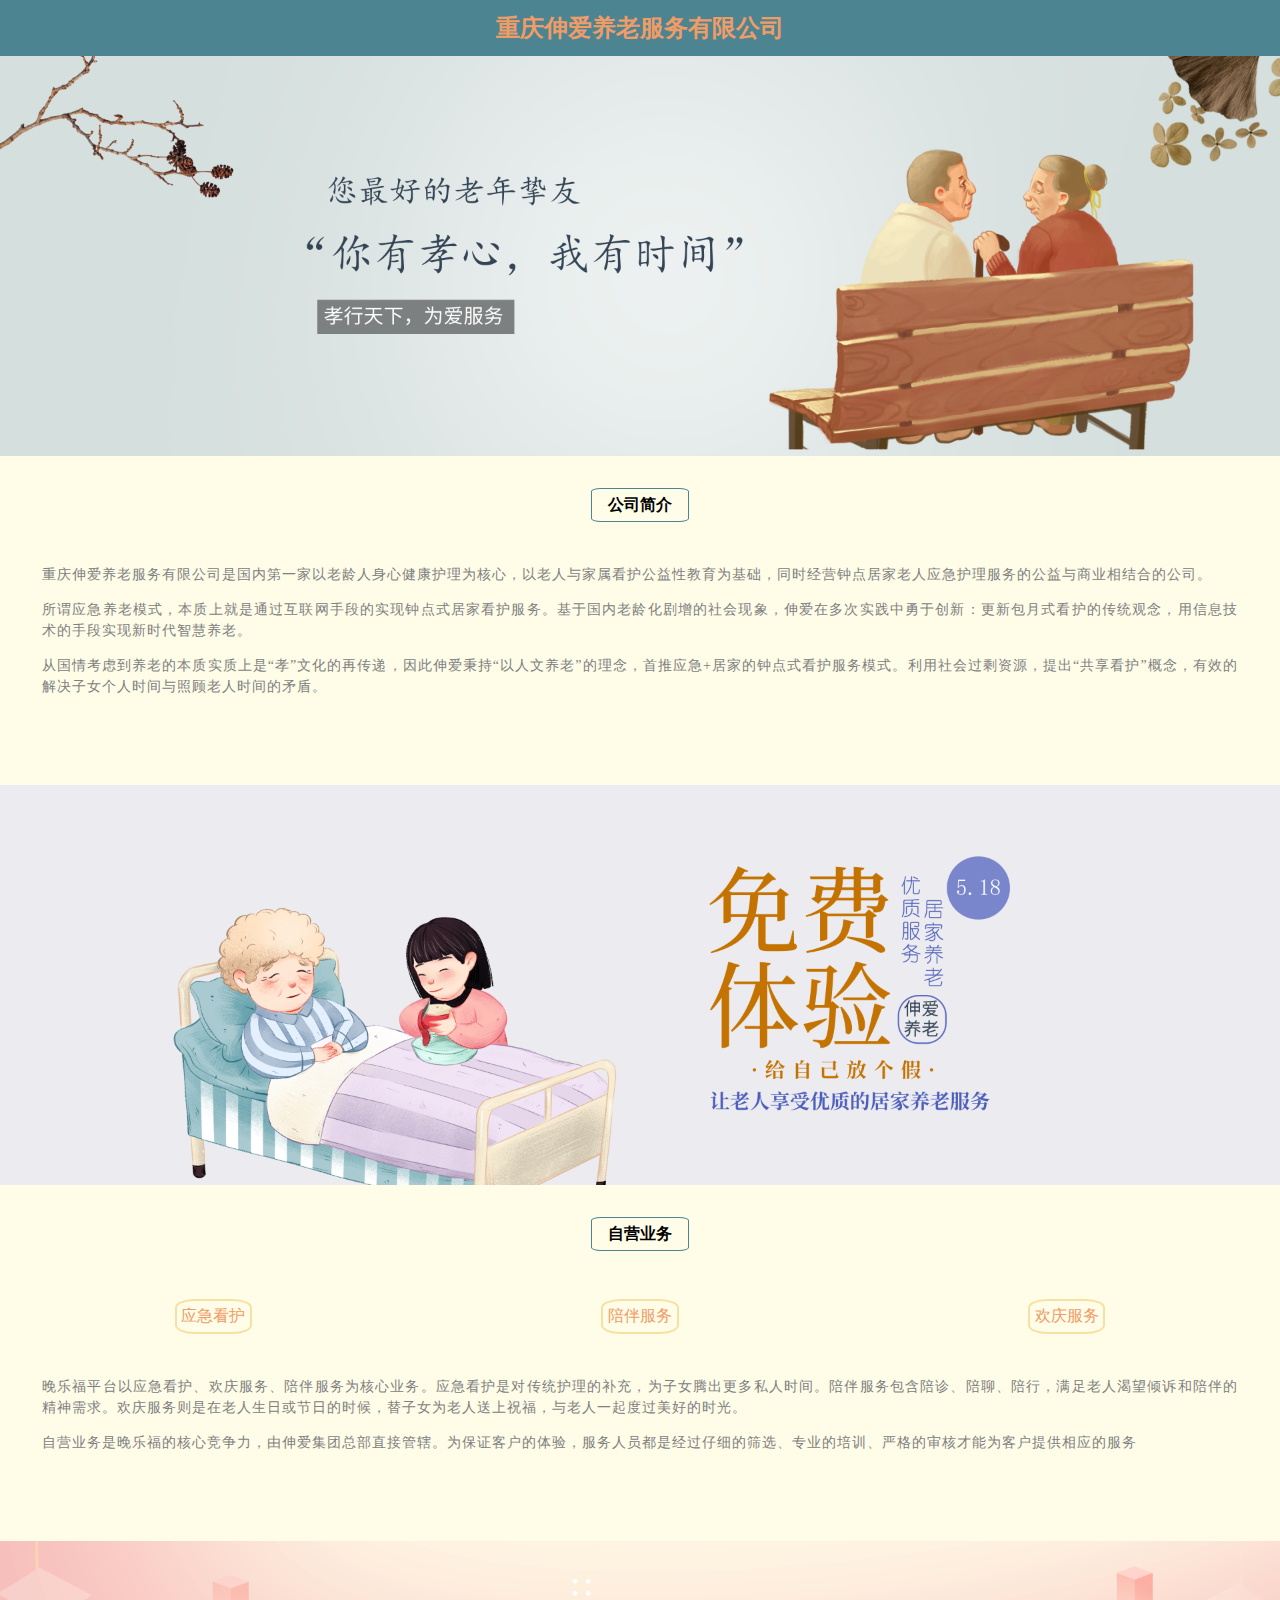
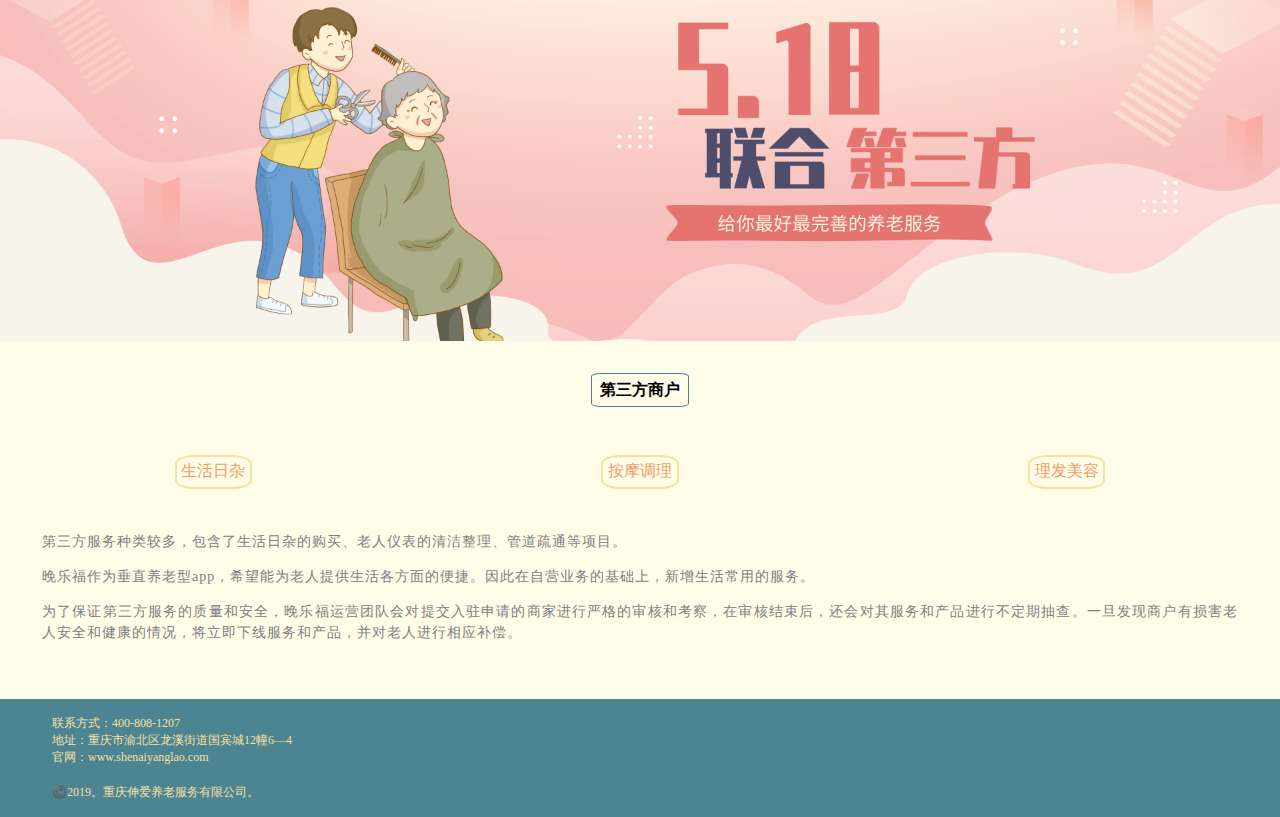
<file: wechat/wechat_index.html>
<!DOCTYPE html>
<html lang="en">
<head>
    <meta charset="UTF-8">
    <meta name="viewport" content="width=device-width, initial-scale=1.0">
    <meta http-equiv="X-UA-Compatible" content="ie=edge">
    <link rel="stylesheet" type="text/css" href="wechat_index.css">
    <title>公司简介</title>
</head>
<body>
    <!--banner-->
    <header>
        <h2>重庆伸爱养老服务有限公司</h2>
        <img src="images/company.png">
    </header>
    
    <!--主页面-->
    <div class="main">
        <!--公司简介-->
        <div class="introduce">
            <h4>公司简介</h4>
            <div class="text">
                <p class="main_text">重庆伸爱养老服务有限公司是国内第一家以老龄人身心健康护理为核心，以老人与家属看护公益性教育为基础，同时经营钟点居家老人应急护理服务的公益与商业相结合的公司。</p>                    
                <p class="main_text">所谓应急养老模式，本质上就是通过互联网手段的实现钟点式居家看护服务。基于国内老龄化剧增的社会现象，伸爱在多次实践中勇于创新：更新包月式看护的传统观念，用信息技术的手段实现新时代智慧养老。</p>
                <p class="main_text">从国情考虑到养老的本质实质上是“孝”文化的再传递，因此伸爱秉持“以人文养老”的理念，首推应急+居家的钟点式看护服务模式。利用社会过剩资源，提出“共享看护”概念，有效的解决子女个人时间与照顾老人时间的矛盾。</p>
            </div>
         </div>
        
        <!--自营-->
        <div class="oneself">
            <img class="serve_banner" src="images/serve_banner.png">
            <h4>自营业务</h4>
            <div class="serve">
                <h3>应急看护</h3>
                <h3>陪伴服务</h3>
                <h3>欢庆服务</h3>
            </div>
            <div class="text">
                <p class="main_text">晚乐福平台以应急看护、欢庆服务、陪伴服务为核心业务。应急看护是对传统护理的补充，为子女腾出更多私人时间。陪伴服务包含陪诊、陪聊、陪行，满足老人渴望倾诉和陪伴的精神需求。欢庆服务则是在老人生日或节日的时候，替子女为老人送上祝福，与老人一起度过美好的时光。</p>
                <p class="main_text">自营业务是晚乐福的核心竞争力，由伸爱集团总部直接管辖。为保证客户的体验，服务人员都是经过仔细的筛选、专业的培训、严格的审核才能为客户提供相应的服务</p>
            </div>
        </div>

        <!--第三方-->
        <div class="merchant">
            <img class="serve_banner2" src="images/serve_banner2.png">
            <h4>第三方商户</h4>
            <div class="serve">
                <h3>生活日杂</h3>
                <h3>按摩调理</h3>
                <h3>理发美容</h3>
            </div>
            <div class="text">
                <p class="main_text">第三方服务种类较多，包含了生活日杂的购买、老人仪表的清洁整理、管道疏通等项目。</p>
                <p class="main_text">晚乐福作为垂直养老型app，希望能为老人提供生活各方面的便捷。因此在自营业务的基础上，新增生活常用的服务。</p>
                <p class="main_text">为了保证第三方服务的质量和安全，晚乐福运营团队会对提交入驻申请的商家进行严格的审核和考察，在审核结束后，还会对其服务和产品进行不定期抽查。一旦发现商户有损害老人安全和健康的情况，将立即下线服务和产品，并对老人进行相应补偿。</p>
            </div>
        </div>
    </div>

    <!--页脚-->
    <footer>
        <!-- <img src="/images/logo.jpg"> -->
        <div class="info">
            <p>联系方式：400-808-1207</p>
            <p>地址：重庆市渝北区龙溪街道国宾城12幢6—4
            <p>官网：www.shenaiyanglao.com</p>
            <br>
            <p>©️2019。重庆伸爱养老服务有限公司。</p>
        </div>
    </footer>
</body>
</html>
</file>
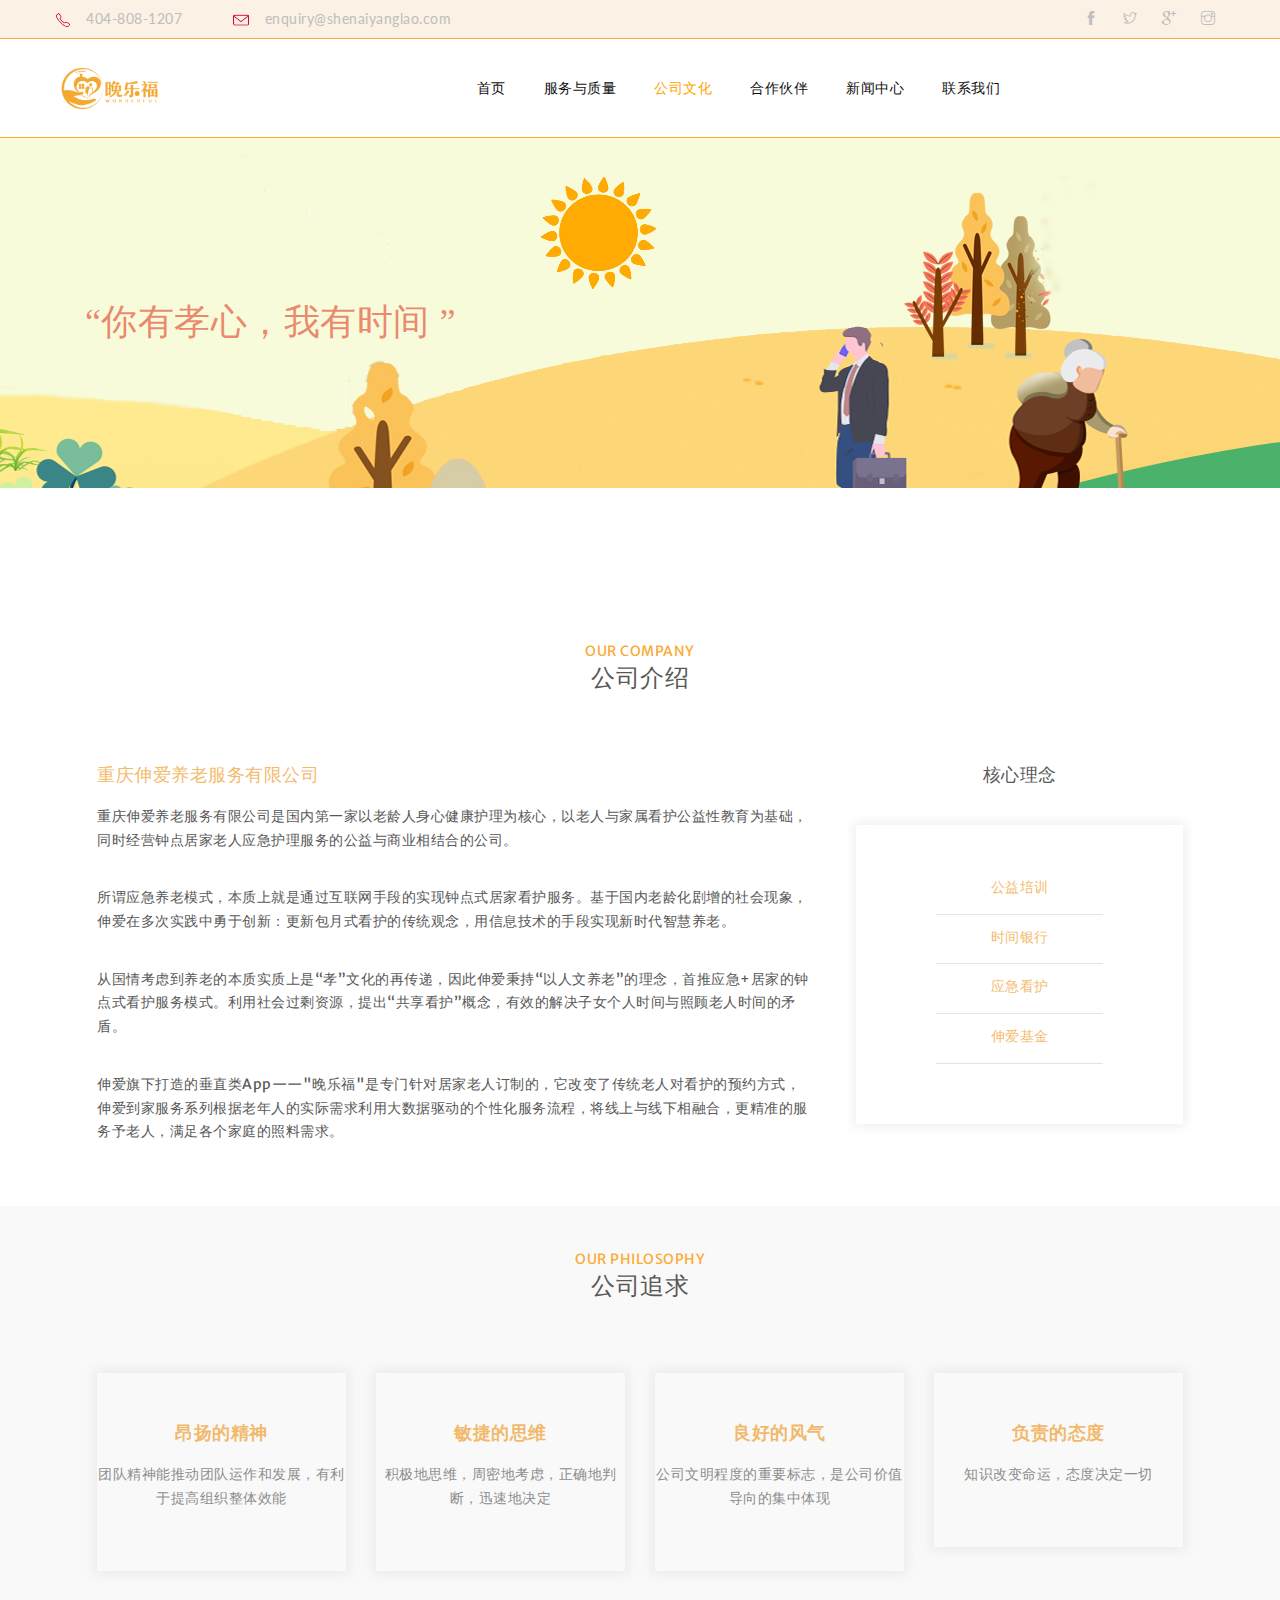
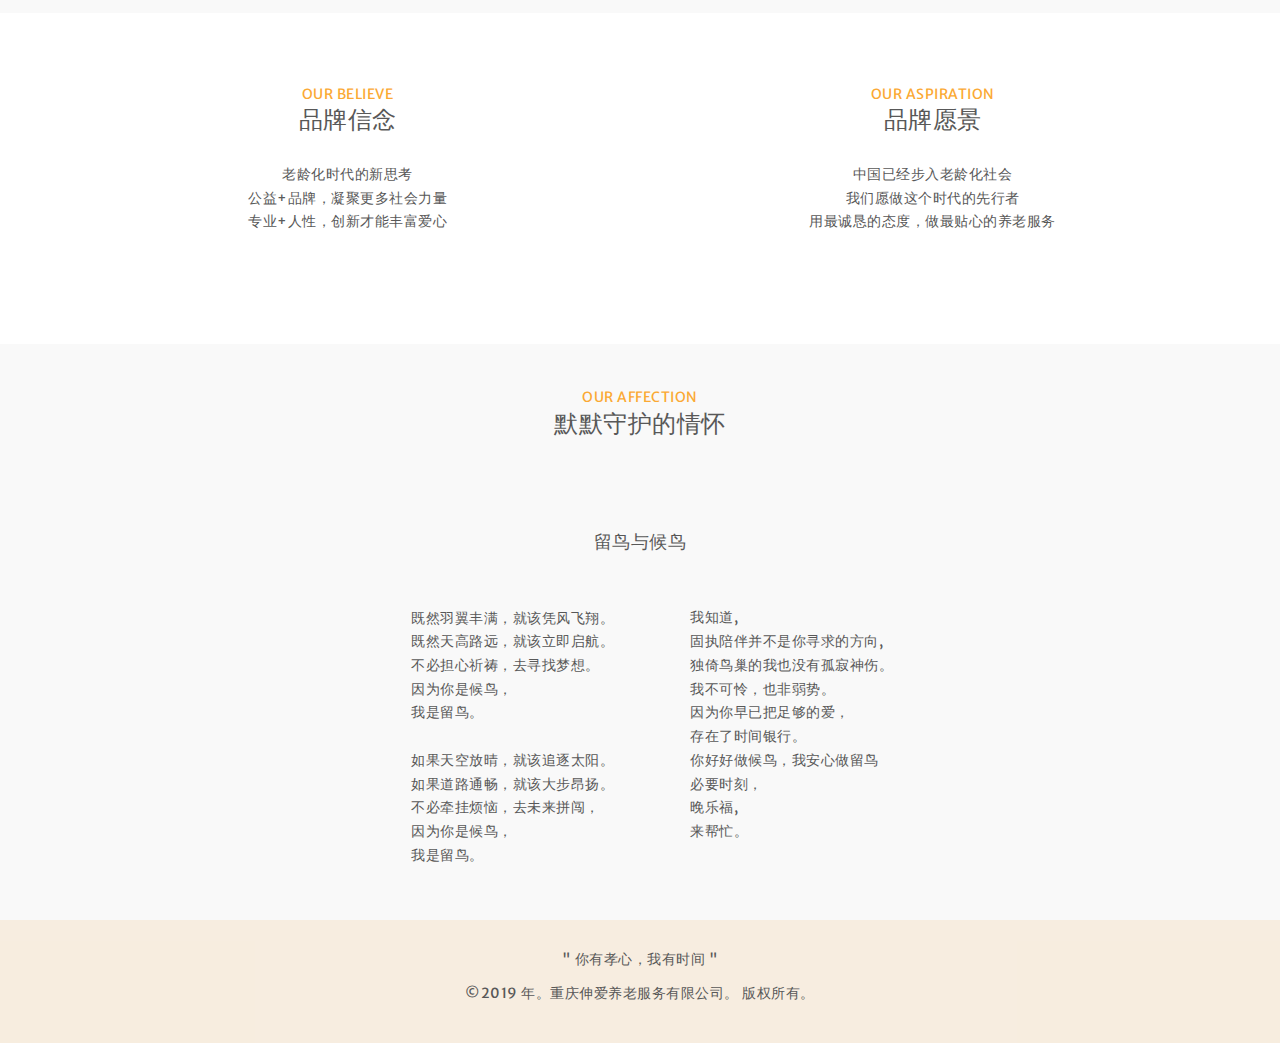
<file: wlf/company.html>
<!DOCTYPE html>
<html lang="zxx">
<head>
	<meta charset="utf-8">
	<title>晚乐福 —— 公司文化</title>
	<link rel="shortcut icon" href="assets/img/icon.ico">

	<meta name="description" content="晚乐福为你提供有情感有维度的居家养老服务">

	<meta name="keywords" content="居家养老">

	<meta name="author" content="晚乐福">

	<!-- Mobile Specific Meta -->
	<meta name="viewport" content="width=device-width, initial-scale=1">

	<!-- css-include -->

	<!-- boorstrap -->
	<link rel="stylesheet" type="text/css" href="assets/css/bootstrap.min.css">
	<!-- themify-icon.css -->
	<link rel="stylesheet" type="text/css" href="assets/css/themify-icons.css">
	<!-- owl-carousel -->
	<link rel="stylesheet" type="text/css" href="assets/css/owl.carousel.css">
	<!-- Video-min -->
	<link rel="stylesheet" type="text/css" href="assets/css/video.min.css">
	<!-- animate.css -->
	<link rel="stylesheet" type="text/css" href="assets/css/animate.css">
	<!-- REVOLUTION STYLE SHEETS -->
	<link rel="stylesheet" type="text/css" href="rev-slider/css/settings.css">
	<!-- REVOLUTION LAYERS STYLES -->
	<link rel="stylesheet" type="text/css" href="rev-slider/css/layers.css">
	<!-- REVOLUTION NAVIGATION STYLES -->
	<link rel="stylesheet" type="text/css" href="rev-slider/css/navigation.css">
	<!-- menu style -->
	<link rel="stylesheet" type="text/css" href="assets/css/menu.css">
	<!-- style -->
	<link rel="stylesheet" type="text/css" href="assets/css/style.css">
	<!-- responsive.css -->
	<link rel="stylesheet" type="text/css" href="assets/css/responsive.css">
</head>
<!-- /end of head -->

<body>
	<div id="preloader"></div>
	<!-- Start of Header 
	============================================= -->
	<header>
		<div class="header-top-bg">
			<div class="container">
				<div class="row">
					<div class="header-top">
						<div class="head-top-info pull-left">
							<ul class="top-info">
								<li><img src="assets/img/call.png" alt="image">404-808-1207</li>
								<li><img src="assets/img/inbox.png" alt="image">enquiry@shenaiyanglao.com</li>
							</ul>
						</div>
						<!-- /head-top-info -->
						<div class="header-social pull-right">
							<div class="social">
								<ul class="social-list">
									<li><a href="#"><span class="ti-facebook"></span></a></li>
									<li><a href="#"><span class="ti-twitter"></span></a></li>
									<li><a href="#"><span class="ti-google"></span></a></li>
									<li><a href="#"><span class="ti-instagram"></span></a></li>
								</ul>
							</div>
						</div>
						<!-- /header-social -->
					</div><!-- /header-top -->
				</div><!-- /row -->
			</div><!-- /container -->
		</div>
		<div class="menu-bar">
			<div class="container">
				<div class="row">
					<nav class="navbar">
						<!-- Brand and toggle get grouped for better mobile display -->
						<div class="navbar-header">
							<a class="navbar-brand" href="index.html"><img src="assets/img/logo.png" alt="image"></a>
						</div>

						<!-- Collect the nav links, forms, and other content for toggling -->
						<div class="collapse navbar-collapse" id="bs-example-navbar-collapse-1">
							<ul class="nav navbar-nav navbar-right">
								<li><a href="index.html">首页</a></li>
								<li><a href="#">服务与质量</a>
									<ul class="menu-dropdown">
										<li><a href="self-support.html">自营业务</a></li>
										<li><a href="san.html">第三方服务</a></li>
									</ul>
								</li>
								<li ><a href="#" style="color: orange">公司文化</a>
									<!-- <ul class="menu-dropdown">
										<li><a href="event.html">Events</a></li>
										<li><a href="event-single.html">Events Details</a></li>
									</ul> -->
								</li>
								<li><a href="partner.html">合作伙伴</a>
									<!-- <ul class="menu-dropdown">
										<li><a href="blog-archive.html">Blog Archive</a></li>
										<li><a href="blog-single.html">Blog Details</a></li>
									</ul> -->
								</li>
								<li><a href="new.html">新闻中心</a>
									<!-- <ul class="menu-dropdown">
										<li><a href="blog-archive.html">养老政策</a></li>
										<li><a href="blog-single.html">公司动态</a></li>
									</ul> -->
								</li>
								<li><a href="contact.html">联系我们</a>
									<!-- <ul class="menu-dropdown">
										<li><a href="contact.html">Contact</a></li>
										<li><a href="404.html">404</a></li>
										<li><a href="about-us.html">About-us</a></li>
									</ul> -->
								</li>
							</ul>
						</div><!-- /.navbar-collapse -->
						<!-- <div class="home-donate donate-btn-1 text-uppercase">
							<a href="donation.html">donate now</a>
						</div>
						<div id="sb-search" class="sb-search " >
							    <form action="#" method="post">
								   <input class="sb-search-input " onkeyup="buttonUp();" placeholder="Enter Your Search Word..." type="search" value="" name="search" id="search">
								 <input class="sb-search-submit" type="submit"  value="">
								 <span class="sb-icon-search"><i class="ti-search"></i></span>
							    </form>
						</div>
					</nav>
					<div class="wrap"> -->
						<!--MENU-->
						<div id="main-menu">
							<div class="menu-btn">
								<div class="menu-btn-line menu-btn-line-1"></div>
								<div class="menu-btn-line menu-btn-line-2"></div>
								<div class="menu-btn-line menu-btn-line-3"></div>
							</div>
							<div class="moduletable_menu">

								<ul class="nav menu">
									<li><a href="index.html">首页</a></li>
									<li><a href="self-support.html">服务与质量</a></li>
									<li><a href="#".html">公司文化</a></li>
									<li><a href="partner.html">合作伙伴</a></li>
									<li><a href="new.html">新闻中心</a></li>
									<li><a href="contact.html">联系我们</a></li>
									<!-- <li><a href="event.html">Event</a></li> -->
									<!-- <li><a href="event-single.html">Event Single</a></li>
									<li><a href="404.html">404</a></li>
									<li><a href="contact.html">Contacts</a></li> -->
								</ul>
							</div>
						</div>
						<!-- END menu -->
					</div><!--/wrap  -->
				</div><!--/row  -->
			</div><!--/container  -->
		</div><!--/menu-bar  -->
	</header>
	<!-- End of Header 
	============================================= -->

	<!-- Start of page head section 
	============================================= -->
	<section id="page-head" class="page-head-section">
		<div class="page-head-overlay company-bag"">
			<div class="container">
				<div class="row">
					<div class="page-head-content">
						<!-- <div class="page-head-style">
							<img src="assets/img/page-head-style.png" alt="image">
						</div> -->
						<div class="page-head-title text-uppercase">
							<h2>“你有孝心，我有时间 ”</h2>
						</div>
						<!-- <div class="page-breadcrumb">
							<ul class="breadcrumb">
								<li class="breadcrumb-item"><a href="home-1.html"><span class="mr5 ti-home"></span>Home</a></li>
								<li class="breadcrumb-item active">About Us</li>
							</ul>
						</div> -->
					</div>
				</div>
				<!-- /row -->
			</div>
			<!-- /container -->
		</div>
		<!-- /page-head-overlay -->
	</section>
	<!-- End of  page head section  
	============================================= -->

<!-- Start of 公司简介 
	============================================= -->
	<section id="cause-details-content" class="cause-details-section">
			<div class="container company-wh">
				<div class="row section-content">
					<!-- / cause-details-->
					<div class="cause-details-content">
						<div class="row">
								<div class="section-title text-center">
										<div class="section-title-text text-uppercase">
											<p>OUR COMPANY</p>
										</div>
										<div class="section-title-text">
											<h3>公司介绍</h3>
										</div>
									</div>
							<div class="col-sm-8">
	
								<div class="cause-details-title">
									<div class="section-title-text mb20">
										<h4 style="color: #efa439c2;">重庆伸爱养老服务有限公司</h4>
									</div>
									<div class="cause-details-text">
										<p>重庆伸爱养老服务有限公司是国内第一家以老龄人身心健康护理为核心，以老人与家属看护公益性教育为基础，同时经营钟点居家老人应急护理服务的公益与商业相结合的公司。</p><br>
										</div>
										<p>所谓应急养老模式，本质上就是通过互联网手段的实现钟点式居家看护服务。基于国内老龄化剧增的社会现象，伸爱在多次实践中勇于创新：更新包月式看护的传统观念，用信息技术的手段实现新时代智慧养老。</p><br>
										<p>从国情考虑到养老的本质实质上是“孝”文化的再传递，因此伸爱秉持“以人文养老”的理念，首推应急+居家的钟点式看护服务模式。利用社会过剩资源，提出“共享看护”概念，有效的解决子女个人时间与照顾老人时间的矛盾。</p><br>
										<p>	伸爱旗下打造的垂直类App——"晚乐福"是专门针对居家老人订制的，它改变了传统老人对看护的预约方式，伸爱到家服务系列根据老年人的实际需求利用大数据驱动的个性化服务流程，将线上与线下相融合，更精准的服务予老人，满足各个家庭的照料需求。</p>
									</div>
								</div>
								<!-- /col-sm-8 -->
								<div class="col-sm-4">
									<div class="side-bar-content ml15">
										<!-- /side-bar-search -->
										<div class="category mb40">
											<div class="side-bar-title mb40">
												<h4 class="widgettitle">核心理念</h4>
											</div>
											<!-- /title -->
											<div class="category-item">
												<ul class="category-item-list">
													<li>公益培训</li>
													<li>时间银行</li>
													<li>应急看护</li>
													<li>伸爱基金</li>
												</ul>
											</div>
										</div>
										<!-- /category-item -->
									</div>
								</div>
								<!-- /col-md-4 -->
							</div>
						</div>
					</div>
				</div>
			</section>
		<!-- End of  公司简介
		============================================= -->

	<!-- Start of Ways of help 
	============================================= -->
	<section id="company-help" class="countdown-section">
		<div class="container">
			<div class="row section-content">
				<div class="section-title text-center">
					<div class="section-title-text text-uppercase">
						<p>OUR PHILOSOPHY</p>
					</div>
					<div class="section-title-text">
						<h3>公司追求</h3>
					</div>
				</div>
				<!-- /section-title -->
				<div class="way-help-section-content">
					<div class="row">
						<div class="col-md-3 col-sm-6">
							<div class="way-help-pic-text text-center colmd3">
								<!-- <div class="way-help-pic pb30">
									<img src="assets/img/help-4.png" alt="image">
								</div> -->
								<!-- /img -->
								<div class="way-help-text">
									<div class="way-help-head pb20 text-uppercase">
										<h3 class="orange">昂扬的精神</h3>
									</div>
									<div class="way-help-text-content">
										<p>团队精神能推动团队运作和发展，有利于提高组织整体效能</p>
									</div>
								</div>
								<!-- /text -->
								<div class="hover-content">
									<div class="way-help-head pb20 text-uppercase">
										<h3 class="red">商业化</h3>
									</div>
									<div class="way-help-text-content pb20">
										<p>公司的商业化标准，促使公司职员能够发挥个人禀赋的专业知识和技能，形成自由的意识和充分的创造力，提高职员的工作能力和效率，促进公司的高速发展，实现公司和员工共发展的双赢局面。</p>
									</div>
									<div class="way-help-pic pb30">
										<a href="#"><span class="red ti-plus"></span></a>
									</div>
								</div>
							</div>
						</div>
						<!-- /col-sm-3 -->

						<div class="col-md-3 col-sm-6">
							<div class="way-help-pic-text text-center colmd3">
								<!-- <div class="way-help-pic pb30">
									<img src="assets/img/help-2.png" alt="image">
								</div> -->
								<!-- /img -->
								<div class="way-help-text">
									<div class="way-help-head pb20 text-uppercase">
										<h3 class="orange">敏捷的思维</h3>
									</div>
									<div class="way-help-text-content">
										<p>积极地思维，周密地考虑，正确地判断，迅速地决定</p>
									</div>
								</div>
								<!-- /text -->
								<div class="hover-content">
									<div class="way-help-head pb20 text-uppercase">
										<h3 class="red">专业化</h3>
									</div>
									<div class="way-help-text-content pb20">
										<p>公司专业化的发展，促使各部门间的明确分工，提高工作的效率，为公司的发展创造更多的价值。</p>
									</div>
									<div class="way-help-pic pb30">
										<a href="#"><span class="red ti-plus"></span></a>
									</div>
								</div>
							</div>
						</div>
						<!-- /col-sm-3 -->

						<div class="col-md-3 col-sm-6">
							<div class="way-help-pic-text text-center colmd3">
								<!-- <div class="way-help-pic pb30">
									<img src="assets/img/help-3.png" alt="image">
								</div> -->
								<!-- /img -->
								<div class="way-help-text">
									<div class="way-help-head pb20 text-uppercase">
										<h3 class="orange">良好的风气</h3>
									</div>
									<div class="way-help-text-content">
										<p>公司文明程度的重要标志，是公司价值导向的集中体现</p>
									</div>
								</div>
								<!-- /text -->
								<div class="hover-content">
									<div class="way-help-head pb20 text-uppercase">
										<h3 class="red">标准化</h3>
									</div>
									<div class="way-help-text-content pb20">
										<p>公司工作操作的标准化，提高了员工的工作效率，减少了员工在工作的过程中错误的出现，减少公司的损失。</p>
									</div>
									<div class="way-help-pic pb30">
										<a href="#"><span class="red ti-plus"></span></a>
									</div>
								</div>
							</div>
						</div>
						<!-- /col-sm-3 -->

						<div class="col-md-3 col-sm-6">
							<div class="way-help-pic-text text-center colmd3">
								<!-- <div class="way-help-pic pb30">
									<img src="assets/img/help-4.png" alt="image">
								</div> -->
								<!-- /img -->
								<div class="way-help-text">
									<div class="way-help-head pb20 text-uppercase">
										<h3 class="orange">负责的态度</h3>
									</div>
									<div class="way-help-text-content">
										<p>知识改变命运，态度决定一切</p>
									</div>
								</div>
								<!-- /text -->
								<div class="hover-content">
									<div class="way-help-head pb20 text-uppercase">
										<h3 class="red">规范化</h3>
									</div>
									<div class="way-help-text-content pb20">
										<p>公司管理规划化的出现，让公司的发展更快的步入了正轨，促进公司的高速发展。</p>
									</div>
									<div class="way-help-pic pb30">
										<a href="#"><span class="red ti-plus"></span></a>
									</div>
								</div>
							</div>
						</div>
						<!-- /col-sm-3 -->
					</div>
				</div><!-- /way-help-section-content -->
			</div><!-- /row-->
		</div><!-- /container -->
	</section>
	<!-- End of Ways of help  
	============================================= -->
	
	<!--start of 公司品牌-->
	<section id="company-pinpai" class="pinpai-section">
		<div class="container">
			<div class="row">
				<div class="col-md-6">
					<div class=pinpai-xinnian>
						<div class="section-title text-center pinpai-title">
							<div class="section-title-text text-uppercase">
								<p>OUR BELIEVE</p>
							</div>
							<div class="section-title-text">
								<h3>品牌信念</h3>
							</div>
						</div>
						<p class="pinpai">老龄化时代的新思考<br>
							公益+品牌，凝聚更多社会力量<br>
							专业+人性，创新才能丰富爱心<br>
						</p>
					</div>
				</div>
				<div class="col-md-6">
					<div class="pinpai-yuanjin">
						<div class="section-title text-center pinpai-title">
								<div class="section-title-text text-uppercase">
									<p>OUR ASPIRATION</p>
								</div>
								<div class="section-title-text">
									<h3>品牌愿景</h3>
								</div>
							</div>
						<p class="pinpai">
							中国已经步入老龄化社会<br>
							我们愿做这个时代的先行者<br>
							用最诚恳的态度，做最贴心的养老服务<br>
						</p>
					</div>
				</div>
			</div>
		</div>
	</section>
	<!--end of 公司品牌-->

	<!-- Start of Count Down 
	============================================= -->
	<section id="countdown-area" class="countdown-section">
		<div class="container">
			<div class="row section-content">
				<div class="countdown-section-content">
					<div class="row">
						<div class="wlf">
							<p class="wlf-p">OUR AFFECTION</p>
							<h3 class="wlf-title">默默守护的情怀</h3>
						</div>
						<h4 class="poem-title">留鸟与候鸟</h4>
						<!-- <div class="company-aff">
							<p class="float-left">既然天高路远，就应该立即启航。<br>
								去远方寻找自己，不必担心祈祷，<br>
								因为你是候鸟，<br>
								我是留鸟。<br>
								<br>
								如果天空放晴，就应该追逐太阳。<br>
								如果道路通畅，就应该大步昂扬。<br>
								去未来实现愿望，不必牵挂烦恼，<br>
								因为你是候鸟，<br>
								我是留鸟。
							</p>
							<p class="float-right">
								我知道,<br>
								固执陪伴并不是你寻求的方向,<br>
								独倚鸟巢的我也没有孤寂神伤。<br>
								<br>
								我不可怜，也非弱势。<br>
								因为你早已把足够的爱，<br>
								存在了时间银行。<br>
								你好好做候鸟，我安心做留鸟<br>
								必要时刻，<br>
								晚乐福,<br>
								来帮忙。<br>
							</p>
						</div> -->
						<div class="col-md-3"></div>
						<div class="col-md-3 col-sm-6">
							<div class="about-slider-text">
								<div class="about-slider-text-head pb40">
									
								</div>
								<div class="company-poem">既然羽翼丰满，就该凭风飞翔。<br>
									 <p class="company-pome1">
										既然天高路远，就该立即启航。<br>
										不必担心祈祷，去寻找梦想。<br>
										因为你是候鸟，<br>
										我是留鸟。<br>
										<br>
										如果天空放晴，就该追逐太阳。<br>
										如果道路通畅，就该大步昂扬。<br>
										不必牵挂烦恼，去未来拼闯，<br>
										因为你是候鸟，<br>
										我是留鸟。
									</p>
								</div>
							</div>
						</div> 
						<!-- /col-md-6 -->
						<div class="col-md-3 col-sm-6">
								<div class="about-us count-right-img pl30 colmd6">
									<!-- <div class="about-us-slider">
										<div class="about-us-slider-img">
											<img src="assets/img/count-right.jpg" alt="image">
										</div>
										<div class="about-us-slider-img">
											<img src="assets/img/count-right.jpg" alt="image">
										</div>
										<div class="about-us-slider-img">
											<img src="assets/img/count-right.jpg" alt="image">
										</div>
									</div> -->
									<p class="pome-right"> 我知道,<br>
										固执陪伴并不是你寻求的方向,<br>
										独倚鸟巢的我也没有孤寂神伤。<br>
										我不可怜，也非弱势。<br>
										因为你早已把足够的爱，<br>
										存在了时间银行。<br>
										你好好做候鸟，我安心做留鸟<br>
										必要时刻，<br>
										晚乐福,<br>
										来帮忙。<br>
									</p> 
								</div>
						</div>
						<div class="col-md-3"></div> 
					</div>
				</div>
			</div> 
		</div><!-- /container
	</section>
	<!-- End of Count Down  
	============================================= -->

	

	<!-- Start of footer section
	============================================= -->
	<footer>
		<p>" 你有孝心，我有时间 "</p>
		<p>©2019 年。重庆伸爱养老服务有限公司。 版权所有。</p>		
	</footer>
	<!-- End of footer section
	============================================= -->


	<!-- js -->
	<script type="text/javascript" src="assets/js/jquery-2.1.4.min.js"></script>
	<script type="text/javascript" src="assets/js/bootstrap.min.js"></script>
	<script type="text/javascript" src="assets/js/owl.carousel.min.js"></script>
	<script type="text/javascript" src="assets/js/jquery.magnific-popup.min.js"></script>
	<script type="text/javascript" src="assets/js/waypoints.min.js"></script>
	<script type="text/javascript" src="assets/js/jquery.counterup.min.js"></script>
	<script type="text/javascript" src="assets/js/wow.min.js"></script>
	<script type="text/javascript">new WOW().init();</script>
	<script type="text/javascript" src="assets/js/circle-progress.js"></script>
	<!-- REVOLUTION JS FILES -->
	<script type="text/javascript" src="rev-slider/js/jquery.themepunch.tools.min.js"></script>
	<script type="text/javascript" src="rev-slider/js/jquery.themepunch.revolution.min.js"></script>

    <!-- SLIDER REVOLUTION 5.0 EXTENSIONS (Load Extensions only on Local File Systems !
    The following part can be removed on Server for On Demand Loading) -->

    <script type="text/javascript" src="rev-slider/js/revolution.extension.actions.min.js"></script>
    
    <script type="text/javascript" src="rev-slider/js/revolution.extension.layeranimation.min.js"></script>
    <script type="text/javascript" src="rev-slider/js/revolution.extension.navigation.min.js"></script>
    <script type="text/javascript" src="rev-slider/js/revolution.extension.parallax.min.js"></script>
    <script type="text/javascript" src="rev-slider/js/revolution.extension.slideanims.min.js"></script>
    <script type="text/javascript" src="rev-slider/js/revolution.extension.video.min.js"></script>
    <script type="text/javascript" src="assets/js/function.js"></script>
</body> 
</html>
</file>
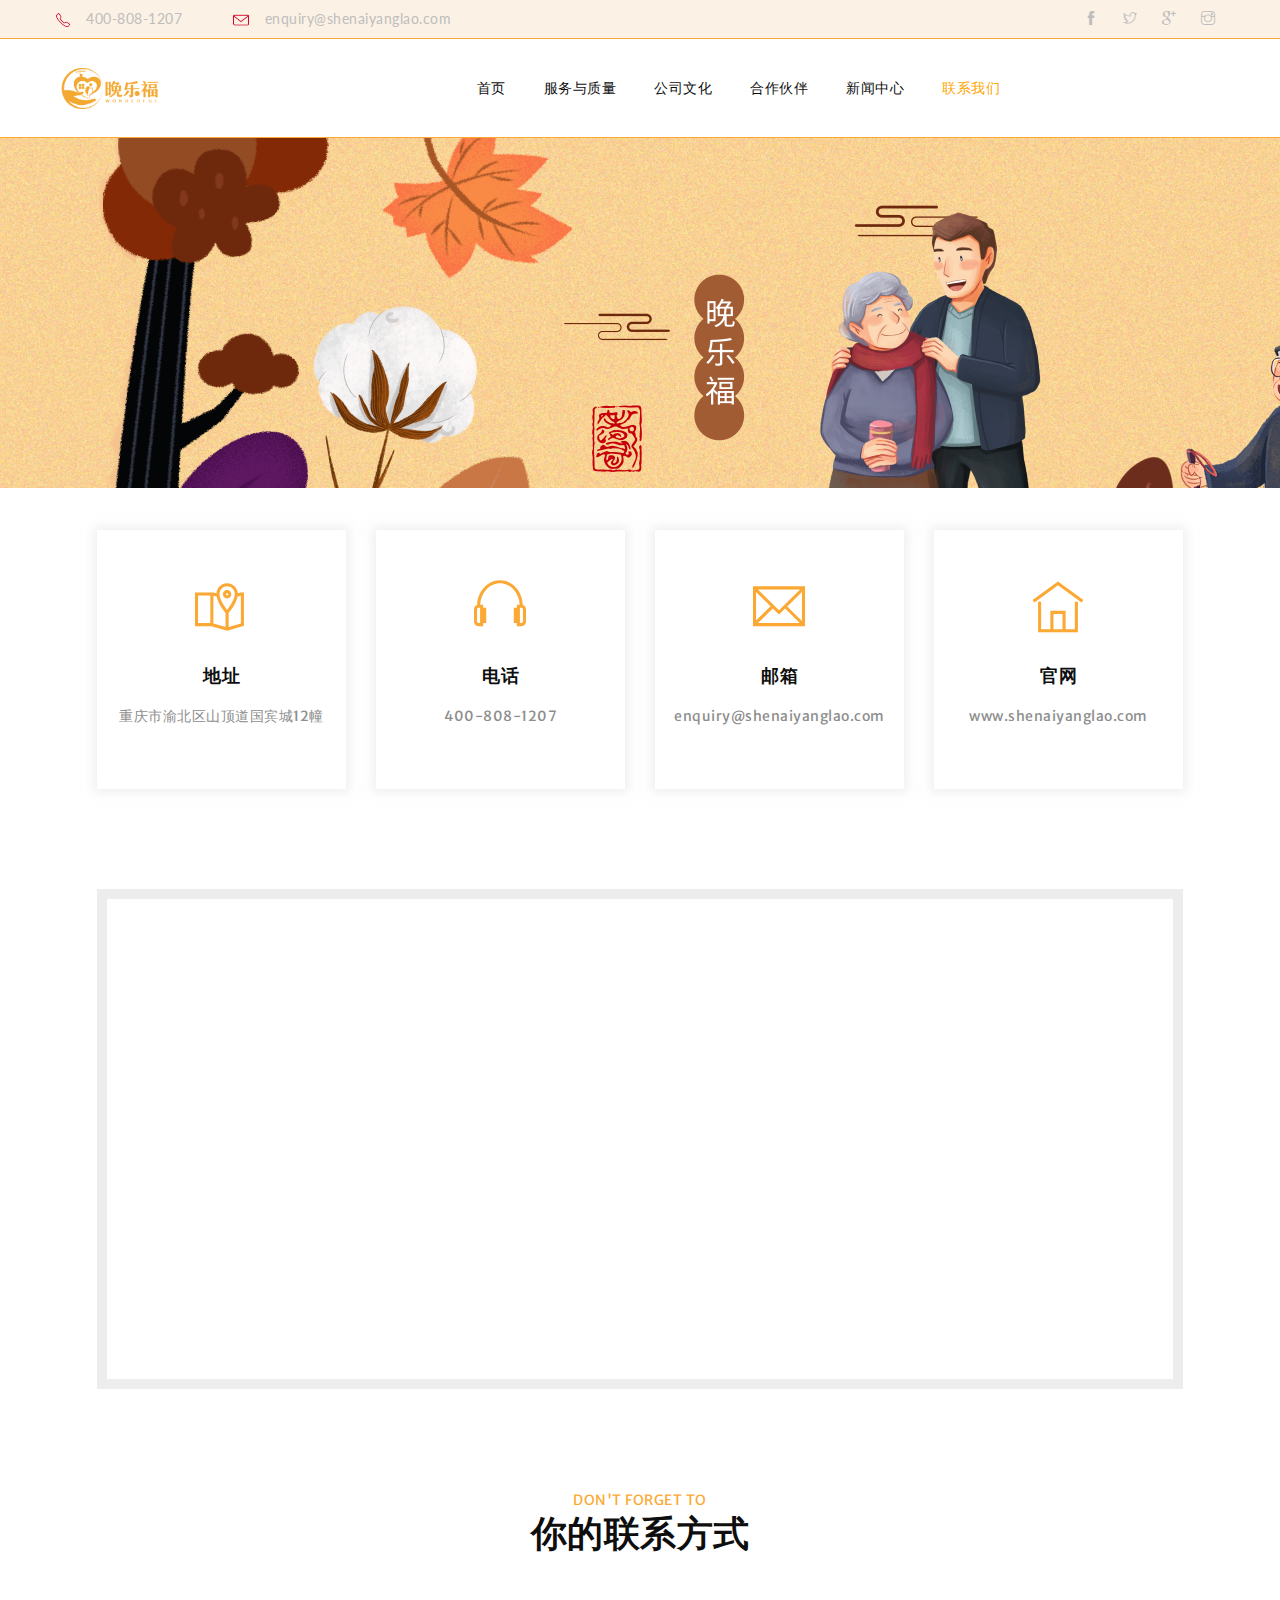
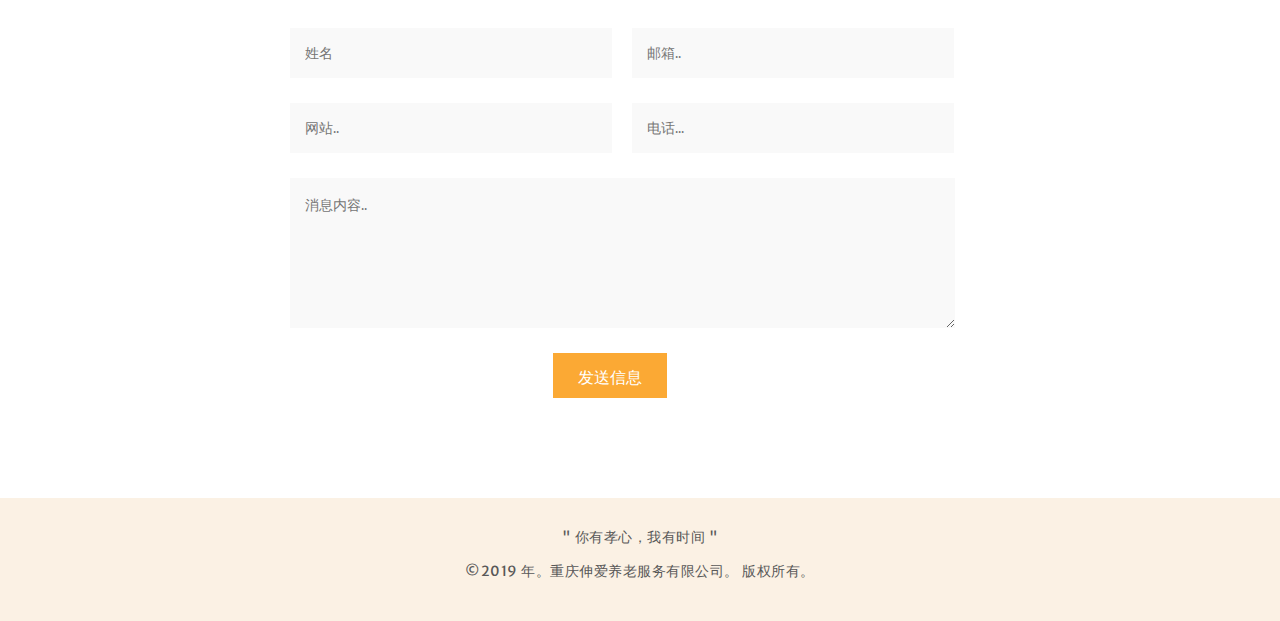
<file: wlf/contact.html>
<!DOCTYPE html>
<html lang="zxx">
<head>
	<meta charset="utf-8">
	<title>晚乐福 —— 联系我们
	</title>
	<link rel="shortcut icon" href="assets/img/icon.ico">

	<meta name="description" content="晚乐福为你提供有情感有维度的居家养老服务">

	<meta name="keywords" content="居家养老">

	<meta name="author" content="晚乐福">

	<!-- Mobile Specific Meta -->
	<meta name="viewport" content="width=device-width, initial-scale=1">

	<!-- css-include -->

	<!-- boorstrap -->
	<link rel="stylesheet" type="text/css" href="assets/css/bootstrap.min.css">
	<!-- themify-icon.css -->
	<link rel="stylesheet" type="text/css" href="assets/css/themify-icons.css">
	<!-- owl-carousel -->
	<link rel="stylesheet" type="text/css" href="assets/css/owl.carousel.css">
	<!-- Video-min -->
	<link rel="stylesheet" type="text/css" href="assets/css/video.min.css">
	<!-- animate.css -->
	<link rel="stylesheet" type="text/css" href="assets/css/animate.css">
	<!-- REVOLUTION STYLE SHEETS -->
	<link rel="stylesheet" type="text/css" href="rev-slider/css/settings.css">
	<!-- REVOLUTION LAYERS STYLES -->
	<link rel="stylesheet" type="text/css" href="rev-slider/css/layers.css">
	<!-- REVOLUTION NAVIGATION STYLES -->
	<link rel="stylesheet" type="text/css" href="rev-slider/css/navigation.css">
	<!-- menu style -->
	<link rel="stylesheet" type="text/css" href="assets/css/menu.css">
	<!-- style -->
	<link rel="stylesheet" type="text/css" href="assets/css/style.css">
	<!-- responsive.css -->
	<link rel="stylesheet" type="text/css" href="assets/css/responsive.css">
</head>
<!-- /end of head -->

<body>
	<div id="preloader"></div>
	<!-- Start of Header 
	============================================= -->
	<header>
		<div class="header-top-bg">
			<div class="container">
				<div class="row">
					<div class="header-top">
						<div class="head-top-info pull-left">
							<ul class="top-info">
								<li><img src="assets/img/call.png" alt="image">400-808-1207</li>
								<li><img src="assets/img/inbox.png" alt="image">enquiry@shenaiyanglao.com</li>
							</ul>
						</div>
						<!-- /head-top-info -->
						<div class="header-social pull-right">
							<div class="social">
								<ul class="social-list">
									<li><a href="#"><span class="ti-facebook"></span></a></li>
									<li><a href="#"><span class="ti-twitter"></span></a></li>
									<li><a href="#"><span class="ti-google"></span></a></li>
									<li><a href="#"><span class="ti-instagram"></span></a></li>
								</ul>
							</div>
						</div>
						<!-- /header-social -->
					</div><!-- /header-top -->
				</div><!-- /row -->
			</div><!-- /container -->
		</div>
		<div class="menu-bar">
			<div class="container">
				<div class="row">
					<nav class="navbar">
						<!-- Brand and toggle get grouped for better mobile display -->
						<div class="navbar-header">
							<a class="navbar-brand" href="index.html"><img src="assets/img/logo.png" alt="logo"></a>
						</div>

						<!-- Collect the nav links, forms, and other content for toggling -->
						<div class="collapse navbar-collapse" id="bs-example-navbar-collapse-1">
							<ul class="nav navbar-nav navbar-right">
								<li><a href="index.html">首页</a></li>
								<li><a href="#"">服务与质量</a>
									<ul class="menu-dropdown">
										<li><a href="self-support.html">自营业务</a></li>
										<li><a href="san.html">第三方商户</a></li>
									</ul>
								</li>
								<li><a href="company.html">公司文化</a>
									<!-- <ul class="menu-dropdown">
										<li><a href="event.html">Events</a></li>
										<li><a href="event-single.html">Events Details</a></li>
									</ul> -->
								</li>
								<li><a href="partner.html">合作伙伴</a>
									<!-- <ul class="menu-dropdown">
										<li><a href="event.html">Events</a></li>
										<li><a href="event-single.html">Events Details</a></li>
									</ul> -->
								</li>
								<li><a href="new.html">新闻中心</a>
									<!-- <ul class="menu-dropdown">
										<li><a href="blog-archive.html">养老政策</a></li>
										<li><a href="blog-single.html">公司动态</a></li>
									</ul> -->
								</li>
								<li><a href="#" style="color: orange">联系我们</a>
									<!-- <ul class="menu-dropdown">
										<li><a href="contact.html">Contact</a></li>
										<li><a href="404.html">404</a></li>
										<li><a href="about-us.html">About-us</a></li>
									</ul> -->
								</li>
							</ul>
						</div><!-- /.navbar-collapse -->
						<!-- <div class="home-donate donate-btn-1 text-uppercase">
							<a href="donation.html">donate now</a>
						</div>
						<div id="sb-search" class="sb-search " >
							    <form action="#" method="post">
								   <input class="sb-search-input " onkeyup="buttonUp();" placeholder="Enter Your Search Word..." type="search" value="" name="search" id="search">
								 <input class="sb-search-submit" type="submit"  value="">
								 <span class="sb-icon-search"><i class="ti-search"></i></span>
							    </form>
						</div> -->
					</nav>
					<div class="wrap">
						<!--MENU-->
						<div id="main-menu">
							<div class="menu-btn">
								<div class="menu-btn-line menu-btn-line-1"></div>
								<div class="menu-btn-line menu-btn-line-2"></div>
								<div class="menu-btn-line menu-btn-line-3"></div>
							</div>
							<div class="moduletable_menu">

								<ul class="nav menu">
									<li><a href="index.html">首页</a></li>
									<li><a href="self-support.html">服务与质量</a></li>
									<li><a href="company.html">公司文化</a></li>
									<li><a href="partner.html">合作伙伴</a></li>
									<li><a href="new.html">新闻中心</a></li>
									<li><a href="#">联系我们</a></li>
									<!-- <li><a href="event.html">Event</a></li>
									<li><a href="event-single.html">Event Single</a></li>
									<li><a href="404.html">404</a></li>
									<li><a href="contact.html">Contacts</a></li> -->
								</ul>
							</div>
						</div>
						<!-- END menu -->
					</div><!--/wrap  -->
				</div><!--/row  -->
			</div><!--/container  -->
		</div><!--/menu-bar  -->
	</header>
	<!-- End of Header 
	============================================= -->


	<!-- Start of page head section 
	============================================= -->
	<section id="page-head" class="page-head-section">
		<div class="page-head-overlay contact-bag">
			<div class="container">
				<div class="row">
					<div class="page-head-content">
						<!-- <div class="page-head-style">
							<img src="assets/img/page-head-style.png" alt="image">
						</div>
						<div class="page-head-title text-uppercase">
							<h2>Contact us</h2>
						</div> -->
						<!-- <div class="page-breadcrumb">
							<ul class="breadcrumb">
								<li class="breadcrumb-item"><a href="home-1.html"><span class="mr5 ti-home"></span>Home</a></li>
								<li class="breadcrumb-item active">Contact</li>
							</ul>
						</div> -->
					</div>
				</div>
			</div>
		</div>
	</section>
	<!-- End of  page head section  
	============================================= -->

	<!-- Start of contact page section 
	============================================= -->
	<section id="contact-us" class="contact-us-section">
		<div class="container">
			<div class="row section-content">
				<div class="contact-us-section-content">
					
					<div class="way-help-section-content">
						<div class="row">
							<div class="col-md-3 col-sm-6">
								<div class="way-help-pic-text text-center colmd3">
									<div class="way-help-pic pb30">
										<span class="ti-map-alt"></span>
									</div>
									<!-- /img -->
									<div class="way-help-text">
										<div class="way-help-head pb20 text-uppercase">
											<h3 class="black">地址</h3>
										</div>
										<div class="way-help-text-content">
											<p>重庆市渝北区山顶道国宾城12幢
											</p>
										</div>
									</div>
									<!-- /text -->
								</div>
							</div>
							<!-- /col-sm-3 -->

							<div class="col-md-3 col-sm-6">
								<div class="way-help-pic-text text-center colmd3">
									<div class="way-help-pic pb30">
										<span class="ti-headphone"></span>
									</div>
									<!-- /img -->
									<div class="way-help-text">
										<div class="way-help-head pb20 text-uppercase">
											<h3 class="black">电话</h3>
										</div>
										<div class="way-help-text-content">
											<p>400-808-1207</p>
										</div>
									</div>
									<!-- /text -->
								</div>
							</div>
							<!-- /col-sm-3 -->

							<div class="col-md-3 col-sm-6">
								<div class="way-help-pic-text text-center colmd3">
									<div class="way-help-pic pb30">
										<span class="ti-email"></span>
									</div>
									<!-- /img -->
									<div class="way-help-text">
										<div class="way-help-head pb20 text-uppercase">
											<h3 class="black">邮箱</h3>
										</div>
										<div class="way-help-text-content">
											<p>enquiry@shenaiyanglao.com</p>
										</div>
									</div>
									<!-- /text -->
								</div>
							</div>
							<!-- /col-sm-3 -->

							<div class="col-md-3 col-sm-6">
								<div class="way-help-pic-text text-center colmd3">
									<div class="way-help-pic pb30">
										<span class="ti-home"></span>
									</div>
									<!-- /img -->
									<div class="way-help-text">
										<div class="way-help-head pb20 text-uppercase">
											<h3 class="black">官网</h3>
										</div>
										<div class="way-help-text-content">
											<p>www.shenaiyanglao.com</p>
										</div>
									</div>
									<!-- /text -->
								</div>
							</div>
							<!-- /col-sm-3 -->
						</div>
					</div>
					<!-- /contact-list -->

					<div class="contact-map">
						<div id="google-map">
							<div id="googleMaps" class="google-map-container"></div>
						</div><!-- /#google-map-->
					</div>
					<!-- /contact-map -->

					<div class="contact-form">
						<div class="contact-form-title">
							<div class="section-title text-center">
								<div class="section-title-text text-uppercase">
									<p>DON'T FORGET TO</p>
								</div>
								<div class="section-title-text">
									<h2>你的联系方式</h2>
								</div>
							</div>
						</div>
						<!-- / contact-form-title-->
						<div class="contact-comment-form pb50 clearfix">
							<div class="comment-form">
								<form id="contact_form" action="#" method="POST" enctype="multipart/form-data">
									<div class="contact-comment-info">
										<input class="name" name="name" type="text" placeholder="姓名"..">
									</div>
									<div class="contact-comment-info">
										<input class="email" name="email" type="email" placeholder="邮箱..">
									</div>
									<div class="contact-comment-info">
										<input class="email" name="email" type="text" placeholder="网站..">
									</div>
									<div class="contact-comment-info">
										<div class="contact-comment-info">
											<input class="email" name="email" type="text" placeholder="电话...">
										</div>
									</div>
									<div class="contact-comment-info mt25">
										<textarea id="message" name="message" placeholder="消息内容.. " rows="7" cols="30"></textarea>
									</div>
									<div class="send-button text-uppercase text-center">
										<button type="submit" value="Submit"">发送信息</button> 
									</div>
								</form>
							</div>
						</div>
					</div>
					<!-- / contact-form-->
				</div>
			</div>
		</div>
	</section>
	<!-- End of contact page section  
	============================================= -->


	<!-- Start of footer section
	============================================= -->
	<footer>
		<p>" 你有孝心，我有时间 "</p>
		<p>©2019 年。重庆伸爱养老服务有限公司。 版权所有。</p>		
	</footer>
	<!-- End of footer section
	============================================= -->
	


	<!-- js -->
	<script type="text/javascript" src="assets/js/jquery-2.1.4.min.js"></script>
	<script type="text/javascript" src="assets/js/bootstrap.min.js"></script>
	<script type="text/javascript" src="assets/js/owl.carousel.min.js"></script>
	<script type="text/javascript" src="assets/js/jquery.magnific-popup.min.js"></script>
	<script type="text/javascript" src="assets/js/waypoints.min.js"></script>
	<script type="text/javascript" src="assets/js/jquery.counterup.min.js"></script>
	<script type="text/javascript" src="assets/js/wow.min.js"></script>
	<script type="text/javascript">new WOW().init();</script>
	<script type="text/javascript" src="assets/js/circle-progress.js"></script>
		<!-- REVOLUTION JS FILES -->
	<script type="text/javascript" src="rev-slider/js/jquery.themepunch.tools.min.js"></script>
	<script type="text/javascript" src="rev-slider/js/jquery.themepunch.revolution.min.js"></script>

    <!-- SLIDER REVOLUTION 5.0 EXTENSIONS (Load Extensions only on Local File Systems !
    The following part can be removed on Server for On Demand Loading) -->

    <script type="text/javascript" src="rev-slider/js/revolution.extension.actions.min.js"></script>
    
    <script type="text/javascript" src="rev-slider/js/revolution.extension.layeranimation.min.js"></script>
    <script type="text/javascript" src="rev-slider/js/revolution.extension.navigation.min.js"></script>
    <script type="text/javascript" src="rev-slider/js/revolution.extension.parallax.min.js"></script>
    <script type="text/javascript" src="rev-slider/js/revolution.extension.slideanims.min.js"></script>
    <script type="text/javascript" src="rev-slider/js/revolution.extension.video.min.js"></script>
	<script type="text/javascript" src="assets/js/function.js"></script>
	<!-- Google Maps Script  -->
	<script src="http://maps.google.com/maps/api/js?key=AIzaSyC61_QVqt9LAhwFdlQmsNwi5aUJy9B2SyA"></script>
	<script src="assets/js/gmap3.min.js"></script>
	<script type="text/javascript">
		$(document).ready(function (){
        /*   - Google Map - with support of gmaps.js 
        --------------------------------------------------------------------*/ 

        function isMobile() { 
        	return ('ontouchstart' in document.documentElement);
        }

        function init_gmap() {
        	if ( typeof google == 'undefined' ) return;
        	var options = {
        		center: [23.7110734,90.4871938],
        		zoom: 10,
        		mapTypeControl: true,
        		mapTypeControlOptions: {
        			style: google.maps.MapTypeControlStyle.DROPDOWN_MENU
        		},
        		navigationControl: true,
        		scrollwheel: false,
        		streetViewControl: true,
        	}

        	if (isMobile()) {
        		options.draggable = false;
        	}

        	$('#googleMaps').gmap3({
        		map: {
        			options: options
        		},
        		marker: {
        			latLng: [23.7110734,90.4871938],
        			options: { icon: 'assets/img/map.png' }
        		}
        	});
        }
        init_gmap();
        /*   - Google Map - with support of gmaps.js End 
        --------------------------------------------------------------------*/

    });
</script>
</body> 
</html>
</file>
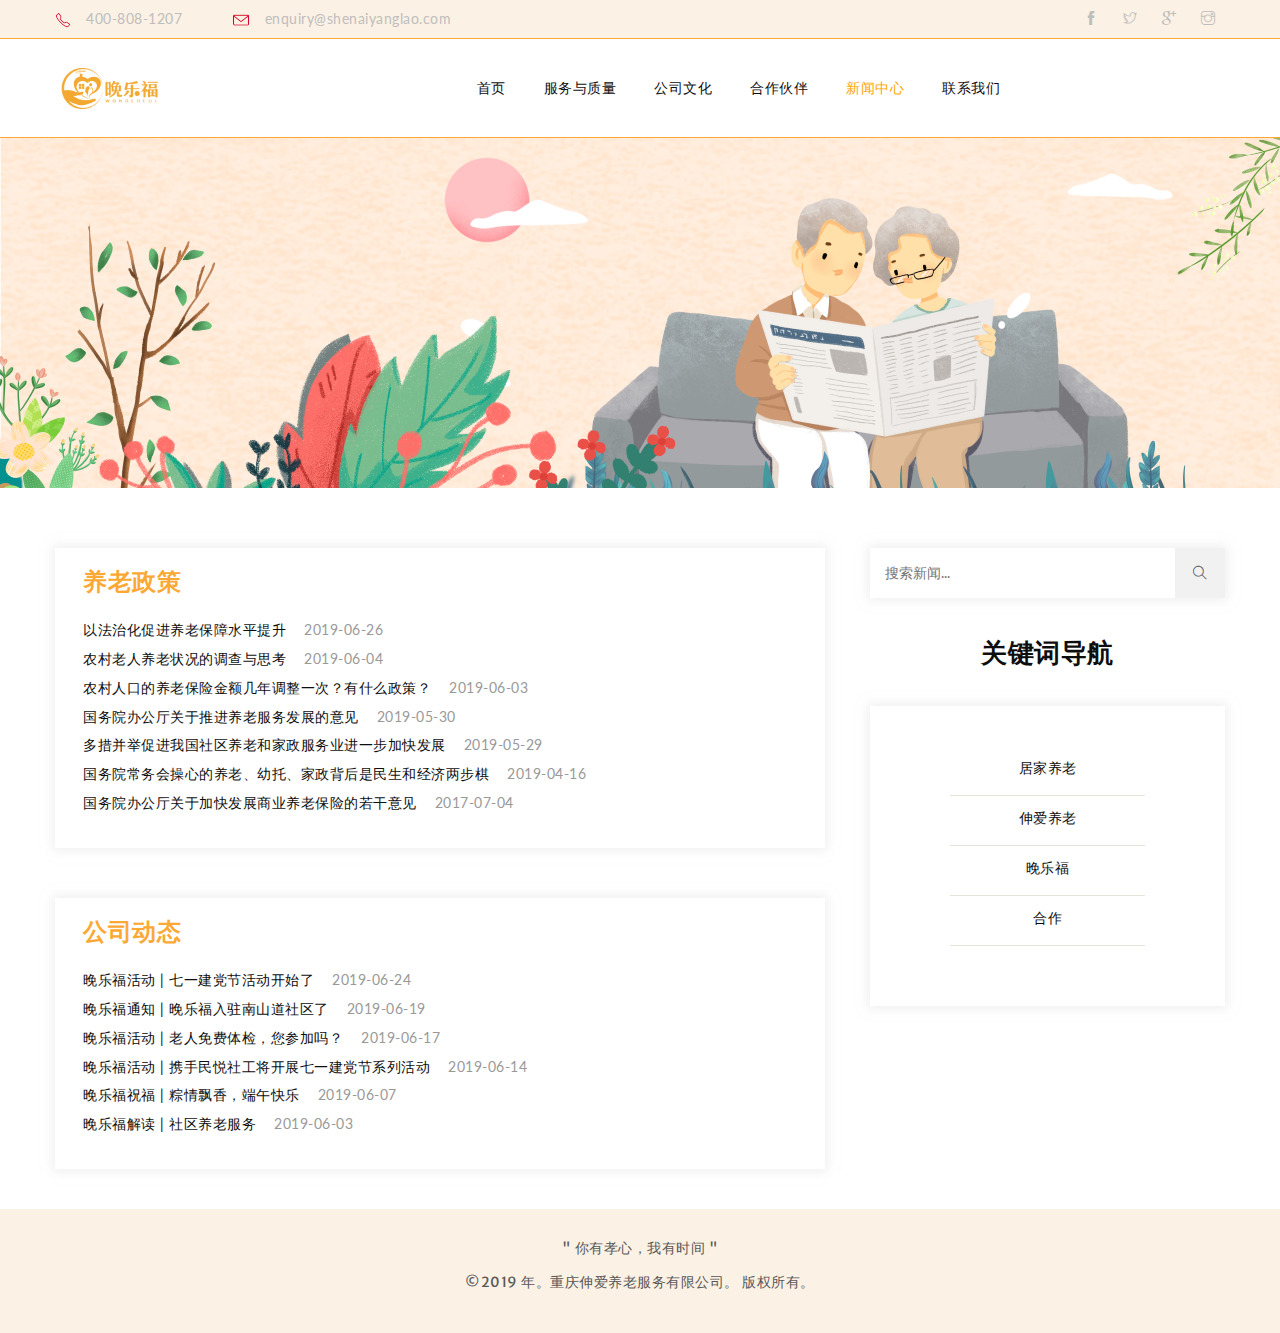
<file: wlf/new.html>
<!DOCTYPE html>
<html lang="zxx">
<head>
	<meta charset="utf-8">
	<title>晚乐福 —— 新闻中心</title>
	<link rel="shortcut icon" href="assets/img/icon.ico">

	<meta name="description" content="晚乐福为你提供有情感有维度的居家养老服务">

	<meta name="keywords" content="居家养老">

	<meta name="author" content="晚乐福">

	<!-- Mobile Specific Meta -->
	<meta name="viewport" content="width=device-width, initial-scale=1">

	<!-- css-include -->

	<!-- boorstrap -->
	<link rel="stylesheet" type="text/css" href="assets/css/bootstrap.min.css">
	<!-- themify-icon.css -->
	<link rel="stylesheet" type="text/css" href="assets/css/themify-icons.css">
	<!-- owl-carousel -->
	<link rel="stylesheet" type="text/css" href="assets/css/owl.carousel.css">
	<!-- Video-min -->
	<link rel="stylesheet" type="text/css" href="assets/css/video.min.css">
	<!-- animate.css -->
	<link rel="stylesheet" type="text/css" href="assets/css/animate.css">
	<!-- REVOLUTION STYLE SHEETS -->
	<link rel="stylesheet" type="text/css" href="rev-slider/css/settings.css">
	<!-- REVOLUTION LAYERS STYLES -->
	<link rel="stylesheet" type="text/css" href="rev-slider/css/layers.css">
	<!-- REVOLUTION NAVIGATION STYLES -->
	<link rel="stylesheet" type="text/css" href="rev-slider/css/navigation.css">
	<!-- menu style -->
	<link rel="stylesheet" type="text/css" href="assets/css/menu.css">
	<!-- style -->
	<link rel="stylesheet" type="text/css" href="assets/css/style.css">
	<!-- responsive.css -->
	<link rel="stylesheet" type="text/css" href="assets/css/responsive.css">
</head>
<!-- /end of head -->

<body>
	<div id="preloader"></div>
	<!-- Start of Header 
	============================================= -->
	<header>
		<div class="header-top-bg">
			<div class="container">
				<div class="row">
					<div class="header-top">
						<div class="head-top-info pull-left">
							<ul class="top-info">
								<li><img src="assets/img/call.png" alt="image">400-808-1207</li>
								<li><img src="assets/img/inbox.png" alt="image">enquiry@shenaiyanglao.com</li>
							</ul>
						</div>
						<!-- /head-top-info -->
						<div class="header-social pull-right">
							<div class="social">
								<ul class="social-list">
									<li><a href="#"><span class="ti-facebook"></span></a></li>
									<li><a href="#"><span class="ti-twitter"></span></a></li>
									<li><a href="#"><span class="ti-google"></span></a></li>
									<li><a href="#"><span class="ti-instagram"></span></a></li>
								</ul>
							</div>
						</div>
						<!-- /header-social -->
					</div><!-- /header-top -->
				</div><!-- /row -->
			</div><!-- /container -->
		</div>
		<div class="menu-bar">
			<div class="container">
				<div class="row">
					<nav class="navbar">
						<!-- Brand and toggle get grouped for better mobile display -->
						<div class="navbar-header">
							<a class="navbar-brand" href="index.html"><img src="assets/img/logo.png" alt="image"></a>
						</div>

						<!-- Collect the nav links, forms, and other content for toggling -->
						<div class="collapse navbar-collapse" id="bs-example-navbar-collapse-1">
							<ul class="nav navbar-nav navbar-right">
								<li><a href="index.html">首页</a></li>
								<li><a href="#">服务与质量</a>
									<ul class="menu-dropdown">
										<li><a href="self-support.html">自营业务</a></li>
										<li><a href="san.html">第三方商户</a></li>
									</ul>
								</li>
								<li><a href="company.html">公司文化</a>
									<!-- <ul class="menu-dropdown">
										<li><a href="event.html">合作伙伴</a></li>
										<li><a href="event-single.html">Events Details</a></li>
									</ul> -->
								</li>
								<li><a href="partner.html">合作伙伴</a>
									<!-- <ul class="menu-dropdown">
										<li><a href="blog-archive.html">Blog Archive</a></li>
										<li><a href="blog-single.html">Blog Details</a></li>
									</ul> -->
								</li>
								<li><a href="#" style="color: orange">新闻中心</a></li>
								<li><a href="contact.html">联系我们</a>
									<!-- <ul class="menu-dropdown">
										<li><a href="contact.html">Contact</a></li>
										<li><a href="404.html">404</a></li>
										<li><a href="about-us.html">About-us</a></li>
									</ul> -->
								</li>
							</ul>
						</div><!-- /.navbar-collapse -->
						<!-- <div class="home-donate donate-btn-1 text-uppercase">
							<a href="donation.html">donate now</a>
						</div>
						<div id="sb-search" class="sb-search " >
							    <form action="#" method="post">
								   <input class="sb-search-input " onkeyup="buttonUp();" placeholder="Enter Your Search Word..." type="search" value="" name="search" id="search">
								 <input class="sb-search-submit" type="submit"  value="">
								 <span class="sb-icon-search"><i class="ti-search"></i></span>
							    </form>
						</div> -->
					</nav>
					<div class="wrap">
						<!--MENU-->
						<div id="main-menu">
							<div class="menu-btn">
								<div class="menu-btn-line menu-btn-line-1"></div>
								<div class="menu-btn-line menu-btn-line-2"></div>
								<div class="menu-btn-line menu-btn-line-3"></div>
							</div>
							<div class="moduletable_menu">

								<ul class="nav menu">
									<li><a href="index.html">首页</a></li>
									<li><a href="self-support.html">服务与质量</a></li>
									<li><a href="company.html">公司文化</a></li>
									<li><a href="contact.html">合作伙伴</a></li>
									<li><a href="#">新闻中心</a></li>
									<li><a href="contact.html">联系我们</a></li>
									<!-- <li><a href="event.html">Event</a></li>
									<li><a href="event-single.html">Event Single</a></li>
									<li><a href="404.html">404</a></li>
									<li><a href="contact.html">Contacts</a></li> -->
								</ul>
							</div>
						</div>
						<!-- END menu -->
					</div><!--/wrap  -->
				</div><!--/row  -->
			</div><!--/container  -->
		</div><!--/menu-bar  -->
	</header>
	<!-- End of Header 
	============================================= -->

	<!-- Start of page head section 
	============================================= -->
	<section id="page-head" class="page-head-section banner-new">
		<div class="page-head-overlay">
			<div class="container">
				<div class="row">
					<!-- <div class="page-head-content">
						<div class="page-head-style">
							<img src="assets/img/page-head-style.png" alt="image">
						</div>
						<div class="page-head-title text-uppercase">
							<h2>Blog archive</h2>
						</div>
						<div class="page-breadcrumb">
							<ul class="breadcrumb">
								<li class="breadcrumb-item"><a href="home-1.html"><span class="mr5 ti-home"></span>Home</a></li>
								<li class="breadcrumb-item active">Blog</li>
							</ul>
						</div>
					</div> -->
				</div>
			</div>
		</div>
	</section>
	<!-- End of  page head section  
	============================================= -->

	<!-- Start of blog-archive 
	============================================= -->
	<section id="blog-archive" class="blog-archive-section pt60 pb40">
		<div class="container">
			<div class="row">
				<div class="blog-archive-content">
					<div class="row">
						<div class="col-sm-8">
							<div class="left-side-blog">
							
								<!-- /blog-text-pic -->

								
								<!-- /blog-text-pic -->
							</div>

							<div class="blog-pic-text mb50">
								<div class="row">
									<!-- <div class="col-sm-6">
										<div class="blog-img">
											<img src="assets/img/blog-pic-3.jpg" alt="image">
										</div>
									</div> -->
									<!-- /col-md-6 -->
									<div class="col-sm-12">
										<div class="blog-text">
											<div class="blog-tag text-uppercase pt40">
												<h3 class="tag-name red">养老政策</h3>
											</div>
											<!-- /blog-tag -->
											<div class="new-char">
												<a href="http://www.cnsf99.com/Detail/index.html?id=454&aid=65866">以法治化促进养老保障水平提升<span class="new-time">&nbsp&nbsp&nbsp&nbsp2019-06-26</span></a></a>
												<a href="http://www.cnsf99.com/Detail/index.html?id=469&aid=64949">农村老人养老状况的调查与思考<span class="new-time">&nbsp&nbsp&nbsp&nbsp2019-06-04</span></a>
												<a href="http://www.bfylw.net/news/show.php?itemid=55">农村人口的养老保险金额几年调整一次？有什么政策？<span class="new-time">&nbsp&nbsp&nbsp&nbsp2019-06-03</span></a>
												<a href="http://www.gov.cn/zhengce/content/2019-04/16/content_5383270.htm">国务院办公厅关于推进养老服务发展的意见<span class="new-time">&nbsp&nbsp&nbsp&nbsp2019-05-30</span>
												<a href="http://www.gov.cn/zhengce/2019-05/29/content_5395891.htm">多措并举促进我国社区养老和家政服务业进一步加快发展<span class="new-time">&nbsp&nbsp&nbsp&nbsp2019-05-29</span></a></a>
												<a href="http://www.gov.cn/zhengce/2019-05/30/content_5395941.htm">国务院常务会操心的养老、幼托、家政背后是民生和经济两步棋<span class="new-time">&nbsp&nbsp&nbsp&nbsp2019-04-16</span></a>
												<a href="http://www.gov.cn/zhengce/content/2017-07/04/content_5207926.htm">国务院办公厅关于加快发展商业养老保险的若干意见<span class="new-time">&nbsp&nbsp&nbsp&nbsp2017-07-04</span></a>
												
											</div>
											
											
										</div>
										<!-- /blog-text -->
									</div>
								</div>
							</div>
							<!-- /blog-text-pic -->

							<div class="blog-pic-text mb40">
								<div class="row">
									<!-- <div class="col-sm-6">
										<div class="blog-img">
											<img src="assets/img/blog-pic-4.jpg" alt="image">
										</div>
									</div> -->
									<!-- /col-md-6 -->
									<div class="col-sm-12">
										<div class="blog-text">
											<div class="blog-tag text-uppercase pt40">
												<h3 class="tag-name red">公司动态</h3>
											</div>
											<div class="new-char">
												
												<a href="https://mp.weixin.qq.com/s/HbWSWb6wlzCig83XS7QtRA">晚乐福活动 | 七一建党节活动开始了<span class="new-time">&nbsp&nbsp&nbsp&nbsp2019-06-24</span></a>
												<a href="https://mp.weixin.qq.com/s/Ms2XfZXXIlug7wEZxj80Xw">晚乐福通知 | 晚乐福入驻南山道社区了<span class="new-time">&nbsp&nbsp&nbsp&nbsp2019-06-19</span></a>
												<a href="https://mp.weixin.qq.com/s/1lr12KP4R2xoLeRwDAfUCg">晚乐福活动 | 老人免费体检，您参加吗？<span class="new-time">&nbsp&nbsp&nbsp&nbsp2019-06-17</span></a>
												<a href="https://mp.weixin.qq.com/s/GN0KUKwck6FWa4-NdBkucA">晚乐福活动 | 携手民悦社工将开展七一建党节系列活动<span class="new-time">&nbsp&nbsp&nbsp&nbsp2019-06-14</span></a>
												<a href="https://mp.weixin.qq.com/s/wLNkMOP2jQG6p0cm2zDPnw">晚乐福祝福 | 粽情飘香，端午快乐<span class="new-time">&nbsp&nbsp&nbsp&nbsp2019-06-07</span></a>
												<a href="https://mp.weixin.qq.com/s/CHTV8Kt4CPRk-ZLMTLqWRQ">晚乐福解读 | 社区养老服务<span class="new-time">&nbsp&nbsp&nbsp&nbsp2019-06-03</span></a>
											</div>
											
											<!-- /blog-tag -->
											<!-- <div class="blog-head-title pt15">
												<h2 class="black"><a href="blog-single.html">Stop Running on Hard Surf and Become a Trail Runner</a></h2>
											</div> -->
											<!-- <div class="blog-meta mt10">
												<ul class="meta-list">
													<li><a class="black" href="#"><span class="mr5 ti-pencil"></span> Tonmoy</a></li>
													<li><a class="black" href="#"><span class="mr5 ti-timer"></span> 26 Apr, 2017</a></li>
													<li><a href="#"><span class="mr5 ti-comment-alt"></span>45</a></li>
												</ul>
											</div> -->
											<!-- <div class="blog-text-content mt10 pb20">
												<p>
													Lorem ipsum dolor sit amet consecteturely is  adipisicing elit seddon eiusmod tempor incid  labore et dolore magna aliqua enim adminim veniam. elit seddon 
												</p>
											</div> -->
											<!-- <div class="blog-button text-uppercase">
												<a href="blog-single.html">read more <span class="arrow-right-btn ti-arrow-right"></span></a>
											</div> -->
										</div>
										<!-- /blog-text -->
									</div>
								</div>
							</div>
							<!-- /blog-text-pic -->
							<!-- <div class="blog-pagination text-center">
								<ul class="pagination">
									<li><a href="#"><span class="ti-angle-double-left"></span></a></li>
									<li class="active"><a href="#">1</a></li>
									<li><a href="#">2</a></li>
									<li><a href="#">3</a></li>
									<li><a href="#"><span class="ti-angle-double-right"></span></a></li>
								</ul>
							</div> -->
						</div>
						<!-- /col-md-8 -->

						<div class="col-sm-4">
							<div class="side-bar-content ml15">
								<div class="side-bar-search mb40">
									<form action="#" method="get">
										<input type="text" class="" placeholder="搜索新闻...">
										<button type="submit"><span class="ti-search"></span></button>
									</form>
								</div>
								<!-- /side-bar-search -->
								<div class="category mb40">
									<div class="side-bar-title mb40">
										<h2 class="widgettitle">关键词导航</h2>
									</div>
									<!-- /title -->
									<div class="category-item">
										<ul class="category-item-list">
											<li><a href="#">居家养老</a><span class="badge pull-right"></span></li>
											<li><a href="#">伸爱养老</a><span class="badge pull-right"></span></li>
											<li><a href="#">晚乐福 </a><span class="badge pull-right"></span></li>
											<li><a href="#">合作</a><span class="badge pull-right"></span></li>
											<!-- <li><a href="#"></a><span class="badge pull-right">26</span></li> -->
										</ul>
									</div>
								</div>
								<!-- /category-item -->

								<!-- <div class="blog-recent-post mb40"> -->
									
										<!-- /post-item -->

										
										<!-- /post-item -->

									
										<!-- /recent-post-item -->
									<!-- </div> -->
								<!-- </div> -->
								<!-- /blog-recent-post -->

								
								<!-- /instagram-pic-list -->
							</div>
						</div>
						<!-- /col-md-4 -->
					</div>
					<!-- /row -->
				</div>
			</div>
		</div>
	</section>
	<!-- End of  blog-archive 
	============================================= -->




	<!-- Start of footer section
	============================================= -->
	<footer>
		<p>" 你有孝心，我有时间 "</p>
		<p>©2019 年。重庆伸爱养老服务有限公司。 版权所有。</p>		
	</footer>
	<!-- End of footer section
	============================================= -->


	<!-- js -->
	<script type="text/javascript" src="assets/js/jquery-2.1.4.min.js"></script>
	<script type="text/javascript" src="assets/js/bootstrap.min.js"></script>
	<script type="text/javascript" src="assets/js/owl.carousel.min.js"></script>
	<script type="text/javascript" src="assets/js/jquery.magnific-popup.min.js"></script>
	<script type="text/javascript" src="assets/js/waypoints.min.js"></script>
	<script type="text/javascript" src="assets/js/jquery.counterup.min.js"></script>
	<script type="text/javascript" src="assets/js/parallax.min.js"></script>
	<script type="text/javascript" src="assets/js/wow.min.js"></script>
	<script type="text/javascript">new WOW().init();</script>
	<script type="text/javascript" src="assets/js/circle-progress.js"></script>
	<!-- REVOLUTION JS FILES -->
	<script type="text/javascript" src="rev-slider/js/jquery.themepunch.tools.min.js"></script>
	<script type="text/javascript" src="rev-slider/js/jquery.themepunch.revolution.min.js"></script>

    <!-- SLIDER REVOLUTION 5.0 EXTENSIONS (Load Extensions only on Local File Systems !
    The following part can be removed on Server for On Demand Loading) -->

    <script type="text/javascript" src="rev-slider/js/revolution.extension.actions.min.js"></script>
    
    <script type="text/javascript" src="rev-slider/js/revolution.extension.layeranimation.min.js"></script>
    <script type="text/javascript" src="rev-slider/js/revolution.extension.navigation.min.js"></script>
    <script type="text/javascript" src="rev-slider/js/revolution.extension.parallax.min.js"></script>
    <script type="text/javascript" src="rev-slider/js/revolution.extension.slideanims.min.js"></script>
    <script type="text/javascript" src="rev-slider/js/revolution.extension.video.min.js"></script>
    <script type="text/javascript" src="assets/js/function.js"></script>
</body> 
</html>
</file>
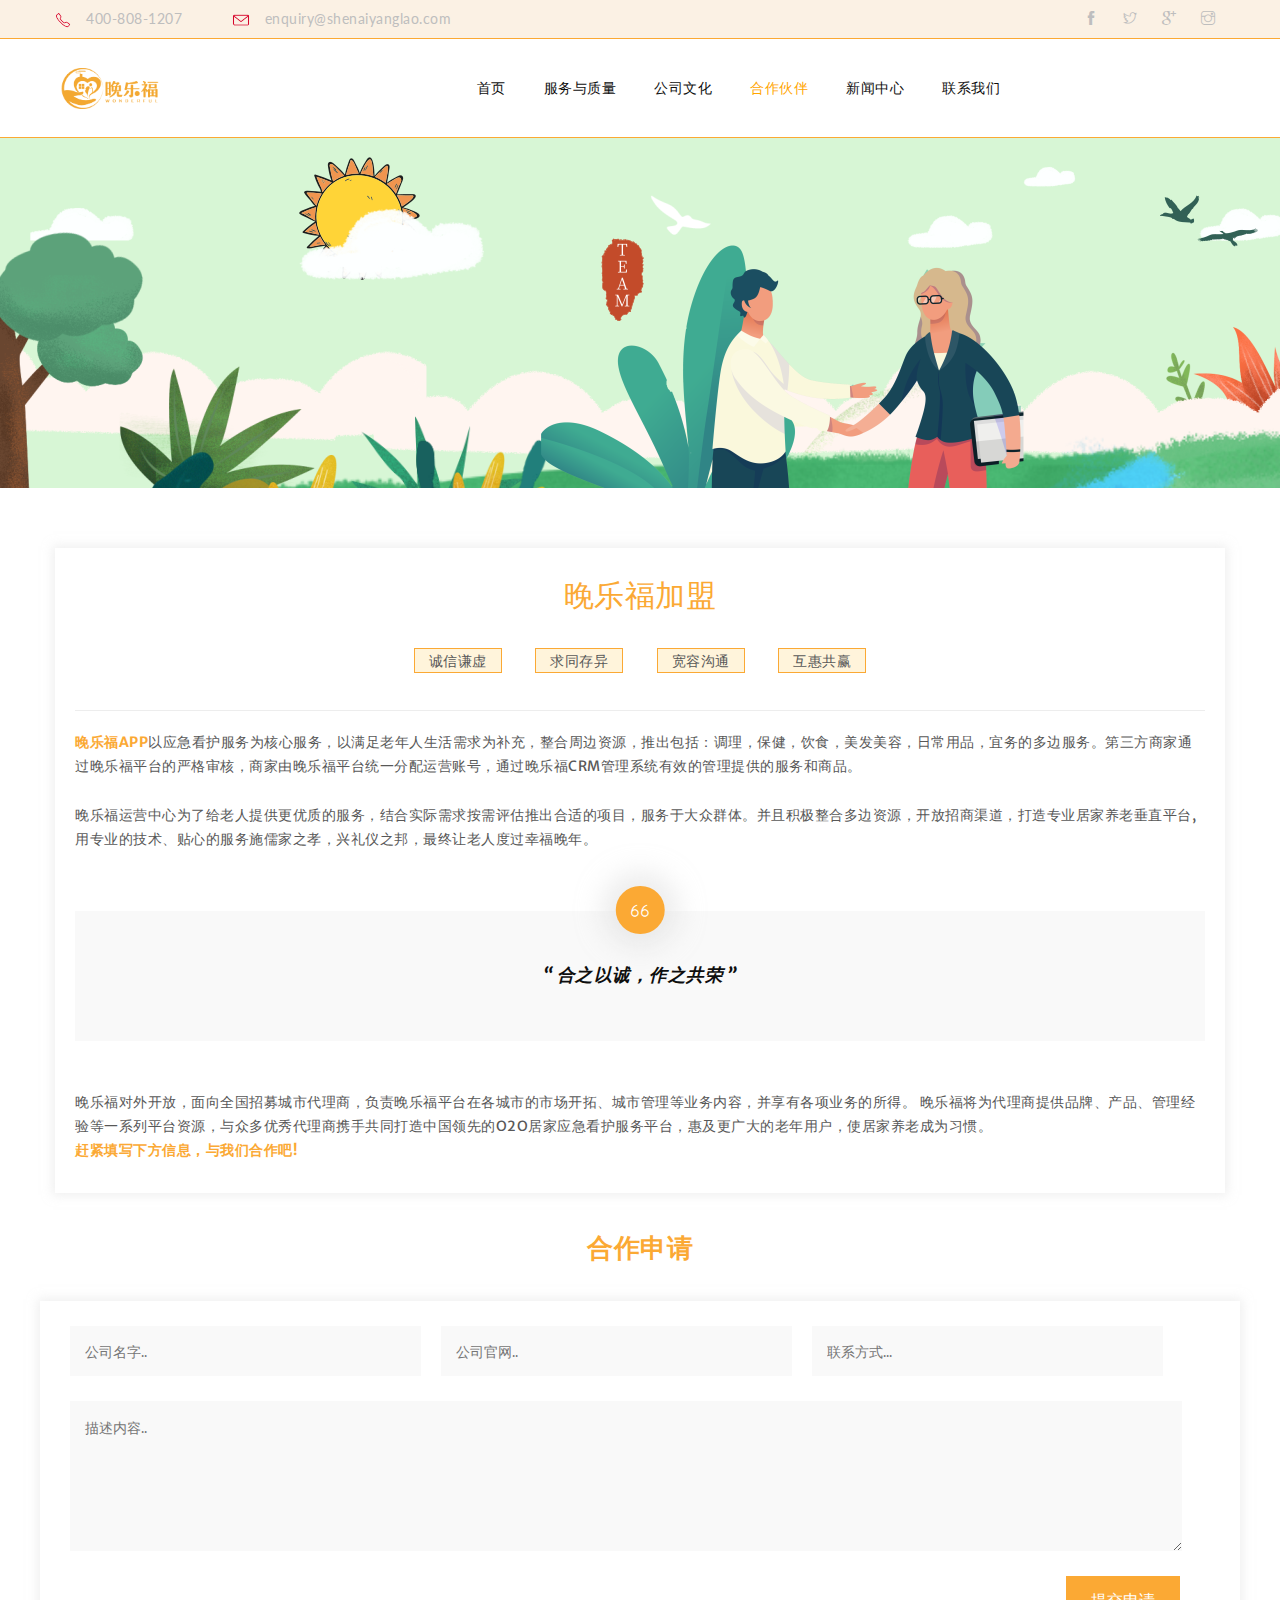
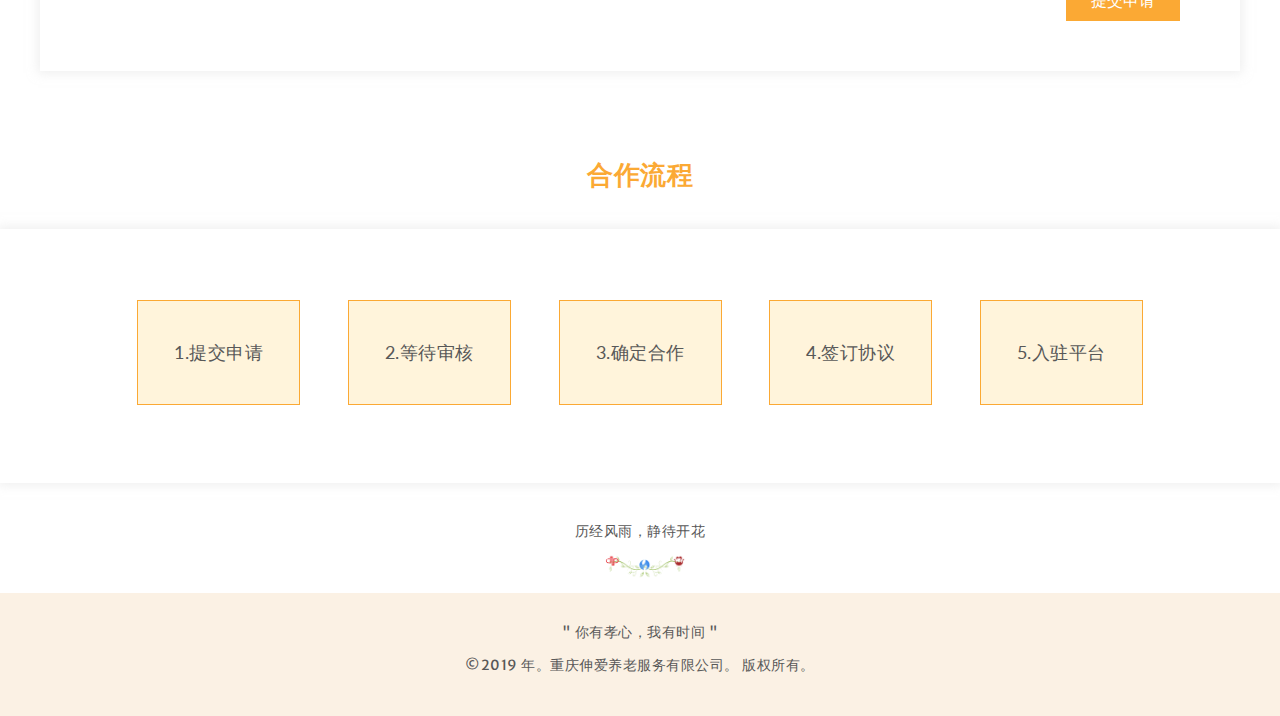
<file: wlf/partner.html>
<!DOCTYPE html>
<html lang="zxx">
<head>
	<meta charset="utf-8">
	<title>晚乐福 —— 合作伙伴</title>
	<link rel="shortcut icon" href="assets/img/icon.ico">

	<meta name="description" content="晚乐福为你提供有情感有维度的居家养老服务">

	<meta name="keywords" content="居家养老">

	<meta name="author" content="晚乐福">

	<!-- Mobile Specific Meta -->
	<meta name="viewport" content="width=device-width, initial-scale=1">

	<!-- css-include -->

	<!-- boorstrap -->
	<link rel="stylesheet" type="text/css" href="assets/css/bootstrap.min.css">
	<!-- themify-icon.css -->
	<link rel="stylesheet" type="text/css" href="assets/css/themify-icons.css">
	<!-- owl-carousel -->
	<link rel="stylesheet" type="text/css" href="assets/css/owl.carousel.css">
	<!-- Video-min -->
	<link rel="stylesheet" type="text/css" href="assets/css/video.min.css">
	<!-- animate.css -->
	<link rel="stylesheet" type="text/css" href="assets/css/animate.css">
	<!-- REVOLUTION STYLE SHEETS -->
	<link rel="stylesheet" type="text/css" href="rev-slider/css/settings.css">
	<!-- REVOLUTION LAYERS STYLES -->
	<link rel="stylesheet" type="text/css" href="rev-slider/css/layers.css">
	<!-- REVOLUTION NAVIGATION STYLES -->
	<link rel="stylesheet" type="text/css" href="rev-slider/css/navigation.css">
	<!-- menu style -->
	<link rel="stylesheet" type="text/css" href="assets/css/menu.css">
	<!-- style -->
	<link rel="stylesheet" type="text/css" href="assets/css/style.css">
	<!-- responsive.css -->
	<link rel="stylesheet" type="text/css" href="assets/css/responsive.css">
</head>
<!-- /end of head -->

<body>
	<div id="preloader"></div>
	<!-- Start of Header 
	============================================= -->
	<header>
		<div class="header-top-bg">
			<div class="container">
				<div class="row">
					<div class="header-top">
						<div class="head-top-info pull-left">
							<ul class="top-info">
								<li><img src="assets/img/call.png" alt="image">400-808-1207</li>
								<li><img src="assets/img/inbox.png" alt="image">enquiry@shenaiyanglao.com</li>
							</ul>
						</div>
						<!-- /head-top-info -->
						<div class="header-social pull-right">
							<div class="social">
								<ul class="social-list">
									<li><a href="#"><span class="ti-facebook"></span></a></li>
									<li><a href="#"><span class="ti-twitter"></span></a></li>
									<li><a href="#"><span class="ti-google"></span></a></li>
									<li><a href="#"><span class="ti-instagram"></span></a></li>
								</ul>
							</div>
						</div>
						<!-- /header-social -->
					</div><!-- /header-top -->
				</div><!-- /row -->
			</div><!-- /container -->
		</div>
		<div class="menu-bar">
			<div class="container">
				<div class="row">
					<nav class="navbar">
						<!-- Brand and toggle get grouped for better mobile display -->
						<div class="navbar-header">
							<a class="navbar-brand" href="index.html"><img src="assets/img/logo.png" alt="image"></a>
						</div>

						<!-- Collect the nav links, forms, and other content for toggling -->
						<div class="collapse navbar-collapse" id="bs-example-navbar-collapse-1">
							<ul class="nav navbar-nav navbar-right">
								<li><a href="index.html">首页</a></li>
								<li><a href="#">服务与质量</a>
									<ul class="menu-dropdown">
										<li><a href="self-support.html">自营业务</a></li>
										<li><a href="san.html">第三方商户</a></li>
									</ul>
								</li>
								<li><a href="company.html".html">公司文化</a>
									<!-- <ul class="menu-dropdown">
										<li><a href="event.html">Events</a></li>
										<li><a href="event-single.html">Events Details</a></li>
									</ul> -->
								</li>
								<li><a href="#" style="color: orange">合作伙伴</a>
									<!-- <ul class="menu-dropdown">
										<li><a href="blog-archive.html">Blog Archive</a></li>
										<li><a href="blog-single.html">Blog Details</a></li>
									</ul> -->
								</li>
								<li><a href="new.html">新闻中心</a>
									<!-- <ul class="menu-dropdown">
										<li><a href="#.html">养老政策</a></li>
										<li><a href="#.html">公司动态</a></li>
									</ul> -->
								</li>
								<li><a href="contact.html">联系我们</a>
									<!-- <ul class="menu-dropdown">
										<li><a href="contact.html">Contact</a></li>
										<li><a href="404.html">404</a></li>
										<li><a href="about-us.html">About-us</a></li>
									</ul> -->
								</li>
							</ul>
						</div><!-- /.navbar-collapse -->
						<!-- <div class="home-donate donate-btn-1 text-uppercase">
							<a href="donation.html">donate now</a>
						</div>
						<div id="sb-search" class="sb-search " >
							    <form action="#" method="post">
								   <input class="sb-search-input " onkeyup="buttonUp();" placeholder="Enter Your Search Word..." type="search" value="" name="search" id="search">
								 <input class="sb-search-submit" type="submit"  value="">
								 <span class="sb-icon-search"><i class="ti-search"></i></span>
							    </form>
						</div> -->
					</nav>
					<div class="wrap">
						<!--MENU-->
						<div id="main-menu">
							<div class="menu-btn">
								<div class="menu-btn-line menu-btn-line-1"></div>
								<div class="menu-btn-line menu-btn-line-2"></div>
								<div class="menu-btn-line menu-btn-line-3"></div>
							</div>
							<div class="moduletable_menu">

								<ul class="nav menu">
									<li><a href="index.html".html">首页</a></li>
									<li><a href="self-support.html">服务与质量</a></li>
									<li><a href="company.html">公司文化</a></li>
									<li><a href="#.html" style="color: orange">合作伙伴</a></li>
									<li><a href="new.html">新闻中心</a></li>
									<li><a href="contact.html">联系我们</a></li>
									<!-- <li><a href="event.html">Event</a></li>
									<li><a href="event-single.html">Event Single</a></li>
									<li><a href="404.html">404</a></li>
									<li><a href="contact.html">Contacts</a></li> -->
								</ul>
							</div>
						</div>
						<!-- END menu -->
					</div><!--/wrap  -->
				</div><!--/row  -->
			</div><!--/container  -->
		</div><!--/menu-bar  -->
	</header>
	<!-- End of Header 
	============================================= -->

	<!-- Start of page head section 
	============================================= -->
	<section id="page-head" class="page-head-section">
		<div class="page-head-overlay banner-team">
			<div class="container">
				<div class="row">
					<div class="page-head-content">
						<!-- <div class="page-head-style">
							<img src="assets/img/page-head-style.png" alt="image">
						</div> -->
						<!-- <div class="page-head-title text-uppercase">
							<h2>blog single</h2>
						</div>
						<div class="page-breadcrumb">
							<ul class="breadcrumb">
								<li class="breadcrumb-item"><a href="home-1.html"><span class="mr5 ti-home"></span>Home</a></li>
								<li class="breadcrumb-item active">Single</li>
							</ul>
						</div> -->
					</div>
				</div>
			</div>
		</div>
	</section>
	<!-- End of  page head section  
	============================================= -->


	<!-- Start of blog details section  
	============================================= -->
	<section id="blog-details" class="blog-details-section pt60  pb80">
		<div class="container">
			<div class="row">
				<div class="blog-details-section-content">
					<div class="row">
						<div class="col-sm-12">
							<div class="blog-details-section-left-side  pb80">
								<!-- <div class="blog-details-main-pic">
									<img src="assets/img/blog-detail.jpg" alt="image">
								</div> -->
								<!-- /img -->
								<div class="blog-single-text  pb50">
									<div class="blog-head-title pt15 pb20">
										<h2 class="red" style="text-align: center">晚乐福加盟</h2>
									</div>
									<!-- /head -->
									<div class="blog-recent-post-meta">
										<ul class="meta-list pb20 mb20 yuanze">
											<li>诚信谦虚</li>
											<li>求同存异</li>
											<li>宽容沟通</li>
											<li>互惠共赢</li>
										</ul>
									</div>
									<!-- recent-post-meta -->
									<div class="blog-details-text">
										<p><strong style="color: #FBA934">晚乐福APP</strong>以应急看护服务为核心服务，以满足老年人生活需求为补充，整合周边资源，推出包括：调理，保健，饮食，美发美容，日常用品，宜务的多边服务。第三方商家通过晚乐福平台的严格审核，商家由晚乐福平台统一分配运营账号，通过晚乐福CRM管理系统有效的管理提供的服务和商品。</p>
									</div>
									<!-- /text -->
									<div class="blog-details-text pt15 pb10">
										<p>晚乐福运营中心为了给老人提供更优质的服务，结合实际需求按需评估推出合适的项目，服务于大众群体。并且积极整合多边资源，开放招商渠道，打造专业居家养老垂直平台,用专业的技术、贴心的服务施儒家之孝，兴礼仪之邦，最终让老人度过幸福晚年。</p>
									</div>
									<!-- /text -->
									<div class="blog-details-quote mt40 pb30">
										<blockquote style="text-align: center">
											“ 合之以诚，作之共荣 ”
										</blockquote>
										<div class="quote-comma">
											<span class="ti-quote-left"></span>
										</div>
									</div>
									<!-- /blog-details-quote -->
									<!-- <div class="blog-details-inner-img-text mt15 pb40">
										<div class="row">
											<div class="col-sm-6">
												<div class="inner-text pb40 text-justify">
													<p>Lorem ipsum dolor sit amet, consectetur adipisicing elit, sed do eiusmod tempor incididunt ut labore et dolore magna aliqua. Ut enim ad minim veniam, quis nostrud exercitation ullamco laboris nisi ut aliquip ex ea commodo consequat. Duis aute irure dolor in reprehenderit in voluptate.</p>
												</div> -->
												<!-- /text -->
												<!-- <div class="inner-text">
													<p>Excepteur sint occaecat cupidatat non proident, sunt in culpa qui officia deserunt mollit anim id est laborum. Sed ut perspiciatis unde omnis iste natus error sit voluptatem accusantium doloremque laudantium.</p>
												</div> -->
												<!-- /text -->
											<!-- </div> -->
											<!-- /col-sm-6 -->
											<!-- <div class="col-sm-6">
												<div class="inner-img">
													<img src="assets/img/inner.jpg" alt="image">
												</div>
											</div>
										</div>
									</div> -->
									<!-- /inner-img-text -->

									<div class="blog-details-text">
										<p>晚乐福对外开放，面向全国招募城市代理商，负责晚乐福平台在各城市的市场开拓、城市管理等业务内容，并享有各项业务的所得。 晚乐福将为代理商提供品牌、产品、管理经验等一系列平台资源，与众多优秀代理商携手共同打造中国领先的O2O居家应急看护服务平台，惠及更广大的老年用户，使居家养老成为习惯。<br>
											<strong>赶紧填写下方信息，与我们合作吧!</strong></p>
									</div>
									<!-- /text -->
									<!-- <div class="blog-details-tag-share pt75 clearfix">
										<div class="blog-tag pull-left">
											<ul>
												<li><a href="#">Funding</a></li>
												<li><a href="#">Education</a></li>
												<li><a href="#">Blog</a></li>
											</ul>
										</div> -->
										<!-- /blog-tag -->

										<!-- <div class="share-this pull-right">
											<ul>
												<li>Share This:</li>
												<li><a href="#"><span class="ti-twitter"></span></a></li>
												<li><a href="#"><span class="ti-facebook"></span></a></li>
												<li><a href="#"><span class="ti-google"></span></a></li>
											</ul>
										</div>
									</div> -->
								</div>
								<!-- / blog-single-text-->
							</div>

							<!-- <div class="comment-area">
								<div class="comment-box mb50">
									<div class="comment-pic pull-left mr25">
										<img src="assets/img/comment-pic.jpg" alt="image">
									</div> -->
									<!-- /img -->
									<!-- <div class="comment-box-text-area clearfix">
										<div class="quate-client-text  pull-left">
											<span class="client-name"><a href="#">Tamanna</a></span>
											<span class="designation">CEO, CodexPond</span>
										</div>
										<div class="footer-social pull-right mt10">
											<div class="social">
												<ul class="social-list">
													<li><a href="#"><span class="ti-facebook"></span></a></li>
													<li><a href="#"><span class="ti-twitter"></span></a></li>
													<li><a href="#"><span class="ti-google"></span></a></li>
													<li><a href="#"><span class="ti-instagram"></span></a></li>
												</ul>
											</div>
										</div>
										<div class="inner-text clearfix pt15">
											<p>Excepteur sint occaecat cupidatat non proident, sunt in culpa qui officia deserunt mollit anim id est laborum. Sed ut perspiciatis unde omnis iste natus error sit voluptatem accusantium doloremque laudantium.</p>
										</div>
									</div>
								</div>
								<div class="reply-comment mb50">
									<div class="side-bar-title mb40">
										<h2>Commnents  [12]</h2>
									</div>
									<div class="client-name-reply pb70">
										<div class="reply-pic pull-left mr25">
											<img src="assets/img/reply-1.jpg" alt="image">
										</div>
										<div class="name-reply-text">
											<div class="name-reply pb20">
												<span class="client-name"><a href="#">Tamanna</a></span>
												<span class="designation">2day ago</span>
												<div class="comment-icon pull-right">
													<a href="#"><span class="ti-comments"></span></a>
												</div>
											</div>

											<div class="reply-text">
												<p>Lorem ipsum dolor sit amet, consectetur adipisicing elit  :)</p>
											</div>
										</div>
									</div> -->
									<!-- /client-name-reply --> 
									<!-- <div class="reply-text-2">
										<div class="client-name-reply">
											<div class="reply-pic pull-left mr25">
												<img src="assets/img/reply-2.jpg" alt="image">
											</div>
											<div class="name-reply-text">
												<div class="name-reply pb20">
													<span class="client-name"><a href="#">Saiful Islam</a></span>
													<span class="designation">2day ago</span>
													<div class="comment-icon pull-right">
														<a href="#"><span class="ti-comments"></span></a>
													</div>
												</div>

												<div class="reply-text">
													<p>Ut enim ad minim veniam, quis nostrud exercitation ullamco laboris nisi ut aliquip ex ea commodo consequat. Duis aute irure dolor.</p>
												</div>
											</div>
										</div>
									</div> -->
								</div>
								<!-- /reply-comment -->
								<div class="leave-comment">
									<div class="side-bar-title mb40">
										<h2 style="color: #FBA934;">合作申请</h2>
									</div>
									<div class="leave-comment-form pb50 clearfix">
										<div class="comment-form">
											<form id="contact_form" action="#" method="POST" enctype="multipart/form-data">
												<div class="leave-commen-info">
													<input class="name" name="name" type="text" placeholder="公司名字..">
												</div>
												<div class="leave-commen-info">
													<input class="email" name="email" type="text" placeholder="公司官网..">
												</div>
												<div class="leave-commen-info">
													<div class="leave-commen-info">
														<input class="email" name="email" type="text" placeholder="联系方式...">
													</div>
												</div>
												<div class="leave-commen-info mt25">
													<textarea id="message" name="message" placeholder="描述内容.. " rows="7" cols="30"></textarea>

												</div>
												<div class="send-button text-uppercase pull-right">
													<button type="submit" value="Submit">提交申请</button> 
												</div>
											</form>
										</div>
									</div>
								</div>
								<!-- /leave-comment -->
							</div>
						</div>
						<!-- /col-sm-8 -->

						<!-- <div class="col-sm-4">
							<div class="side-bar-content ml15"> -->
								<!-- <div class="side-bar-search mb40">
									<form action="#" method="get">
										<input type="text" class="" placeholder="Search here...">
										<button type="submit"><span class="ti-search"></span></button>
									</form>
								</div> -->
								<!-- /side-bar-search -->
								<!-- <div class="category mb40">
									<div class="side-bar-title mb40">
										<h2 class="widgettitle">Categories</h2>
									</div>
								
									<div class="category-item">
										<ul class="category-item-list">
											<li><a href="#">Donation</a><span class="badge pull-right">25</span></li>
											<li><a href="#">Education</a><span class="badge pull-right">25</span></li>
											<li><a href="#">Help </a><span class="badge pull-right">75</span></li>
											<li><a href="#">Donation</a><span class="badge pull-right">14</span></li>
											<li><a href="#">Education</a><span class="badge pull-right">26</span></li>
										</ul>
									</div>
								</div> -->
								<!-- /category-item -->

								<!-- <div class="blog-recent-post mb40">
									<div class="side-bar-title mb40">
										<h2 class="widgettitle">Recent Post</h2>
									</div> -->
									<!-- /title -->
									<!-- <div class="post-item">
										<div class="blog-recent-post-item mb20">
											<div class="blog-recent-post-pic mr25 pull-left">
												<img src="assets/img/recent-1.jpg" alt="image">
											</div>
										
											<div class="blog-recent-post-text">
												<div class="blog-recent-post-head">
													<a href="#">Dolore magna aliqua Ut enim ad minim</a>
												</div>
											
												<div class="blog-recent-post-meta mt5">
													<ul class="meta-list">
														<li><a class="black" href="#"><span class="mr5 ti-timer"></span> 26 Apr, 2017</a></li>
													</ul>
												</div>
											</div>
										</div> -->
										<!-- /post-item -->

										<div class="blog-recent-post-item mb20">
											<!-- <div class="blog-recent-post-pic mr25 pull-left">
												<img src="assets/img/recent-2.jpg" alt="image">
											</div> -->
											<!-- /img -->
											<div class="blog-recent-post-text">
												<!-- <div class="blog-recent-post-head">
													<a href="#">Dolore magna aliqua Ut enim ad minim</a>
												</div> -->
												<!-- /post-head -->
												<!-- <div class="blog-recent-post-meta mt5">
													<ul class="meta-list">
														<li><a class="black" href="#"><span class="mr5 ti-timer"></span> 26 Apr, 2017</a></li>
													</ul>
												</div> -->
											</div>
										</div>
										<!-- /post-item -->

										<!-- <div class="blog-recent-post-item"> -->
											<!-- <div class="blog-recent-post-pic mr25 pull-left">
												<img src="assets/img/recent-3.jpg" alt="image">
											</div> -->
											<!-- /img -->
											<!-- <div class="blog-recent-post-text"> -->
												<!-- <div class="blog-recent-post-head">
													<a href="#">Dolore magna aliqua Ut enim ad minim</a>
												</div> -->
												<!-- /post-head -->
												<!-- <div class="blog-recent-post-meta mt5">
													<ul class="meta-list">
														<li><a class="black" href="#"><span class="mr5 ti-timer"></span> 26 Apr, 2017</a></li>
													</ul>
												</div> -->
											<!-- </div> -->
										<!-- </div> -->
										<!-- /recent-post-item -->
									</div>
								</div>
								<!-- /blog-recent-post -->

								<div class="instagram-pic">
									<div class="side-bar-title mb40">
										<h2 class="widgettitle" style="color: #FBA934;margin-top: 2em;">合作流程</h2>
									</div>
									<!-- /title -->

									<div class="instagram-pic-list">
										<ul class="footer-gallery text-center liucheng">
											<li>1.提交申请</li>
											<li>2.等待审核</li>
											<li>3.确定合作</li>
											<li>4.签订协议</li>
											<li>5.入驻平台</li>
										</ul>
									</div>
								</div>
								<!-- /instagram-pic-list -->
							</div>
						</div>
						<!-- /col-md-4 -->
					</div>
					<!-- /row -->
				</div>
			</div>
		</div>
	</section>
	<!-- End of blog details section 
	============================================= -->
	<h5 style="text-align: center">历经风雨，静待开花</h5>
	<div>
		<img src="assets/img/hezuo.png" id="hezuo" >
	</div>

	<!-- Start of footer section
	============================================= -->
	<footer>
		<p>" 你有孝心，我有时间 "</p>
		<p>©2019 年。重庆伸爱养老服务有限公司。 版权所有。</p>		
	</footer>
	<!-- End of footer section
	============================================= -->


	<!-- js -->
	<script type="text/javascript" src="assets/js/jquery-2.1.4.min.js"></script>
	<script type="text/javascript" src="assets/js/bootstrap.min.js"></script>
	<script type="text/javascript" src="assets/js/owl.carousel.min.js"></script>
	<script type="text/javascript" src="assets/js/jquery.magnific-popup.min.js"></script>
	<script type="text/javascript" src="assets/js/waypoints.min.js"></script>
	<script type="text/javascript" src="assets/js/jquery.counterup.min.js"></script>
	<script type="text/javascript" src="assets/js/parallax.min.js"></script>
	<script type="text/javascript" src="assets/js/wow.min.js"></script>
	<script type="text/javascript">new WOW().init();</script>
	<script type="text/javascript" src="assets/js/circle-progress.js"></script>
	<!-- REVOLUTION JS FILES -->
	<script type="text/javascript" src="rev-slider/js/jquery.themepunch.tools.min.js"></script>
	<script type="text/javascript" src="rev-slider/js/jquery.themepunch.revolution.min.js"></script>

    <!-- SLIDER REVOLUTION 5.0 EXTENSIONS (Load Extensions only on Local File Systems !
    The following part can be removed on Server for On Demand Loading) -->

    <script type="text/javascript" src="rev-slider/js/revolution.extension.actions.min.js"></script>
    
    <script type="text/javascript" src="rev-slider/js/revolution.extension.layeranimation.min.js"></script>
    <script type="text/javascript" src="rev-slider/js/revolution.extension.navigation.min.js"></script>
    <script type="text/javascript" src="rev-slider/js/revolution.extension.parallax.min.js"></script>
    <script type="text/javascript" src="rev-slider/js/revolution.extension.slideanims.min.js"></script>
    <script type="text/javascript" src="rev-slider/js/revolution.extension.video.min.js"></script>
    <script type="text/javascript" src="assets/js/function.js"></script>
</body> 
</html>
</file>
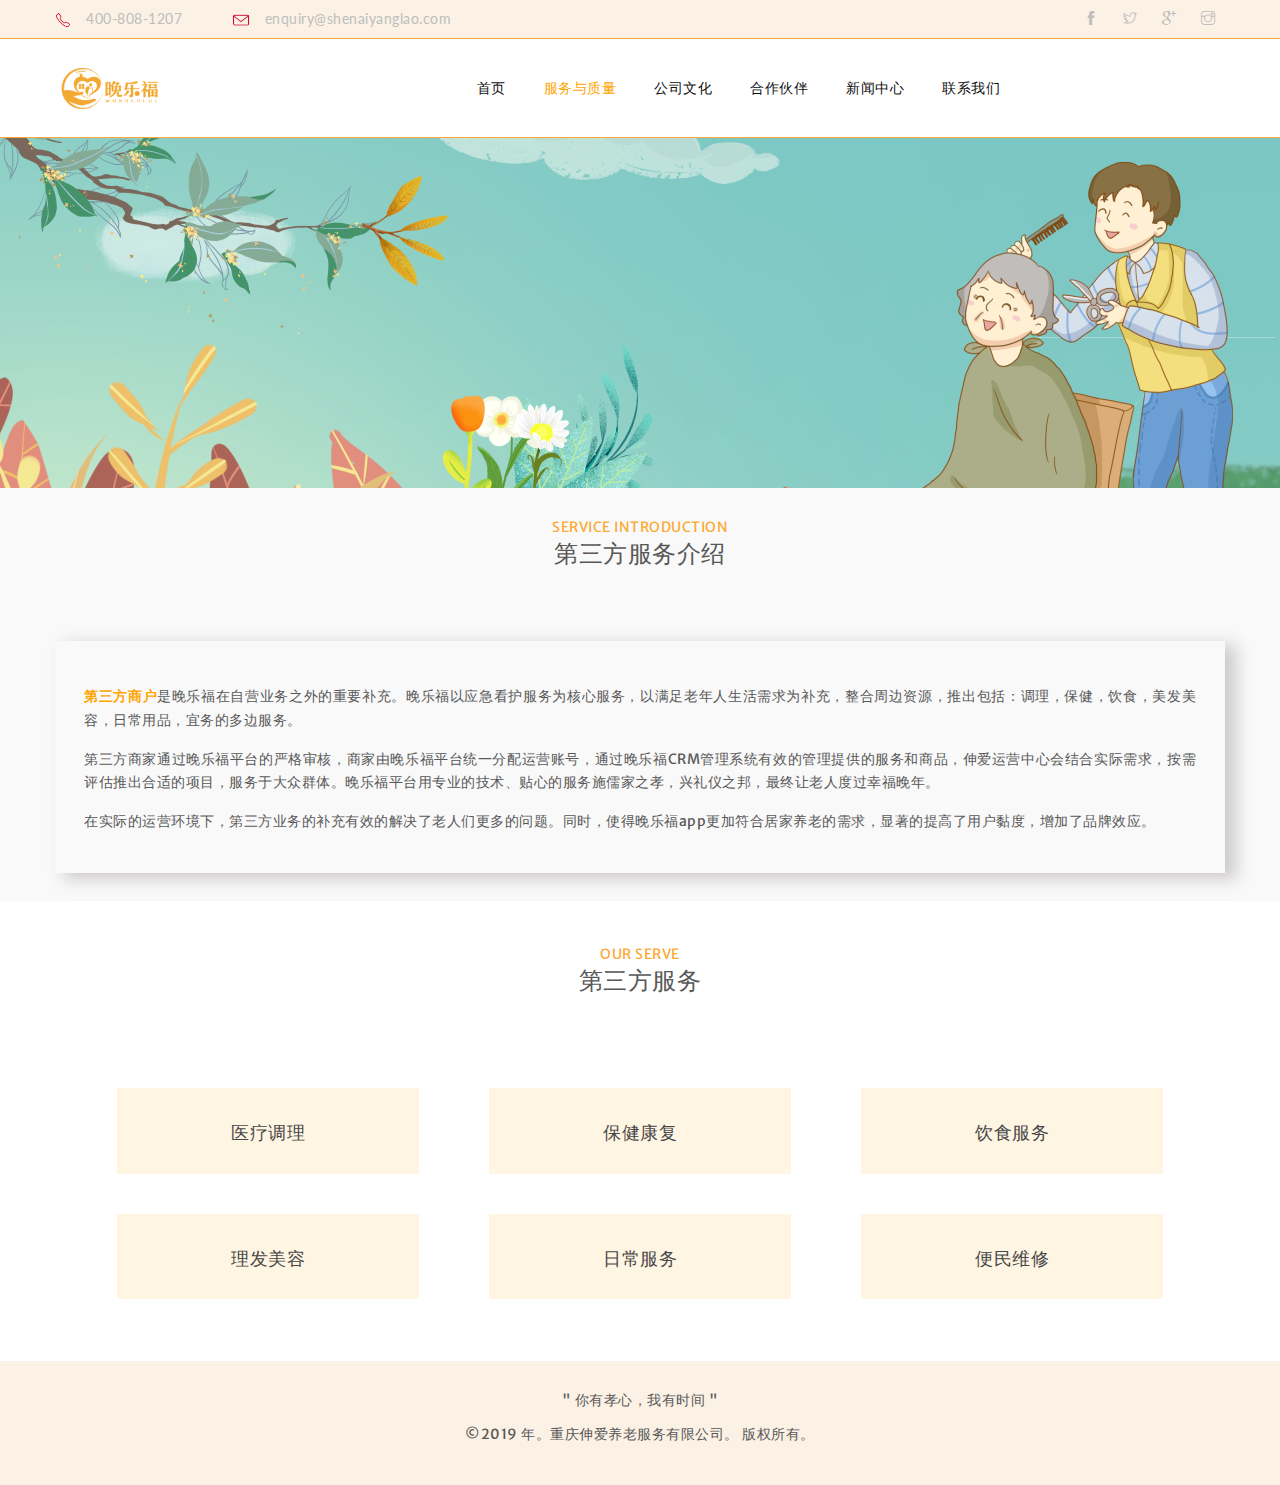
<file: wlf/san.html>
<!DOCTYPE html>
<html lang="zxx">
<head>
	<meta charset="utf-8">
	<title>晚乐福 —— 第三方商户</title>
	<link rel="shortcut icon" href="assets/img/icon.ico">

	<meta name="description" content="晚乐福为你提供有情感有维度的居家养老服务">

	<meta name="keywords" content="居家养老">

	<meta name="author" content="晚乐福">

	<!-- Mobile Specific Meta -->
	<meta name="viewport" content="width=device-width, initial-scale=1">

	<!-- css-include -->

	<!-- boorstrap -->
	<link rel="stylesheet" type="text/css" href="assets/css/bootstrap.min.css">
	<!-- themify-icon.css -->
	<link rel="stylesheet" type="text/css" href="assets/css/themify-icons.css">
	<!-- owl-carousel -->
	<link rel="stylesheet" type="text/css" href="assets/css/owl.carousel.css">
	<!-- Video-min -->
	<link rel="stylesheet" type="text/css" href="assets/css/video.min.css">
	<!-- animate.css -->
	<link rel="stylesheet" type="text/css" href="assets/css/animate.css">
	<!-- REVOLUTION STYLE SHEETS -->
	<link rel="stylesheet" type="text/css" href="rev-slider/css/settings.css">
	<!-- REVOLUTION LAYERS STYLES -->
	<link rel="stylesheet" type="text/css" href="rev-slider/css/layers.css">
	<!-- REVOLUTION NAVIGATION STYLES -->
	<link rel="stylesheet" type="text/css" href="rev-slider/css/navigation.css">
	<!-- menu style -->
	<link rel="stylesheet" type="text/css" href="assets/css/menu.css">
	<!-- style -->
	<link rel="stylesheet" type="text/css" href="assets/css/style.css">
	<!-- responsive.css -->
	<link rel="stylesheet" type="text/css" href="assets/css/responsive.css">
</head>
<!-- /end of head -->

<body>
	<div id="preloader"></div>
	<!-- Start of Header 
	============================================= -->
	<header>
		<div class="header-top-bg">
			<div class="container">
				<div class="row">
					<div class="header-top">
						<div class="head-top-info pull-left">
							<ul class="top-info">
								<li><img src="assets/img/call.png" alt="image">400-808-1207</li>
								<li><img src="assets/img/inbox.png" alt="image">enquiry@shenaiyanglao.com</li>
							</ul>
						</div>
						<!-- /head-top-info -->
						<div class="header-social pull-right">
							<div class="social">
								<ul class="social-list">
									<li><a href="#"><span class="ti-facebook"></span></a></li>
									<li><a href="#"><span class="ti-twitter"></span></a></li>
									<li><a href="#"><span class="ti-google"></span></a></li>
									<li><a href="#"><span class="ti-instagram"></span></a></li>
								</ul>
							</div>
						</div>
						<!-- /header-social -->
					</div><!-- /header-top -->
				</div><!-- /row -->
			</div><!-- /container -->
		</div>
		<div class="menu-bar">
			<div class="container">
				<div class="row">
					<nav class="navbar">
						<!-- Brand and toggle get grouped for better mobile display -->
						<div class="navbar-header">
							<a class="navbar-brand" href="index.html"><img src="assets/img/logo.png" alt="image"></a>
						</div>

						<!-- Collect the nav links, forms, and other content for toggling -->
						<div class="collapse navbar-collapse" id="bs-example-navbar-collapse-1">
							<ul class="nav navbar-nav navbar-right">
								<li><a href="index.html">首页</a></li>
								<li><a href="#" style="color: orange">服务与质量</a>
									<ul class="menu-dropdown">
										<li><a href="self-support.html">自营业务</a></li>
										<li><a href="#">第三方服务</a></li>
									</ul>
								</li>
								<li><a href="company.html">公司文化</a>
									<!-- <ul class="menu-dropdown">
										<li><a href="event.html">Events</a></li>
										<li><a href="#">Events Details</a></li>
									</ul> -->
								</li>
								<li><a href="partner.html">合作伙伴</a>
									<!-- <ul class="menu-dropdown">
										<li><a href="event.html">Events</a></li>
										<li><a href="#">Events Details</a></li>
									</ul> -->
								</li>
								<li><a href="new.html">新闻中心</a>
									<!-- <ul class="menu-dropdown">
										<li><a href="blog-archive.html">Blog Archive</a></li>
										<li><a href="blog-single.html">Blog Details</a></li>
									</ul> -->
								</li>
								<li><a href="contact.html">联系我们</a>
									<!-- <ul class="menu-dropdown">
										<li><a href="contact.html">Contact</a></li>
										<li><a href="404.html">404</a></li>
										<li><a href="about-us.html">About-us</a></li>
									</ul> -->
								</li>
							</ul>
						</div><!-- /.navbar-collapse -->
						<!-- <div class="home-donate donate-btn-1 text-uppercase">
							<a href="donation.html">donate now</a>
						</div>
						<div id="sb-search" class="sb-search " >
							    <form action="#" method="post">
								   <input class="sb-search-input " onkeyup="buttonUp();" placeholder="Enter Your Search Word..." type="search" value="" name="search" id="search">
								 <input class="sb-search-submit" type="submit"  value="">
								 <span class="sb-icon-search"><i class="ti-search"></i></span>
							    </form>
						</div> -->
					</nav>
					<div class="wrap">
						<!--MENU-->
						<div id="main-menu">
							<div class="menu-btn">
								<div class="menu-btn-line menu-btn-line-1"></div>
								<div class="menu-btn-line menu-btn-line-2"></div>
								<div class="menu-btn-line menu-btn-line-3"></div>
							</div>
							<div class="moduletable_menu">

								<ul class="nav menu">
									<li><a href="index.html">首页</a></li>
									<li><a href="self-support.html">服务与质量</a></li>
									<li><a href="company.html">公司文化</a></li>
									<li><a href="partner.html">合作伙伴</a></li>
									<li><a href="new.html">新闻中心</a></li>
									<li><a href="contact.html">联系我们</a></li>
									<!-- <li><a href="event.html">Event</a></li>
									<li><a href="event-single.html">Event Single</a></li>
									<li><a href="404.html">404</a></li>
									<li><a href="contact.html">Contacts</a></li> -->
								</ul>
							</div>
						</div>
						<!-- END menu -->
					</div><!--/wrap  -->
				</div><!--/row  -->
			</div><!--/container  -->
		</div><!--/menu-bar  -->
	</header>
	<!-- End of Header 
	============================================= -->



	<!-- Start of page head section 
	============================================= -->
	<section id="page-head" class="page-head-section">
		<div class="page-head-overlay banner-san">
			<!-- <div class="container">
				<div class="row">
					<div class="page-head-content">
						<div class="page-head-style">
							<img src="assets/img/page-head-style.png" alt="image">
						</div>
						<div class="page-head-title text-uppercase">
							<h2>our Event</h2>
						</div>
						<div class="page-breadcrumb">
							<ul class="breadcrumb">
								<li class="breadcrumb-item"><a href="home-1.html"><span class="mr5 ti-home"></span>Home</a></li>
								<li class="breadcrumb-item active">Event</li>
							</ul>
						</div>
					</div>
				</div>
			</div> -->
		</div>
	</section>
	<!-- End of  page head section  
	============================================= -->
	<section id="countdown-san" class="countdown-section">
		<div class="container">
			<div class="row">
				<div class="section-title text-center">
					<div class="section-title-text text-uppercase">
						<p>SERVICE INTRODUCTION</p>
					</div>
					<div class="section-title-text">
						<h3>第三方服务介绍</h3>
					</div>
				</div>
				<div class="san-text">
					<p><strong style="color:orange">第三方商户</strong>是晚乐福在自营业务之外的重要补充。晚乐福以应急看护服务为核心服务，以满足老年人生活需求为补充，整合周边资源，推出包括：调理，保健，饮食，美发美容，日常用品，宜务的多边服务。</p>
					<p>第三方商家通过晚乐福平台的严格审核，商家由晚乐福平台统一分配运营账号，通过晚乐福CRM管理系统有效的管理提供的服务和商品，伸爱运营中心会结合实际需求，按需评估推出合适的项目，服务于大众群体。晚乐福平台用专业的技术、贴心的服务施儒家之孝，兴礼仪之邦，最终让老人度过幸福晚年。</p>
					<p>在实际的运营环境下，第三方业务的补充有效的解决了老人们更多的问题。同时，使得晚乐福app更加符合居家养老的需求，显著的提高了用户黏度，增加了品牌效应。</p>
	
				</div>	
			</div>
		</div>
	</section>


	<!-- Start of Event section content
	============================================= -->
	<section id="event" class="event-list">
		<div class="container">
			<div class="row section-content">
				<div class="event-list-content">
					<div class="row">
						<div class="section-title text-center ">
								<div class="section-title-text text-uppercase">
									<p>OUR SERVE</p>
								</div>
								<div class="section-title-text">
									<h3>第三方服务</h3>
								</div>
							</div>
						<div class="col-sm-4">
							<div class="event-list-item colmd4">
								
								<div class="event-text clearfix ">
									<div class="blog-head-title pt15">
										<p class="black san-ziti">医疗调理</p>
									</div>
					
								</div>
							</div>
						</div>
						<!-- /col-sm-4 -->
						<div class="col-sm-4">
							<div class="event-list-item colmd4">									
								<div class="event-text clearfix ">
									<div class="blog-head-title pt15">
										<p class="black san-ziti">保健康复</p>
									</div>								
								</div>
							</div>
						</div>
						<!-- /col-sm-4 -->
						<div class="col-sm-4">
							<div class="event-list-item colmd4">
							<div class="event-text clearfix ">
									<div class="blog-head-title pt15">
										<p class="black san-ziti">饮食服务</p>
									</div>
								</div>
							</div>
						</div>
						<!-- /col-sm-4 -->
						<div class="col-sm-4">
							<div class="event-list-item colmd4">
								<div class="event-text clearfix ">
									<div class="blog-head-title pt15">
										<p class="black san-ziti">理发美容</p>
									</div>
									</div>
							</div>
						</div>
						<!-- /col-sm-4 -->
						<div class="col-sm-4">
							<div class="event-list-item colmd4">
								
								<div class="event-text clearfix ">
									<div class="blog-head-title pt15">
										<p class="black san-ziti">日常服务</p>
									</div>
								
								</div>
							</div>
						</div>
						<div class="col-sm-4">
							<div class="event-list-item colmd4">
								
								<div class="event-text clearfix ">
									<div class="blog-head-title pt15">
										<p class="black san-ziti">便民维修</p>
									</div>
								
								</div>
							</div>
						</div>
					</div>
				</div>
			</div>
		</div>
	</section>



	<!-- Start of footer section
	============================================= -->
	<footer>
		<p>" 你有孝心，我有时间 "</p>
		<p>©2019 年。重庆伸爱养老服务有限公司。 版权所有。</p>		
	</footer>
	<!-- End of footer section
	============================================= -->


	<!-- js -->
	<script type="text/javascript" src="assets/js/jquery-2.1.4.min.js"></script>
	<script type="text/javascript" src="assets/js/bootstrap.min.js"></script>
	<script type="text/javascript" src="assets/js/owl.carousel.min.js"></script>
	<script type="text/javascript" src="assets/js/jquery.magnific-popup.min.js"></script>
	<script type="text/javascript" src="assets/js/waypoints.min.js"></script>
	<script type="text/javascript" src="assets/js/jquery.counterup.min.js"></script>
	<script type="text/javascript" src="assets/js/parallax.min.js"></script>
	<script type="text/javascript" src="assets/js/wow.min.js"></script>
	<script type="text/javascript">new WOW().init();</script>
	<script type="text/javascript" src="assets/js/circle-progress.js"></script>
	<!-- REVOLUTION JS FILES -->
	<script type="text/javascript" src="rev-slider/js/jquery.themepunch.tools.min.js"></script>
	<script type="text/javascript" src="rev-slider/js/jquery.themepunch.revolution.min.js"></script>

    <!-- SLIDER REVOLUTION 5.0 EXTENSIONS (Load Extensions only on Local File Systems !
    The following part can be removed on Server for On Demand Loading) -->

    <script type="text/javascript" src="rev-slider/js/revolution.extension.actions.min.js"></script>
    
    <script type="text/javascript" src="rev-slider/js/revolution.extension.layeranimation.min.js"></script>
    <script type="text/javascript" src="rev-slider/js/revolution.extension.navigation.min.js"></script>
    <script type="text/javascript" src="rev-slider/js/revolution.extension.parallax.min.js"></script>
    <script type="text/javascript" src="rev-slider/js/revolution.extension.slideanims.min.js"></script>
    <script type="text/javascript" src="rev-slider/js/revolution.extension.video.min.js"></script>
	<script type="text/javascript" src="assets/js/function.js"></script>
</body> 
</html>
</file>
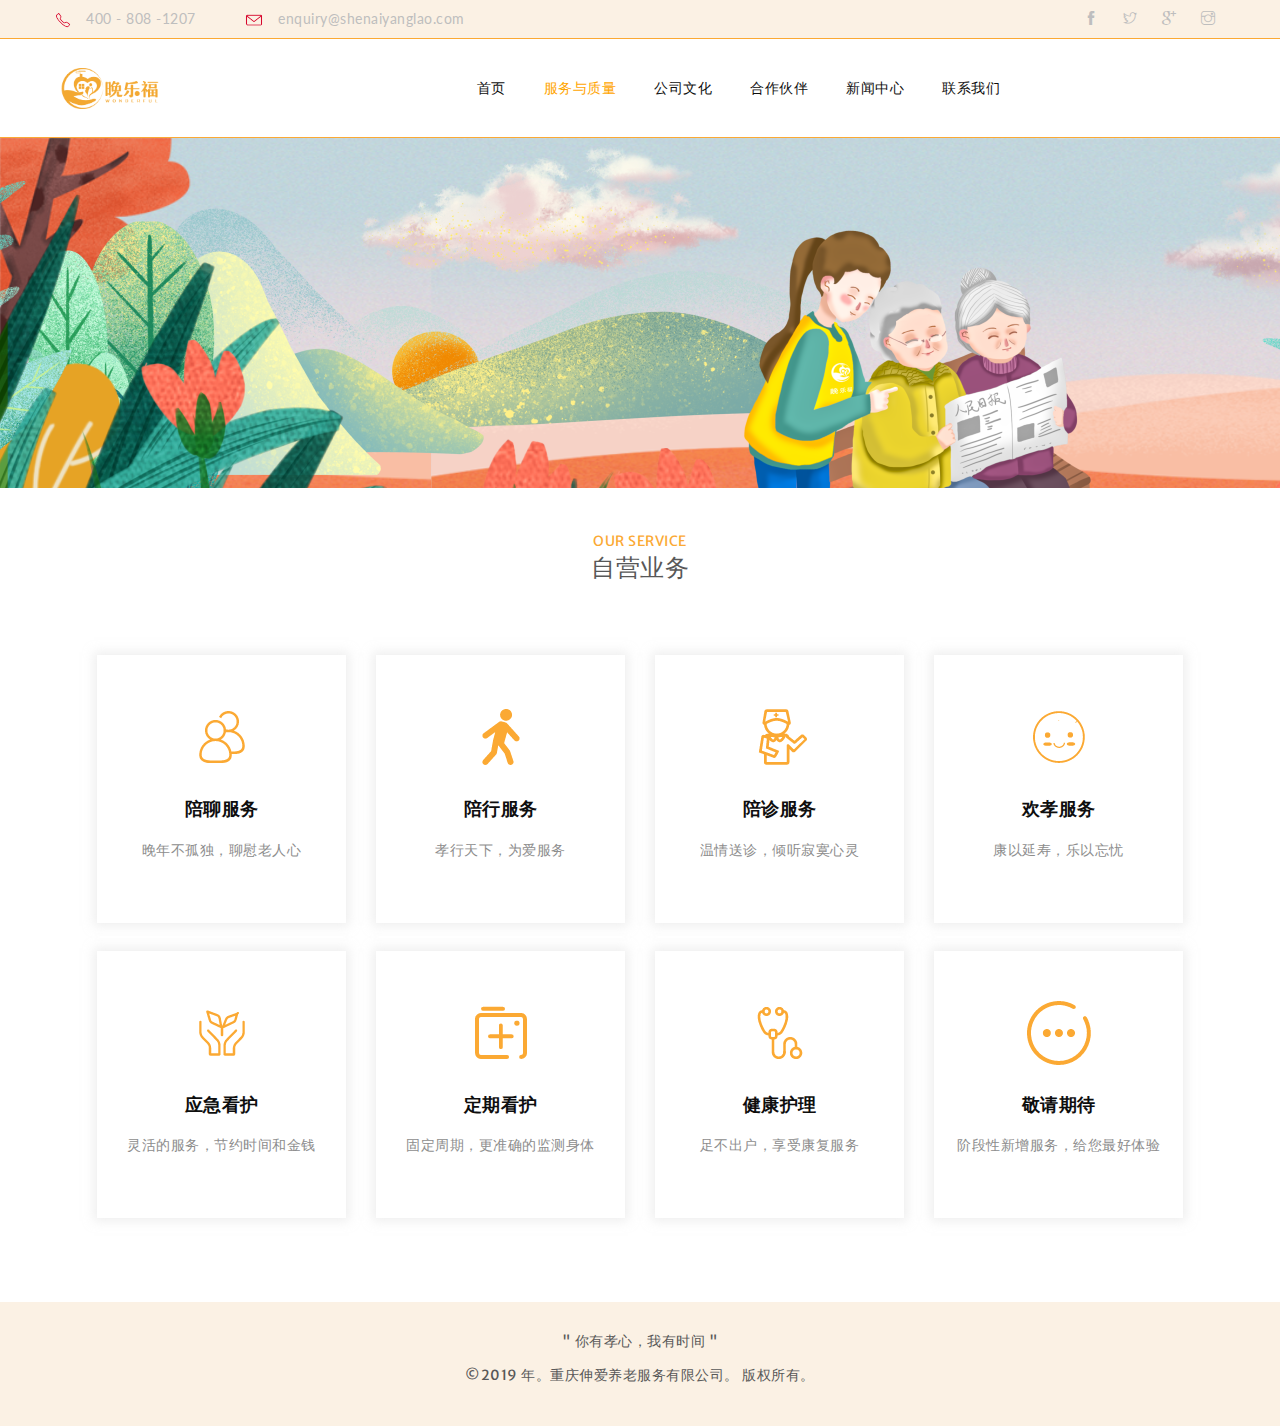
<file: wlf/self-support.html>
<!DOCTYPE html>
<html lang="zxx">
<head>
	<meta charset="utf-8">
	<title>晚乐福 —— 自营业务</title>
	<link rel="shortcut icon" href="assets/img/icon.ico">

	<meta name="description" content="晚乐福为你提供有情感有维度的居家养老服务">

	<meta name="keywords" content="居家养老">

	<meta name="author" content="晚乐福">


	<!-- Mobile Specific Meta -->
	<meta name="viewport" content="width=device-width, initial-scale=1">

	<!-- css-include -->

	<!-- boorstrap -->
	<link rel="stylesheet" type="text/css" href="assets/css/bootstrap.min.css">
	<!-- themify-icon.css -->
	<link rel="stylesheet" type="text/css" href="assets/css/themify-icons.css">
	<!-- owl-carousel -->
	<link rel="stylesheet" type="text/css" href="assets/css/owl.carousel.css">
	<!-- Video-min -->
	<link rel="stylesheet" type="text/css" href="assets/css/video.min.css">
	<!-- animate.css -->
	<link rel="stylesheet" type="text/css" href="assets/css/animate.css">
	<!-- REVOLUTION STYLE SHEETS -->
	<link rel="stylesheet" type="text/css" href="rev-slider/css/settings.css">
	<!-- REVOLUTION LAYERS STYLES -->
	<link rel="stylesheet" type="text/css" href="rev-slider/css/layers.css">
	<!-- REVOLUTION NAVIGATION STYLES -->
	<link rel="stylesheet" type="text/css" href="rev-slider/css/navigation.css">
	<!-- menu style -->
	<link rel="stylesheet" type="text/css" href="assets/css/menu.css">
	<!-- style -->
	<link rel="stylesheet" type="text/css" href="assets/css/style.css">
	<!-- responsive.css -->
	<link rel="stylesheet" type="text/css" href="assets/css/responsive.css">
</head>
<!-- /end of head -->

<body>
	<div id="preloader"></div>
	<!-- Start of Header 
	============================================= -->
	<header>
		<div class="header-top-bg">
			<div class="container">
				<div class="row">
					<div class="header-top">
						<div class="head-top-info pull-left">
							<ul class="top-info">
								<li><img src="assets/img/call.png" alt="image">400 - 808 -1207</li>
								<li><img src="assets/img/inbox.png" alt="image">enquiry@shenaiyanglao.com</li>
							</ul>
						</div>
						<!-- /head-top-info -->
						<div class="header-social pull-right">
							<div class="social">
								<ul class="social-list">
									<li><a href="#"><span class="ti-facebook"></span></a></li>
									<li><a href="#"><span class="ti-twitter"></span></a></li>
									<li><a href="#"><span class="ti-google"></span></a></li>
									<li><a href="#"><span class="ti-instagram"></span></a></li>
								</ul>
							</div>
						</div>
						<!-- /header-social -->
					</div><!-- /header-top -->
				</div><!-- /row -->
			</div><!-- /container -->
		</div>
		<div class="menu-bar">
			<div class="container">
				<div class="row">
					<nav class="navbar">
						<!-- Brand and toggle get grouped for better mobile display -->
						<div class="navbar-header">
							<a class="navbar-brand" href="home-1.html"><img src="assets/img/logo.png" alt="image"></a>
						</div>

						<!-- Collect the nav links, forms, and other content for toggling -->
						<div class="collapse navbar-collapse" id="bs-example-navbar-collapse-1">
							<ul class="nav navbar-nav navbar-right">
								<li><a href="index.html">首页</a></li>
								<li><a href="#" style="color: orange">服务与质量</a>
									<ul class="menu-dropdown">
										<li><a href="#.html">自营业务</a></li>
										<li><a href="san.html">第三方商户</a></li>
									</ul>
								</li>
								<li><a href="company.html">公司文化</a>
									<!-- <ul class="menu-dropdown">
										<li><a href="event.html">Events</a></li>
										<li><a href="event-single.html">Events Details</a></li>
									</ul> -->
								</li>
								<li><a href="contact.html">合作伙伴</a>
									<!-- <ul class="menu-dropdown">
										<li><a href="blog-archive.html">Blog Archive</a></li>
										<li><a href="blog-single.html">Blog Details</a></li>
									</ul> -->
								</li>
								<li><a href="new.html">新闻中心</a>
									<!-- <ul class="menu-dropdown">
										<li><a href="blog-archive.html">养老政策</a></li>
										<li><a href="blog-single.html">公司动态</a></li>
									</ul> -->
								</li>
								<li><a href="partner.html">联系我们</a>
									<!-- <ul class="menu-dropdown">
										<li><a href="contact.html">Contact</a></li>
										<li><a href="404.html">404</a></li>
										<li><a href="about-us.html">About-us</a></li>
									</ul> -->
								</li>
							</ul>
						</div><!-- /.navbar-collapse -->
						<!-- <div class="home-donate donate-btn-1 text-uppercase">
							<a href="donation.html">donate now</a>
						</div>
						<div id="sb-search" class="sb-search " >
							    <form action="#" method="post">
								   <input class="sb-search-input " onkeyup="buttonUp();" placeholder="Enter Your Search Word..." type="search" value="" name="search" id="search">
								 <input class="sb-search-submit" type="submit"  value="">
								 <span class="sb-icon-search"><i class="ti-search"></i></span>
							    </form>
						</div> -->
					</nav>
					<div class="wrap">
						<!--MENU-->
						<div id="main-menu">
							<div class="menu-btn">
								<div class="menu-btn-line menu-btn-line-1"></div>
								<div class="menu-btn-line menu-btn-line-2"></div>
								<div class="menu-btn-line menu-btn-line-3"></div>
							</div>
							<div class="moduletable_menu">

								<ul class="nav menu">
									<li><a href="index.html">首页</a></li>
									<li><a href="#">服务与质量</a></li>
									<li><a href="company.html">公司文化</a></li>
									<li><a href="partner.html">合作伙伴</a></li>
									<li><a href="new.html">新闻中心</a></li>
									<li><a href="contact.html">联系我们</a></li>
									<!-- <li><a href="event.html">Event</a></li>
									<li><a href="event-single.html">Event Single</a></li>
									<li><a href="404.html">404</a></li>
									<li><a href="contact.html">Contacts</a></li> -->
								</ul>
							</div>
						</div>
						<!-- END menu -->
					</div><!--/wrap  -->
				</div><!--/row  -->
			</div><!--/container  -->
		</div><!--/menu-bar  -->
	</header>
	<!-- End of Header 
	============================================= -->

	<!-- Start of page head section 
	============================================= -->
	<section id="page-head" class="page-head-section">
		<div class="page-head-overlay banner-ziying">
			<!-- <div class="container">
				<div class="row">
					<div class="page-head-content">
						<div class="page-head-style">
							<img src="assets/img/page-head-style.png" alt="image">
						</div>
						<div class="page-head-title text-uppercase">
							<h2>causes</h2>
						</div>
						<div class="page-breadcrumb">
							<ul class="breadcrumb">
								<li class="breadcrumb-item"><a href="home-1.html"><span class="mr5 ti-home"></span>Home</a></li>
								<li class="breadcrumb-item active">Causes</li>
							</ul>
						</div>
					</div>
				</div> -->
			</div>
		</div>
	</section>
	<!-- End of  page head section  
	============================================= -->

	<!-- Start of Causes page content 
	============================================= -->
	<section id="way-help" class="way-help-section">
			<div class="container">
				<div class="row section-content">
					<div class="section-title text-center">
						<div class="section-title-text text-uppercase">
							<p>Our SERVICE</p>
						</div>
						<div class="section-title-text">
							<h3>自营业务</h3>
						</div>
					</div>
					<!-- /section-title -->
					<div class="way-help-section-content">
						<div class="row">
							<div class="col-md-3 col-sm-6">
								<div class="way-help-pic-text text-center colmd3">
									<div class="way-help-pic pb30">
										<img src="assets/img/talk.png" alt="image">
									</div>
									<!-- /img -->
									<div class="way-help-text">
										<div class="way-help-head pb20 text-uppercase">
											<h3 class="black">陪聊服务</h3>
										</div>
										<div class="way-help-text-content">
											<p>晚年不孤独，聊慰老人心
											 </p>
										</div>
									</div>
									<!-- /text -->
									<div class="hover-content">
										<div class="way-help-head pb20 text-uppercase">
											<h3 class="red">陪聊服务</h3>
										</div>
										<div class="way-help-text-content pb20">
											<p>以人为本的的沟通技巧，循序渐进的情绪疏导。解决老年人精神世界的孤独以及无人交流的悲哀。
												</p>
										</div>
										<!-- <div class="way-help-pic pb30">
											<a href="#"><span class="red ti-plus"></span></a>
										</div> -->
									</div>
								</div>
							</div>
							<!-- /col-sm-3 -->
	
							<div class="col-md-3 col-sm-6">
								<div class="way-help-pic-text text-center colmd3">
									<div class="way-help-pic pb30">
										<img src="assets/img/buxing.png" alt="image">
									</div>
									<!-- /img -->
									<div class="way-help-text">
										<div class="way-help-head pb20 text-uppercase">
											<h3 class="black">陪行服务</h3>
										</div>
										<div class="way-help-text-content">
											<p>孝行天下，为爱服务</p>
										</div>
									</div>
									<!-- /text -->
									<div class="hover-content">
										<div class="way-help-head pb20 text-uppercase">
											<h3 class="red">陪行服务</h3>
										</div>
										<div class="way-help-text-content pb20">
											<p>想要行走，无奈孤独踌躇。为天下老人提供贴心的陪行服务，随时随地不再是一个人。</p>
										</div>
										<!-- <div class="way-help-pic pb30">
											<a href="#"><span class="red ti-plus"></span></a>
										</div> -->
									</div>
								</div>
							</div>
							<!-- /col-sm-3 -->
	
							<div class="col-md-3 col-sm-6">
								<div class="way-help-pic-text text-center colmd3">
									<div class="way-help-pic pb30">
										<img src="assets/img/hushi.png" alt="image">
									</div>
									<!-- /img -->
									<div class="way-help-text">
										<div class="way-help-head pb20 text-uppercase">
											<h3 class="black">陪诊服务</h3>
										</div>
										<div class="way-help-text-content">
											<p>温情送诊，倾听寂寞心灵
											 </p>
										</div>
									</div>
									<!-- /text -->
									<div class="hover-content">
										<div class="way-help-head pb20 text-uppercase">
											<h3 class="red">陪诊服务</h3>
										</div>
										<div class="way-help-text-content pb20">
											<p>省事、省时、省力、省心，缓解老人焦虑情绪，降低就医恐惧，安心便捷就医。
												</p>
										</div>
										<!--介绍跳转-->
										<!-- <div class="way-help-pic pb30">
											<a href="#"><span class="red ti-plus"></span></a>
										</div> -->
									</div>
								</div>
							</div>
							<!-- /col-sm-3 -->
	
							<div class="col-md-3 col-sm-6">
								<div class="way-help-pic-text text-center colmd3">
									<div class="way-help-pic pb30">
										<img src="assets/img/xiao.png" alt="image">
									</div>
									<!-- /img -->
									<div class="way-help-text">
										<div class="way-help-head pb20 text-uppercase">
											<h3 class="black">欢孝服务</h3>
										</div>
										<div class="way-help-text-content">
											<p>康以延寿，乐以忘忧
												</p>
										</div>
									</div>
									<!-- /text -->
									<div class="hover-content">
										<div class="way-help-head pb20 text-uppercase">
											<h3 class="red">欢孝服务</h3>
										</div>
										<div class="way-help-text-content pb20">
											<p>快乐的日子，怎么能有泪光？。为老人提供生日庆祝、节日庆祝、派对服务，陪你度过难忘的一天。
												</p>
										</div>
										<!-- <div class="way-help-pic pb30">
											<a href="#"><span class="red ti-plus"></span></a>
										</div> -->
									</div>
									
								</div>
							</div>
				
							<!--新增服务-->
							<!-- /col-sm-3 -->
							<div class="col-md-3 col-sm-6 xinzeng">
								<div class="way-help-pic-text text-center colmd3">
									<div class="way-help-pic pb30">
										<img src="assets/img/yingji.png" alt="image">
									</div>
									<!-- /img -->
									<div class="way-help-text">
										<div class="way-help-head pb20 text-uppercase">
											<h3 class="black">应急看护</h3>
										</div>
										<div class="way-help-text-content">
											<p>灵活的服务，节约时间和金钱
												</p>
										</div>
									</div>
									<!-- /text -->
									<div class="hover-content">
										<div class="way-help-head pb20 text-uppercase">
											<h3 class="red">应急看护</h3>
										</div>
										<div class="way-help-text-content pb20">
											<p>需要即下单，看护1小时内上门，满足老人短期需要护理的需求。让子女能自由的参加旅游、家长会……
												</p>
										</div>
										<!-- <div class="way-help-pic pb30">
											<a href="#"><span class="red ti-plus"></span></a>
										</div> -->
									</div>
									
								</div>
							</div>
							<div class="col-md-3 col-sm-6 xinzeng">
								<div class="way-help-pic-text text-center colmd3">
									<div class="way-help-pic pb30">
										<img src="assets/img/dingqi.png" alt="image">
									</div>
									<!-- /img -->
									<div class="way-help-text">
										<div class="way-help-head pb20 text-uppercase">
											<h3 class="black">定期看护</h3>
										</div>
										<div class="way-help-text-content">
											<p>固定周期，更准确的监测身体
												</p>
										</div>
									</div>
									<!-- /text -->
									<div class="hover-content">
										<div class="way-help-head pb20 text-uppercase">
											<h3 class="red">定期看护</h3>
										</div>
										<div class="way-help-text-content pb20">
											<p>提前预约服务时间，为老人提供更好的身体监测。让您的日程更加安慰，让您的老人更加安心。
												</p>
										</div>
										<!-- <div class="way-help-pic pb30">
											<a href="#"><span class="red ti-plus"></span></a>
										</div> -->
									</div>
									
								</div>
							</div>
							<div class="col-md-3 col-sm-6 xinzeng">
								<div class="way-help-pic-text text-center colmd3">
									<div class="way-help-pic pb30">
										<img src="assets/img/jiankang.png" alt="image">
									</div>
									<!-- /img -->
									<div class="way-help-text">
										<div class="way-help-head pb20 text-uppercase">
											<h3 class="black">健康护理</h3>
										</div>
										<div class="way-help-text-content">
											<p>足不出户，享受康复服务
												</p>
										</div>
									</div>
									<!-- /text -->
									<div class="hover-content">
										<div class="way-help-head pb20 text-uppercase">
											<h3 class="red">健康护理</h3>
										</div>
										<div class="way-help-text-content pb20">
											<p>居家养老新体验，为您提供上门的康复护理服务，节省住院费，家里恢复更舒心。
												</p>
										</div>
										<!-- <div class="way-help-pic pb30">
											<a href="#"><span class="red ti-plus"></span></a>
										</div> -->
									</div>
									
								</div>
							</div>
							<div class="col-md-3 col-sm-6 xinzeng">
								<div class="way-help-pic-text text-center colmd3">
									<div class="way-help-pic pb30">
										<img src="assets/img/qita.png" alt="image">
									</div>
									<!-- /img -->
									<div class="way-help-text">
										<div class="way-help-head pb20 text-uppercase">
											<h3 class="black">敬请期待</h3>
										</div>
										<div class="way-help-text-content">
											<p>阶段性新增服务，给您最好体验
												</p>
										</div>
									</div>
									<!-- /text -->
									<div class="hover-content">
										<div class="way-help-head pb20 text-uppercase">
											<h3 class="red">敬请期待</h3>
										</div>
										<div class="way-help-text-content pb20">
											<p>社区居家服务、管家服务、老人餐服务、食疗服务、旅居服务、老年大学、老年再就业
												</p>
										</div>
										<!-- <div class="way-help-pic pb30">
											<a href="#"><span class="red ti-plus"></span></a>
										</div> -->
									</div>
									
								</div>
							</div>

						</div>
					</div><!-- /way-help-section-content -->
				</div><!-- /row-->
			</div><!-- /container -->
		</section>
							


	<!-- Start of footer section
	============================================= -->
	<footer>
		<p>" 你有孝心，我有时间 "</p>
		<p>©2019 年。重庆伸爱养老服务有限公司。 版权所有。</p>		
	</footer>
	<!-- End of footer section
	============================================= -->


	<!-- js -->
	<script type="text/javascript" src="assets/js/jquery-2.1.4.min.js"></script>
	<script type="text/javascript" src="assets/js/bootstrap.min.js"></script>
	<script type="text/javascript" src="assets/js/owl.carousel.min.js"></script>
	<script type="text/javascript" src="assets/js/jquery.magnific-popup.min.js"></script>
	<script type="text/javascript" src="assets/js/waypoints.min.js"></script>
	<script type="text/javascript" src="assets/js/jquery.counterup.min.js"></script>
	<script type="text/javascript" src="assets/js/wow.min.js"></script>
	<script type="text/javascript">new WOW().init();</script>
	<script type="text/javascript" src="assets/js/circle-progress.js"></script>
		<!-- REVOLUTION JS FILES -->
	<script type="text/javascript" src="rev-slider/js/jquery.themepunch.tools.min.js"></script>
	<script type="text/javascript" src="rev-slider/js/jquery.themepunch.revolution.min.js"></script>

    <!-- SLIDER REVOLUTION 5.0 EXTENSIONS (Load Extensions only on Local File Systems !
    The following part can be removed on Server for On Demand Loading) -->

    <script type="text/javascript" src="rev-slider/js/revolution.extension.actions.min.js"></script>
    
    <script type="text/javascript" src="rev-slider/js/revolution.extension.layeranimation.min.js"></script>
    <script type="text/javascript" src="rev-slider/js/revolution.extension.navigation.min.js"></script>
    <script type="text/javascript" src="rev-slider/js/revolution.extension.parallax.min.js"></script>
    <script type="text/javascript" src="rev-slider/js/revolution.extension.slideanims.min.js"></script>
    <script type="text/javascript" src="rev-slider/js/revolution.extension.video.min.js"></script>
	<script type="text/javascript" src="assets/js/function.js"></script>
</body> 
</html>
</file>
<file: wechat/wechat_index.css>
*{
    margin: 0;
    padding: 0;
}
body{
    background-color: #fffde8;
}
html,body{
    height: 100%;
}
header img,.serve_banner,.serve_banner2{
    display: block;
    width: 100%;
    max-width: 100%;
    height: 100%;
}
.serve_banner,.serve_banner2{
    margin-top: 2em;
}
.oneself_serve,.merchant_serve{
    margin-top:2em;
}
/* .main{
    margin-top: 5em;
} */

 .header_text{
        display: block;
        margin: 0 auto;
    }
/* .introduce,.oneself,.merchant{
    position: relative;
} */
/* .introduce_header,.oneself_header,.merchant_header{
    width: 120px;
    height: 23px;
    position: absolute;
    top: -10px; left: 40%;
} */
p{
    color: grey;
}
.text{
      font-size: 14px;
      letter-spacing: 1px;
      line-height: 1.5em;
      padding: 3em;
  }
.main_text{
    margin-bottom: 1em;
    text-align: justify;
    
}
.serve {
    display: -webkit-flex; /* Safari */
    display: flex;
    justify-content: space-around;
    margin-top: 3em;
}
h2{
    background-color: #4c8492;
    color: #f09c67;
    text-align: center;
    padding: 0.5em;
}
h3{
    font-weight:normal;
    color: #f09c67;
    padding:0.3em;
    border:2px solid #f7e0a3;
    border-radius: 25%;
    font-size: 16px;
}
h4{ 
    /* text-align: center;
    margin-top: 3em; */
    width: 6em;
    height: 2em;
    line-height: 2em;
    text-align: center;
    margin: 0 auto;
    margin-top:2em;
    border: 1.5px solid #4c8492;
    border-radius: 10%

}
footer{
    background-color: #4c8492;
    padding: 1em;
}
.info p{
    color: #f7e0a3;
    font-size: 12px;
    padding-left: 3em;
}
</file>
<file: wlf/assets/css/themify-icons.css>
@font-face {
	font-family: 'themify';
	src:url('../fonts/themify.eot?-fvbane');
	src:url('../fonts/themify.eot?#iefix-fvbane') format('embedded-opentype'),
		url('../fonts/themify.woff?-fvbane') format('woff'),
		url('../fonts/themify.ttf?-fvbane') format('truetype'),
		url('../fonts/themify.svg?-fvbane#themify') format('svg');
	font-weight: normal;
	font-style: normal;
}

[class^="ti-"], [class*=" ti-"] {
	font-family: 'themify';
	speak: none;
	font-style: normal;
	font-weight: normal;
	font-variant: normal;
	text-transform: none;
	line-height: 1;

	/* Better Font Rendering =========== */
	-webkit-font-smoothing: antialiased;
	-moz-osx-font-smoothing: grayscale;
}

.ti-wand:before {
	content: "\e600";
}
.ti-volume:before {
	content: "\e601";
}
.ti-user:before {
	content: "\e602";
}
.ti-unlock:before {
	content: "\e603";
}
.ti-unlink:before {
	content: "\e604";
}
.ti-trash:before {
	content: "\e605";
}
.ti-thought:before {
	content: "\e606";
}
.ti-target:before {
	content: "\e607";
}
.ti-tag:before {
	content: "\e608";
}
.ti-tablet:before {
	content: "\e609";
}
.ti-star:before {
	content: "\e60a";
}
.ti-spray:before {
	content: "\e60b";
}
.ti-signal:before {
	content: "\e60c";
}
.ti-shopping-cart:before {
	content: "\e60d";
}
.ti-shopping-cart-full:before {
	content: "\e60e";
}
.ti-settings:before {
	content: "\e60f";
}
.ti-search:before {
	content: "\e610";
}
.ti-zoom-in:before {
	content: "\e611";
}
.ti-zoom-out:before {
	content: "\e612";
}
.ti-cut:before {
	content: "\e613";
}
.ti-ruler:before {
	content: "\e614";
}
.ti-ruler-pencil:before {
	content: "\e615";
}
.ti-ruler-alt:before {
	content: "\e616";
}
.ti-bookmark:before {
	content: "\e617";
}
.ti-bookmark-alt:before {
	content: "\e618";
}
.ti-reload:before {
	content: "\e619";
}
.ti-plus:before {
	content: "\e61a";
}
.ti-pin:before {
	content: "\e61b";
}
.ti-pencil:before {
	content: "\e61c";
}
.ti-pencil-alt:before {
	content: "\e61d";
}
.ti-paint-roller:before {
	content: "\e61e";
}
.ti-paint-bucket:before {
	content: "\e61f";
}
.ti-na:before {
	content: "\e620";
}
.ti-mobile:before {
	content: "\e621";
}
.ti-minus:before {
	content: "\e622";
}
.ti-medall:before {
	content: "\e623";
}
.ti-medall-alt:before {
	content: "\e624";
}
.ti-marker:before {
	content: "\e625";
}
.ti-marker-alt:before {
	content: "\e626";
}
.ti-arrow-up:before {
	content: "\e627";
}
.ti-arrow-right:before {
	content: "\e628";
}
.ti-arrow-left:before {
	content: "\e629";
}
.ti-arrow-down:before {
	content: "\e62a";
}
.ti-lock:before {
	content: "\e62b";
}
.ti-location-arrow:before {
	content: "\e62c";
}
.ti-link:before {
	content: "\e62d";
}
.ti-layout:before {
	content: "\e62e";
}
.ti-layers:before {
	content: "\e62f";
}
.ti-layers-alt:before {
	content: "\e630";
}
.ti-key:before {
	content: "\e631";
}
.ti-import:before {
	content: "\e632";
}
.ti-image:before {
	content: "\e633";
}
.ti-heart:before {
	content: "\e6d4";
}
.ti-heart-broken:before {
	content: "\e635";
}
.ti-hand-stop:before {
	content: "\e636";
}
.ti-hand-open:before {
	content: "\e637";
}
.ti-hand-drag:before {
	content: "\e638";
}
.ti-folder:before {
	content: "\e639";
}
.ti-flag:before {
	content: "\e63a";
}
.ti-flag-alt:before {
	content: "\e63b";
}
.ti-flag-alt-2:before {
	content: "\e63c";
}
.ti-eye:before {
	content: "\e63d";
}
.ti-export:before {
	content: "\e63e";
}
.ti-exchange-vertical:before {
	content: "\e63f";
}
.ti-desktop:before {
	content: "\e640";
}
.ti-cup:before {
	content: "\e641";
}
.ti-crown:before {
	content: "\e634";
}
.ti-comments:before {
	content: "\e643";
}
.ti-comment:before {
	content: "\e644";
}
.ti-comment-alt:before {
	content: "\e645";
}
.ti-close:before {
	content: "\e646";
}
.ti-clip:before {
	content: "\e647";
}
.ti-angle-up:before {
	content: "\e648";
}
.ti-angle-right:before {
	content: "\e649";
}
.ti-angle-left:before {
	content: "\e64a";
}
.ti-angle-down:before {
	content: "\e64b";
}
.ti-check:before {
	content: "\e64c";
}
.ti-check-box:before {
	content: "\e64d";
}
.ti-camera:before {
	content: "\e64e";
}
.ti-announcement:before {
	content: "\e64f";
}
.ti-brush:before {
	content: "\e650";
}
.ti-briefcase:before {
	content: "\e651";
}
.ti-bolt:before {
	content: "\e652";
}
.ti-bolt-alt:before {
	content: "\e653";
}
.ti-blackboard:before {
	content: "\e654";
}
.ti-bag:before {
	content: "\e655";
}
.ti-move:before {
	content: "\e656";
}
.ti-arrows-vertical:before {
	content: "\e657";
}
.ti-arrows-horizontal:before {
	content: "\e658";
}
.ti-fullscreen:before {
	content: "\e659";
}
.ti-arrow-top-right:before {
	content: "\e65a";
}
.ti-arrow-top-left:before {
	content: "\e65b";
}
.ti-arrow-circle-up:before {
	content: "\e65c";
}
.ti-arrow-circle-right:before {
	content: "\e65d";
}
.ti-arrow-circle-left:before {
	content: "\e65e";
}
.ti-arrow-circle-down:before {
	content: "\e65f";
}
.ti-angle-double-up:before {
	content: "\e660";
}
.ti-angle-double-right:before {
	content: "\e661";
}
.ti-angle-double-left:before {
	content: "\e662";
}
.ti-angle-double-down:before {
	content: "\e663";
}
.ti-zip:before {
	content: "\e664";
}
.ti-world:before {
	content: "\e665";
}
.ti-wheelchair:before {
	content: "\e666";
}
.ti-view-list:before {
	content: "\e667";
}
.ti-view-list-alt:before {
	content: "\e668";
}
.ti-view-grid:before {
	content: "\e669";
}
.ti-uppercase:before {
	content: "\e66a";
}
.ti-upload:before {
	content: "\e66b";
}
.ti-underline:before {
	content: "\e66c";
}
.ti-truck:before {
	content: "\e66d";
}
.ti-timer:before {
	content: "\e66e";
}
.ti-ticket:before {
	content: "\e66f";
}
.ti-thumb-up:before {
	content: "\e670";
}
.ti-thumb-down:before {
	content: "\e671";
}
.ti-text:before {
	content: "\e672";
}
.ti-stats-up:before {
	content: "\e673";
}
.ti-stats-down:before {
	content: "\e674";
}
.ti-split-v:before {
	content: "\e675";
}
.ti-split-h:before {
	content: "\e676";
}
.ti-smallcap:before {
	content: "\e677";
}
.ti-shine:before {
	content: "\e678";
}
.ti-shift-right:before {
	content: "\e679";
}
.ti-shift-left:before {
	content: "\e67a";
}
.ti-shield:before {
	content: "\e67b";
}
.ti-notepad:before {
	content: "\e67c";
}
.ti-server:before {
	content: "\e67d";
}
.ti-quote-right:before {
	content: "\e67e";
}
.ti-quote-left:before {
	content: "\e67f";
}
.ti-pulse:before {
	content: "\e680";
}
.ti-printer:before {
	content: "\e681";
}
.ti-power-off:before {
	content: "\e682";
}
.ti-plug:before {
	content: "\e683";
}
.ti-pie-chart:before {
	content: "\e684";
}
.ti-paragraph:before {
	content: "\e685";
}
.ti-panel:before {
	content: "\e686";
}
.ti-package:before {
	content: "\e687";
}
.ti-music:before {
	content: "\e688";
}
.ti-music-alt:before {
	content: "\e689";
}
.ti-mouse:before {
	content: "\e68a";
}
.ti-mouse-alt:before {
	content: "\e68b";
}
.ti-money:before {
	content: "\e68c";
}
.ti-microphone:before {
	content: "\e68d";
}
.ti-menu:before {
	content: "\e68e";
}
.ti-menu-alt:before {
	content: "\e68f";
}
.ti-map:before {
	content: "\e690";
}
.ti-map-alt:before {
	content: "\e691";
}
.ti-loop:before {
	content: "\e692";
}
.ti-location-pin:before {
	content: "\e693";
}
.ti-list:before {
	content: "\e694";
}
.ti-light-bulb:before {
	content: "\e695";
}
.ti-Italic:before {
	content: "\e696";
}
.ti-info:before {
	content: "\e697";
}
.ti-infinite:before {
	content: "\e698";
}
.ti-id-badge:before {
	content: "\e699";
}
.ti-hummer:before {
	content: "\e69a";
}
.ti-home:before {
	content: "\e69b";
}
.ti-help:before {
	content: "\e69c";
}
.ti-headphone:before {
	content: "\e69d";
}
.ti-harddrives:before {
	content: "\e69e";
}
.ti-harddrive:before {
	content: "\e69f";
}
.ti-gift:before {
	content: "\e6a0";
}
.ti-game:before {
	content: "\e6a1";
}
.ti-filter:before {
	content: "\e6a2";
}
.ti-files:before {
	content: "\e6a3";
}
.ti-file:before {
	content: "\e6a4";
}
.ti-eraser:before {
	content: "\e6a5";
}
.ti-envelope:before {
	content: "\e6a6";
}
.ti-download:before {
	content: "\e6a7";
}
.ti-direction:before {
	content: "\e6a8";
}
.ti-direction-alt:before {
	content: "\e6a9";
}
.ti-dashboard:before {
	content: "\e6aa";
}
.ti-control-stop:before {
	content: "\e6ab";
}
.ti-control-shuffle:before {
	content: "\e6ac";
}
.ti-control-play:before {
	content: "\e6ad";
}
.ti-control-pause:before {
	content: "\e6ae";
}
.ti-control-forward:before {
	content: "\e6af";
}
.ti-control-backward:before {
	content: "\e6b0";
}
.ti-cloud:before {
	content: "\e6b1";
}
.ti-cloud-up:before {
	content: "\e6b2";
}
.ti-cloud-down:before {
	content: "\e6b3";
}
.ti-clipboard:before {
	content: "\e6b4";
}
.ti-car:before {
	content: "\e6b5";
}
.ti-calendar:before {
	content: "\e6b6";
}
.ti-book:before {
	content: "\e60f";
}
.ti-bell:before {
	content: "\e6b8";
}
.ti-basketball:before {
	content: "\e6b9";
}
.ti-bar-chart:before {
	content: "\e6ba";
}
.ti-bar-chart-alt:before {
	content: "\e6bb";
}
.ti-back-right:before {
	content: "\e6bc";
}
.ti-back-left:before {
	content: "\e6bd";
}
.ti-arrows-corner:before {
	content: "\e6be";
}
.ti-archive:before {
	content: "\e6bf";
}
.ti-anchor:before {
	content: "\e6c0";
}
.ti-align-right:before {
	content: "\e6c1";
}
.ti-align-left:before {
	content: "\e6c2";
}
.ti-align-justify:before {
	content: "\e6c3";
}
.ti-align-center:before {
	content: "\e6c4";
}
.ti-alert:before {
	content: "\e6c5";
}
.ti-alarm-clock:before {
	content: "\e6c6";
}
.ti-agenda:before {
	content: "\e6c7";
}
.ti-write:before {
	content: "\e6c8";
}
.ti-window:before {
	content: "\e6c9";
}
.ti-widgetized:before {
	content: "\e6ca";
}
.ti-widget:before {
	content: "\e6cb";
}
.ti-widget-alt:before {
	content: "\e6cc";
}
.ti-wallet:before {
	content: "\e6cd";
}
.ti-video-clapper:before {
	content: "\e6ce";
}
.ti-video-camera:before {
	content: "\e6cf";
}
.ti-vector:before {
	content: "\e6d0";
}
.ti-themify-logo:before {
	content: "\e6d1";
}
.ti-themify-favicon:before {
	content: "\e6d2";
}
.ti-themify-favicon-alt:before {
	content: "\e6d3";
}
.ti-support:before {
	content: "\e613";
}
.ti-stamp:before {
	content: "\e6d5";
}
.ti-split-v-alt:before {
	content: "\e6d6";
}
.ti-slice:before {
	content: "\e6d7";
}
.ti-shortcode:before {
	content: "\e6d8";
}
.ti-shift-right-alt:before {
	content: "\e6d9";
}
.ti-shift-left-alt:before {
	content: "\e6da";
}
.ti-ruler-alt-2:before {
	content: "\e6db";
}
.ti-receipt:before {
	content: "\e6dc";
}
.ti-pin2:before {
	content: "\e6dd";
}
.ti-pin-alt:before {
	content: "\e6de";
}
.ti-pencil-alt2:before {
	content: "\e6df";
}
.ti-palette:before {
	content: "\e6e0";
}
.ti-more:before {
	content: "\e6e1";
}
.ti-more-alt:before {
	content: "\e6e2";
}
.ti-microphone-alt:before {
	content: "\e6e3";
}
.ti-magnet:before {
	content: "\e6e4";
}
.ti-line-double:before {
	content: "\e6e5";
}
.ti-line-dotted:before {
	content: "\e6e6";
}
.ti-line-dashed:before {
	content: "\e6e7";
}
.ti-layout-width-full:before {
	content: "\e6e8";
}
.ti-layout-width-default:before {
	content: "\e6e9";
}
.ti-layout-width-default-alt:before {
	content: "\e6ea";
}
.ti-layout-tab:before {
	content: "\e6eb";
}
.ti-layout-tab-window:before {
	content: "\e6ec";
}
.ti-layout-tab-v:before {
	content: "\e6ed";
}
.ti-layout-tab-min:before {
	content: "\e6ee";
}
.ti-layout-slider:before {
	content: "\e6ef";
}
.ti-layout-slider-alt:before {
	content: "\e6f0";
}
.ti-layout-sidebar-right:before {
	content: "\e6f1";
}
.ti-layout-sidebar-none:before {
	content: "\e6f2";
}
.ti-layout-sidebar-left:before {
	content: "\e6f3";
}
.ti-layout-placeholder:before {
	content: "\e6f4";
}
.ti-layout-menu:before {
	content: "\e6f5";
}
.ti-layout-menu-v:before {
	content: "\e6f6";
}
.ti-layout-menu-separated:before {
	content: "\e6f7";
}
.ti-layout-menu-full:before {
	content: "\e6f8";
}
.ti-layout-media-right-alt:before {
	content: "\e6f9";
}
.ti-layout-media-right:before {
	content: "\e6fa";
}
.ti-layout-media-overlay:before {
	content: "\e6fb";
}
.ti-layout-media-overlay-alt:before {
	content: "\e6fc";
}
.ti-layout-media-overlay-alt-2:before {
	content: "\e6fd";
}
.ti-layout-media-left-alt:before {
	content: "\e6fe";
}
.ti-layout-media-left:before {
	content: "\e6ff";
}
.ti-layout-media-center-alt:before {
	content: "\e700";
}
.ti-layout-media-center:before {
	content: "\e701";
}
.ti-layout-list-thumb:before {
	content: "\e702";
}
.ti-layout-list-thumb-alt:before {
	content: "\e703";
}
.ti-layout-list-post:before {
	content: "\e704";
}
.ti-layout-list-large-image:before {
	content: "\e705";
}
.ti-layout-line-solid:before {
	content: "\e706";
}
.ti-layout-grid4:before {
	content: "\e707";
}
.ti-layout-grid3:before {
	content: "\e708";
}
.ti-layout-grid2:before {
	content: "\e709";
}
.ti-layout-grid2-thumb:before {
	content: "\e70a";
}
.ti-layout-cta-right:before {
	content: "\e70b";
}
.ti-layout-cta-left:before {
	content: "\e70c";
}
.ti-layout-cta-center:before {
	content: "\e70d";
}
.ti-layout-cta-btn-right:before {
	content: "\e70e";
}
.ti-layout-cta-btn-left:before {
	content: "\e70f";
}
.ti-layout-column4:before {
	content: "\e710";
}
.ti-layout-column3:before {
	content: "\e711";
}
.ti-layout-column2:before {
	content: "\e712";
}
.ti-layout-accordion-separated:before {
	content: "\e713";
}
.ti-layout-accordion-merged:before {
	content: "\e714";
}
.ti-layout-accordion-list:before {
	content: "\e715";
}
.ti-ink-pen:before {
	content: "\e716";
}
.ti-info-alt:before {
	content: "\e717";
}
.ti-help-alt:before {
	content: "\e718";
}
.ti-headphone-alt:before {
	content: "\e719";
}
.ti-hand-point-up:before {
	content: "\e71a";
}
.ti-hand-point-right:before {
	content: "\e71b";
}
.ti-hand-point-left:before {
	content: "\e71c";
}
.ti-hand-point-down:before {
	content: "\e71d";
}
.ti-gallery:before {
	content: "\e71e";
}
.ti-face-smile:before {
	content: "\e71f";
}
.ti-face-sad:before {
	content: "\e720";
}
.ti-credit-card:before {
	content: "\e721";
}
.ti-control-skip-forward:before {
	content: "\e722";
}
.ti-control-skip-backward:before {
	content: "\e723";
}
.ti-control-record:before {
	content: "\e724";
}
.ti-control-eject:before {
	content: "\e725";
}
.ti-comments-smiley:before {
	content: "\e726";
}
.ti-brush-alt:before {
	content: "\e727";
}
.ti-youtube:before {
	content: "\e728";
}
.ti-vimeo:before {
	content: "\e729";
}
.ti-twitter:before {
	content: "\e72a";
}
.ti-time:before {
	content: "\e72b";
}
.ti-tumblr:before {
	content: "\e72c";
}
.ti-skype:before {
	content: "\e72d";
}
.ti-share:before {
	content: "\e72e";
}
.ti-share-alt:before {
	content: "\e72f";
}
.ti-rocket:before {
	content: "\e730";
}
.ti-pinterest:before {
	content: "\e731";
}
.ti-new-window:before {
	content: "\e732";
}
.ti-microsoft:before {
	content: "\e733";
}
.ti-list-ol:before {
	content: "\e734";
}
.ti-linkedin:before {
	content: "\e735";
}
.ti-layout-sidebar-2:before {
	content: "\e736";
}
.ti-layout-grid4-alt:before {
	content: "\e737";
}
.ti-layout-grid3-alt:before {
	content: "\e738";
}
.ti-layout-grid2-alt:before {
	content: "\e739";
}
.ti-layout-column4-alt:before {
	content: "\e73a";
}
.ti-layout-column3-alt:before {
	content: "\e73b";
}
.ti-layout-column2-alt:before {
	content: "\e73c";
}
.ti-instagram:before {
	content: "\e73d";
}
.ti-google:before {
	content: "\e73e";
}
.ti-github:before {
	content: "\e73f";
}
.ti-flickr:before {
	content: "\e740";
}
.ti-facebook:before {
	content: "\e741";
}
.ti-dropbox:before {
	content: "\e742";
}
.ti-dribbble:before {
	content: "\e743";
}
.ti-apple:before {
	content: "\e744";
}
.ti-android:before {
	content: "\e745";
}
.ti-save:before {
	content: "\e746";
}
.ti-save-alt:before {
	content: "\e747";
}
.ti-yahoo:before {
	content: "\e748";
}
.ti-wordpress:before {
	content: "\e749";
}
.ti-vimeo-alt:before {
	content: "\e74a";
}
.ti-twitter-alt:before {
	content: "\e74b";
}
.ti-tumblr-alt:before {
	content: "\e74c";
}
.ti-trello:before {
	content: "\e74d";
}
.ti-stack-overflow:before {
	content: "\e74e";
}
.ti-soundcloud:before {
	content: "\e74f";
}
.ti-sharethis:before {
	content: "\e750";
}
.ti-sharethis-alt:before {
	content: "\e751";
}
.ti-reddit:before {
	content: "\e752";
}
.ti-pinterest-alt:before {
	content: "\e753";
}
.ti-microsoft-alt:before {
	content: "\e754";
}
.ti-linux:before {
	content: "\e755";
}
.ti-jsfiddle:before {
	content: "\e756";
}
.ti-joomla:before {
	content: "\e757";
}
.ti-html5:before {
	content: "\e758";
}
.ti-flickr-alt:before {
	content: "\e759";
}
.ti-email:before {
	content: "\e75a";
}
.ti-drupal:before {
	content: "\e75b";
}
.ti-dropbox-alt:before {
	content: "\e75c";
}
.ti-css3:before {
	content: "\e75d";
}
.ti-rss:before {
	content: "\e75e";
}
.ti-rss-alt:before {
	content: "\e75f";
}
</file>
<file: wlf/rev-slider/css/settings.css>
.rtl {	direction: rtl;}
@font-face {
  font-family: 'revicons';
  src: url('../fonts/revicons/revicons.eot?5510888');
  src: url('../fonts/revicons/revicons.eot?5510888#iefix') format('embedded-opentype'),
       url('../fonts/revicons/revicons.woff?5510888') format('woff'),
       url('../fonts/revicons/revicons.ttf?5510888') format('truetype'),
       url('../fonts/revicons/revicons.svg?5510888#revicons') format('svg');
  font-weight: normal;
  font-style: normal;
}

 [class^="revicon-"]:before, [class*=" revicon-"]:before {
  font-family: "revicons";
  font-style: normal;
  font-weight: normal;
  speak: none;
  display: inline-block;
  text-decoration: inherit;
  width: 1em;
  margin-right: .2em;
  text-align: center; 

  /* For safety - reset parent styles, that can break glyph codes*/
  font-variant: normal;
  text-transform: none;

  /* fix buttons height, for twitter bootstrap */
  line-height: 1em;

  /* Animation center compensation - margins should be symmetric */
  /* remove if not needed */
  margin-left: .2em;

  /* you can be more comfortable with increased icons size */
  /* font-size: 120%; */

  /* Uncomment for 3D effect */
  /* text-shadow: 1px 1px 1px rgba(127, 127, 127, 0.3); */
}

.revicon-search-1:before { content: '\e802'; } /* '' */
.revicon-pencil-1:before { content: '\e831'; } /* '' */
.revicon-picture-1:before { content: '\e803'; } /* '' */
.revicon-cancel:before { content: '\e80a'; } /* '' */
.revicon-info-circled:before { content: '\e80f'; } /* '' */
.revicon-trash:before { content: '\e801'; } /* '' */
.revicon-left-dir:before { content: '\e817'; } /* '' */
.revicon-right-dir:before { content: '\e818'; } /* '' */
.revicon-down-open:before { content: '\e83b'; } /* '' */
.revicon-left-open:before { content: '\e819'; } /* '' */
.revicon-right-open:before { content: '\e81a'; } /* '' */
.revicon-angle-left:before { content: '\e820'; } /* '' */
.revicon-angle-right:before { content: '\e81d'; } /* '' */
.revicon-left-big:before { content: '\e81f'; } /* '' */
.revicon-right-big:before { content: '\e81e'; } /* '' */
.revicon-magic:before { content: '\e807'; } /* '' */
.revicon-picture:before { content: '\e800'; } /* '' */
.revicon-export:before { content: '\e80b'; } /* '' */
.revicon-cog:before { content: '\e832'; } /* '' */
.revicon-login:before { content: '\e833'; } /* '' */
.revicon-logout:before { content: '\e834'; } /* '' */
.revicon-video:before { content: '\e805'; } /* '' */
.revicon-arrow-combo:before { content: '\e827'; } /* '' */
.revicon-left-open-1:before { content: '\e82a'; } /* '' */
.revicon-right-open-1:before { content: '\e82b'; } /* '' */
.revicon-left-open-mini:before { content: '\e822'; } /* '' */
.revicon-right-open-mini:before { content: '\e823'; } /* '' */
.revicon-left-open-big:before { content: '\e824'; } /* '' */
.revicon-right-open-big:before { content: '\e825'; } /* '' */
.revicon-left:before { content: '\e836'; } /* '' */
.revicon-right:before { content: '\e826'; } /* '' */
.revicon-ccw:before { content: '\e808'; } /* '' */
.revicon-arrows-ccw:before { content: '\e806'; } /* '' */
.revicon-palette:before { content: '\e829'; } /* '' */
.revicon-list-add:before { content: '\e80c'; } /* '' */
.revicon-doc:before { content: '\e809'; } /* '' */
.revicon-left-open-outline:before { content: '\e82e'; } /* '' */
.revicon-left-open-2:before { content: '\e82c'; } /* '' */
.revicon-right-open-outline:before { content: '\e82f'; } /* '' */
.revicon-right-open-2:before { content: '\e82d'; } /* '' */
.revicon-equalizer:before { content: '\e83a'; } /* '' */
.revicon-layers-alt:before { content: '\e804'; } /* '' */
.revicon-popup:before { content: '\e828'; } /* '' */

							

/******************************
	-	BASIC STYLES		-
******************************/

.rev_slider_wrapper{
	position:relative;
	z-index: 0;
}


.rev_slider{
	position:relative;
	overflow:visible;
}

.tp-overflow-hidden { overflow:hidden;}

.tp-simpleresponsive img,
.rev_slider img{
	max-width:none !important;
	-moz-transition: none;
	-webkit-transition: none;
	-o-transition: none;
	transition: none;
	margin:0px;
	padding:0px;
	border-width:0px;
	border:none;
}

.rev_slider .no-slides-text{
	font-weight:bold;
	text-align:center;
	padding-top:80px;
}

.rev_slider >ul,
.rev_slider_wrapper >ul,
.tp-revslider-mainul >li,
.rev_slider >ul >li,
.rev_slider >ul >li:before,
.tp-revslider-mainul >li:before,
.tp-simpleresponsive >ul,
.tp-simpleresponsive >ul >li,
.tp-simpleresponsive >ul >li:before,
.tp-revslider-mainul >li,
.tp-simpleresponsive >ul >li{
	list-style:none !important;
	position:absolute;	
	margin:0px !important;
	padding:0px !important;
	overflow-x: visible;
	overflow-y: visible;
	list-style-type: none !important;
	background-image:none;
	background-position:0px 0px;
	text-indent: 0em;
	top:0px;left:0px;
}


.tp-revslider-mainul >li,
.rev_slider >ul >li,
.rev_slider >ul >li:before,
.tp-revslider-mainul >li:before,
.tp-simpleresponsive >ul >li,
.tp-simpleresponsive >ul >li:before,
.tp-revslider-mainul >li,
.tp-simpleresponsive >ul >li { 
	visibility:hidden; 
}

.tp-revslider-slidesli,
.tp-revslider-mainul	{	
	padding:0 !important; 
	margin:0 !important; 
	list-style:none !important;
}

.rev_slider li.tp-revslider-slidesli {
    position: absolute !important;
}


.tp-caption .rs-untoggled-content { display:block;}
.tp-caption .rs-toggled-content { display:none;}

.rs-toggle-content-active.tp-caption .rs-toggled-content { display:block;}
.rs-toggle-content-active.tp-caption .rs-untoggled-content { display:none;}

.rev_slider .tp-caption,
.rev_slider .caption 	{ 
	position:relative;  
	visibility:hidden; 
	white-space: nowrap;
	display: block;
}


.rev_slider .tp-mask-wrap .tp-caption,
.rev_slider .tp-mask-wrap *:last-child,
.wpb_text_column .rev_slider .tp-mask-wrap .tp-caption,
.wpb_text_column .rev_slider .tp-mask-wrap *:last-child{
	margin-bottom:0;

}

.tp-svg-layer svg {	width:100%; height:100%;position: relative;vertical-align: top}

	
/* CAROUSEL FUNCTIONS */
.tp-carousel-wrapper {
	cursor:url(openhand.cur), move;
}
.tp-carousel-wrapper.dragged {
	cursor:url(closedhand.cur), move;
}

/* ADDED FOR SLIDELINK MANAGEMENT */
.tp-caption {
	z-index:1
}

.tp_inner_padding {	
	box-sizing:border-box;	
	-webkit-box-sizing:border-box;
	-moz-box-sizing:border-box;
	max-height:none !important;	
}


.tp-caption {	
	-moz-user-select: none;
	-khtml-user-select: none;
	-webkit-user-select: none;
	-o-user-select: none;	
	position:absolute;
	-webkit-font-smoothing: antialiased !important;
}

.tp-caption.tp-layer-selectable {
	-moz-user-select: all;
	-khtml-user-select: all;
	-webkit-user-select: all;
	-o-user-select: all;	
}

.tp-forcenotvisible,
.tp-hide-revslider,
.tp-caption.tp-hidden-caption {	
	visibility:hidden !important; 
	display:none !important
}

.rev_slider embed,
.rev_slider iframe,
.rev_slider object,
.rev_slider audio,
.rev_slider video {
	max-width: none !important
}






/**********************************************
	-	FULLSCREEN AND FULLWIDHT CONTAINERS	-
**********************************************/
.rev_slider_wrapper	{	width:100%;}

.fullscreen-container {	
	position:relative;
	padding:0;
}


.fullwidthbanner-container{
	position:relative;
	padding:0;
	overflow:hidden;
}

.fullwidthbanner-container .fullwidthabanner{
	width:100%;
	position:relative;
}



/*********************************
	-	SPECIAL TP CAPTIONS -
**********************************/

.tp-static-layers				{	
	position:absolute; z-index:101; top:0px;left:0px;
	/*pointer-events:none;*/

}


.tp-caption .frontcorner		{
	width: 0;
	height: 0;
	border-left: 40px solid transparent;
	border-right: 0px solid transparent;
	border-top: 40px solid #00A8FF;
	position: absolute;left:-40px;top:0px;
}

.tp-caption .backcorner		{
	width: 0;
	height: 0;
	border-left: 0px solid transparent;
	border-right: 40px solid transparent;
	border-bottom: 40px solid #00A8FF;
	position: absolute;right:0px;top:0px;
}

.tp-caption .frontcornertop		{
	width: 0;
	height: 0;
	border-left: 40px solid transparent;
	border-right: 0px solid transparent;
	border-bottom: 40px solid #00A8FF;
	position: absolute;left:-40px;top:0px;
}

.tp-caption .backcornertop		{
	width: 0;
	height: 0;
	border-left: 0px solid transparent;
	border-right: 40px solid transparent;
	border-top: 40px solid #00A8FF;
	position: absolute;right:0px;top:0px;
}
									
.tp-layer-inner-rotation {	
	position: relative !important;
}		


/***********************************************
	-	SPECIAL ALTERNATIVE IMAGE SETTINGS	-
***********************************************/

img.tp-slider-alternative-image	{	
	width:100%; height:auto;
}


/******************************
	-	IE8 HACKS	-
*******************************/
.noFilterClass {
	filter:none !important;
}


/********************************
	-	FULLSCREEN VIDEO	-
*********************************/

.rs-background-video-layer 		{	position: absolute;top:0px;left:0px; width:100%;height:100%;visibility: hidden;z-index: 0;}

.tp-caption.coverscreenvideo	{	width:100%;height:100%;top:0px;left:0px;position:absolute;}
.caption.fullscreenvideo,
.tp-caption.fullscreenvideo		{	left:0px; top:0px; position:absolute;width:100%;height:100%}

.caption.fullscreenvideo iframe,
.caption.fullscreenvideo audio,
.caption.fullscreenvideo video,
.tp-caption.fullscreenvideo iframe,
.tp-caption.fullscreenvideo iframe audio,
.tp-caption.fullscreenvideo iframe video	{ width:100% !important; height:100% !important; display: none}

.fullcoveredvideo audio,
.fullscreenvideo audio
.fullcoveredvideo video,
.fullscreenvideo video				{	background: #000}

.fullcoveredvideo .tp-poster		{	background-position: center center;background-size: cover;width:100%;height:100%;top:0px;left:0px}


.videoisplaying .html5vid .tp-poster	{	display: none}

.tp-video-play-button					{	
	background:#000;
	background:rgba(0,0,0,0.3);										
	border-radius:5px;-moz-border-radius:5px;-webkit-border-radius:5px;
	position: absolute;
	top: 50%;
	left: 50%;										
	color: #FFF;
	z-index: 3;
	margin-top: -25px;
	margin-left: -25px;
	line-height: 50px !important;
	text-align: center;
	cursor: pointer;
	width: 50px;
	height:50px;
	box-sizing: border-box;
	-moz-box-sizing: border-box;	
	display: inline-block;	
	vertical-align: top;
	z-index: 4;
	opacity: 0;
	-webkit-transition:opacity 300ms ease-out !important;
	-moz-transition:opacity 300ms ease-out !important;
	-o-transition:opacity 300ms ease-out !important;
	transition:opacity 300ms ease-out !important;				
}

.tp-hiddenaudio,
.tp-audio-html5 .tp-video-play-button { display:none !important;}
.tp-caption .html5vid					{	width:100% !important; height:100% !important;}									
.tp-video-play-button i 				{	width:50px;height:50px; display:inline-block; text-align: center; vertical-align: top; line-height: 50px !important; font-size: 40px !important;}									
.tp-caption:hover .tp-video-play-button	{	opacity: 1;}
.tp-caption .tp-revstop					{	display:none; border-left:5px solid #fff !important; border-right:5px solid #fff !important;margin-top:15px !important;line-height: 20px !important;vertical-align: top; font-size:25px !important;}
.videoisplaying .revicon-right-dir		{	display:none}
.videoisplaying .tp-revstop				{	display:inline-block}

.videoisplaying  .tp-video-play-button			{	display:none}
.tp-caption:hover .tp-video-play-button 		{ 	display:block}

.fullcoveredvideo .tp-video-play-button			{	display:none !important}


.fullscreenvideo .fullscreenvideo audio 		{	object-fit:contain !important;}
.fullscreenvideo .fullscreenvideo video 		{	object-fit:contain !important;}

.fullscreenvideo .fullcoveredvideo audio 		{	object-fit:cover !important;}
.fullscreenvideo .fullcoveredvideo video 		{	object-fit:cover !important;}

.tp-video-controls {
	position: absolute;
	bottom: 0;
	left: 0;
	right: 0;
	padding: 5px;
	opacity: 0;
	-webkit-transition: opacity .3s;
	-moz-transition: opacity .3s;
	-o-transition: opacity .3s;
	-ms-transition: opacity .3s;
	transition: opacity .3s;
	background-image: linear-gradient(to bottom, rgb(0,0,0) 13%, rgb(50,50,50) 100%);
	background-image: -o-linear-gradient(bottom, rgb(0,0,0) 13%, rgb(50,50,50) 100%);
	background-image: -moz-linear-gradient(bottom, rgb(0,0,0) 13%, rgb(50,50,50) 100%);
	background-image: -webkit-linear-gradient(bottom, rgb(0,0,0) 13%, rgb(50,50,50) 100%);
	background-image: -ms-linear-gradient(bottom, rgb(0,0,0) 13%, rgb(50,50,50) 100%);
	background-image: -webkit-gradient(linear,left bottom,left top,color-stop(0.13, rgb(0,0,0)),color-stop(1, rgb(50,50,50)));	
	display:table;max-width:100%; overflow:hidden;box-sizing:border-box;-moz-box-sizing:border-box;-webkit-box-sizing:border-box;
}

.tp-caption:hover .tp-video-controls {	opacity: .9;}

.tp-video-button {
	background: rgba(0,0,0,.5);
	border: 0;
	color: #EEE;
	-webkit-border-radius: 3px;
	-moz-border-radius: 3px;
	-o-border-radius: 3px;
	border-radius: 3px;
	cursor:pointer;
	line-height:12px;
	font-size:12px;
	color:#fff;
	padding:0px;
	margin:0px;
	outline: none;
	}
.tp-video-button:hover 				{	cursor: pointer;}


.tp-video-button-wrap,
.tp-video-seek-bar-wrap,
.tp-video-vol-bar-wrap 				{ 	padding:0px 5px;display:table-cell; vertical-align: middle;}

.tp-video-seek-bar-wrap				{	width:80%}
.tp-video-vol-bar-wrap				{	width:20%}

.tp-volume-bar,
.tp-seek-bar						{	width:100%; cursor: pointer;  outline:none; line-height:12px;margin:0; padding:0;}


.rs-fullvideo-cover					{	width:100%;height:100%;top:0px;left:0px;position: absolute; background:transparent;z-index:5;}


.rs-background-video-layer video::-webkit-media-controls { display:none !important;}
.rs-background-video-layer audio::-webkit-media-controls { display:none !important;}

.tp-audio-html5 .tp-video-controls {	opacity: 1 !important; visibility: visible !important}

/********************************
	-	DOTTED OVERLAYS	-
*********************************/
.tp-dottedoverlay						{	background-repeat:repeat;width:100%;height:100%;position:absolute;top:0px;left:0px;z-index:3}
.tp-dottedoverlay.twoxtwo				{	background:url(../assets/gridtile.png)}
.tp-dottedoverlay.twoxtwowhite			{	background:url(../assets/gridtile_white.png)}
.tp-dottedoverlay.threexthree			{	background:url(../assets/gridtile_3x3.png)}
.tp-dottedoverlay.threexthreewhite		{	background:url(../assets/gridtile_3x3_white.png)}


/******************************
	-	SHADOWS		-
******************************/

.tp-shadowcover	{	width:100%;height:100%;top:0px;left:0px;background: #fff;position: absolute; z-index: -1;}
.tp-shadow1 {
	-webkit-box-shadow: 0 10px 6px -6px rgba(0,0,0,0.8);
	   -moz-box-shadow: 0 10px 6px -6px rgba(0,0,0,0.8);
	        box-shadow: 0 10px 6px -6px rgba(0,0,0,0.8);
}

.tp-shadow2:before, .tp-shadow2:after,
.tp-shadow3:before, .tp-shadow4:after
{
  z-index: -2;
  position: absolute;
  content: "";
  bottom: 10px;
  left: 10px;
  width: 50%;
  top: 85%;
  max-width:300px;
  background: transparent;
  -webkit-box-shadow: 0 15px 10px rgba(0,0,0,0.8);
  -moz-box-shadow: 0 15px 10px rgba(0,0,0,0.8);
  box-shadow: 0 15px 10px rgba(0,0,0,0.8);
  -webkit-transform: rotate(-3deg);
  -moz-transform: rotate(-3deg);
  -o-transform: rotate(-3deg);
  -ms-transform: rotate(-3deg);
  transform: rotate(-3deg);
}

.tp-shadow2:after,
.tp-shadow4:after
{
  -webkit-transform: rotate(3deg);
  -moz-transform: rotate(3deg);
  -o-transform: rotate(3deg);
  -ms-transform: rotate(3deg);
  transform: rotate(3deg);
  right: 10px;
  left: auto;
}

.tp-shadow5
{
  	position:relative;       
    -webkit-box-shadow:0 1px 4px rgba(0, 0, 0, 0.3), 0 0 40px rgba(0, 0, 0, 0.1) inset;
       -moz-box-shadow:0 1px 4px rgba(0, 0, 0, 0.3), 0 0 40px rgba(0, 0, 0, 0.1) inset;
            box-shadow:0 1px 4px rgba(0, 0, 0, 0.3), 0 0 40px rgba(0, 0, 0, 0.1) inset;
}
.tp-shadow5:before, .tp-shadow5:after
{
	content:"";
    position:absolute; 
    z-index:-2;
    -webkit-box-shadow:0 0 25px 0px rgba(0,0,0,0.6);
    -moz-box-shadow:0 0 25px 0px  rgba(0,0,0,0.6);
    box-shadow:0 0 25px 0px  rgba(0,0,0,0.6);
    top:30%;
    bottom:0;
    left:20px;
    right:20px;
    -moz-border-radius:100px / 20px;
    border-radius:100px / 20px;
}

/******************************
	-	BUTTONS	-
*******************************/

.tp-button{
	padding:6px 13px 5px;
	border-radius: 3px;
	-moz-border-radius: 3px;
	-webkit-border-radius: 3px;
	height:30px;
	cursor:pointer;
	color:#fff !important; text-shadow:0px 1px 1px rgba(0, 0, 0, 0.6) !important; font-size:15px; line-height:45px !important;
	font-family: arial, sans-serif; font-weight: bold; letter-spacing: -1px;
	text-decoration:none;
}

.tp-button.big	{	color:#fff; text-shadow:0px 1px 1px rgba(0, 0, 0, 0.6); font-weight:bold; padding:9px 20px; font-size:19px;  line-height:57px !important; }


.purchase:hover,
.tp-button:hover,
.tp-button.big:hover {	background-position:bottom, 15px 11px}

	
/*	BUTTON COLORS	*/

.tp-button.green, .tp-button:hover.green,
.purchase.green, .purchase:hover.green			{ background-color:#21a117; -webkit-box-shadow:  0px 3px 0px 0px #104d0b;        -moz-box-shadow:   0px 3px 0px 0px #104d0b;        box-shadow:   0px 3px 0px 0px #104d0b;  }

.tp-button.blue, .tp-button:hover.blue,
.purchase.blue, .purchase:hover.blue			{ background-color:#1d78cb; -webkit-box-shadow:  0px 3px 0px 0px #0f3e68;        -moz-box-shadow:   0px 3px 0px 0px #0f3e68;        box-shadow:   0px 3px 0px 0px #0f3e68}

.tp-button.red, .tp-button:hover.red,
.purchase.red, .purchase:hover.red				{ background-color:#cb1d1d; -webkit-box-shadow:  0px 3px 0px 0px #7c1212;        -moz-box-shadow:   0px 3px 0px 0px #7c1212;        box-shadow:   0px 3px 0px 0px #7c1212}

.tp-button.orange, .tp-button:hover.orange,
.purchase.orange, .purchase:hover.orange		{ background-color:#ff7700; -webkit-box-shadow:  0px 3px 0px 0px #a34c00;        -moz-box-shadow:   0px 3px 0px 0px #a34c00;        box-shadow:   0px 3px 0px 0px #a34c00}

.tp-button.darkgrey,.tp-button.grey,
.tp-button:hover.darkgrey,.tp-button:hover.grey,
.purchase.darkgrey, .purchase:hover.darkgrey	{ background-color:#555; -webkit-box-shadow:  0px 3px 0px 0px #222;        -moz-box-shadow:   0px 3px 0px 0px #222;        box-shadow:   0px 3px 0px 0px #222}

.tp-button.lightgrey, .tp-button:hover.lightgrey,
.purchase.lightgrey, .purchase:hover.lightgrey	{ background-color:#888; -webkit-box-shadow:  0px 3px 0px 0px #555;        -moz-box-shadow:   0px 3px 0px 0px #555;        box-shadow:   0px 3px 0px 0px #555}



/* TP BUTTONS DESKTOP SIZE */

.rev-btn,
.rev-btn:visited						{ 	outline:none !important; box-shadow:none !important; text-decoration: none !important; line-height: 44px; font-size: 17px; font-weight: 500; padding: 12px 35px; box-sizing:border-box;-moz-box-sizing:border-box;-webkit-box-sizing:border-box;  font-family: "Roboto", sans-serif;  cursor: pointer;}

.rev-btn.rev-uppercase,
.rev-btn.rev-uppercase:visited			{ 	text-transform: uppercase; letter-spacing: 1px; font-size: 15px; font-weight: 900; }

.rev-btn.rev-withicon i					{ 	font-size: 15px; font-weight: normal; position: relative; top: 0px; -webkit-transition: all 0.2s ease-out !important; -moz-transition: all 0.2s ease-out !important; -o-transition: all 0.2s ease-out !important; -ms-transition: all 0.2s ease-out !important; margin-left:10px !important;}

.rev-btn.rev-hiddenicon i				{ 	font-size: 15px; font-weight: normal; position: relative; top: 0px; -webkit-transition: all 0.2s ease-out !important; -moz-transition: all 0.2s ease-out !important; -o-transition: all 0.2s ease-out !important; -ms-transition: all 0.2s ease-out !important; opacity: 0; margin-left:0px !important; width:0px !important;  }
.rev-btn.rev-hiddenicon:hover i			{   opacity: 1 !important; margin-left:10px !important; width:auto !important;}

/* REV BUTTONS MEDIUM */
.rev-btn.rev-medium,
.rev-btn.rev-medium:visited				{	 line-height: 36px; font-size: 14px; padding: 10px 30px; }

.rev-btn.rev-medium.rev-withicon i		{ 	font-size: 14px; top: 0px; }

.rev-btn.rev-medium.rev-hiddenicon i	{ 	font-size: 14px; top: 0px; }


/* REV BUTTONS SMALL */
.rev-btn.rev-small,
.rev-btn.rev-small:visited				{	line-height: 28px; font-size: 12px; padding: 7px 20px; }

.rev-btn.rev-small.rev-withicon i		{	font-size: 12px; top: 0px; }

.rev-btn.rev-small.rev-hiddenicon i		{ 	font-size: 12px; top: 0px; }


/* ROUNDING OPTIONS */
.rev-maxround 							{ 	-webkit-border-radius: 30px; -moz-border-radius: 30px; border-radius: 30px; }
.rev-minround 							{ 	-webkit-border-radius: 3px; -moz-border-radius: 3px; border-radius: 3px; }	


/* BURGER BUTTON */
.rev-burger {
  position: relative;
  width: 60px;
  height: 60px;
  box-sizing: border-box;
  padding: 22px 0 0 14px;
  border-radius: 50%;
  border: 1px solid rgba(51,51,51,0.25);
  tap-highlight-color: transparent;
  cursor: pointer;
}
.rev-burger span {
  display: block;
  width: 30px;
  height: 3px;
  background: #333;
  transition: .7s;
  pointer-events: none;
  transform-style: flat !important;
}
.rev-burger span:nth-child(2) {
  margin: 3px 0;
}

#dialog_addbutton .rev-burger:hover :first-child,
.open .rev-burger :first-child,
.open.rev-burger :first-child {
  transform: translateY(6px) rotate(-45deg);
  -webkit-transform: translateY(6px) rotate(-45deg);
}
#dialog_addbutton .rev-burger:hover :nth-child(2),
.open .rev-burger :nth-child(2),
.open.rev-burger :nth-child(2) {
  transform: rotate(-45deg);
  -webkit-transform: rotate(-45deg);
  opacity: 0;
}
#dialog_addbutton .rev-burger:hover :last-child,
.open .rev-burger :last-child,
.open.rev-burger :last-child {
  transform: translateY(-6px) rotate(-135deg);
  -webkit-transform: translateY(-6px) rotate(-135deg);
}

.rev-burger.revb-white {
  border: 2px solid rgba(255,255,255,0.2);
}
.rev-burger.revb-white span {
  background: #fff;
}
.rev-burger.revb-whitenoborder {
  border: 0;
}
.rev-burger.revb-whitenoborder span {
  background: #fff;
}
.rev-burger.revb-darknoborder {
  border: 0;
}
.rev-burger.revb-darknoborder span {
  background: #333;
}

.rev-burger.revb-whitefull {
  background: #fff;
  border:none;
}

.rev-burger.revb-whitefull span {
	background:#333;
}

.rev-burger.revb-darkfull {
  background: #333;
  border:none;
}

.rev-burger.revb-darkfull span {
	background:#fff;
}


/* SCROLL DOWN BUTTON */
@-webkit-keyframes rev-ani-mouse {
	0% { opacity: 1;top: 29%;}
	15% {opacity: 1;top: 50%;}
	50% { opacity: 0;top: 50%;}
	100% { opacity: 0;top: 29%;}
}
@-moz-keyframes rev-ani-mouse {
	0% {opacity: 1;top: 29%;}
	15% {opacity: 1;top: 50%;}
	50% {opacity: 0;top: 50%;}
	100% {opacity: 0;top: 29%;}
}
@keyframes rev-ani-mouse {
	0% {opacity: 1;top: 29%;}
	15% {opacity: 1;top: 50%;}
	50% {opacity: 0;top: 50%;}
	100% {opacity: 0;top: 29%;}
}
.rev-scroll-btn {
	display: inline-block;
	position: relative;
	left: 0;
	right: 0;
	text-align: center;
	cursor: pointer;
	width:35px;
	height:55px;
	-webkit-box-sizing: border-box;
	-moz-box-sizing: border-box;
	box-sizing: border-box;
	border: 3px solid white;
	border-radius: 23px;
}
.rev-scroll-btn > * {
	display: inline-block;
	line-height: 18px;
	font-size: 13px;
	font-weight: normal;
	color: #7f8c8d;
	color: #ffffff;
	font-family: "proxima-nova", "Helvetica Neue", Helvetica, Arial, sans-serif;
	letter-spacing: 2px;
}
.rev-scroll-btn > *:hover,
.rev-scroll-btn > *:focus,
.rev-scroll-btn > *.active {
	color: #ffffff;
}
.rev-scroll-btn > *:hover,
.rev-scroll-btn > *:focus,
.rev-scroll-btn > *:active,
.rev-scroll-btn > *.active {
	filter: alpha(opacity=80);
}

.rev-scroll-btn.revs-fullwhite  {
	background:#fff;
}

.rev-scroll-btn.revs-fullwhite span {
	background: #333;	
}

.rev-scroll-btn.revs-fulldark  {
	background:#333;
	border:none;
}

.rev-scroll-btn.revs-fulldark  span {
	background: #fff;	
}

.rev-scroll-btn span {
	position: absolute;
	display: block;
	top: 29%;
	left: 50%;
	width: 8px;
	height: 8px;
	margin: -4px 0 0 -4px;
	background: white;
	border-radius: 50%;
	-webkit-animation: rev-ani-mouse 2.5s linear infinite;
	-moz-animation: rev-ani-mouse 2.5s linear infinite;
	animation: rev-ani-mouse 2.5s linear infinite;
}

.rev-scroll-btn.revs-dark {
	border-color:#333;
}
.rev-scroll-btn.revs-dark span {
	background: #333;	
}

.rev-control-btn {
	position: relative;
	display: inline-block;
	z-index: 5;	
	color: #FFF;  
	font-size: 20px;
	line-height: 60px;
	font-weight: 400;
	font-style: normal;
	font-family: Raleway;	
	text-decoration: none;
	text-align: center;
	background-color: #000;	
	border-radius: 50px;	
	text-shadow: none;
	background-color: rgba(0, 0, 0, 0.50);
	width:60px;
	height:60px;
	box-sizing: border-box;
	cursor: pointer;
}

.rev-cbutton-dark-sr	{	
	border-radius: 3px;		
}

.rev-cbutton-light	{	
	color: #333;  	
	background-color: rgba(255,255,255, 0.75);	
}

.rev-cbutton-light-sr	{		
	color: #333;  	
	border-radius: 3px;		
	background-color: rgba(255,255,255, 0.75);
}


.rev-sbutton {	
	line-height: 37px;	
	width:37px;
	height:37px;	
}

.rev-sbutton-blue	{	
	background-color: #3B5998
}
.rev-sbutton-lightblue	{	
	background-color: #00A0D1;
}
.rev-sbutton-red	{	
	background-color: #DD4B39;
}




/************************************
-	TP BANNER TIMER		-
*************************************/
.tp-bannertimer								{	visibility: hidden; width:100%; height:5px; /*background:url(../assets/timer.png);*/ background: #fff; background: rgba(0,0,0,0.15); position:absolute; z-index:200; top:0px}
.tp-bannertimer.tp-bottom					{	top:auto; bottom:0px !important;height:5px}


/*********************************************
-	BASIC SETTINGS FOR THE BANNER	-
***********************************************/

 .tp-simpleresponsive img {
	-moz-user-select: none;
    -khtml-user-select: none;
    -webkit-user-select: none;
    -o-user-select: none;
}

.tp-caption img {
	background: transparent;
	-ms-filter: "progid:DXImageTransform.Microsoft.gradient(startColorstr=#00FFFFFF,endColorstr=#00FFFFFF)";
	filter: progid:DXImageTransform.Microsoft.gradient(startColorstr=#00FFFFFF,endColorstr=#00FFFFFF);
	zoom: 1;
}



/*  CAPTION SLIDELINK   **/
.caption.slidelink a div,
.tp-caption.slidelink a div {	width:3000px; height:1500px;  background:url(../assets/coloredbg.png) repeat}
.tp-caption.slidelink a span{	background:url(../assets/coloredbg.png) repeat}
.tp-shape {	width:100%;height:100%;}



/*********************************************
-	WOOCOMMERCE STYLES	-
***********************************************/

.tp-caption .rs-starring				{	display: inline-block}
.tp-caption .rs-starring .star-rating	{	float: none;}

.tp-caption .rs-starring .star-rating {
	color: #FFC321 !important;
	display: inline-block;
    vertical-align: top;
}

.tp-caption .rs-starring .star-rating, 
.tp-caption .rs-starring-page .star-rating {	
	position: relative;
	height: 1em;
	
	width: 5.4em;
	font-family: star;
}

.tp-caption  .rs-starring .star-rating:before, 
.tp-caption  .rs-starring-page .star-rating:before {
	content: "\73\73\73\73\73";
	color: #E0DADF;
	float: left;
	top: 0;
	left: 0;
	position: absolute;
}

.tp-caption .rs-starring .star-rating span {
	overflow: hidden;
	float: left;
	top: 0;
	left: 0;
	position: absolute;
	padding-top: 1.5em;
	font-size: 1em !important;
}

.tp-caption .rs-starring .star-rating span:before,
.tp-caption .rs-starring .star-rating span:before {
	content: "\53\53\53\53\53";
	top: 0;
	position: absolute;
	left: 0;
}

.tp-caption .rs-starring .star-rating {
	color: #FFC321 !important;
}


.tp-caption .rs-starring .star-rating, 
.tp-caption .rs-starring-page .star-rating {
	
	font-size: 1em !important;
	font-family: star;
}


/******************************
	-	LOADER FORMS	-
********************************/

.tp-loader 	{
	top:50%; left:50%;
	z-index:10000;
	position:absolute;
}

.tp-loader.spinner0 {
	width: 40px;
	height: 40px;
	background-color: #fff;
	background:url(../assets/loader.gif) no-repeat center center;
	box-shadow: 0px 0px 20px 0px rgba(0,0,0,0.15);
	-webkit-box-shadow: 0px 0px 20px 0px rgba(0,0,0,0.15);
	margin-top:-20px;
	margin-left:-20px;
	-webkit-animation: tp-rotateplane 1.2s infinite ease-in-out;
	animation: tp-rotateplane 1.2s infinite ease-in-out;
	border-radius: 3px;
	-moz-border-radius: 3px;
	-webkit-border-radius: 3px;
}


.tp-loader.spinner1 {
	width: 40px;
	height: 40px;
	background-color: #fff;
	box-shadow: 0px 0px 20px 0px rgba(0,0,0,0.15);
	-webkit-box-shadow: 0px 0px 20px 0px rgba(0,0,0,0.15);
	margin-top:-20px;
	margin-left:-20px;
	-webkit-animation: tp-rotateplane 1.2s infinite ease-in-out;
	animation: tp-rotateplane 1.2s infinite ease-in-out;
	border-radius: 3px;
	-moz-border-radius: 3px;
	-webkit-border-radius: 3px;
}



.tp-loader.spinner5 	{	
	background:url(../assets/loader.gif) no-repeat 10px 10px;
	background-color:#fff;
	margin:-22px -22px;
	width:44px;height:44px;
	border-radius: 3px;
	-moz-border-radius: 3px;
	-webkit-border-radius: 3px;
}


@-webkit-keyframes tp-rotateplane {
  0% { -webkit-transform: perspective(120px) }
  50% { -webkit-transform: perspective(120px) rotateY(180deg) }
  100% { -webkit-transform: perspective(120px) rotateY(180deg)  rotateX(180deg) }
}

@keyframes tp-rotateplane {
  0% { transform: perspective(120px) rotateX(0deg) rotateY(0deg);} 
  50% { transform: perspective(120px) rotateX(-180.1deg) rotateY(0deg);} 
  100% { transform: perspective(120px) rotateX(-180deg) rotateY(-179.9deg);}
}


.tp-loader.spinner2 {
	width: 40px;
	height: 40px;
	margin-top:-20px;margin-left:-20px;
	background-color: #ff0000;
	box-shadow: 0px 0px 20px 0px rgba(0,0,0,0.15);
	-webkit-box-shadow: 0px 0px 20px 0px rgba(0,0,0,0.15);
	border-radius: 100%;
	-webkit-animation: tp-scaleout 1.0s infinite ease-in-out;
	animation: tp-scaleout 1.0s infinite ease-in-out;
}

@-webkit-keyframes tp-scaleout {
  0% { -webkit-transform: scale(0.0) }
  100% {-webkit-transform: scale(1.0); opacity: 0;}
}

@keyframes tp-scaleout {
  0% {transform: scale(0.0);-webkit-transform: scale(0.0);} 
  100% {transform: scale(1.0);-webkit-transform: scale(1.0);opacity: 0;}
}


.tp-loader.spinner3 {
  margin: -9px 0px 0px -35px;
  width: 70px;
  text-align: center;
}

.tp-loader.spinner3 .bounce1,
.tp-loader.spinner3 .bounce2,
.tp-loader.spinner3 .bounce3 {
  width: 18px;
  height: 18px;
  background-color: #fff;
  box-shadow: 0px 0px 20px 0px rgba(0,0,0,0.15);
  -webkit-box-shadow: 0px 0px 20px 0px rgba(0,0,0,0.15);
  border-radius: 100%;
  display: inline-block;
  -webkit-animation: tp-bouncedelay 1.4s infinite ease-in-out;
  animation: tp-bouncedelay 1.4s infinite ease-in-out;
  /* Prevent first frame from flickering when animation starts */
  -webkit-animation-fill-mode: both;
  animation-fill-mode: both;
}

.tp-loader.spinner3 .bounce1 {
  -webkit-animation-delay: -0.32s;
  animation-delay: -0.32s;
}

.tp-loader.spinner3 .bounce2 {
  -webkit-animation-delay: -0.16s;
  animation-delay: -0.16s;
}

@-webkit-keyframes tp-bouncedelay {
  0%, 80%, 100% { -webkit-transform: scale(0.0) }
  40% { -webkit-transform: scale(1.0) }
}

@keyframes tp-bouncedelay {
  0%, 80%, 100% {transform: scale(0.0);} 
  40% {transform: scale(1.0);}
}




.tp-loader.spinner4 {
  margin: -20px 0px 0px -20px;
  width: 40px;
  height: 40px;
  text-align: center;
  -webkit-animation: tp-rotate 2.0s infinite linear;
  animation: tp-rotate 2.0s infinite linear;
}

.tp-loader.spinner4 .dot1,
.tp-loader.spinner4 .dot2 {
  width: 60%;
  height: 60%;
  display: inline-block;
  position: absolute;
  top: 0;
  background-color: #fff;
  border-radius: 100%;
  -webkit-animation: tp-bounce 2.0s infinite ease-in-out;
  animation: tp-bounce 2.0s infinite ease-in-out;
  box-shadow: 0px 0px 20px 0px rgba(0,0,0,0.15);
  -webkit-box-shadow: 0px 0px 20px 0px rgba(0,0,0,0.15);
}

.tp-loader.spinner4 .dot2 {
  top: auto;
  bottom: 0px;
  -webkit-animation-delay: -1.0s;
  animation-delay: -1.0s;
}

@-webkit-keyframes tp-rotate { 100% { -webkit-transform: rotate(360deg) }}
@keyframes tp-rotate { 100% { transform: rotate(360deg); -webkit-transform: rotate(360deg) }}

@-webkit-keyframes tp-bounce {
  0%, 100% { -webkit-transform: scale(0.0) }
  50% { -webkit-transform: scale(1.0) }
}

@keyframes tp-bounce {
  0%, 100% {transform: scale(0.0);} 
  50% { transform: scale(1.0);}
}



/***********************************************
	-  STANDARD NAVIGATION SETTINGS 
***********************************************/


.tp-thumbs.navbar,
.tp-bullets.navbar,
.tp-tabs.navbar					{	border:none; min-height: 0; margin:0; border-radius: 0; -moz-border-radius:0; -webkit-border-radius:0;}

.tp-tabs,
.tp-thumbs,
.tp-bullets						{	position:absolute; display:block; z-index:1000; top:0px; left:0px;}

.tp-tab,
.tp-thumb 						{	cursor: pointer; position:absolute;opacity:0.5;  box-sizing: border-box;-moz-box-sizing: border-box;-webkit-box-sizing: border-box;}

.tp-arr-imgholder,
.tp-videoposter,
.tp-thumb-image,
.tp-tab-image					{	background-position: center center; background-size:cover;width:100%;height:100%; display:block; position:absolute;top:0px;left:0px;}

.tp-tab:hover,
.tp-tab.selected,
.tp-thumb:hover,
.tp-thumb.selected				{	opacity:1;}

.tp-tab-mask,
.tp-thumb-mask 					{	box-sizing:border-box !important; -webkit-box-sizing:border-box !important; -moz-box-sizing:border-box !important}

.tp-tabs,
.tp-thumbs						{	box-sizing:content-box !important; -webkit-box-sizing:content-box !important; -moz-box-sizing: content-box !important}

.tp-bullet 						{	width:15px;height:15px; position:absolute; background:#fff; background:rgba(255,255,255,0.3); cursor: pointer;}
.tp-bullet.selected,
.tp-bullet:hover				{	background:#fff;}

.tp-bannertimer					{	background:#000; background:rgba(0,0,0,0.15); height:5px;}


.tparrows						{	cursor:pointer; background:#000; background:rgba(0,0,0,0.5); width:40px;height:40px;position:absolute; display:block; z-index:1000; }
.tparrows:hover 				{	background:#000;}
.tparrows:before				{	font-family: "revicons"; font-size:15px; color:#fff; display:block; line-height: 40px; text-align: center;}
.tparrows.tp-leftarrow:before	{	content: '<'; }
.tparrows.tp-rightarrow:before	{	content: '>'; }



/***************************
	- KEN BURNS FIXES -
***************************/

body.rtl .tp-kbimg {left: 0 !important}



/***************************
	- 3D SHADOW MODE -
***************************/

.dddwrappershadow { box-shadow:0 45px 100px rgba(0, 0, 0, 0.4);}

/*******************
	- DEBUG MODE -
*******************/

.hglayerinfo				   {	  position: fixed;
  bottom: 0px;
  left: 0px;
  color: #FFF;
  font-size: 12px;
  line-height: 20px;
  font-weight: 600;
  background: rgba(0, 0, 0, 0.75);
  padding: 5px 10px;
  z-index: 2000;
  white-space: normal;}
.hginfo 					   { 	position:absolute;top:-2px;left:-2px;color:#e74c3c;font-size:12px;font-weight:600; background:#000;padding:2px 5px;}
.indebugmode .tp-caption:hover { 	border:1px dashed #c0392b !important;}
.helpgrid 					   { 	border:2px dashed #c0392b;position:absolute;top:0px;left:0px;z-index:0 }
#revsliderlogloglog				{	padding:15px;color:#fff;position:fixed; top:0px;left:0px;width:200px;height:150px;background:rgba(0,0,0,0.7); z-index:100000; font-size:10px; overflow:scroll;}
</file>
<file: wlf/rev-slider/css/layers.css>
.tp-caption.Twitter-Content a,.tp-caption.Twitter-Content a:visited
{
	color:#0084B4!important;
}

.tp-caption.Twitter-Content a:hover
{
	color:#0084B4!important;
	text-decoration:underline!important;
}

.tp-caption.medium_grey,.medium_grey
{
	background-color:#888;
	border-style:none;
	border-width:0;
	color:#fff;
	font-family: 'Poppins', sans-serif;
	font-size:20px;
	font-weight:700;
	line-height:20px;
	margin:0;
	padding:2px 4px;
	position:absolute;
	text-shadow:0 2px 5px rgba(0,0,0,0.5);
	white-space:nowrap;
}

.tp-caption.small_text,.small_text
{
	border-style:none;
	border-width:0;
	color:#fff;
	font-family: 'Poppins', sans-serif;
	font-size:14px;
	font-weight:700;
	line-height:20px;
	margin:0;
	position:absolute;
	text-shadow:0 2px 5px rgba(0,0,0,0.5);
	white-space:nowrap;
}

.tp-caption.medium_text,.medium_text
{
	border-style:none;
	border-width:0;
	color:#fff;
	font-family: 'Poppins', sans-serif;
	font-size:20px;
	font-weight:700;
	line-height:20px;
	margin:0;
	position:absolute;
	text-shadow:0 2px 5px rgba(0,0,0,0.5);
	white-space:nowrap;
}

.tp-caption.large_text,.large_text
{
	border-style:none;
	border-width:0;
	color:#fff;
	font-family: 'Poppins', sans-serif;
	font-size:40px;
	font-weight:700;
	line-height:40px;
	margin:0;
	position:absolute;
	text-shadow:0 2px 5px rgba(0,0,0,0.5);
	white-space:nowrap;
}

.tp-caption.very_large_text,.very_large_text
{
	border-style:none;
	border-width:0;
	color:#fff;
	font-family: 'Poppins', sans-serif;
	font-size:60px;
	font-weight:700;
	letter-spacing:-2px;
	line-height:60px;
	margin:0;
	position:absolute;
	text-shadow:0 2px 5px rgba(0,0,0,0.5);
	white-space:nowrap;
}

.tp-caption.very_big_white,.very_big_white
{
	background-color:#000;
	border-style:none;
	border-width:0;
	color:#fff;
	font-family: 'Poppins', sans-serif;
	font-size:60px;
	font-weight:800;
	line-height:60px;
	margin:0;
	padding:1px 4px 0;
	position:absolute;
	text-shadow:none;
	white-space:nowrap;
}

.tp-caption.very_big_black,.very_big_black
{
	background-color:#fff;
	border-style:none;
	border-width:0;
	color:#000;
	font-family: 'Poppins', sans-serif;
	font-size:60px;
	font-weight:700;
	line-height:60px;
	margin:0;
	padding:1px 4px 0;
	position:absolute;
	text-shadow:none;
	white-space:nowrap;
}

.tp-caption.modern_medium_fat,.modern_medium_fat
{
	border-style:none;
	border-width:0;
	color:#000;
	font-size:24px;
	font-weight:800;
	line-height:20px;
	margin:0;
	position:absolute;
	text-shadow:none;
	white-space:nowrap;
}

.tp-caption.modern_medium_fat_white,.modern_medium_fat_white
{
	border-style:none;
	border-width:0;
	color:#fff;
	font-size:24px;
	font-weight:800;
	line-height:20px;
	margin:0;
	position:absolute;
	text-shadow:none;
	white-space:nowrap;
}

.tp-caption.modern_medium_light,.modern_medium_light
{
	border-style:none;
	border-width:0;
	color:#000;
	font-size:24px;
	font-weight:300;
	line-height:20px;
	margin:0;
	position:absolute;
	text-shadow:none;
	white-space:nowrap;
}

.tp-caption.modern_big_bluebg,.modern_big_bluebg
{
	background-color:#4e5b6c;
	border-style:none;
	border-width:0;
	color:#fff;
	font-size:30px;
	font-weight:800;
	letter-spacing:0;
	line-height:36px;
	margin:0;
	padding:3px 10px;
	position:absolute;
	text-shadow:none;
}

.tp-caption.modern_big_redbg,.modern_big_redbg
{
	background-color:#de543e;
	border-style:none;
	border-width:0;
	color:#fff;
	font-size:30px;
	font-weight:300;
	letter-spacing:0;
	line-height:36px;
	margin:0;
	padding:1px 10px 3px;
	position:absolute;
	text-shadow:none;
}

.tp-caption.modern_small_text_dark,.modern_small_text_dark
{
	border-style:none;
	border-width:0;
	color:#555;
	font-family: 'Poppins', sans-serif;
	font-size:14px;
	line-height:22px;
	margin:0;
	position:absolute;
	text-shadow:none;
	white-space:nowrap;
}

.tp-caption.boxshadow,.boxshadow
{
	-moz-box-shadow:0 0 20px rgba(0,0,0,0.5);
	-webkit-box-shadow:0 0 20px rgba(0,0,0,0.5);
	box-shadow:0 0 20px rgba(0,0,0,0.5);
}

.tp-caption.black,.black
{
	color:#000;
	text-shadow:none;
}

.tp-caption.noshadow,.noshadow
{
	text-shadow:none;
}

.tp-caption.thinheadline_dark,.thinheadline_dark
{
	background-color:transparent;
	color:rgba(0,0,0,0.85);
	font-size:30px;
	font-weight:300;
	line-height:30px;
	position:absolute;
	text-shadow:none;
}

.tp-caption.thintext_dark,.thintext_dark
{
	background-color:transparent;
	color:rgba(0,0,0,0.85);
	font-size:16px;
	font-weight:300;
	line-height:26px;
	position:absolute;
	text-shadow:none;
}

.tp-caption.largeblackbg,.largeblackbg
{
	-moz-border-radius:0;
	-webkit-border-radius:0;
	background-color:#000;
	border-radius:0;
	color:#fff;
	font-family: 'Poppins', sans-serif;
	font-size:50px;
	font-weight:300;
	line-height:70px;
	padding:0 20px;
	position:absolute;
	text-shadow:none;
}

.tp-caption.largepinkbg,.largepinkbg
{
	-moz-border-radius:0;
	-webkit-border-radius:0;
	background-color:#db4360;
	border-radius:0;
	color:#fff;
	font-family: 'Poppins', sans-serif;
	font-size:50px;
	font-weight:300;
	line-height:70px;
	padding:0 20px;
	position:absolute;
	text-shadow:none;
}

.tp-caption.largewhitebg,.largewhitebg
{
	-moz-border-radius:0;
	-webkit-border-radius:0;
	background-color:#fff;
	border-radius:0;
	color:#000;
	font-family: 'Poppins', sans-serif;
	font-size:50px;
	font-weight:300;
	line-height:70px;
	padding:0 20px;
	position:absolute;
	text-shadow:none;
}

.tp-caption.largegreenbg,.largegreenbg
{
	-moz-border-radius:0;
	-webkit-border-radius:0;
	background-color:#67ae73;
	border-radius:0;
	color:#fff;
	font-family: 'Poppins', sans-serif;
	font-size:50px;
	font-weight:300;
	line-height:70px;
	padding:0 20px;
	position:absolute;
	text-shadow:none;
}

.tp-caption.excerpt,.excerpt
{
	background-color:rgba(0,0,0,1);
	border-color:#fff;
	border-style:none;
	border-width:0;
	color:#fff;
	font-family: 'Poppins', sans-serif;
	font-size:36px;
	font-weight:700;
	height:auto;
	letter-spacing:-1.5px;
	line-height:36px;
	margin:0;
	padding:1px 4px 0;
	text-decoration:none;
	text-shadow:none;
	white-space:normal!important;
	width:150px;
}

.tp-caption.large_bold_grey,.large_bold_grey
{
	background-color:transparent;
	border-color:#ffd658;
	border-style:none;
	border-width:0;
	color:#666;
	font-family: 'Poppins', sans-serif;
	font-size:60px;
	font-weight:800;
	line-height:60px;
	margin:0;
	padding:1px 4px 0;
	text-decoration:none;
	text-shadow:none;
}

.tp-caption.medium_thin_grey,.medium_thin_grey
{
	background-color:transparent;
	border-color:#ffd658;
	border-style:none;
	border-width:0;
	color:#666;
	font-family: 'Poppins', sans-serif;
	font-size:34px;
	font-weight:300;
	line-height:30px;
	margin:0;
	padding:1px 4px 0;
	text-decoration:none;
	text-shadow:none;
}

.tp-caption.small_thin_grey,.small_thin_grey
{
	background-color:transparent;
	border-color:#ffd658;
	border-style:none;
	border-width:0;
	color:#757575;
	font-family: 'Poppins', sans-serif;
	font-size:18px;
	font-weight:300;
	line-height:26px;
	margin:0;
	padding:1px 4px 0;
	text-decoration:none;
	text-shadow:none;
}

.tp-caption.lightgrey_divider,.lightgrey_divider
{
	background-color:rgba(235,235,235,1);
	background-position:initial initial;
	background-repeat:initial initial;
	border-color:#222;
	border-style:none;
	border-width:0;
	height:3px;
	text-decoration:none;
	width:370px;
}

.tp-caption.large_bold_darkblue,.large_bold_darkblue
{
	background-color:transparent;
	border-color:#ffd658;
	border-style:none;
	border-width:0;
	color:#34495e;
	font-family: 'Poppins', sans-serif;
	font-size:58px;
	font-weight:800;
	line-height:60px;
	text-decoration:none;
}

.tp-caption.medium_bg_darkblue,.medium_bg_darkblue
{
	background-color:#34495e;
	border-color:#ffd658;
	border-style:none;
	border-width:0;
	color:#fff;
	font-family: 'Poppins', sans-serif;
	font-size:20px;
	font-weight:800;
	line-height:20px;
	padding:10px;
	text-decoration:none;
}

.tp-caption.medium_bold_red,.medium_bold_red
{
	background-color:transparent;
	border-color:#ffd658;
	border-style:none;
	border-width:0;
	color:#e33a0c;
	font-family: 'Poppins', sans-serif;
	font-size:24px;
	font-weight:800;
	line-height:30px;
	padding:0;
	text-decoration:none;
}

.tp-caption.medium_light_red,.medium_light_red
{
	background-color:transparent;
	border-color:#ffd658;
	border-style:none;
	border-width:0;
	color:#e33a0c;
	font-family: 'Poppins', sans-serif;
	font-size:21px;
	font-weight:300;
	line-height:26px;
	padding:0;
	text-decoration:none;
}

.tp-caption.medium_bg_red,.medium_bg_red
{
	background-color:#e33a0c;
	border-color:#ffd658;
	border-style:none;
	border-width:0;
	color:#fff;
	font-family: 'Poppins', sans-serif;
	font-size:20px;
	font-weight:800;
	line-height:20px;
	padding:10px;
	text-decoration:none;
}

.tp-caption.medium_bold_orange,.medium_bold_orange
{
	background-color:transparent;
	border-color:#ffd658;
	border-style:none;
	border-width:0;
	color:#f39c12;
	font-family: 'Poppins', sans-serif;
	font-size:24px;
	font-weight:800;
	line-height:30px;
	text-decoration:none;
}

.tp-caption.medium_bg_orange,.medium_bg_orange
{
	background-color:#f39c12;
	border-color:#ffd658;
	border-style:none;
	border-width:0;
	color:#fff;
	font-family: 'Poppins', sans-serif;
	font-size:20px;
	font-weight:800;
	line-height:20px;
	padding:10px;
	text-decoration:none;
}

.tp-caption.grassfloor,.grassfloor
{
	background-color:rgba(160,179,151,1);
	border-color:#222;
	border-style:none;
	border-width:0;
	height:150px;
	text-decoration:none;
	width:4000px;
}

.tp-caption.large_bold_white,.large_bold_white
{
	background-color:transparent;
	border-color:#ffd658;
	border-style:none;
	border-width:0;
	color:#fff;
	font-family: 'Poppins', sans-serif;
	font-size:58px;
	font-weight:800;
	line-height:60px;
	text-decoration:none;
}

.tp-caption.medium_light_white,.medium_light_white
{
	background-color:transparent;
	border-color:#ffd658;
	border-style:none;
	border-width:0;
	color:#fff;
	font-family: 'Poppins', sans-serif;
	font-size:30px;
	font-weight:300;
	line-height:36px;
	padding:0;
	text-decoration:none;
}

.tp-caption.mediumlarge_light_white,.mediumlarge_light_white
{
	background-color:transparent;
	border-color:#ffd658;
	border-style:none;
	border-width:0;
	color:#fff;
	font-family: 'Poppins', sans-serif;
	font-size:34px;
	font-weight:300;
	line-height:40px;
	padding:0;
	text-decoration:none;
}

.tp-caption.mediumlarge_light_white_center,.mediumlarge_light_white_center
{
	background-color:transparent;
	border-color:#ffd658;
	border-style:none;
	border-width:0;
	color:#fff;
	font-family: 'Poppins', sans-serif;
	font-size:34px;
	font-weight:300;
	line-height:40px;
	padding:0;
	text-align:center;
	text-decoration:none;
}

.tp-caption.medium_bg_asbestos,.medium_bg_asbestos
{
	background-color:#7f8c8d;
	border-color:#ffd658;
	border-style:none;
	border-width:0;
	color:#fff;
	font-family: 'Poppins', sans-serif;
	font-size:20px;
	font-weight:800;
	line-height:20px;
	padding:10px;
	text-decoration:none;
}

.tp-caption.medium_light_black,.medium_light_black
{
	background-color:transparent;
	border-color:#ffd658;
	border-style:none;
	border-width:0;
	color:#000;
	font-family: 'Poppins', sans-serif;
	font-size:30px;
	font-weight:300;
	line-height:36px;
	padding:0;
	text-decoration:none;
}

.tp-caption.large_bold_black,.large_bold_black
{
	background-color:transparent;
	border-color:#ffd658;
	border-style:none;
	border-width:0;
	color:#000;
	font-family: 'Poppins', sans-serif;
	font-size:58px;
	font-weight:800;
	line-height:60px;
	text-decoration:none;
}

.tp-caption.mediumlarge_light_darkblue,.mediumlarge_light_darkblue
{
	background-color:transparent;
	border-color:#ffd658;
	border-style:none;
	border-width:0;
	color:#34495e;
	font-family: 'Poppins', sans-serif;
	font-size:34px;
	font-weight:300;
	line-height:40px;
	padding:0;
	text-decoration:none;
}

.tp-caption.small_light_white,.small_light_white
{
	background-color:transparent;
	border-color:#ffd658;
	border-style:none;
	border-width:0;
	color:#fff;
	font-family: 'Poppins', sans-serif;
	font-size:17px;
	font-weight:300;
	line-height:28px;
	padding:0;
	text-decoration:none;
}

.tp-caption.roundedimage,.roundedimage
{
	border-color:#222;
	border-style:none;
	border-width:0;
}

.tp-caption.large_bg_black,.large_bg_black
{
	background-color:#000;
	border-color:#ffd658;
	border-style:none;
	border-width:0;
	color:#fff;
	font-family: 'Poppins', sans-serif;
	font-size:40px;
	font-weight:800;
	line-height:40px;
	padding:10px 20px 15px;
	text-decoration:none;
}

.tp-caption.mediumwhitebg,.mediumwhitebg
{
	background-color:#fff;
	border-color:#000;
	border-style:none;
	border-width:0;
	color:#000;
	font-family: 'Poppins', sans-serif;
	font-size:30px;
	font-weight:300;
	line-height:30px;
	padding:5px 15px 10px;
	text-decoration:none;
	text-shadow:none;
}

.tp-caption.maincaption,.maincaption
{
	background-color:transparent;
	border-color:#000;
	border-style:none;
	border-width:0;
	color:#212a40;
	font-family:roboto;
	font-size:33px;
	font-weight:500;
	line-height:43px;
	text-decoration:none;
	text-shadow:none;
}

.tp-caption.miami_title_60px,.miami_title_60px
{
	background-color:transparent;
	border-color:#000;
	border-style:none;
	border-width:0;
	color:#fff;
	font-family:"Source Sans Pro";
	font-size:60px;
	font-weight:700;
	letter-spacing:1px;
	line-height:60px;
	text-decoration:none;
	text-shadow:none;
}

.tp-caption.miami_subtitle,.miami_subtitle
{
	background-color:transparent;
	border-color:#000;
	border-style:none;
	border-width:0;
	color:rgba(255,255,255,0.65);
	font-family:"Source Sans Pro";
	font-size:17px;
	font-weight:400;
	letter-spacing:2px;
	line-height:24px;
	text-decoration:none;
	text-shadow:none;
}

.tp-caption.divideline30px,.divideline30px
{
	background:#fff;
	background-color:#fff;
	border-color:#222;
	border-style:none;
	border-width:0;
	height:2px;
	min-width:30px;
	text-decoration:none;
}

.tp-caption.Miami_nostyle,.Miami_nostyle
{
	border-color:#222;
	border-style:none;
	border-width:0;
}

.tp-caption.miami_content_light,.miami_content_light
{
	background-color:transparent;
	border-color:#000;
	border-style:none;
	border-width:0;
	color:#fff;
	font-family:"Source Sans Pro";
	font-size:22px;
	font-weight:400;
	letter-spacing:0;
	line-height:28px;
	text-decoration:none;
	text-shadow:none;
}

.tp-caption.miami_title_60px_dark,.miami_title_60px_dark
{
	background-color:transparent;
	border-color:#000;
	border-style:none;
	border-width:0;
	color:#333;
	font-family:"Source Sans Pro";
	font-size:60px;
	font-weight:700;
	letter-spacing:1px;
	line-height:60px;
	text-decoration:none;
	text-shadow:none;
}

.tp-caption.miami_content_dark,.miami_content_dark
{
	background-color:transparent;
	border-color:#000;
	border-style:none;
	border-width:0;
	color:#666;
	font-family:"Source Sans Pro";
	font-size:22px;
	font-weight:400;
	letter-spacing:0;
	line-height:28px;
	text-decoration:none;
	text-shadow:none;
}

.tp-caption.divideline30px_dark,.divideline30px_dark
{
	background-color:#333;
	border-color:#222;
	border-style:none;
	border-width:0;
	height:2px;
	min-width:30px;
	text-decoration:none;
}

.tp-caption.ellipse70px,.ellipse70px
{
	background-color:rgba(0,0,0,0.14902);
	border-color:#222;
	border-radius:50px 50px 50px 50px;
	border-style:none;
	border-width:0;
	cursor:pointer;
	line-height:1px;
	min-height:70px;
	min-width:70px;
	text-decoration:none;
}

.tp-caption.arrowicon,.arrowicon
{
	border-color:#222;
	border-style:none;
	border-width:0;
	line-height:1px;
}

.tp-caption.MarkerDisplay,.MarkerDisplay
{
	background-color:transparent;
	border-color:#000;
	border-radius:0 0 0 0;
	border-style:none;
	border-width:0;
	font-family:Permanent Marker;
	font-style:normal;
	padding:0;
	text-decoration:none;
	text-shadow:none;
}

.tp-caption.Restaurant-Display,.Restaurant-Display
{
	background-color:transparent;
	border-color:transparent;
	border-radius:0 0 0 0;
	border-style:none;
	border-width:0;
	color:#fff;
	font-family:Roboto;
	font-size:120px;
	font-style:normal;
	font-weight:700;
	line-height:120px;
	padding:0;
	text-decoration:none;
}

.tp-caption.Restaurant-Cursive,.Restaurant-Cursive
{
	background-color:transparent;
	border-color:transparent;
	border-radius:0 0 0 0;
	border-style:none;
	border-width:0;
	color:#fff;
	font-family:Nothing you could do;
	font-size:30px;
	font-style:normal;
	font-weight:400;
	letter-spacing:2px;
	line-height:30px;
	padding:0;
	text-decoration:none;
}

.tp-caption.Restaurant-ScrollDownText,.Restaurant-ScrollDownText
{
	background-color:transparent;
	border-color:transparent;
	border-radius:0 0 0 0;
	border-style:none;
	border-width:0;
	color:#fff;
	font-family:Roboto;
	font-size:17px;
	font-style:normal;
	font-weight:400;
	letter-spacing:2px;
	line-height:17px;
	padding:0;
	text-decoration:none;
}

.tp-caption.Restaurant-Description,.Restaurant-Description
{
	background-color:transparent;
	border-color:transparent;
	border-radius:0 0 0 0;
	border-style:none;
	border-width:0;
	color:#fff;
	font-family:Roboto;
	font-size:20px;
	font-style:normal;
	font-weight:300;
	letter-spacing:3px;
	line-height:30px;
	padding:0;
	text-decoration:none;
}

.tp-caption.Restaurant-Price,.Restaurant-Price
{
	background-color:transparent;
	border-color:transparent;
	border-radius:0 0 0 0;
	border-style:none;
	border-width:0;
	color:#fff;
	font-family:Roboto;
	font-size:30px;
	font-style:normal;
	font-weight:300;
	letter-spacing:3px;
	line-height:30px;
	padding:0;
	text-decoration:none;
}

.tp-caption.Restaurant-Menuitem,.Restaurant-Menuitem
{
	background-color:rgba(0,0,0,1.00);
	border-color:transparent;
	border-radius:0 0 0 0;
	border-style:none;
	border-width:0;
	color:rgba(255,255,255,1.00);
	font-family:Roboto;
	font-size:17px;
	font-style:normal;
	font-weight:400;
	letter-spacing:2px;
	line-height:17px;
	padding:10px 30px;
	text-align:left;
	text-decoration:none;
}

.tp-caption.Furniture-LogoText,.Furniture-LogoText
{
	background-color:transparent;
	border-color:transparent;
	border-radius:0 0 0 0;
	border-style:none;
	border-width:0;
	color:rgba(230,207,163,1.00);
	font-family:Raleway;
	font-size:160px;
	font-style:normal;
	font-weight:300;
	line-height:150px;
	padding:0;
	text-decoration:none;
	text-shadow:none;
}

.tp-caption.Furniture-Plus,.Furniture-Plus
{
	background-color:rgba(255,255,255,1.00);
	border-color:transparent;
	border-radius:30px 30px 30px 30px;
	border-style:none;
	border-width:0;
	box-shadow:rgba(0,0,0,0.1) 0 1px 3px;
	color:rgba(230,207,163,1.00);
	font-family:Raleway;
	font-size:20px;
	font-style:normal;
	font-weight:400;
	line-height:20px;
	padding:6px 7px 4px;
	text-decoration:none;
	text-shadow:none;
}

.tp-caption.Furniture-Title,.Furniture-Title
{
	background-color:transparent;
	border-color:transparent;
	border-radius:0 0 0 0;
	border-style:none;
	border-width:0;
	color:rgba(0,0,0,1.00);
	font-family:Raleway;
	font-size:20px;
	font-style:normal;
	font-weight:700;
	letter-spacing:3px;
	line-height:20px;
	padding:0;
	text-decoration:none;
	text-shadow:none;
}

.tp-caption.Furniture-Subtitle,.Furniture-Subtitle
{
	background-color:transparent;
	border-color:transparent;
	border-radius:0 0 0 0;
	border-style:none;
	border-width:0;
	color:rgba(0,0,0,1.00);
	font-family:Raleway;
	font-size:17px;
	font-style:normal;
	font-weight:300;
	line-height:20px;
	padding:0;
	text-decoration:none;
	text-shadow:none;
}

.tp-caption.Gym-Display,.Gym-Display
{
	background-color:transparent;
	border-color:transparent;
	border-radius:0 0 0 0;
	border-style:none;
	border-width:0;
	color:rgba(255,255,255,1.00);
	font-family:Raleway;
	font-size:80px;
	font-style:normal;
	font-weight:900;
	line-height:70px;
	padding:0;
	text-decoration:none;
}

.tp-caption.Gym-Subline,.Gym-Subline
{
	background-color:transparent;
	border-color:transparent;
	border-radius:0 0 0 0;
	border-style:none;
	border-width:0;
	color:rgba(255,255,255,1.00);
	font-family:Raleway;
	font-size:30px;
	font-style:normal;
	font-weight:100;
	letter-spacing:5px;
	line-height:30px;
	padding:0;
	text-decoration:none;
}

.tp-caption.Gym-SmallText,.Gym-SmallText
{
	background-color:transparent;
	border-color:transparent;
	border-radius:0 0 0 0;
	border-style:none;
	border-width:0;
	color:rgba(255,255,255,1.00);
	font-family:Raleway;
	font-size:17px;
	font-style:normal;
	font-weight:300;
	line-height:22;
	padding:0;
	text-decoration:none;
	text-shadow:none;
}

.tp-caption.Fashion-SmallText,.Fashion-SmallText
{
	background-color:transparent;
	border-color:transparent;
	border-radius:0 0 0 0;
	border-style:none;
	border-width:0;
	color:rgba(255,255,255,1.00);
	font-family:Raleway;
	font-size:12px;
	font-style:normal;
	font-weight:600;
	letter-spacing:2px;
	line-height:20px;
	padding:0;
	text-decoration:none;
}

.tp-caption.Fashion-BigDisplay,.Fashion-BigDisplay
{
	background-color:transparent;
	border-color:transparent;
	border-radius:0 0 0 0;
	border-style:none;
	border-width:0;
	color:rgba(0,0,0,1.00);
	font-family:Raleway;
	font-size:60px;
	font-style:normal;
	font-weight:900;
	letter-spacing:2px;
	line-height:60px;
	padding:0;
	text-decoration:none;
}

.tp-caption.Fashion-TextBlock,.Fashion-TextBlock
{
	background-color:transparent;
	border-color:transparent;
	border-radius:0 0 0 0;
	border-style:none;
	border-width:0;
	color:rgba(0,0,0,1.00);
	font-family:Raleway;
	font-size:20px;
	font-style:normal;
	font-weight:400;
	letter-spacing:2px;
	line-height:40px;
	padding:0;
	text-decoration:none;
}

.tp-caption.Sports-Display,.Sports-Display
{
	background-color:transparent;
	border-color:transparent;
	border-radius:0 0 0 0;
	border-style:none;
	border-width:0;
	color:rgba(255,255,255,1.00);
	font-family:Raleway;
	font-size:130px;
	font-style:normal;
	font-weight:100;
	letter-spacing:13px;
	line-height:130px;
	padding:0;
	text-decoration:none;
}

.tp-caption.Sports-DisplayFat,.Sports-DisplayFat
{
	background-color:transparent;
	border-color:transparent;
	border-radius:0 0 0 0;
	border-style:none;
	border-width:0;
	color:rgba(255,255,255,1.00);
	font-family:Raleway;
	font-size:130px;
	font-style:normal;
	font-weight:900;
	line-height:130px;
	padding:0;
	text-decoration:none;
}

.tp-caption.Sports-Subline,.Sports-Subline
{
	background-color:transparent;
	border-color:transparent;
	border-radius:0 0 0 0;
	border-style:none;
	border-width:0;
	color:rgba(0,0,0,1.00);
	font-family:Raleway;
	font-size:32px;
	font-style:normal;
	font-weight:400;
	letter-spacing:4px;
	line-height:32px;
	padding:0;
	text-decoration:none;
}

.tp-caption.Instagram-Caption,.Instagram-Caption
{
	background-color:transparent;
	border-color:transparent;
	border-radius:0 0 0 0;
	border-style:none;
	border-width:0;
	color:rgba(255,255,255,1.00);
	font-family:Roboto;
	font-size:20px;
	font-style:normal;
	font-weight:900;
	line-height:20px;
	padding:0;
	text-decoration:none;
}

.tp-caption.News-Title,.News-Title
{
	background-color:transparent;
	border-color:transparent;
	border-radius:0 0 0 0;
	border-style:none;
	border-width:0;
	color:rgba(255,255,255,1.00);
	font-family:Roboto Slab;
	font-size:70px;
	font-style:normal;
	font-weight:400;
	line-height:60px;
	padding:0;
	text-decoration:none;
}

.tp-caption.News-Subtitle,.News-Subtitle
{
	background-color:rgba(255,255,255,0);
	border-color:transparent;
	border-radius:0 0 0 0;
	border-style:none;
	border-width:0;
	color:rgba(255,255,255,1.00);
	font-family:Roboto Slab;
	font-size:15px;
	font-style:normal;
	font-weight:300;
	line-height:24px;
	padding:0;
	text-decoration:none;
}

.tp-caption.News-Subtitle:hover,.News-Subtitle:hover
{
	background-color:rgba(255,255,255,0);
	border-color:transparent;
	border-radius:0 0 0 0;
	border-style:solid;
	border-width:0;
	color:rgba(255,255,255,0.65);
	text-decoration:none;
}

.tp-caption.Photography-Display,.Photography-Display
{
	background-color:transparent;
	border-color:transparent;
	border-radius:0 0 0 0;
	border-style:none;
	border-width:0;
	color:rgba(255,255,255,1.00);
	font-family:Raleway;
	font-size:80px;
	font-style:normal;
	font-weight:100;
	letter-spacing:5px;
	line-height:70px;
	padding:0;
	text-decoration:none;
}

.tp-caption.Photography-Subline,.Photography-Subline
{
	background-color:transparent;
	border-color:transparent;
	border-radius:0 0 0 0;
	border-style:none;
	border-width:0;
	color:rgba(119,119,119,1.00);
	font-family:Raleway;
	font-size:20px;
	font-style:normal;
	font-weight:300;
	letter-spacing:3px;
	line-height:30px;
	padding:0;
	text-decoration:none;
}

.tp-caption.Photography-ImageHover,.Photography-ImageHover
{
	background-color:transparent;
	border-color:rgba(255,255,255,0);
	border-radius:0 0 0 0;
	border-style:none;
	border-width:0;
	color:rgba(255,255,255,1.00);
	font-size:20px;
	font-style:normal;
	font-weight:400;
	line-height:22;
	padding:0;
	text-decoration:none;
}

.tp-caption.Photography-ImageHover:hover,.Photography-ImageHover:hover
{
	background-color:transparent;
	border-color:transparent;
	border-radius:0 0 0 0;
	border-style:none;
	border-width:0;
	color:rgba(255,255,255,1.00);
	text-decoration:none;
}

.tp-caption.Photography-Menuitem,.Photography-Menuitem
{
	background-color:rgba(0,0,0,0.65);
	border-color:transparent;
	border-radius:0 0 0 0;
	border-style:none;
	border-width:0;
	color:rgba(255,255,255,1.00);
	font-family:Raleway;
	font-size:20px;
	font-style:normal;
	font-weight:300;
	letter-spacing:2px;
	line-height:20px;
	padding:3px 5px 3px 8px;
	text-decoration:none;
}

.tp-caption.Photography-Menuitem:hover,.Photography-Menuitem:hover
{
	background-color:rgba(0,255,222,0.65);
	border-color:transparent;
	border-radius:0 0 0 0;
	border-style:none;
	border-width:0;
	color:rgba(255,255,255,1.00);
	text-decoration:none;
}

.tp-caption.Photography-Textblock,.Photography-Textblock
{
	background-color:transparent;
	border-color:transparent;
	border-radius:0 0 0 0;
	border-style:none;
	border-width:0;
	color:rgba(255,255,255,1.00);
	font-family:Raleway;
	font-size:17px;
	font-style:normal;
	font-weight:300;
	letter-spacing:2px;
	line-height:30px;
	padding:0;
	text-decoration:none;
}

.tp-caption.Photography-Subline-2,.Photography-Subline-2
{
	background-color:transparent;
	border-color:transparent;
	border-radius:0 0 0 0;
	border-style:none;
	border-width:0;
	color:rgba(255,255,255,0.35);
	font-family:Raleway;
	font-size:20px;
	font-style:normal;
	font-weight:300;
	letter-spacing:3px;
	line-height:30px;
	padding:0;
	text-decoration:none;
}

.tp-caption.Photography-ImageHover2,.Photography-ImageHover2
{
	background-color:transparent;
	border-color:rgba(255,255,255,0);
	border-radius:0 0 0 0;
	border-style:none;
	border-width:0;
	color:rgba(255,255,255,1.00);
	font-family: 'Poppins', sans-serif;
	font-size:20px;
	font-style:normal;
	font-weight:400;
	line-height:22;
	padding:0;
	text-decoration:none;
}

.tp-caption.Photography-ImageHover2:hover,.Photography-ImageHover2:hover
{
	background-color:transparent;
	border-color:transparent;
	border-radius:0 0 0 0;
	border-style:none;
	border-width:0;
	color:rgba(255,255,255,1.00);
	text-decoration:none;
}

.tp-caption.WebProduct-Title,.WebProduct-Title
{
	background-color:transparent;
	border-color:transparent;
	border-radius:0 0 0 0;
	border-style:none;
	border-width:0;
	color:rgba(51,51,51,1.00);
	font-family:Raleway;
	font-size:90px;
	font-style:normal;
	font-weight:100;
	line-height:90px;
	padding:0;
	text-decoration:none;
}

.tp-caption.WebProduct-SubTitle,.WebProduct-SubTitle
{
	background-color:transparent;
	border-color:transparent;
	border-radius:0 0 0 0;
	border-style:none;
	border-width:0;
	color:rgba(153,153,153,1.00);
	font-family:Raleway;
	font-size:15px;
	font-style:normal;
	font-weight:400;
	line-height:20px;
	padding:0;
	text-decoration:none;
}

.tp-caption.WebProduct-Content,.WebProduct-Content
{
	background-color:transparent;
	border-color:transparent;
	border-radius:0 0 0 0;
	border-style:none;
	border-width:0;
	color:rgba(153,153,153,1.00);
	font-family:Raleway;
	font-size:16px;
	font-style:normal;
	font-weight:600;
	line-height:24px;
	padding:0;
	text-decoration:none;
}
.home-page-2 .tp-caption.WebProduct-Content {
	text-align: center;
}

.tp-caption.WebProduct-Menuitem,.WebProduct-Menuitem
{
	background-color:rgba(51,51,51,1.00);
	border-color:transparent;
	border-radius:0 0 0 0;
	border-style:none;
	border-width:0;
	color:rgba(255,255,255,1.00);
	font-family:Raleway;
	font-size:15px;
	font-style:normal;
	font-weight:500;
	letter-spacing:2px;
	line-height:20px;
	padding:3px 5px 3px 8px;
	text-align:left;
	text-decoration:none;
}

.tp-caption.WebProduct-Menuitem:hover,.WebProduct-Menuitem:hover
{
	background-color:rgba(255,255,255,1.00);
	border-color:transparent;
	border-radius:0 0 0 0;
	border-style:none;
	border-width:0;
	color:rgba(153,153,153,1.00);
	text-decoration:none;
}

.tp-caption.WebProduct-Title-Light,.WebProduct-Title-Light
{
	background-color:transparent;
	border-color:transparent;
	border-radius:0 0 0 0;
	border-style:none;
	border-width:0;
	color:rgba(255,255,255,1.00);
	font-family:Raleway;
	font-size:90px;
	font-style:normal;
	font-weight:100;
	line-height:90px;
	padding:0;
	text-align:left;
	text-decoration:none;
}

.tp-caption.WebProduct-SubTitle-Light,.WebProduct-SubTitle-Light
{
	background-color:transparent;
	border-color:transparent;
	border-radius:0 0 0 0;
	border-style:none;
	border-width:0;
	color:rgba(255,255,255,0.35);
	font-family:Raleway;
	font-size:15px;
	font-style:normal;
	font-weight:400;
	line-height:20px;
	padding:0;
	text-align:left;
	text-decoration:none;
}

.tp-caption.WebProduct-Content-Light,.WebProduct-Content-Light
{
	background-color:transparent;
	border-color:transparent;
	border-radius:0 0 0 0;
	border-style:none;
	border-width:0;
	color:rgba(255,255,255,0.65);
	font-family:Raleway;
	font-size:16px;
	font-style:normal;
	font-weight:600;
	line-height:24px;
	padding:0;
	text-align:left;
	text-decoration:none;
}

.tp-caption.FatRounded,.FatRounded
{
	background-color:rgba(0,0,0,0.50);
	border-color:rgba(211,211,211,1.00);
	border-radius:50px 50px 50px 50px;
	border-style:none;
	border-width:0;
	color:rgba(255,255,255,1.00);
	font-family:Raleway;
	font-size:30px;
	font-style:normal;
	font-weight:900;
	line-height:30px;
	padding:20px 22px 20px 25px;
	text-align:left;
	text-decoration:none;
	text-shadow:none;
}

.tp-caption.FatRounded:hover,.FatRounded:hover
{
	background-color:rgba(0,0,0,1.00);
	border-color:rgba(211,211,211,1.00);
	border-radius:50px 50px 50px 50px;
	border-style:none;
	border-width:0;
	color:rgba(255,255,255,1.00);
	text-decoration:none;
}

.tp-caption.NotGeneric-Title,.NotGeneric-Title
{
	background-color:transparent;
	border-color:transparent;
	border-radius:0 0 0 0;
	border-style:none;
	border-width:0;
	color:rgba(255,255,255,1.00);
	font-family:Raleway;
	font-size:70px;
	font-style:normal;
	font-weight:800;
	line-height:70px;
	padding:10px 0;
	text-decoration:none;
}

.tp-caption.NotGeneric-SubTitle,.NotGeneric-SubTitle
{
	background-color:transparent;
	border-color:transparent;
	border-radius:0 0 0 0;
	border-style:none;
	border-width:0;
	color:rgba(255,255,255,1.00);
	font-family:Raleway;
	font-size:13px;
	font-style:normal;
	font-weight:500;
	letter-spacing:4px;
	line-height:20px;
	padding:0;
	text-align:left;
	text-decoration:none;
}

.tp-caption.NotGeneric-CallToAction,.NotGeneric-CallToAction
{
	background-color:rgba(0,0,0,0);
	border-color:rgba(255,255,255,0.50);
	border-radius:0 0 0 0;
	border-style:solid;
	border-width:1px;
	color:rgba(255,255,255,1.00);
	font-family:Raleway;
	font-size:14px;
	font-style:normal;
	font-weight:500;
	letter-spacing:3px;
	line-height:14px;
	padding:10px 30px;
	text-align:left;
	text-decoration:none;
}

.tp-caption.NotGeneric-CallToAction:hover,.NotGeneric-CallToAction:hover
{
	background-color:transparent;
	border-color:rgba(255,255,255,1.00);
	border-radius:0 0 0 0;
	border-style:solid;
	border-width:1px;
	color:rgba(255,255,255,1.00);
	text-decoration:none;
}

.tp-caption.NotGeneric-Icon,.NotGeneric-Icon
{
	background-color:rgba(0,0,0,0);
	border-color:rgba(255,255,255,0);
	border-radius:0 0 0 0;
	border-style:solid;
	border-width:0;
	color:rgba(255,255,255,1.00);
	font-family:Raleway;
	font-size:30px;
	font-style:normal;
	font-weight:400;
	letter-spacing:3px;
	line-height:30px;
	padding:0;
	text-align:left;
	text-decoration:none;
}

.tp-caption.NotGeneric-Menuitem,.NotGeneric-Menuitem
{
	background-color:rgba(0,0,0,0);
	border-color:rgba(255,255,255,0.15);
	border-radius:0 0 0 0;
	border-style:solid;
	border-width:1px;
	color:rgba(255,255,255,1.00);
	font-family:Raleway;
	font-size:14px;
	font-style:normal;
	font-weight:500;
	letter-spacing:3px;
	line-height:14px;
	padding:27px 30px;
	text-align:left;
	text-decoration:none;
}

.tp-caption.NotGeneric-Menuitem:hover,.NotGeneric-Menuitem:hover
{
	background-color:rgba(0,0,0,0);
	border-color:rgba(255,255,255,1.00);
	border-radius:0 0 0 0;
	border-style:solid;
	border-width:1px;
	color:rgba(255,255,255,1.00);
	text-decoration:none;
}

.tp-caption.MarkerStyle,.MarkerStyle
{
	background-color:transparent;
	border-color:transparent;
	border-radius:0 0 0 0;
	border-style:none;
	border-width:0;
	color:rgba(255,255,255,1.00);
	font-family:"Permanent Marker";
	font-size:17px;
	font-style:normal;
	font-weight:100;
	line-height:30px;
	padding:0;
	text-align:left;
	text-decoration:none;
}

.tp-caption.Gym-Menuitem,.Gym-Menuitem
{
	background-color:rgba(0,0,0,1.00);
	border-color:rgba(255,255,255,0);
	border-radius:3px 3px 3px 3px;
	border-style:solid;
	border-width:2px;
	color:rgba(255,255,255,1.00);
	font-family:Raleway;
	font-size:20px;
	font-style:normal;
	font-weight:300;
	letter-spacing:2px;
	line-height:20px;
	padding:3px 5px 3px 8px;
	text-align:left;
	text-decoration:none;
}

.tp-caption.Gym-Menuitem:hover,.Gym-Menuitem:hover
{
	background-color:rgba(0,0,0,1.00);
	border-color:rgba(255,255,255,0.25);
	border-radius:3px 3px 3px 3px;
	border-style:solid;
	border-width:2px;
	color:rgba(255,255,255,1.00);
	text-decoration:none;
}

.tp-caption.Newspaper-Button,.Newspaper-Button
{
	background-color:rgba(255,255,255,0);
	border-color:rgba(255,255,255,0.25);
	border-radius:0 0 0 0;
	border-style:solid;
	border-width:1px;
	color:rgba(255,255,255,1.00);
	font-family:Roboto;
	font-size:13px;
	font-style:normal;
	font-weight:700;
	letter-spacing:2px;
	line-height:17px;
	padding:12px 35px;
	text-align:left;
	text-decoration:none;
}

.tp-caption.Newspaper-Button:hover,.Newspaper-Button:hover
{
	background-color:rgba(255,255,255,1.00);
	border-color:rgba(255,255,255,1.00);
	border-radius:0 0 0 0;
	border-style:solid;
	border-width:1px;
	color:rgba(0,0,0,1.00);
	text-decoration:none;
}

.tp-caption.Newspaper-Subtitle,.Newspaper-Subtitle
{
	background-color:transparent;
	border-color:transparent;
	border-radius:0 0 0 0;
	border-style:none;
	border-width:0;
	color:rgba(168,216,238,1.00);
	font-family:Roboto;
	font-size:15px;
	font-style:normal;
	font-weight:900;
	line-height:20px;
	padding:0;
	text-align:left;
	text-decoration:none;
}

.tp-caption.Newspaper-Title,.Newspaper-Title
{
	background-color:transparent;
	border-color:transparent;
	border-radius:0 0 0 0;
	border-style:none;
	border-width:0;
	color:rgba(255,255,255,1.00);
	font-family:"Roboto Slab";
	font-size:50px;
	font-style:normal;
	font-weight:400;
	line-height:55px;
	padding:0 0 10px;
	text-align:left;
	text-decoration:none;
}

.tp-caption.Newspaper-Title-Centered,.Newspaper-Title-Centered
{
	background-color:transparent;
	border-color:transparent;
	border-radius:0 0 0 0;
	border-style:none;
	border-width:0;
	color:rgba(255,255,255,1.00);
	font-family:"Roboto Slab";
	font-size:50px;
	font-style:normal;
	font-weight:400;
	line-height:55px;
	padding:0 0 10px;
	text-align:center;
	text-decoration:none;
}

.tp-caption.Hero-Button,.Hero-Button
{
	background-color:rgba(0,0,0,0);
	border-color:rgba(255,255,255,0.50);
	border-radius:0 0 0 0;
	border-style:solid;
	border-width:1px;
	color:rgba(255,255,255,1.00);
	font-family:Raleway;
	font-size:14px;
	font-style:normal;
	font-weight:500;
	letter-spacing:3px;
	line-height:14px;
	padding:10px 30px;
	text-align:left;
	text-decoration:none;
}

.tp-caption.Hero-Button:hover,.Hero-Button:hover
{
	background-color:rgba(255,255,255,1.00);
	border-color:rgba(255,255,255,1.00);
	border-radius:0 0 0 0;
	border-style:solid;
	border-width:1px;
	color:rgba(0,0,0,1.00);
	text-decoration:none;
}

.tp-caption.Video-Title,.Video-Title
{
	background-color:rgba(0,0,0,1.00);
	border-color:transparent;
	border-radius:0 0 0 0;
	border-style:none;
	border-width:0;
	color:rgba(255,255,255,1.00);
	font-family:Raleway;
	font-size:30px;
	font-style:normal;
	font-weight:900;
	line-height:30px;
	padding:5px;
	text-align:left;
	text-decoration:none;
}

.tp-caption.Video-SubTitle,.Video-SubTitle
{
	background-color:rgba(0,0,0,0.35);
	border-color:transparent;
	border-radius:0 0 0 0;
	border-style:none;
	border-width:0;
	color:rgba(255,255,255,1.00);
	font-family:Raleway;
	font-size:12px;
	font-style:normal;
	font-weight:600;
	letter-spacing:2px;
	line-height:12px;
	padding:5px;
	text-align:left;
	text-decoration:none;
}

.tp-caption.NotGeneric-Button,.NotGeneric-Button
{
	background-color:rgba(0,0,0,0);
	border-color:rgba(255,255,255,0.50);
	border-radius:0 0 0 0;
	border-style:solid;
	border-width:1px;
	color:rgba(255,255,255,1.00);
	font-family:Raleway;
	font-size:14px;
	font-style:normal;
	font-weight:500;
	letter-spacing:3px;
	line-height:14px;
	padding:10px 30px;
	text-align:left;
	text-decoration:none;
}

.tp-caption.NotGeneric-Button:hover,.NotGeneric-Button:hover
{
	background-color:transparent;
	border-color:rgba(255,255,255,1.00);
	border-radius:0 0 0 0;
	border-style:solid;
	border-width:1px;
	color:rgba(255,255,255,1.00);
	text-decoration:none;
}

.tp-caption.NotGeneric-BigButton,.NotGeneric-BigButton
{
	background-color:rgba(0,0,0,0);
	border-color:rgba(255,255,255,0.15);
	border-radius:0 0 0 0;
	border-style:solid;
	border-width:1px;
	color:rgba(255,255,255,1.00);
	font-family:Raleway;
	font-size:14px;
	font-style:normal;
	font-weight:500;
	letter-spacing:3px;
	line-height:14px;
	padding:27px 30px;
	text-align:left;
	text-decoration:none;
}

.tp-caption.NotGeneric-BigButton:hover,.NotGeneric-BigButton:hover
{
	background-color:rgba(0,0,0,0);
	border-color:rgba(255,255,255,1.00);
	border-radius:0 0 0 0;
	border-style:solid;
	border-width:1px;
	color:rgba(255,255,255,1.00);
	text-decoration:none;
}

.tp-caption.WebProduct-Button,.WebProduct-Button
{
	background-color:rgba(51,51,51,1.00);
	border-color:rgba(0,0,0,1.00);
	border-radius:0 0 0 0;
	border-style:none;
	border-width:2px;
	color:rgba(255,255,255,1.00);
	font-family:Raleway;
	font-size:16px;
	font-style:normal;
	font-weight:600;
	letter-spacing:1px;
	line-height:48px;
	padding:0 40px;
	text-align:left;
	text-decoration:none;
}

.tp-caption.WebProduct-Button:hover,.WebProduct-Button:hover
{
	background-color:rgba(255,255,255,1.00);
	border-color:rgba(0,0,0,1.00);
	border-radius:0 0 0 0;
	border-style:none;
	border-width:2px;
	color:rgba(51,51,51,1.00);
	text-decoration:none;
}

.tp-caption.Restaurant-Button,.Restaurant-Button
{
	background-color:rgba(10,10,10,0);
	border-color:rgba(255,255,255,0.50);
	border-radius:0 0 0 0;
	border-style:solid;
	border-width:2px;
	color:rgba(255,255,255,1.00);
	font-family:Roboto;
	font-size:17px;
	font-style:normal;
	font-weight:500;
	letter-spacing:3px;
	line-height:17px;
	padding:12px 35px;
	text-align:left;
	text-decoration:none;
}

.tp-caption.Restaurant-Button:hover,.Restaurant-Button:hover
{
	background-color:rgba(0,0,0,0);
	border-color:rgba(255,224,129,1.00);
	border-radius:0 0 0 0;
	border-style:solid;
	border-width:2px;
	color:rgba(255,255,255,1.00);
	text-decoration:none;
}

.tp-caption.Gym-Button,.Gym-Button
{
	background-color:rgba(139,192,39,1.00);
	border-color:rgba(0,0,0,0);
	border-radius:30px 30px 30px 30px;
	border-style:solid;
	border-width:0;
	color:rgba(255,255,255,1.00);
	font-family:Raleway;
	font-size:15px;
	font-style:normal;
	font-weight:600;
	letter-spacing:1px;
	line-height:15px;
	padding:13px 35px;
	text-align:left;
	text-decoration:none;
}

.tp-caption.Gym-Button:hover,.Gym-Button:hover
{
	background-color:rgba(114,168,0,1.00);
	border-color:rgba(0,0,0,0);
	border-radius:30px 30px 30px 30px;
	border-style:solid;
	border-width:0;
	color:rgba(255,255,255,1.00);
	text-decoration:none;
}

.tp-caption.Gym-Button-Light,.Gym-Button-Light
{
	background-color:transparent;
	border-color:rgba(255,255,255,0.25);
	border-radius:30px 30px 30px 30px;
	border-style:solid;
	border-width:2px;
	color:rgba(255,255,255,1.00);
	font-family:Raleway;
	font-size:15px;
	font-style:normal;
	font-weight:600;
	line-height:15px;
	padding:12px 35px;
	text-align:left;
	text-decoration:none;
}

.tp-caption.Gym-Button-Light:hover,.Gym-Button-Light:hover
{
	background-color:rgba(114,168,0,0);
	border-color:rgba(139,192,39,1.00);
	border-radius:30px 30px 30px 30px;
	border-style:solid;
	border-width:2px;
	color:rgba(255,255,255,1.00);
	text-decoration:none;
}

.tp-caption.Sports-Button-Light,.Sports-Button-Light
{
	background-color:rgba(0,0,0,0);
	border-color:rgba(255,255,255,0.50);
	border-radius:0 0 0 0;
	border-style:solid;
	border-width:2px;
	color:rgba(255,255,255,1.00);
	font-family:Raleway;
	font-size:17px;
	font-style:normal;
	font-weight:600;
	letter-spacing:2px;
	line-height:17px;
	padding:12px 35px;
	text-align:left;
	text-decoration:none;
}

.tp-caption.Sports-Button-Light:hover,.Sports-Button-Light:hover
{
	background-color:rgba(0,0,0,0);
	border-color:rgba(255,255,255,1.00);
	border-radius:0 0 0 0;
	border-style:solid;
	border-width:2px;
	color:rgba(255,255,255,1.00);
	text-decoration:none;
}

.tp-caption.Sports-Button-Red,.Sports-Button-Red
{
	background-color:rgba(219,28,34,1.00);
	border-color:rgba(219,28,34,0);
	border-radius:0 0 0 0;
	border-style:solid;
	border-width:2px;
	color:rgba(255,255,255,1.00);
	font-family:Raleway;
	font-size:17px;
	font-style:normal;
	font-weight:600;
	letter-spacing:2px;
	line-height:17px;
	padding:12px 35px;
	text-align:left;
	text-decoration:none;
}

.tp-caption.Sports-Button-Red:hover,.Sports-Button-Red:hover
{
	background-color:rgba(0,0,0,1.00);
	border-color:rgba(0,0,0,1.00);
	border-radius:0 0 0 0;
	border-style:solid;
	border-width:2px;
	color:rgba(255,255,255,1.00);
	text-decoration:none;
}

.tp-caption.Photography-Button,.Photography-Button
{
	background-color:rgba(0,0,0,0);
	border-color:rgba(255,255,255,0.25);
	border-radius:30px 30px 30px 30px;
	border-style:solid;
	border-width:1px;
	color:rgba(255,255,255,1.00);
	font-family:Raleway;
	font-size:15px;
	font-style:normal;
	font-weight:600;
	letter-spacing:1px;
	line-height:15px;
	padding:13px 35px;
	text-align:left;
	text-decoration:none;
}

.tp-caption.Photography-Button:hover,.Photography-Button:hover
{
	background-color:rgba(0,0,0,0);
	border-color:rgba(255,255,255,1.00);
	border-radius:30px 30px 30px 30px;
	border-style:solid;
	border-width:1px;
	color:rgba(255,255,255,1.00);
	text-decoration:none;
}

.tp-caption.Newspaper-Button-2,.Newspaper-Button-2
{
	background-color:rgba(0,0,0,0);
	border-color:rgba(255,255,255,0.50);
	border-radius:3px 3px 3px 3px;
	border-style:solid;
	border-width:2px;
	color:rgba(255,255,255,1.00);
	font-family:Roboto;
	font-size:15px;
	font-style:normal;
	font-weight:900;
	line-height:15px;
	padding:10px 30px;
	text-align:left;
	text-decoration:none;
}

.tp-caption.Newspaper-Button-2:hover,.Newspaper-Button-2:hover
{
	background-color:rgba(0,0,0,0);
	border-color:rgba(255,255,255,1.00);
	border-radius:3px 3px 3px 3px;
	border-style:solid;
	border-width:2px;
	color:rgba(255,255,255,1.00);
	text-decoration:none;
}

.tp-caption.Feature-Tour,.Feature-Tour
{
	background-color:rgba(139,192,39,1.00);
	border-color:rgba(0,0,0,0);
	border-radius:30px 30px 30px 30px;
	border-style:solid;
	border-width:0;
	color:rgba(255,255,255,1.00);
	font-family:Roboto;
	font-size:17px;
	font-style:normal;
	font-weight:700;
	line-height:17px;
	padding:17px 35px;
	text-align:left;
	text-decoration:none;
}

.tp-caption.Feature-Tour:hover,.Feature-Tour:hover
{
	background-color:rgba(114,168,0,1.00);
	border-color:rgba(0,0,0,0);
	border-radius:30px 30px 30px 30px;
	border-style:solid;
	border-width:0;
	color:rgba(255,255,255,1.00);
	text-decoration:none;
}

.tp-caption.Feature-Examples,.Feature-Examples
{
	background-color:transparent;
	border-color:rgba(33,42,64,0.15);
	border-radius:30px 30px 30px 30px;
	border-style:solid;
	border-width:2px;
	color:rgba(33,42,64,0.50);
	font-family:Roboto;
	font-size:17px;
	font-style:normal;
	font-weight:700;
	line-height:17px;
	padding:15px 35px;
	text-align:left;
	text-decoration:none;
}

.tp-caption.Feature-Examples:hover,.Feature-Examples:hover
{
	background-color:transparent;
	border-color:rgba(139,192,39,1.00);
	border-radius:30px 30px 30px 30px;
	border-style:solid;
	border-width:2px;
	color:rgba(139,192,39,1.00);
	text-decoration:none;
}

.tp-caption.subcaption,.subcaption
{
	background-color:transparent;
	border-color:rgba(0,0,0,1.00);
	border-radius:0 0 0 0;
	border-style:none;
	border-width:0;
	color:rgba(111,124,130,1.00);
	font-family:roboto;
	font-size:19px;
	font-style:normal;
	font-weight:400;
	line-height:24px;
	padding:0;
	text-align:left;
	text-decoration:none;
	text-shadow:none;
}

.tp-caption.menutab,.menutab
{
	background-color:transparent;
	border-color:rgba(0,0,0,1.00);
	border-radius:0 0 0 0;
	border-style:none;
	border-width:0;
	color:rgba(41,46,49,1.00);
	font-family:roboto;
	font-size:25px;
	font-style:normal;
	font-weight:300;
	line-height:30px;
	padding:0;
	text-align:left;
	text-decoration:none;
	text-shadow:none;
}

.tp-caption.menutab:hover,.menutab:hover
{
	background-color:transparent;
	border-color:transparent;
	border-radius:0 0 0 0;
	border-style:none;
	border-width:0;
	color:rgba(213,0,0,1.00);
	text-decoration:none;
}

.tp-caption.maincontent,.maincontent
{
	background-color:transparent;
	border-color:rgba(0,0,0,1.00);
	border-radius:0 0 0 0;
	border-style:none;
	border-width:0;
	color:rgba(41,46,49,1.00);
	font-family:roboto;
	font-size:21px;
	font-style:normal;
	font-weight:300;
	line-height:26px;
	padding:0;
	text-align:left;
	text-decoration:none;
	text-shadow:none;
}

.tp-caption.minitext,.minitext
{
	background-color:transparent;
	border-color:rgba(0,0,0,1.00);
	border-radius:0 0 0 0;
	border-style:none;
	border-width:0;
	color:rgba(185,186,187,1.00);
	font-family:roboto;
	font-size:15px;
	font-style:normal;
	font-weight:400;
	line-height:20px;
	padding:0;
	text-align:left;
	text-decoration:none;
	text-shadow:none;
}

.tp-caption.Feature-Buy,.Feature-Buy
{
	background-color:rgba(0,154,238,1.00);
	border-color:rgba(0,0,0,0);
	border-radius:30px 30px 30px 30px;
	border-style:solid;
	border-width:0;
	color:rgba(255,255,255,1.00);
	font-family:Roboto;
	font-size:17px;
	font-style:normal;
	font-weight:700;
	line-height:17px;
	padding:17px 35px;
	text-align:left;
	text-decoration:none;
}

.tp-caption.Feature-Buy:hover,.Feature-Buy:hover
{
	background-color:rgba(0,133,214,1.00);
	border-color:rgba(0,0,0,0);
	border-radius:30px 30px 30px 30px;
	border-style:solid;
	border-width:0;
	color:rgba(255,255,255,1.00);
	text-decoration:none;
}

.tp-caption.Feature-Examples-Light,.Feature-Examples-Light
{
	background-color:transparent;
	border-color:rgba(255,255,255,0.15);
	border-radius:30px 30px 30px 30px;
	border-style:solid;
	border-width:2px;
	color:rgba(255,255,255,1.00);
	font-family:Roboto;
	font-size:17px;
	font-style:normal;
	font-weight:700;
	line-height:17px;
	padding:15px 35px;
	text-align:left;
	text-decoration:none;
}

.tp-caption.Feature-Examples-Light:hover,.Feature-Examples-Light:hover
{
	background-color:transparent;
	border-color:rgba(255,255,255,1.00);
	border-radius:30px 30px 30px 30px;
	border-style:solid;
	border-width:2px;
	color:rgba(255,255,255,1.00);
	text-decoration:none;
}

.tp-caption.Facebook-Likes,.Facebook-Likes
{
	background-color:rgba(59,89,153,1.00);
	border-color:transparent;
	border-radius:0 0 0 0;
	border-style:none;
	border-width:0;
	color:rgba(255,255,255,1.00);
	font-family:Roboto;
	font-size:15px;
	font-style:normal;
	font-weight:500;
	line-height:22px;
	padding:5px 15px;
	text-align:left;
	text-decoration:none;
}

.tp-caption.Twitter-Favorites,.Twitter-Favorites
{
	background-color:rgba(255,255,255,0);
	border-color:transparent;
	border-radius:0 0 0 0;
	border-style:none;
	border-width:0;
	color:rgba(136,153,166,1.00);
	font-family:Roboto;
	font-size:15px;
	font-style:normal;
	font-weight:500;
	line-height:22px;
	padding:0;
	text-align:left;
	text-decoration:none;
}

.tp-caption.Twitter-Link,.Twitter-Link
{
	background-color:rgba(255,255,255,1.00);
	border-color:transparent;
	border-radius:30px 30px 30px 30px;
	border-style:none;
	border-width:0;
	color:rgba(135,153,165,1.00);
	font-family:Roboto;
	font-size:15px;
	font-style:normal;
	font-weight:500;
	line-height:15px;
	padding:11px 11px 9px;
	text-align:left;
	text-decoration:none;
}

.tp-caption.Twitter-Link:hover,.Twitter-Link:hover
{
	background-color:rgba(0,132,180,1.00);
	border-color:transparent;
	border-radius:30px 30px 30px 30px;
	border-style:none;
	border-width:0;
	color:rgba(255,255,255,1.00);
	text-decoration:none;
}

.tp-caption.Twitter-Retweet,.Twitter-Retweet
{
	background-color:rgba(255,255,255,0);
	border-color:transparent;
	border-radius:0 0 0 0;
	border-style:none;
	border-width:0;
	color:rgba(136,153,166,1.00);
	font-family:Roboto;
	font-size:15px;
	font-style:normal;
	font-weight:500;
	line-height:22px;
	padding:0;
	text-align:left;
	text-decoration:none;
}

.tp-caption.Twitter-Content,.Twitter-Content
{
	background-color:rgba(255,255,255,1.00);
	border-color:transparent;
	border-radius:0 0 0 0;
	border-style:none;
	border-width:0;
	color:rgba(41,47,51,1.00);
	font-family:Roboto;
	font-size:20px;
	font-style:normal;
	font-weight:500;
	line-height:28px;
	padding:30px 30px 70px;
	text-align:left;
	text-decoration:none;
}

.revtp-searchform input[type="text"],
.revtp-searchform input[type="email"],
.revtp-form input[type="text"],
.revtp-form input[type="email"]{ 	
	font-family: "Arial", sans-serif;
    font-size: 15px;
    color: #000;
    background-color: #fff;
    line-height: 46px;
    padding: 0 20px;
    cursor: text;
    border: 0;
    width: 400px;
    margin-bottom: 0px;
    -webkit-transition: background-color 0.5s;
    -moz-transition: background-color 0.5s;
    -o-transition: background-color 0.5s;
    -ms-transition: background-color 0.5s;
    transition: background-color 0.5s;
    -webkit-border-radius: 0px;
    -moz-border-radius: 0px;
    border-radius: 0px;
}


.tp-caption.BigBold-Title,
.BigBold-Title {
    color: rgba(255, 255, 255, 1.00);
    font-size: 110px;
    line-height: 100px;
    font-weight: 800;
    font-style: normal;
    font-family: Raleway;
    padding: 10px 0px 10px 0;
    text-decoration: none;
    background-color: transparent;
    border-color: transparent;
    border-style: none;
    border-width: 0px;
    border-radius: 0 0 0 0px;
    text-align: left
}
.tp-caption.BigBold-SubTitle,
.BigBold-SubTitle {
    color: rgba(255, 255, 255, 0.50);
    font-size: 15px;
    line-height: 24px;
    font-weight: 500;
    font-style: normal;
    font-family: Raleway;
    padding: 0 0 0 0px;
    text-decoration: none;
    background-color: transparent;
    border-color: transparent;
    border-style: none;
    border-width: 0px;
    border-radius: 0 0 0 0px;
    text-align: left;
    letter-spacing: 1px
}
.tp-caption.BigBold-Button,
.BigBold-Button {
    color: rgba(255, 255, 255, 1.00);
    font-size: 13px;
    line-height: 13px;
    font-weight: 500;
    font-style: normal;
    font-family: Raleway;
    padding: 15px 50px 15px 50px;
    text-decoration: none;
    background-color: rgba(0, 0, 0, 0);
    border-color: rgba(255, 255, 255, 0.50);
    border-style: solid;
    border-width: 1px;
    border-radius: 0px 0px 0px 0px;
    text-align: left;
    letter-spacing: 1px
}
.tp-caption.BigBold-Button:hover,
.BigBold-Button:hover {
    color: rgba(255, 255, 255, 1.00);
    text-decoration: none;
    background-color: transparent;
    border-color: rgba(255, 255, 255, 1.00);
    border-style: solid;
    border-width: 1px;
    border-radius: 0px 0px 0px 0px
}
.tp-caption.FoodCarousel-Content,
.FoodCarousel-Content {
    color: rgba(41, 46, 49, 1.00);
    font-size: 17px;
    line-height: 28px;
    font-weight: 500;
    font-style: normal;
    font-family: Raleway;
    padding: 30px 30px 30px 30px;
    text-decoration: none;
    background-color: rgba(255, 255, 255, 1.00);
    border-color: rgba(41, 46, 49, 1.00);
    border-style: solid;
    border-width: 1px;
    border-radius: 0 0 0 0px;
    text-align: left
}
.tp-caption.FoodCarousel-Button,
.FoodCarousel-Button {
    color: rgba(41, 46, 49, 1.00);
    font-size: 13px;
    line-height: 13px;
    font-weight: 700;
    font-style: normal;
    font-family: Raleway;
    padding: 15px 70px 15px 50px;
    text-decoration: none;
    background-color: rgba(255, 255, 255, 1.00);
    border-color: rgba(41, 46, 49, 1.00);
    border-style: solid;
    border-width: 1px;
    border-radius: 0px 0px 0px 0px;
    text-align: left;
    letter-spacing: 1px
}
.tp-caption.FoodCarousel-Button:hover,
.FoodCarousel-Button:hover {
    color: rgba(255, 255, 255, 1.00);
    text-decoration: none;
    background-color: rgba(41, 46, 49, 1.00);
    border-color: rgba(41, 46, 49, 1.00);
    border-style: solid;
    border-width: 1px;
    border-radius: 0px 0px 0px 0px
}
.tp-caption.FoodCarousel-CloseButton,
.FoodCarousel-CloseButton {
    color: rgba(41, 46, 49, 1.00);
    font-size: 20px;
    line-height: 20px;
    font-weight: 700;
    font-style: normal;
    font-family: Raleway;
    padding: 14px 14px 14px 16px;
    text-decoration: none;
    background-color: rgba(0, 0, 0, 0);
    border-color: rgba(41, 46, 49, 0);
    border-style: solid;
    border-width: 1px;
    border-radius: 30px 30px 30px 30px;
    text-align: left;
    letter-spacing: 1px
}
.tp-caption.FoodCarousel-CloseButton:hover,
.FoodCarousel-CloseButton:hover {
    color: rgba(255, 255, 255, 1.00);
    text-decoration: none;
    background-color: rgba(41, 46, 49, 1.00);
    border-color: rgba(41, 46, 49, 0);
    border-style: solid;
    border-width: 1px;
    border-radius: 30px 30px 30px 30px
}
.tp-caption.Video-SubTitle,
.Video-SubTitle {
    color: rgba(255, 255, 255, 1.00);
    font-size: 12px;
    line-height: 12px;
    font-weight: 600;
    font-style: normal;
    font-family: Raleway;
    padding: 5px 5px 5px 5px;
    text-decoration: none;
    background-color: rgba(0, 0, 0, 0.35);
    border-color: transparent;
    border-style: none;
    border-width: 0px;
    border-radius: 0 0 0 0px;
    letter-spacing: 2px;
    text-align: left
}
.tp-caption.Video-Title,
.Video-Title {
    color: rgba(255, 255, 255, 1.00);
    font-size: 30px;
    line-height: 30px;
    font-weight: 900;
    font-style: normal;
    font-family: Raleway;
    padding: 5px 5px 5px 5px;
    text-decoration: none;
    background-color: rgba(0, 0, 0, 1.00);
    border-color: transparent;
    border-style: none;
    border-width: 0px;
    border-radius: 0 0 0 0px;
    text-align: left
}
.tp-caption.Travel-BigCaption,
.Travel-BigCaption {
    color: rgba(255, 255, 255, 1.00);
    font-size: 50px;
    line-height: 50px;
    font-weight: 400;
    font-style: normal;
    font-family: Roboto;
    padding: 0 0 0 0px;
    text-decoration: none;
    background-color: transparent;
    border-color: transparent;
    border-style: none;
    border-width: 0px;
    border-radius: 0 0 0 0px;
    text-align: left
}
.tp-caption.Travel-SmallCaption,
.Travel-SmallCaption {
    color: rgba(255, 255, 255, 1.00);
    font-size: 25px;
    line-height: 30px;
    font-weight: 300;
    font-style: normal;
    font-family: Roboto;
    padding: 0 0 0 0px;
    text-decoration: none;
    background-color: transparent;
    border-color: transparent;
    border-style: none;
    border-width: 0px;
    border-radius: 0 0 0 0px;
    text-align: left
}
.tp-caption.Travel-CallToAction,
.Travel-CallToAction {
    color: rgba(255, 255, 255, 1.00);
    font-size: 25px;
    line-height: 25px;
    font-weight: 500;
    font-style: normal;
    font-family: Roboto;
    padding: 12px 20px 12px 20px;
    text-decoration: none;
    background-color: rgba(255, 255, 255, 0.05);
    border-color: rgba(255, 255, 255, 1.00);
    border-style: solid;
    border-width: 2px;
    border-radius: 5px 5px 5px 5px;
    text-align: left;
    letter-spacing: 1px
}
.tp-caption.Travel-CallToAction:hover,
.Travel-CallToAction:hover {
    color: rgba(255, 255, 255, 1.00);
    text-decoration: none;
    background-color: rgba(255, 255, 255, 0.15);
    border-color: rgba(255, 255, 255, 1.00);
    border-style: solid;
    border-width: 2px;
    border-radius: 5px 5px 5px 5px
}


.tp-caption.RotatingWords-TitleWhite,
.RotatingWords-TitleWhite {
    color: rgba(255, 255, 255, 1.00);
    font-size: 70px;
    line-height: 70px;
    font-weight: 800;
    font-style: normal;
    font-family: Raleway;
    padding: 0px 0px 0px 0;
    text-decoration: none;
    background-color: transparent;
    border-color: transparent;
    border-style: none;
    border-width: 0px;
    border-radius: 0 0 0 0px;
    text-align: left
}
.tp-caption.RotatingWords-Button,
.RotatingWords-Button {
    color: rgba(255, 255, 255, 1.00);
    font-size: 20px;
    line-height: 20px;
    font-weight: 700;
    font-style: normal;
    font-family: Raleway;
    padding: 20px 50px 20px 50px;
    text-decoration: none;
    background-color: rgba(0, 0, 0, 0);
    border-color: rgba(255, 255, 255, 0.15);
    border-style: solid;
    border-width: 2px;
    border-radius: 0px 0px 0px 0px;
    text-align: left;
    letter-spacing: 3px
}
.tp-caption.RotatingWords-Button:hover,
.RotatingWords-Button:hover {
    color: rgba(255, 255, 255, 1.00);
    text-decoration: none;
    background-color: transparent;
    border-color: rgba(255, 255, 255, 1.00);
    border-style: solid;
    border-width: 2px;
    border-radius: 0px 0px 0px 0px
}
.tp-caption.RotatingWords-SmallText,
.RotatingWords-SmallText {
    color: rgba(255, 255, 255, 1.00);
    font-size: 14px;
    line-height: 20px;
    font-weight: 400;
    font-style: normal;
    font-family: Raleway;
    padding: 0 0 0 0px;
    text-decoration: none;
    background-color: transparent;
    border-color: transparent;
    border-style: none;
    border-width: 0px;
    border-radius: 0 0 0 0px;
    text-align: left;
    text-shadow: none
}




.tp-caption.ContentZoom-SmallTitle,
.ContentZoom-SmallTitle {
    color: rgba(41, 46, 49, 1.00);
    font-size: 33px;
    line-height: 45px;
    font-weight: 600;
    font-style: normal;
    font-family: Raleway;
    padding: 0 0 0 0px;
    text-decoration: none;
    background-color: transparent;
    border-color: transparent;
    border-style: none;
    border-width: 0px;
    border-radius: 0 0 0 0px;
    text-align: left
}
.tp-caption.ContentZoom-SmallSubtitle,
.ContentZoom-SmallSubtitle {
    color: rgba(111, 124, 130, 1.00);
    font-size: 16px;
    line-height: 24px;
    font-weight: 600;
    font-style: normal;
    font-family: Raleway;
    padding: 0 0 0 0px;
    text-decoration: none;
    background-color: transparent;
    border-color: transparent;
    border-style: none;
    border-width: 0px;
    border-radius: 0 0 0 0px;
    text-align: left
}
.tp-caption.ContentZoom-SmallIcon,
.ContentZoom-SmallIcon {
    color: rgba(41, 46, 49, 1.00);
    font-size: 20px;
    line-height: 20px;
    font-weight: 400;
    font-style: normal;
    font-family: Raleway;
    padding: 10px 10px 10px 10px;
    text-decoration: none;
    background-color: transparent;
    border-color: transparent;
    border-style: none;
    border-width: 0px;
    border-radius: 0 0 0 0px;
    text-align: left
}
.tp-caption.ContentZoom-SmallIcon:hover,
.ContentZoom-SmallIcon:hover {
    color: rgba(111, 124, 130, 1.00);
    text-decoration: none;
    background-color: transparent;
    border-color: transparent;
    border-style: none;
    border-width: 0px;
    border-radius: 0 0 0 0px
}
.tp-caption.ContentZoom-DetailTitle,
.ContentZoom-DetailTitle {
    color: rgba(41, 46, 49, 1.00);
    font-size: 70px;
    line-height: 70px;
    font-weight: 500;
    font-style: normal;
    font-family: Raleway;
    padding: 0 0 0 0px;
    text-decoration: none;
    background-color: transparent;
    border-color: transparent;
    border-style: none;
    border-width: 0px;
    border-radius: 0 0 0 0px;
    text-align: left
}
.tp-caption.ContentZoom-DetailSubTitle,
.ContentZoom-DetailSubTitle {
    color: rgba(111, 124, 130, 1.00);
    font-size: 25px;
    line-height: 25px;
    font-weight: 500;
    font-style: normal;
    font-family: Raleway;
    padding: 0 0 0 0px;
    text-decoration: none;
    background-color: transparent;
    border-color: transparent;
    border-style: none;
    border-width: 0px;
    border-radius: 0 0 0 0px;
    text-align: left
}
.tp-caption.ContentZoom-DetailContent,
.ContentZoom-DetailContent {
    color: rgba(111, 124, 130, 1.00);
    font-size: 17px;
    line-height: 28px;
    font-weight: 500;
    font-style: normal;
    font-family: Raleway;
    padding: 0 0 0 0px;
    text-decoration: none;
    background-color: transparent;
    border-color: transparent;
    border-style: none;
    border-width: 0px;
    border-radius: 0 0 0 0px;
    text-align: left
}
.tp-caption.ContentZoom-Button,
.ContentZoom-Button {
    color: rgba(41, 46, 49, 1.00);
    font-size: 13px;
    line-height: 13px;
    font-weight: 700;
    font-style: normal;
    font-family: Raleway;
    padding: 15px 50px 15px 50px;
    text-decoration: none;
    background-color: rgba(0, 0, 0, 0);
    border-color: rgba(41, 46, 49, 0.50);
    border-style: solid;
    border-width: 1px;
    border-radius: 0px 0px 0px 0px;
    text-align: left;
    letter-spacing: 1px
}
.tp-caption.ContentZoom-Button:hover,
.ContentZoom-Button:hover {
    color: rgba(255, 255, 255, 1.00);
    text-decoration: none;
    background-color: rgba(41, 46, 49, 1.00);
    border-color: rgba(41, 46, 49, 1.00);
    border-style: solid;
    border-width: 1px;
    border-radius: 0px 0px 0px 0px
}
.tp-caption.ContentZoom-ButtonClose,
.ContentZoom-ButtonClose {
    color: rgba(41, 46, 49, 1.00);
    font-size: 13px;
    line-height: 13px;
    font-weight: 700;
    font-style: normal;
    font-family: Raleway;
    padding: 14px 14px 14px 16px;
    text-decoration: none;
    background-color: rgba(0, 0, 0, 0);
    border-color: rgba(41, 46, 49, 0.50);
    border-style: solid;
    border-width: 1px;
    border-radius: 30px 30px 30px 30px;
    text-align: left;
    letter-spacing: 1px
}
.tp-caption.ContentZoom-ButtonClose:hover,
.ContentZoom-ButtonClose:hover {
    color: rgba(255, 255, 255, 1.00);
    text-decoration: none;
    background-color: rgba(41, 46, 49, 1.00);
    border-color: rgba(41, 46, 49, 1.00);
    border-style: solid;
    border-width: 1px;
    border-radius: 30px 30px 30px 30px
}
.tp-caption.Newspaper-Title,
.Newspaper-Title {
    color: rgba(255, 255, 255, 1.00);
    font-size: 50px;
    line-height: 55px;
    font-weight: 400;
    font-style: normal;
    font-family: "Roboto Slab";
    padding: 0 0 10px 0;
    text-decoration: none;
    background-color: transparent;
    border-color: transparent;
    border-style: none;
    border-width: 0px;
    border-radius: 0 0 0 0px;
    text-align: left
}
.tp-caption.Newspaper-Subtitle,
.Newspaper-Subtitle {
    color: rgba(168, 216, 238, 1.00);
    font-size: 15px;
    line-height: 20px;
    font-weight: 900;
    font-style: normal;
    font-family: Roboto;
    padding: 0 0 0 0px;
    text-decoration: none;
    background-color: transparent;
    border-color: transparent;
    border-style: none;
    border-width: 0px;
    border-radius: 0 0 0 0px;
    text-align: left
}
.tp-caption.Newspaper-Button,
.Newspaper-Button {
    color: rgba(255, 255, 255, 1.00);
    font-size: 13px;
    line-height: 17px;
    font-weight: 700;
    font-style: normal;
    font-family: Roboto;
    padding: 12px 35px 12px 35px;
    text-decoration: none;
    background-color: rgba(255, 255, 255, 0);
    border-color: rgba(255, 255, 255, 0.25);
    border-style: solid;
    border-width: 1px;
    border-radius: 0px 0px 0px 0px;
    letter-spacing: 2px;
    text-align: left
}
.tp-caption.Newspaper-Button:hover,
.Newspaper-Button:hover {
    color: rgba(0, 0, 0, 1.00);
    text-decoration: none;
    background-color: rgba(255, 255, 255, 1.00);
    border-color: rgba(255, 255, 255, 1.00);
    border-style: solid;
    border-width: 1px;
    border-radius: 0px 0px 0px 0px
}
.tp-caption.rtwhitemedium,
.rtwhitemedium {
    font-size: 22px;
    line-height: 26px;
    color: rgb(255, 255, 255);
    text-decoration: none;
    background-color: transparent;
    border-width: 0px;
    border-color: rgb(0, 0, 0);
    border-style: none;
    text-shadow: none
}

@media only screen and (max-width: 767px) {
	.revtp-searchform input[type="text"],
	.revtp-searchform input[type="email"],
	.revtp-form input[type="text"],
	.revtp-form input[type="email"] { width: 200px !important; }
}

.revtp-searchform input[type="submit"],
.revtp-form input[type="submit"] {	
	font-family: "Arial", sans-serif;
    line-height: 46px;
    letter-spacing: 1px;
    text-transform: uppercase;
    font-size: 15px;
    font-weight: 700;
    padding: 0 20px;
    border: 0;
    background: #009aee;
    color: #fff;
    -webkit-border-radius: 0px;
    -moz-border-radius: 0px;
    border-radius: 0px;
}

.tp-caption.Twitter-Content a,
    .tp-caption.Twitter-Content a:visited {
        color: #0084B4 !important
    }
    .tp-caption.Twitter-Content a:hover {
        color: #0084B4 !important;
        text-decoration: underline !important
    }
    .tp-caption.Concept-Title,
    .Concept-Title {
        color: #ffffff;
        font-size: 70px;
        line-height: 70px;
        font-weight: 700;
        font-style: normal;
        font-family: "Montserrat";
        padding: 0px 0px 10px 0px;
        text-decoration: none;
        text-align: left;
        background-color: transparent;
        border-color: transparent;
        border-style: none;
        border-width: 0px;
        border-radius: 0px 0px 0px 0px;
        letter-spacing: 0;
    }
    .tp-caption.Concept-SubTitle,
    .Concept-SubTitle {
        color: rgba(255, 255, 255, 0.65);
        font-size: 25px;
        line-height: 25px;
        font-weight: 700;
        font-style: italic;
        font-family: Montserrat;
        padding: 0px 0px 10px 0px;
        text-decoration: none;
        text-align: left;
        background-color: transparent;
        border-color: transparent;
        border-style: none;
        border-width: 0px;
        border-radius: 0px 0px 0px 0px
    }
    .tp-caption.Concept-Content,
    .Concept-Content {
        color: rgba(255, 255, 255, 1.00);
        font-size: 20px;
        line-height: 30px;
        font-weight: 400;
        font-style: normal;
        font-family: Roboto Condensed;
        padding: 0px 0px 0px 0px;
        text-decoration: none;
        text-align: center;
        background-color: rgba(0, 0, 0, 0);
        border-color: rgba(255, 255, 255, 1.00);
        border-style: none;
        border-width: 2px;
        border-radius: 0px 0px 0px 0px
    }
    .tp-caption.Concept-MoreBtn,
    .Concept-MoreBtn {
        color: rgba(255, 255, 255, 1.00);
        font-size: 30px;
        line-height: 30px;
        font-weight: 300;
        font-style: normal;
        font-family: Roboto;
        padding: 10px 8px 7px 10px;
        text-decoration: none;
        text-align: left;
        background-color: transparent;
        border-color: rgba(255, 255, 255, 0);
        border-style: solid;
        border-width: 0px;
        border-radius: 50px 50px 50px 50px;
        letter-spacing: 0;
        text-align: left
    }
    .tp-caption.Concept-MoreBtn:hover,
    .Concept-MoreBtn:hover {
        color: rgba(0, 0, 0, 1.00);
        text-decoration: none;
        background-color: transparent;
        border-color: transparent;
        border-style: solid;
        border-width: 0px;
        border-radius: 50px 50px 50px 50px
    }
    .tp-caption.Concept-LessBtn,
    .Concept-LessBtn {
        color: rgba(0, 0, 0, 1.00);
        font-size: 30px;
        line-height: 30px;
        font-weight: 300;
        font-style: normal;
        font-family: Roboto;
        padding: 10px 8px 7px 10px;
        text-decoration: none;
        text-align: left;
        background-color:transparent;
        border-color: rgba(0, 0, 0, 0);
        border-style: solid;
        border-width: 0px;
        border-radius: 50px 50px 50px 50px;
        letter-spacing: 1px;
        text-align: left
    }
    .tp-caption.Concept-LessBtn:hover,
    .Concept-LessBtn:hover {
        color: rgba(0, 0, 0, 1.00);
        text-decoration: none;
        background-color: transparent;
        border-color: transparent;
        border-style: solid;
        border-width: 0px;
        border-radius: 50px 50px 50px 50px
    }
    .tp-caption.Concept-SubTitle-Dark,
    .Concept-SubTitle-Dark {
        color: rgba(0, 0, 0, 0.65);
        font-size: 25px;
        line-height: 25px;
        font-weight: 700;
        font-family: "Montserrat";
        padding: 0px 0px 10px 0px;
        text-decoration: none;
        text-align: left;
        background-color: transparent;
        border-color: transparent;
        border-style: none;
        border-width: 0px;
        border-radius: 0px 0px 0px 0px
    }
    .tp-caption.Concept-Title-Dark,
    .Concept-Title-Dark {
        color: rgba(0, 0, 0, 1.00);
        font-size: 70px;
        line-height: 70px;
        font-weight: 700;
        font-style: normal;
        font-family: "Montserrat";
        padding: 0px 0px 10px 0px;
        text-decoration: none;
        text-align: center;
        background-color: transparent;
        border-color: transparent;
        border-style: none;
        border-width: 0px;
        border-radius: 0px 0px 0px 0px;
        letter-spacing: 0;
    }
    .tp-caption.Concept-MoreBtn-Dark,
    .Concept-MoreBtn-Dark {
        color: rgba(0, 0, 0, 1.00);
        font-size: 30px;
        line-height: 30px;
        font-weight: 300;
        font-style: normal;
        font-family: "Montserrat";
        padding: 10px 8px 7px 10px;
        text-decoration: none;
        text-align: left;
        background-color: transparent;
        border-color: rgba(255, 255, 255, 0);
        border-style: solid;
        border-width: 0px;
        border-radius: 50px 50px 50px 50px;
        letter-spacing: 1px;
        text-align: left
    }
    .tp-caption.Concept-MoreBtn-Dark:hover,
    .Concept-MoreBtn-Dark:hover {
        color: rgba(255, 255, 255, 1.00);
        text-decoration: none;
        background-color: rgba(0, 0, 0, 1.00);
        border-color: rgba(255, 255, 255, 0);
        border-style: solid;
        border-width: 0px;
        border-radius: 50px 50px 50px 50px
    }
    .tp-caption.Concept-Content-Dark,
    .Concept-Content-Dark {
        color: rgba(0, 0, 0, 1.00);
        font-size: 20px;
        line-height: 30px;
        font-weight: 400;
        font-style: normal;
                padding: 0px 0px 0px 0px;
        text-decoration: none;
        text-align: center;
        background-color: rgba(0, 0, 0, 0);
        border-color: rgba(255, 255, 255, 1.00);
        border-style: none;
        border-width: 2px;
        border-radius: 0px 0px 0px 0px
    }
    .tp-caption.Concept-Notice,
    .Concept-Notice {
        color: #ffffff;
        font-size: 15px;
        line-height: 15px;
        font-weight: 400;
        font-style: normal;
        padding: 0px 0px 0px 0px;
        text-decoration: none;
        text-align: center;
        background-color: rgba(0, 0, 0, 0);
        border-color: rgba(255, 255, 255, 1.00);
        border-style: none;
        border-width: 2px;
        border-radius: 0px 0px 0px 0px;
        letter-spacing: 2px
    }
    .tp-caption.Concept-Content a,
    .tp-caption.Concept-Content a:visited {
        color: #fff !important;
        border-bottom: 1px solid #fff !important;
        font-weight: 700 !important;
    }
    .tp-caption.Concept-Content a:hover {
        border-bottom: 1px solid transparent !important;
    }
    .tp-caption.Concept-Content-Dark a,
    .tp-caption.Concept-Content-Dark a:visited {
        color: #000 !important;
        border-bottom: 1px solid #000 !important;
        font-weight: 700 !important;
    }
    .tp-caption.Concept-Content-Dark a:hover {
        border-bottom: 1px solid transparent !important;
    }

    .tp-caption.Twitter-Content a,
    .tp-caption.Twitter-Content a:visited {
        color: #0084B4 !important
    }
    .tp-caption.Twitter-Content a:hover {
        color: #0084B4 !important;
        text-decoration: underline !important
    }
    .tp-caption.Creative-Title,
    .Creative-Title {
        color: rgba(255, 255, 255, 1.00);
        font-size: 70px;
        line-height: 70px;
        font-weight: 400;
        font-style: normal;
        font-family: Playfair Display;
        padding: 0px 0px 0px 0px;
        text-decoration: none;
        text-align: center;
        background-color: transparent;
        border-color: transparent;
        border-style: none;
        border-width: 0px;
        border-radius: 0px 0px 0px 0px
    }
    .tp-caption.Creative-SubTitle,
    .Creative-SubTitle {
        color: rgba(205, 176, 131, 1.00);
        font-size: 14px;
        line-height: 14px;
        font-weight: 400;
        font-style: normal;
        font-family: Lato;
        padding: 0px 0px 0px 0px;
        text-decoration: none;
        text-align: center;
        background-color: transparent;
        border-color: transparent;
        border-style: none;
        border-width: 0px;
        border-radius: 0px 0px 0px 0px;
        letter-spacing: 2px
    }
    .tp-caption.Creative-Button,
    .Creative-Button {
        color: rgba(205, 176, 131, 1.00);
        font-size: 13px;
        line-height: 13px;
        font-weight: 400;
        font-style: normal;
        font-family: Lato;
        padding: 15px 50px 15px 50px;
        text-decoration: none;
        text-align: left;
        background-color: rgba(0, 0, 0, 0);
        border-color: rgba(205, 176, 131, 0.25);
        border-style: solid;
        border-width: 1px;
        border-radius: 0px 0px 0px 0px;
        letter-spacing: 2px
    }
    .tp-caption.Creative-Button:hover,
    .Creative-Button:hover {
        color: rgba(205, 176, 131, 1.00);
        text-decoration: none;
        background-color: rgba(0, 0, 0, 0);
        border-color: rgba(205, 176, 131, 1.00);
        border-style: solid;
        border-width: 1px;
        border-radius: 0px 0px 0px 0px
    }

.tp-caption.subcaption,
    .subcaption {
        color: rgba(111, 124, 130, 1.00);
        font-size: 19px;
        line-height: 24px;
        font-weight: 400;
        font-style: normal;
        font-family: roboto;
        padding: 0 0 0 0px;
        text-decoration: none;
        background-color: transparent;
        border-color: rgba(0, 0, 0, 1.00);
        border-style: none;
        border-width: 0px;
        border-radius: 0 0 0 0px;
        text-shadow: none;
        text-align: left
    }
    .tp-caption.RedDot,
    .RedDot {
        color: rgba(0, 0, 0, 1.00);        
        font-weight: 400;
        font-style: normal;        
        padding: 0px 0px 0px 0px;
        text-decoration: none;
        text-align: left;
        background-color: rgba(213, 0, 0, 1.00);
        border-color: rgba(255, 255, 255, 1.00);
        border-style: solid;
        border-width: 5px;
        border-radius: 50px 50px 50px 50px
    }
    .tp-caption.RedDot:hover,
    .RedDot:hover {
        color: rgba(0, 0, 0, 1.00);
        text-decoration: none;
        background-color: rgba(255, 255, 255, 0.75);
        border-color: rgba(213, 0, 0, 1.00);
        border-style: solid;
        border-width: 5px;
        border-radius: 50px 50px 50px 50px
    }

    .tp-caption.SlidingOverlays-Title,
    .SlidingOverlays-Title {
        color: rgba(255, 255, 255, 1.00);
        font-size: 50px;
        line-height: 50px;
        font-weight: 400;
        font-style: normal;
        font-family: Playfair Display;
        padding: 0px 0px 0px 0px;
        text-decoration: none;
        text-align: left;
        background-color: transparent;
        border-color: transparent;
        border-style: none;
        border-width: 0px;
        border-radius: 0px 0px 0px 0px
    }
    .tp-caption.SlidingOverlays-Title,
    .SlidingOverlays-Title {
        color: rgba(255, 255, 255, 1.00);
        font-size: 50px;
        line-height: 50px;
        font-weight: 400;
        font-style: normal;
        font-family: Playfair Display;
        padding: 0px 0px 0px 0px;
        text-decoration: none;
        text-align: left;
        background-color: transparent;
        border-color: transparent;
        border-style: none;
        border-width: 0px;
        border-radius: 0px 0px 0px 0px
    }

     .tp-caption.Woo-TitleLarge,
    .Woo-TitleLarge {
        color: rgba(0, 0, 0, 1.00);
        font-size: 40px;
        line-height: 40px;
        font-weight: 400;
        font-style: normal;
        font-family: Playfair Display;
        padding: 0 0 0 0px;
        text-decoration: none;
        background-color: transparent;
        border-color: transparent;
        border-style: none;
        border-width: 0px;
        border-radius: 0 0 0 0px;
        text-align: center;
        type: text
    }
    .tp-caption.Woo-Rating,
    .Woo-Rating {
        color: rgba(0, 0, 0, 1.00);
        font-size: 14px;
        line-height: 30px;
        font-weight: 300;
        font-style: normal;
        font-family: Roboto;
        padding: 0 0 0 0px;
        text-decoration: none;
        background-color: transparent;
        border-color: transparent;
        border-style: none;
        border-width: 0px;
        border-radius: 0 0 0 0px;
        text-align: left;
        type: text
    }
    .tp-caption.Woo-SubTitle,
    .Woo-SubTitle {
        color: rgba(0, 0, 0, 1.00);
        font-size: 18px;
        line-height: 18px;
        font-weight: 300;
        font-style: normal;
        font-family: Roboto;
        padding: 0 0 0 0px;
        text-decoration: none;
        background-color: transparent;
        border-color: transparent;
        border-style: none;
        border-width: 0px;
        border-radius: 0 0 0 0px;
        text-align: center;
        letter-spacing: 2px;
        type: text
    }
    .tp-caption.Woo-PriceLarge,
    .Woo-PriceLarge {
        color: rgba(0, 0, 0, 1.00);
        font-size: 60px;
        line-height: 60px;
        font-weight: 700;
        font-style: normal;
        font-family: Roboto;
        padding: 0 0 0 0px;
        text-decoration: none;
        background-color: transparent;
        border-color: transparent;
        border-style: none;
        border-width: 0px;
        border-radius: 0 0 0 0px;
        text-align: center;
        type: text
    }
    .tp-caption.Woo-ProductInfo,
    .Woo-ProductInfo {
        color: rgba(0, 0, 0, 1.00);
        font-size: 15px;
        line-height: 15px;
        font-weight: 500;
        font-style: normal;
        font-family: Roboto;
        padding: 12px 75px 12px 50px;
        text-decoration: none;
        background-color: rgba(254, 207, 114, 1.00);
        border-color: rgba(0, 0, 0, 1.00);
        border-style: solid;
        border-width: 1px;
        border-radius: 4px 4px 4px 4px;
        text-align: left;
        type: button
    }
    .tp-caption.Woo-ProductInfo:hover,
    .Woo-ProductInfo:hover {
        color: rgba(0, 0, 0, 1.00);
        text-decoration: none;
        background-color: rgba(243, 168, 71, 1.00);
        border-color: rgba(0, 0, 0, 1.00);
        border-style: solid;
        border-width: 1px;
        border-radius: 4px 4px 4px 4px
    }
    .tp-caption.Woo-AddToCart,
    .Woo-AddToCart {
        color: rgba(0, 0, 0, 1.00);
        font-size: 15px;
        line-height: 15px;
        font-weight: 500;
        font-style: normal;
        font-family: Roboto;
        padding: 12px 35px 12px 35px;
        text-decoration: none;
        background-color: rgba(254, 207, 114, 1.00);
        border-color: rgba(0, 0, 0, 1.00);
        border-style: solid;
        border-width: 1px;
        border-radius: 4px 4px 4px 4px;
        text-align: left;
        type: button
    }
    .tp-caption.Woo-AddToCart:hover,
    .Woo-AddToCart:hover {
        color: rgba(0, 0, 0, 1.00);
        text-decoration: none;
        background-color: rgba(243, 168, 71, 1.00);
        border-color: rgba(0, 0, 0, 1.00);
        border-style: solid;
        border-width: 1px;
        border-radius: 4px 4px 4px 4px
    }
    .tp-caption.Woo-TitleLarge,
    .Woo-TitleLarge {
        color: rgba(0, 0, 0, 1.00);
        font-size: 40px;
        line-height: 40px;
        font-weight: 400;
        font-style: normal;
        font-family: Playfair Display;
        padding: 0 0 0 0px;
        text-decoration: none;
        background-color: transparent;
        border-color: transparent;
        border-style: none;
        border-width: 0px;
        border-radius: 0 0 0 0px;
        text-align: center;
        type: text
    }
    .tp-caption.Woo-SubTitle,
    .Woo-SubTitle {
        color: rgba(0, 0, 0, 1.00);
        font-size: 18px;
        line-height: 18px;
        font-weight: 300;
        font-style: normal;
        font-family: Roboto;
        padding: 0 0 0 0px;
        text-decoration: none;
        background-color: transparent;
        border-color: transparent;
        border-style: none;
        border-width: 0px;
        border-radius: 0 0 0 0px;
        text-align: center;
        letter-spacing: 2px;
        type: text
    }
    .tp-caption.Woo-PriceLarge,
    .Woo-PriceLarge {
        color: rgba(0, 0, 0, 1.00);
        font-size: 60px;
        line-height: 60px;
        font-weight: 700;
        font-style: normal;
        font-family: Roboto;
        padding: 0 0 0 0px;
        text-decoration: none;
        background-color: transparent;
        border-color: transparent;
        border-style: none;
        border-width: 0px;
        border-radius: 0 0 0 0px;
        text-align: center;
        type: text
    }
    .tp-caption.Woo-ProductInfo,
    .Woo-ProductInfo {
        color: rgba(0, 0, 0, 1.00);
        font-size: 15px;
        line-height: 15px;
        font-weight: 500;
        font-style: normal;
        font-family: Roboto;
        padding: 12px 75px 12px 50px;
        text-decoration: none;
        background-color: rgba(254, 207, 114, 1.00);
        border-color: rgba(0, 0, 0, 1.00);
        border-style: solid;
        border-width: 1px;
        border-radius: 4px 4px 4px 4px;
        text-align: left;
        type: button
    }
    .tp-caption.Woo-ProductInfo:hover,
    .Woo-ProductInfo:hover {
        color: rgba(0, 0, 0, 1.00);
        text-decoration: none;
        background-color: rgba(243, 168, 71, 1.00);
        border-color: rgba(0, 0, 0, 1.00);
        border-style: solid;
        border-width: 1px;
        border-radius: 4px 4px 4px 4px
    }
    .tp-caption.Woo-AddToCart,
    .Woo-AddToCart {
        color: rgba(0, 0, 0, 1.00);
        font-size: 15px;
        line-height: 15px;
        font-weight: 500;
        font-style: normal;
        font-family: Roboto;
        padding: 12px 35px 12px 35px;
        text-decoration: none;
        background-color: rgba(254, 207, 114, 1.00);
        border-color: rgba(0, 0, 0, 1.00);
        border-style: solid;
        border-width: 1px;
        border-radius: 4px 4px 4px 4px;
        text-align: left;
        type: button
    }
    .tp-caption.Woo-AddToCart:hover,
    .Woo-AddToCart:hover {
        color: rgba(0, 0, 0, 1.00);
        text-decoration: none;
        background-color: rgba(243, 168, 71, 1.00);
        border-color: rgba(0, 0, 0, 1.00);
        border-style: solid;
        border-width: 1px;
        border-radius: 4px 4px 4px 4px
    }

    .tp-caption.FullScreen-Toggle,
    .FullScreen-Toggle {
        color: rgba(255, 255, 255, 1.00);
        font-size: 20px;
        line-height: 20px;
        font-weight: 400;
        font-style: normal;
        font-family: Raleway;
        padding: 11px 8px 11px 12px;
        text-decoration: none;
        text-align: left;
        background-color: rgba(0, 0, 0, 0.50);
        border-color: rgba(255, 255, 255, 0);
        border-style: solid;
        border-width: 0px;
        border-radius: 0px 0px 0px 0px;
        letter-spacing: 3px;
        text-align: left
    }
    .tp-caption.FullScreen-Toggle:hover,
    .FullScreen-Toggle:hover {
        color: rgba(255, 255, 255, 1.00);
        text-decoration: none;
        background-color: rgba(0, 0, 0, 1.00);
        border-color: rgba(255, 255, 255, 0);
        border-style: solid;
        border-width: 0px;
        border-radius: 0px 0px 0px 0px
    }

    .tp-caption.Agency-Title,
.Agency-Title {
    color: rgba(255, 255, 255, 1.00);
    font-size: 70px;
    line-height: 70px;
    font-weight: 900;
    font-style: normal;
    font-family: lato;
    padding: 0 0 0 0px;
    text-decoration: none;
    background-color: transparent;
    border-color: transparent;
    border-style: none;
    border-width: 0px;
    border-radius: 0 0 0 0px;
    text-align: left;
    letter-spacing: 10px
}
.tp-caption.Agency-SubTitle,
.Agency-SubTitle {
    color: rgba(255, 255, 255, 1.00);
    font-size: 20px;
    line-height: 20px;
    font-weight: 400;
    font-style: italic;
    font-family: Georgia, serif;
    padding: 0 0 0 0px;
    text-decoration: none;
    background-color: transparent;
    border-color: transparent;
    border-style: none;
    border-width: 0px;
    border-radius: 0 0 0 0px;
    text-align: center
}
.tp-caption.Agency-PlayBtn,
.Agency-PlayBtn {
    color: rgba(255, 255, 255, 1.00);
    font-size: 30px;
    line-height: 71px;
    font-weight: 500;
    font-style: normal;
    font-family: Roboto;
    padding: 0px 0px 0px 0px;
    text-decoration: none;
    background-color: transparent;
    border-color: rgba(255, 255, 255, 1.00);
    border-style: solid;
    border-width: 2px;
    border-radius: 100px 100px 100px 100px;
    text-align: center
}
.tp-caption.Agency-PlayBtn:hover,
.Agency-PlayBtn:hover {
    color: rgba(255, 255, 255, 1.00);
    text-decoration: none;
    background-color: transparent;
    border-color: rgba(255, 255, 255, 1.00);
    border-style: solid;
    border-width: 2px;
    border-radius: 100px 100px 100px 100px;
    cursor: pointer
}
.tp-caption.Agency-SmallText,
.Agency-SmallText {
    color: rgba(255, 255, 255, 1.00);
    font-size: 12px;
    line-height: 12px;
    font-weight: 900;
    font-style: normal;
    font-family: lato;
    padding: 0 0 0 0px;
    text-decoration: none;
    background-color: transparent;
    border-color: transparent;
    border-style: none;
    border-width: 0px;
    border-radius: 0 0 0 0px;
    text-align: left;
    letter-spacing: 5px
}
.tp-caption.Agency-Social,
.Agency-Social {
    color: rgba(51, 51, 51, 1.00);
    font-size: 25px;
    line-height: 50px;
    font-weight: 400;
    font-style: normal;
    font-family: Georgia, serif;
    padding: 0 0 0 0px;
    text-decoration: none;
    background-color: transparent;
    border-color: rgba(51, 51, 51, 1.00);
    border-style: solid;
    border-width: 2px;
    border-radius: 30px 30px 30px 30px;
    text-align: center
}
.tp-caption.Agency-Social:hover,
.Agency-Social:hover {
    color: rgba(255, 255, 255, 1.00);
    text-decoration: none;
    background-color: rgba(51, 51, 51, 1.00);
    border-color: rgba(51, 51, 51, 1.00);
    border-style: solid;
    border-width: 2px;
    border-radius: 30px 30px 30px 30px;
    cursor: pointer
}
.tp-caption.Agency-CloseBtn,
.Agency-CloseBtn {
    color: rgba(255, 255, 255, 1.00);
    font-size: 50px;
    line-height: 50px;
    font-weight: 500;
    font-style: normal;
    font-family: Roboto;
    padding: 0px 0px 0px 0px;
    text-decoration: none;
    background-color: transparent;
    border-color: rgba(255, 255, 255, 0);
    border-style: none;
    border-width: 0px;
    border-radius: 100px 100px 100px 100px;
    text-align: center
}
.tp-caption.Agency-CloseBtn:hover,
.Agency-CloseBtn:hover {
    color: rgba(255, 255, 255, 1.00);
    text-decoration: none;
    background-color: transparent;
    border-color: rgba(255, 255, 255, 0);
    border-style: none;
    border-width: 0px;
    border-radius: 100px 100px 100px 100px;
    cursor: pointer
}

.tp-caption.Dining-Title,
.Dining-Title {
    color: rgba(255, 255, 255, 1.00);
    font-size: 70px;
    line-height: 70px;
    font-weight: 400;
    font-style: normal;
    font-family: Georgia, serif;
    padding: 0 0 0 0px;
    text-decoration: none;
    background-color: transparent;
    border-color: transparent;
    border-style: none;
    border-width: 0px;
    border-radius: 0 0 0 0px;
    text-align: left;
    letter-spacing: 10px
}
.tp-caption.Dining-SubTitle,
.Dining-SubTitle {
    color: rgba(255, 255, 255, 1.00);
    font-size: 20px;
    line-height: 20px;
    font-weight: 400;
    font-style: normal;
    font-family: Georgia, serif;
    padding: 0 0 0 0px;
    text-decoration: none;
    background-color: transparent;
    border-color: transparent;
    border-style: none;
    border-width: 0px;
    border-radius: 0 0 0 0px;
    text-align: left
}
.tp-caption.Dining-BtnLight,
.Dining-BtnLight {
    color: rgba(255, 255, 255, 0.50);
    font-size: 15px;
    line-height: 15px;
    font-weight: 700;
    font-style: normal;
    font-family: Lato;
    padding: 17px 73px 17px 50px;
    text-decoration: none;
    background-color: rgba(0, 0, 0, 0);
    border-color: rgba(255, 255, 255, 0.25);
    border-style: solid;
    border-width: 1px;
    border-radius: 0px 0px 0px 0px;
    text-align: left;
    letter-spacing: 2px
}
.tp-caption.Dining-BtnLight:hover,
.Dining-BtnLight:hover {
    color: rgba(255, 255, 255, 1.00);
    text-decoration: none;
    background-color: rgba(0, 0, 0, 0);
    border-color: rgba(255, 255, 255, 1.00);
    border-style: solid;
    border-width: 1px;
    border-radius: 0px 0px 0px 0px
}
.tp-caption.Dining-Social,
.Dining-Social {
    color: rgba(255, 255, 255, 1.00);
    font-size: 25px;
    line-height: 50px;
    font-weight: 400;
    font-style: normal;
    font-family: Georgia, serif;
    padding: 0 0 0 0px;
    text-decoration: none;
    background-color: transparent;
    border-color: rgba(255, 255, 255, 0.25);
    border-style: solid;
    border-width: 1px;
    border-radius: 30px 30px 30px 30px;
    text-align: center
}
.tp-caption.Dining-Social:hover,
.Dining-Social:hover {
    color: rgba(255, 255, 255, 1.00);
    text-decoration: none;
    background-color: transparent;
    border-color: rgba(255, 255, 255, 1.00);
    border-style: solid;
    border-width: 1px;
    border-radius: 30px 30px 30px 30px;
    cursor: pointer
}
tp-caption.Team-Thumb,
.Team-Thumb {
    color: rgba(255, 255, 255, 1.00);
    font-size: 20px;
    line-height: 22px;
    font-weight: 400;
    font-style: normal;
    font-family: Arial;
    padding: 0 0 0 0px;
    text-decoration: none;
    background-color: transparent;
    border-color: transparent;
    border-style: none;
    border-width: 0px;
    border-radius: 0 0 0 0px;
    text-align: left
}
.tp-caption.Team-Thumb:hover,
.Team-Thumb:hover {
    color: rgba(255, 255, 255, 1.00);
    text-decoration: none;
    background-color: transparent;
    border-color: transparent;
    border-style: none;
    border-width: 0px;
    border-radius: 0 0 0 0px;
    cursor: pointer
}
.tp-caption.Team-Name,
.Team-Name {
    color: rgba(255, 255, 255, 1.00);
    font-size: 70px;
    line-height: 70px;
    font-weight: 900;
    font-style: normal;
    font-family: Roboto;
    padding: 0 0 0 0px;
    text-decoration: none;
    background-color: transparent;
    border-color: transparent;
    border-style: none;
    border-width: 0px;
    border-radius: 0 0 0 0px;
    text-align: left
}
.tp-caption.Team-Position,
.Team-Position {
    color: rgba(255, 255, 255, 1.00);
    font-size: 30px;
    line-height: 30px;
    font-weight: 400;
    font-style: normal;
    font-family: Georgia, serif;
    padding: 0 0 0 0px;
    text-decoration: none;
    background-color: transparent;
    border-color: transparent;
    border-style: none;
    border-width: 0px;
    border-radius: 0 0 0 0px;
    text-align: left
}
.tp-caption.Team-Description,
.Team-Description {
    color: rgba(255, 255, 255, 1.00);
    font-size: 18px;
    line-height: 28px;
    font-weight: 400;
    font-style: normal;
    font-family: Roboto;
    padding: 0 0 0 0px;
    text-decoration: none;
    background-color: transparent;
    border-color: transparent;
    border-style: none;
    border-width: 0px;
    border-radius: 0 0 0 0px;
    text-align: left
}
.tp-caption.Team-Social,
.Team-Social {
    color: rgba(255, 255, 255, 1.00);
    font-size: 50px;
    line-height: 50px;
    font-weight: 400;
    font-style: normal;
    font-family: Arial;
    padding: 0 0 0 0px;
    text-decoration: none;
    background-color: transparent;
    border-color: transparent;
    border-style: none;
    border-width: 0px;
    border-radius: 0 0 0 0px;
    text-align: center
}
.tp-caption.Team-Social:hover,
.Team-Social:hover {
    color: rgba(255, 255, 255, 1.00);
    text-decoration: none;
    background-color: transparent;
    border-color: transparent;
    border-style: none;
    border-width: 0px;
    border-radius: 0px 0px 0px 0px;
    cursor: pointer
}

.tp-caption.VideoControls-Play,
.VideoControls-Play {
    color: rgba(0, 0, 0, 1.00);
    font-size: 50px;
    line-height: 120px;
    font-weight: 500;
    font-style: normal;
    font-family: Roboto;
    padding: 0px 0px 0px 7px;
    text-decoration: none;
    background-color: rgba(255, 255, 255, 1.00);
    border-color: rgba(0, 0, 0, 1.00);
    border-style: solid;
    border-width: 0px;
    border-radius: 100px 100px 100px 100px;
    text-align: center
}
.tp-caption.VideoControls-Play:hover,
.VideoControls-Play:hover {
    color: rgba(0, 0, 0, 1.00);
    text-decoration: none;
    background-color: rgba(255, 255, 255, 1.00);
    border-color: rgba(0, 0, 0, 1.00);
    border-style: solid;
    border-width: 0px;
    border-radius: 100px 100px 100px 100px;
    cursor: pointer
}
.tp-caption.VideoPlayer-Title,
.VideoPlayer-Title {
    color: rgba(255, 255, 255, 1.00);
    font-size: 40px;
    line-height: 40px;
    font-weight: 900;
    font-style: normal;
    font-family: Lato;
    padding: 0 0 0 0px;
    text-decoration: none;
    background-color: transparent;
    border-color: transparent;
    border-style: none;
    border-width: 0px;
    border-radius: 0 0 0 0px;
    text-align: left;
    letter-spacing: 10px
}
.tp-caption.VideoPlayer-SubTitle,
.VideoPlayer-SubTitle {
    color: rgba(255, 255, 255, 1.00);
    font-size: 20px;
    line-height: 20px;
    font-weight: 400;
    font-style: italic;
    font-family: Georgia, serif;
    padding: 0 0 0 0px;
    text-decoration: none;
    background-color: transparent;
    border-color: transparent;
    border-style: none;
    border-width: 0px;
    border-radius: 0 0 0 0px;
    text-align: center
}
.tp-caption.VideoPlayer-Social,
.VideoPlayer-Social {
    color: rgba(255, 255, 255, 1.00);
    font-size: 50px;
    line-height: 50px;
    font-weight: 400;
    font-style: normal;
    font-family: Arial;
    padding: 0 0 0 0px;
    text-decoration: none;
    background-color: transparent;
    border-color: transparent;
    border-style: none;
    border-width: 0px;
    border-radius: 0 0 0 0px;
    text-align: center
}
.tp-caption.VideoPlayer-Social:hover,
.VideoPlayer-Social:hover {
    color: rgba(255, 255, 255, 1.00);
    text-decoration: none;
    background-color: transparent;
    border-color: transparent;
    border-style: none;
    border-width: 0px;
    border-radius: 0px 0px 0px 0px;
    cursor: pointer
}
.tp-caption.VideoControls-Mute,
.VideoControls-Mute {
    color: rgba(0, 0, 0, 1.00);
    font-size: 20px;
    line-height: 50px;
    font-weight: 500;
    font-style: normal;
    font-family: Roboto;
    padding: 0px 0px 0px 0px;
    text-decoration: none;
    background-color: rgba(255, 255, 255, 1.00);
    border-color: rgba(0, 0, 0, 1.00);
    border-style: solid;
    border-width: 0px;
    border-radius: 100px 100px 100px 100px;
    text-align: center
}
.tp-caption.VideoControls-Mute:hover,
.VideoControls-Mute:hover {
    color: rgba(0, 0, 0, 1.00);
    text-decoration: none;
    background-color: rgba(255, 255, 255, 1.00);
    border-color: rgba(0, 0, 0, 1.00);
    border-style: solid;
    border-width: 0px;
    border-radius: 100px 100px 100px 100px;
    cursor: pointer
}
.tp-caption.VideoControls-Pause,
.VideoControls-Pause {
    color: rgba(0, 0, 0, 1.00);
    font-size: 20px;
    line-height: 50px;
    font-weight: 500;
    font-style: normal;
    font-family: Roboto;
    padding: 0px 0px 0px 0px;
    text-decoration: none;
    background-color: rgba(255, 255, 255, 1.00);
    border-color: rgba(0, 0, 0, 1.00);
    border-style: solid;
    border-width: 0px;
    border-radius: 100px 100px 100px 100px;
    text-align: center
}
.tp-caption.VideoControls-Pause:hover,
.VideoControls-Pause:hover {
    color: rgba(0, 0, 0, 1.00);
    text-decoration: none;
    background-color: rgba(255, 255, 255, 1.00);
    border-color: rgba(0, 0, 0, 1.00);
    border-style: solid;
    border-width: 0px;
    border-radius: 100px 100px 100px 100px;
    cursor: pointer
 }

.soundcloudwrapper iframe {
    width: 100% !important
}
.tp-caption.SleekLanding-Title,
.SleekLanding-Title {
    color: rgba(255, 255, 255, 1.00);
    font-size: 35px;
    line-height: 40px;
    font-weight: 400;
    font-style: normal;
    font-family: Lato;
    padding: 0 0 0 0px;
    text-decoration: none;
    text-align: left;
    background-color: transparent;
    border-color: transparent;
    border-style: none;
    border-width: 0px;
    border-radius: 0 0 0 0px;
    text-align: left;
    letter-spacing: 5px
}
.tp-caption.SleekLanding-ButtonBG,
.SleekLanding-ButtonBG {
    color: rgba(0, 0, 0, 1.00);
    font-size: px;
    line-height: px;
    font-weight: 700;
    font-style: normal;
    font-family: ;
    padding: 0 0 0 0px;
    text-decoration: none;
    text-align: left;
    background-color: rgba(255, 255, 255, 0.10);
    border-color: rgba(0, 0, 0, 0);
    border-style: solid;
    border-width: 0px;
    border-radius: 5px 5px 5px 5px;
    text-align: left;
    -webkit-box-shadow: inset 0px 2px 0px 0px rgba(0, 0, 0, 0.15);
    -moz-box-shadow: inset 0px 2px 0px 0px rgba(0, 0, 0, 0.15);
    box-shadow: inset 0px 2px 0px 0px rgba(0, 0, 0, 0.15)
}
.tp-caption.SleekLanding-SmallTitle,
.SleekLanding-SmallTitle {
    color: rgba(255, 255, 255, 1.00);
    font-size: 13px;
    line-height: 50px;
    font-weight: 900;
    font-style: normal;
    font-family: Lato;
    padding: 0 0 0 0px;
    text-decoration: none;
    text-align: left;
    background-color: transparent;
    border-color: transparent;
    border-style: none;
    border-width: 0px;
    border-radius: 0 0 0 0px;
    text-align: left;
    letter-spacing: 2px
}
.tp-caption.SleekLanding-BottomText,
.SleekLanding-BottomText {
    color: rgba(255, 255, 255, 1.00);
    font-size: 15px;
    line-height: 24px;
    font-weight: 400;
    font-style: normal;
    font-family: Lato;
    padding: 0 0 0 0px;
    text-decoration: none;
    text-align: left;
    background-color: transparent;
    border-color: transparent;
    border-style: none;
    border-width: 0px;
    border-radius: 0 0 0 0px;
    text-align: left
}
.tp-caption.SleekLanding-Social,
.SleekLanding-Social {
    color: rgba(255, 255, 255, 1.00);
    font-size: 22px;
    line-height: 30px;
    font-weight: 400;
    font-style: normal;
    font-family: Arial;
    padding: 0 0 0 0px;
    text-decoration: none;
    text-align: center;
    background-color: transparent;
    border-color: transparent;
    border-style: none;
    border-width: 0px;
    border-radius: 0 0 0 0px;
    text-align: center
}
.tp-caption.SleekLanding-Social:hover,
.SleekLanding-Social:hover {
    color: rgba(0, 0, 0, 0.25);
    text-decoration: none;
    background-color: transparent;
    border-color: transparent;
    border-style: none;
    border-width: 0px;
    border-radius: 0 0 0 0px;
    cursor: pointer
}
#rev_slider_429_1_wrapper .tp-loader.spinner2 {
    background-color: #555555 !important;
}
.tp-fat {
    font-weight: 900 !important;
}

.tp-caption.PostSlider-Category,
.PostSlider-Category {
    color: rgba(0, 0, 0, 1.00);
    font-size: 15px;
    line-height: 15px;
    font-weight: 300;
    font-style: normal;
    font-family: Roboto;
    padding: 0 0 0 0px;
    text-decoration: none;
    background-color: transparent;
    border-color: transparent;
    border-style: none;
    border-width: 0px;
    border-radius: 0 0 0 0px;
    letter-spacing: 3px;
    text-align: left
}
.tp-caption.PostSlider-Title,
.PostSlider-Title {
    color: rgba(0, 0, 0, 1.00);
    font-size: 40px;
    line-height: 40px;
    font-weight: 400;
    font-style: normal;
    font-family: Playfair Display;
    padding: 0 0 0 0px;
    text-decoration: none;
    background-color: transparent;
    border-color: transparent;
    border-style: none;
    border-width: 0px;
    border-radius: 0 0 0 0px;
    text-align: left
}
.tp-caption.PostSlider-Content,
.PostSlider-Content {
    color: rgba(119, 119, 119, 1.00);
    font-size: 15px;
    line-height: 23px;
    font-weight: 400;
    font-style: normal;
    font-family: Roboto;
    padding: 0 0 0 0px;
    text-decoration: none;
    background-color: transparent;
    border-color: transparent;
    border-style: none;
    border-width: 0px;
    border-radius: 0 0 0 0px;
    text-align: left
}
.tp-caption.PostSlider-Button,
.PostSlider-Button {
    color: rgba(0, 0, 0, 1.00);
    font-size: 15px;
    line-height: 40px;
    font-weight: 500;
    font-style: normal;
    font-family: Roboto;
    padding: 1px 56px 1px 32px;
    text-decoration: none;
    background-color: rgba(255, 255, 255, 1.00);
    border-color: rgba(0, 0, 0, 1.00);
    border-style: solid;
    border-width: 1px;
    border-radius: 0px 0px 0px 0px;
    text-align: left
}
.tp-caption.PostSlider-Button:hover,
.PostSlider-Button:hover {
    color: rgba(0, 0, 0, 1.00);
    text-decoration: none;
    background-color: rgba(238, 238, 238, 1.00);
    border-color: rgba(0, 0, 0, 1.00);
    border-style: solid;
    border-width: 1px;
    border-radius: 0px 0px 0px 0px;
    cursor: pointer
}

/* media queries */

@media only screen and (max-width: 960px) {} @media only screen and (max-width: 768px) {} .tp-caption.LandingPage-Title,
.LandingPage-Title {
    color:rgba(255,
    255,
    255,
    1.00);
    font-size:70px;
    line-height:80px;
    font-weight:900;
    font-style:normal;
    font-family:Lato;
    padding:0 0 0 0px;
    text-decoration:none;
    background-color:transparent;
    border-color:transparent;
    border-style:none;
    border-width:0px;
    border-radius:0 0 0 0px;
    text-align:left;
    letter-spacing:10px
}
.tp-caption.LandingPage-SubTitle,
.LandingPage-SubTitle {
    color: rgba(255, 255, 255, 1.00);
    font-size: 20px;
    line-height: 30px;
    font-weight: 400;
    font-style: italic;
    font-family: Georgia, serif;
    padding: 0 0 0 0px;
    text-decoration: none;
    background-color: transparent;
    border-color: transparent;
    border-style: none;
    border-width: 0px;
    border-radius: 0 0 0 0px;
    text-align: left
}
.tp-caption.LandingPage-Button,
.LandingPage-Button {
    color: rgba(0, 0, 0, 1.00);
    font-size: 15px;
    line-height: 54px;
    font-weight: 500;
    font-style: normal;
    font-family: Roboto;
    padding: 0px 35px 0px 35px;
    text-decoration: none;
    background-color: rgba(255, 255, 255, 1.00);
    border-color: rgba(0, 0, 0, 1.00);
    border-style: solid;
    border-width: 0px;
    border-radius: 0px 0px 0px 0px;
    text-align: left;
    letter-spacing: 3px
}
.tp-caption.LandingPage-Button:hover,
.LandingPage-Button:hover {
    color: rgba(0, 0, 0, 1.00);
    text-decoration: none;
    background-color: rgba(255, 255, 255, 1.00);
    border-color: rgba(0, 0, 0, 1.00);
    border-style: solid;
    border-width: 0px;
    border-radius: 0px 0px 0px 0px;
    cursor: pointer
}
.tp-caption.App-Content a,
.tp-caption.App-Content a:visited {
    color: #89124e !important;
    border-bottom: 1px solid transparent !important;
    font-weight: bold !important;
}
.tp-caption.App-Content a:hover {
    border-bottom: 1px solid #89124e !important;
}
.tp-caption.RockBand-LogoText,
.RockBand-LogoText {
    color: rgba(255, 255, 255, 1.00);
    font-size: 60px;
    line-height: 60px;
    font-weight: 700;
    font-style: normal;
    font-family: Oswald;
    padding: 0 0 0 0px;
    text-decoration: none;
    text-align: left;
    background-color: transparent;
    border-color: transparent;
    border-style: none;
    border-width: 0px;
    border-radius: 0 0 0 0px;
    text-align: left
}
.tp-caption.Twitter-Content a,
.tp-caption.Twitter-Content a:visited {
    color: #fff !important;
    text-decoration: underline !important;
}
.tp-caption.Twitter-Content a:hover {
    color: #fff !important;
    text-decoration: none !important;
}
.soundcloudwrapper iframe {
    width: 100% !important
}

.tp-caption.Agency-LogoText,
.Agency-LogoText {
    color: rgba(255, 255, 255, 1.00);
    font-size: 12px;
    line-height: 20px;
    font-weight: 400;
    font-style: normal;
    font-family: Lato;
    padding: 0 0 0 0px;
    text-decoration: none;
    text-align: center;
    background-color: transparent;
    border-color: transparent;
    border-style: none;
    border-width: 0px;
    border-radius: 0 0 0 0px;
    text-align: center;
    letter-spacing: 1px
}
.tp-caption.ComingSoon-Highlight,
.ComingSoon-Highlight {
    color: rgba(255, 255, 255, 1.00);
    font-size: 20px;
    line-height: 37px;
    font-weight: 400;
    font-style: normal;
    font-family: Lato;
    padding: 0 20px 3px 20px;
    text-decoration: none;
    text-align: left;
    background-color: rgba(0, 154, 238, 1.00);
    border-color: transparent;
    border-style: none;
    border-width: 0px;
    border-radius: 0 0 0 0px;
    text-align: left
}
.tp-caption.ComingSoon-Count,
.ComingSoon-Count {
    color: rgba(255, 255, 255, 1.00);
    font-size: 50px;
    line-height: 50px;
    font-weight: 900;
    font-style: normal;
    font-family: Lato;
    padding: 0 0 0 0px;
    text-decoration: none;
    text-align: left;
    background-color: transparent;
    border-color: transparent;
    border-style: none;
    border-width: 0px;
    border-radius: 0 0 0 0px;
    text-align: left
}
.tp-caption.ComingSoon-CountUnit,
.ComingSoon-CountUnit {
    color: rgba(255, 255, 255, 1.00);
    font-size: 20px;
    line-height: 20px;
    font-weight: 400;
    font-style: normal;
    font-family: Lato;
    padding: 0 0 0 0px;
    text-decoration: none;
    text-align: center;
    background-color: transparent;
    border-color: transparent;
    border-style: none;
    border-width: 0px;
    border-radius: 0 0 0 0px;
    text-align: center
}
.tp-caption.ComingSoon-NotifyMe,
.ComingSoon-NotifyMe {
    color: rgba(164, 157, 143, 1.00);
    font-size: 27px;
    line-height: 35px;
    font-weight: 600;
    font-style: normal;
    font-family: Lato;
    padding: 0 0 0 0px;
    text-decoration: none;
    text-align: center;
    background-color: transparent;
    border-color: transparent;
    border-style: none;
    border-width: 0px;
    border-radius: 0 0 0 0px;
    text-align: center
}

#mc_embed_signup input#mce-EMAIL {
    font-family: "Lato", sans-serif;
    font-size: 15px;
    color: #000;
    background-color: #fff;
    line-height: 46px;
    padding: 0 20px;
    cursor: text;
    border: 1px solid #fff;
    width: 400px;
    margin-bottom: 0px;
    -webkit-transition: background-color 0.5s;
    -moz-transition: background-color 0.5s;
    -o-transition: background-color 0.5s;
    -ms-transition: background-color 0.5s;
    transition: background-color 0.5s;
    -webkit-border-radius: 0px;
    -moz-border-radius: 0px;
    border-radius: 0px;
}
#mc_embed_signup input#mce-EMAIL[type="email"]:focus {
    background-color: #fff;
    border: 1px solid #666;
    border-right: 0;
}
#mc_embed_signup input#mc-embedded-subscribe,
#mc_embed_signup input#mc-embedded-subscribe:focus {
    font-family: "Lato", sans-serif;
    line-height: 46px;
    letter-spacing: 1px;
    text-transform: uppercase;
    font-size: 13px;
    font-weight: 900;
    padding: 0 20px;
    border: 1px solid #009aee;
    background: #009aee;
    color: #fff;
    -webkit-border-radius: 0px;
    -moz-border-radius: 0px;
    border-radius: 0px;
}
#mc_embed_signup input#mc-embedded-subscribe:hover {
    background: #0083d4;
}
@media only screen and (max-width: 767px) {
    #mc_embed_signup input#mce-EMAIL {
        width: 200px;
    }
}
.tp-caption.Agency-SmallTitle,
.Agency-SmallTitle {
    color: rgba(255, 255, 255, 1.00);
    font-size: 15px;
    line-height: 22px;
    font-weight: 400;
    font-style: normal;
    font-family: lato;
    padding: 0 0 0 0px;
    text-decoration: none;
    text-align: center;
    background-color: transparent;
    border-color: transparent;
    border-style: none;
    border-width: 0px;
    border-radius: 0 0 0 0px;
    text-align: center;
    letter-spacing: 6px
}
.tp-caption.Agency-SmallContent,
.Agency-SmallContent {
    color: rgba(255, 255, 255, 1.00);
    font-size: 15px;
    line-height: 24px;
    font-weight: 400;
    font-style: normal;
    font-family: lato;
    padding: 0 0 0 0px;
    text-decoration: none;
    text-align: center;
    background-color: transparent;
    border-color: transparent;
    border-style: none;
    border-width: 0px;
    border-radius: 0 0 0 0px;
    text-align: center
}
.tp-caption.Agency-SmallLink,
.Agency-SmallLink {
    color: rgba(248, 124, 9, 1.00);
    font-size: 12px;
    line-height: 22px;
    font-weight: 700;
    font-style: normal;
    font-family: lato;
    padding: 0 0 0px 0;
    text-decoration: none;
    text-align: center;
    background-color: transparent;
    border-color: transparent;
    border-style: none;
    border-width: 0px;
    border-radius: 0 0 0 0px;
    text-align: center;
    letter-spacing: 2px;
    border-bottom: 1px solid #f87c09 !important
}
.tp-caption.Agency-SmallLink:hover,
.Agency-SmallLink:hover {
    color: rgba(255, 255, 255, 1.00);
    text-decoration: none;
    background-color: transparent;
    border-color: transparent;
    border-style: none;
    border-width: 0px;
    border-radius: 0 0 0 0px;
    cursor: pointer
}
.tp-caption.Agency-NavButton,
.Agency-NavButton {
    color: rgba(51, 51, 51, 1.00);
    font-size: 17px;
    line-height: 50px;
    font-weight: 500;
    font-style: normal;
    font-family: Roboto;
    padding: 0px 0px 0px 0px;
    text-decoration: none;
    text-align: center;
    background-color: rgba(255, 255, 255, 1.00);
    border-color: rgba(0, 0, 0, 1.00);
    border-style: solid;
    border-width: 0px;
    border-radius: 0px 0px 0px 0px;
    text-align: center
}
.tp-caption.Agency-NavButton:hover,
.Agency-NavButton:hover {
    color: rgba(255, 255, 255, 1.00);
    text-decoration: none;
    background-color: rgba(51, 51, 51, 1.00);
    border-color: rgba(0, 0, 0, 1.00);
    border-style: solid;
    border-width: 0px;
    border-radius: 0px 0px 0px 0px;
    cursor: pointer
}
.tp-caption.Agency-SmallLinkGreen,
.Agency-SmallLinkGreen {
    color: rgba(109, 177, 155, 1.00);
    font-size: 12px;
    line-height: 22px;
    font-weight: 700;
    font-style: normal;
    font-family: lato;
    padding: 0 0 0px 0;
    text-decoration: none;
    text-align: center;
    background-color: transparent;
    border-color: transparent;
    border-style: none;
    border-width: 0px;
    border-radius: 0 0 0 0px;
    text-align: center;
    letter-spacing: 2px;
    border-bottom: 1px solid #6db19b !important
}
.tp-caption.Agency-SmallLinkGreen:hover,
.Agency-SmallLinkGreen:hover {
    color: rgba(255, 255, 255, 1.00);
    text-decoration: none;
    background-color: transparent;
    border-color: transparent;
    border-style: none;
    border-width: 0px;
    border-radius: 0 0 0 0px;
    cursor: pointer
}
.tp-caption.Agency-SmallLinkBlue,
.Agency-SmallLinkBlue {
    color: rgba(153, 153, 153, 1.00);
    font-size: 12px;
    line-height: 22px;
    font-weight: 700;
    font-style: normal;
    font-family: lato;
    padding: 0 0 0px 0;
    text-decoration: none;
    text-align: center;
    background-color: transparent;
    border-color: transparent;
    border-style: none;
    border-width: 0px;
    border-radius: 0 0 0 0px;
    text-align: center;
    letter-spacing: 2px;
    border-bottom: 1px solid #999 !important
}
.tp-caption.Agency-SmallLinkBlue:hover,
.Agency-SmallLinkBlue:hover {
    color: rgba(255, 255, 255, 1.00);
    text-decoration: none;
    background-color: transparent;
    border-color: transparent;
    border-style: none;
    border-width: 0px;
    border-radius: 0 0 0 0px;
    cursor: pointer
}
.tp-caption.Agency-LogoText,
.Agency-LogoText {
    color: rgba(255, 255, 255, 1.00);
    font-size: 12px;
    line-height: 20px;
    font-weight: 400;
    font-style: normal;
    font-family: Lato;
    padding: 0 0 0 0px;
    text-decoration: none;
    text-align: center;
    background-color: transparent;
    border-color: transparent;
    border-style: none;
    border-width: 0px;
    border-radius: 0 0 0 0px;
    text-align: center;
    letter-spacing: 1px
}
.tp-caption.Agency-ArrowTooltip,
.Agency-ArrowTooltip {
    color: rgba(51, 51, 51, 1.00);
    font-size: 15px;
    line-height: 20px;
    font-weight: 400;
    font-style: normal;
    font-family: Permanent Marker;
    padding: 0 0 0 0px;
    text-decoration: none;
    text-align: left;
    background-color: transparent;
    border-color: transparent;
    border-style: none;
    border-width: 0px;
    border-radius: 0 0 0 0px;
    text-align: left
}
.tp-caption.Agency-SmallSocial,
.Agency-SmallSocial {
    color: rgba(255, 255, 255, 1.00);
    font-size: 30px;
    line-height: 30px;
    font-weight: 400;
    font-style: normal;
    font-family: Arial;
    padding: 0 0 0 0px;
    text-decoration: none;
    text-align: center;
    background-color: transparent;
    border-color: transparent;
    border-style: none;
    border-width: 0px;
    border-radius: 0 0 0 0px;
    text-align: center
}
.tp-caption.Agency-SmallSocial:hover,
.Agency-SmallSocial:hover {
    color: rgba(51, 51, 51, 1.00);
    text-decoration: none;
    background-color: transparent;
    border-color: transparent;
    border-style: none;
    border-width: 0px;
    border-radius: 0px 0px 0px 0px;
    cursor: pointer
}
</file>
<file: wlf/rev-slider/css/navigation.css>
.ares.tparrows {
  cursor:pointer;
  background:#fff;
  min-width:60px;
    min-height:60px;
  position:absolute;
  display:block;
  z-index:100;
    border-radius:50%;
}
.ares.tparrows:hover {
}
.ares.tparrows:before {
  font-family: "revicons";
  font-size:25px;
  color:#aaa;
  display:block;
  line-height: 60px;
  text-align: center;
    -webkit-transition: color 0.3s;
    -moz-transition: color 0.3s;
    transition: color 0.3s;
    z-index:2;
    position:relative;
}
.ares.tparrows.tp-leftarrow:before {
  content: "\e81f";
}
.ares.tparrows.tp-rightarrow:before {
  content: "\e81e";
}
.ares.tparrows:hover:before {
 color:#000;
      }
.ares .tp-title-wrap { 
  position:absolute;
  z-index:1;
  display:inline-block;
  background:#fff;
  min-height:60px;
  line-height:60px;
  top:0px;
  margin-left:30px;
  border-radius:0px 30px 30px 0px;
  overflow:hidden;
  -webkit-transition: -webkit-transform 0.3s;
  transition: transform 0.3s;
  transform:scaleX(0);  
  -webkit-transform:scaleX(0);  
  transform-origin:0% 50%; 
   -webkit-transform-origin:0% 50%;
}
 .ares.tp-rightarrow .tp-title-wrap { 
   right:0px;
   margin-right:30px;margin-left:0px;
   -webkit-transform-origin:100% 50%;
border-radius:30px 0px 0px 30px;
 }
.ares.tparrows:hover .tp-title-wrap {
  transform:scaleX(1) scaleY(1);
    -webkit-transform:scaleX(1) scaleY(1);
}
.ares .tp-arr-titleholder {
  position:relative;
  -webkit-transition: -webkit-transform 0.3s;
  transition: transform 0.3s;
  transform:translateX(200px);  
  text-transform:uppercase;
  color:#000;
  font-weight:400;
  font-size:14px;
  line-height:60px;
  white-space:nowrap;
  padding:0px 20px;
  margin-left:10px;
  opacity:0;
}

.ares.tp-rightarrow .tp-arr-titleholder {
   transform:translateX(-200px); 
   margin-left:0px; margin-right:10px;
      }

.ares.tparrows:hover .tp-arr-titleholder {
   transform:translateX(0px);
   -webkit-transform:translateX(0px);
  transition-delay: 0.1s;
  opacity:1;
}

/* BULLETS */
.ares.tp-bullets {
}
.ares.tp-bullets:before {
	content:" ";
	position:absolute;
	width:100%;
	height:100%;
	background:transparent;
	padding:10px;
	margin-left:-10px;margin-top:-10px;
	box-sizing:content-box;
}
.ares .tp-bullet {
	width:13px;
	height:13px;
	position:absolute;
	background:#e5e5e5;
	border-radius:50%;
	cursor: pointer;
	box-sizing:content-box;
}
.ares .tp-bullet:hover,
.ares .tp-bullet.selected {
	background:#fff;
}
.ares .tp-bullet-title {
  position:absolute;
  color:#888;
  font-size:12px;
  padding:0px 10px;
  font-weight:600;
  right:27px;
  top:-4px;
  background:#fff;
  background:rgba(255,255,255,0.75);
  visibility:hidden;
  transform:translateX(-20px);
  -webkit-transform:translateX(-20px);
  transition:transform 0.3s;
  -webkit-transition:transform 0.3s;
  line-height:20px;
  white-space:nowrap;
}     

.ares .tp-bullet-title:after {
    width: 0px;
	height: 0px;
	border-style: solid;
	border-width: 10px 0 10px 10px;
	border-color: transparent transparent transparent rgba(255,255,255,0.75);
	content:" ";
    position:absolute;
    right:-10px;
	top:0px;
}
    
.ares .tp-bullet:hover .tp-bullet-title{
  visibility:visible;
   transform:translateX(0px);
  -webkit-transform:translateX(0px);
}

.ares .tp-bullet.selected:hover .tp-bullet-title {
    background:#fff;
        }
.ares .tp-bullet.selected:hover .tp-bullet-title:after {
  border-color:transparent transparent transparent #fff;
}
.ares.tp-bullets:hover .tp-bullet-title {
        visibility:hidden;
}
.ares.tp-bullets:hover .tp-bullet:hover .tp-bullet-title {
    visibility:visible;
      }

/* TABS */
.ares .tp-tab { 
  opacity:1;      
  padding:10px;
  box-sizing:border-box;
  font-family: "Roboto", sans-serif;
  border-bottom: 1px solid #e5e5e5;
 }
.ares .tp-tab-image 
{ 
  width:60px;
  height:60px; max-height:100%; max-width:100%;
  position:relative;
  display:inline-block;
  float:left;

}
.ares .tp-tab-content 
{
    background:rgba(0,0,0,0); 
    position:relative;
    padding:15px 15px 15px 85px;
 left:0px;
 overflow:hidden;
 margin-top:-15px;
    box-sizing:border-box;
    color:#333;
    display: inline-block;
    width:100%;
    height:100%;
 position:absolute; }
.ares .tp-tab-date
  {
  display:block;
  color: #aaa;
  font-weight:500;
  font-size:12px;
  margin-bottom:0px;
  }
.ares .tp-tab-title 
{
    display:block;	
    text-align:left;
    color:#333;
    font-size:14px;
    font-weight:500;
    text-transform:none;
    line-height:17px;
}
.ares .tp-tab:hover,
.ares .tp-tab.selected {
	background:#eee; 
}

.ares .tp-tab-mask {
}

/* MEDIA QUERIES */
@media only screen and (max-width: 960px) {

}
@media only screen and (max-width: 768px) {

}

/*-----------------------------------------------------------------------------

- Revolution Slider 5.0 Navigatin Skin Style  -

 CUSTOM SKIN

author:  ThemePunch
email:      info@themepunch.com
website:    http://www.themepunch.com
-----------------------------------------------------------------------------*/
/* ARROWS */
.custom.tparrows {
	cursor:pointer;
	background:#000;
	background:rgba(0,0,0,0.5);
	width:40px;
	height:40px;
	position:absolute;
	display:block;
	z-index:100;
}
.custom.tparrows:hover {
	background:#000;
}
.custom.tparrows:before {
	font-family: "revicons";
	font-size:15px;
	color:#fff;
	display:block;
	line-height: 40px;
	text-align: center;
}
.custom.tparrows.tp-leftarrow:before {
	content: "\e824";
}
.custom.tparrows.tp-rightarrow:before {
	content: "\e825";
}



/* BULLETS */
.custom.tp-bullets {
}
.custom.tp-bullets:before {
	content:" ";
	position:absolute;
	width:100%;
	height:100%;
	background:transparent;
	padding:10px;
	margin-left:-10px;margin-top:-10px;
	box-sizing:content-box;
}
.custom .tp-bullet {
	width:12px;
	height:12px;
	position:absolute;
	background:#aaa;
    background:rgba(125,125,125,0.5);
	cursor: pointer;
	box-sizing:content-box;
}
.custom .tp-bullet:hover,
.custom .tp-bullet.selected {
	background:rgb(125,125,125);
}
.custom .tp-bullet-image {
}
.custom .tp-bullet-title {
}


/* THUMBS */


/* TABS */


/*-----------------------------------------------------------------------------

- Revolution Slider 5.0 Navigatin Skin Style  -

 DIONE SKIN

author:  ThemePunch
email:      info@themepunch.com
website:    http://www.themepunch.com
-----------------------------------------------------------------------------*/
/* ARROWS */
.dione.tparrows {
  height:100%;
  width:100px;
  background:transparent;
  background:rgba(0,0,0,0);
  line-height:100%;
  transition:all 0.3s;
-webkit-transition:all 0.3s;
}

.dione.tparrows:hover {
 background:rgba(0,0,0,0.45);
 }
.dione .tp-arr-imgwrapper {
 width:100px;
 left:0px;
 position:absolute;
 height:100%;
 top:0px;
 overflow:hidden;
 }
.dione.tp-rightarrow .tp-arr-imgwrapper {
left:auto;
right:0px;
}

.dione .tp-arr-imgholder {
background-position:center center;
background-size:cover;
width:100px;
height:100%;
top:0px;
visibility:hidden;
transform:translateX(-50px);
-webkit-transform:translateX(-50px);
transition:all 0.3s;
-webkit-transition:all 0.3s;
opacity:0;
left:0px;
}

.dione.tparrows.tp-rightarrow .tp-arr-imgholder {
  right:0px;
  left:auto;
  transform:translateX(50px);
 -webkit-transform:translateX(50px);
}

.dione.tparrows:before {
position:absolute;
line-height:30px;
margin-left:-22px;
top:50%;
left:50%;
font-size:30px;
margin-top:-15px;
transition:all 0.3s;
-webkit-transition:all 0.3s;
}

.dione.tparrows.tp-rightarrow:before {
margin-left:6px;
}

.dione.tparrows:hover:before {
  transform:translateX(-20px);
-webkit-transform:translateX(-20px);
opacity:0;
}

.dione.tparrows.tp-rightarrow:hover:before {
  transform:translateX(20px);
-webkit-transform:translateX(20px);
}

.dione.tparrows:hover .tp-arr-imgholder {
 transform:translateX(0px);
-webkit-transform:translateX(0px);
opacity:1;
visibility:visible;
}



/* BULLETS */
.dione .tp-bullet { 
    opacity:1;
    width:50px;
    height:50px;    
    padding:3px;
    background:#000;
    background-color:rgba(0,0,0,0.25);
    margin:0px;
    box-sizing:border-box;
    transition:all 0.3s;
    -webkit-transition:all 0.3s;

  }

.dione .tp-bullet-image {
   display:block;
   box-sizing:border-box;
   position:relative;
    -webkit-box-shadow: inset 5px 5px 10px 0px rgba(0,0,0,0.25);
  -moz-box-shadow: inset 5px 5px 10px 0px rgba(0,0,0,0.25);
  box-shadow: inset 5px 5px 10px 0px rgba(0,0,0,0.25);
  width:44px;
  height:44px;
  background-size:cover;
  background-position:center center;
 }  
.dione .tp-bullet-title { 
     position:absolute; 
   bottom:65px;
     display:inline-block;
     left:50%;
     background:#000;
     background:rgba(0,0,0,0.75);
     color:#fff;
     padding:10px 30px;
     border-radius:4px;
   -webkit-border-radius:4px;
     opacity:0;
      transition:all 0.3s;
    -webkit-transition:all 0.3s;
    transform: translateZ(0.001px) translateX(-50%) translateY(14px);
    transform-origin:50% 100%;
    -webkit-transform: translateZ(0.001px) translateX(-50%) translateY(14px);
    -webkit-transform-origin:50% 100%;
    opacity:0;
    white-space:nowrap;
 }

.dione .tp-bullet:hover .tp-bullet-title {
     transform:rotateX(0deg) translateX(-50%);
    -webkit-transform:rotateX(0deg) translateX(-50%);
    opacity:1;
}

.dione .tp-bullet.selected,
.dione .tp-bullet:hover  {
  
   background: rgba(255,255,255,1);
  background: -moz-linear-gradient(top, rgba(255,255,255,1) 0%, rgba(119,119,119,1) 100%);
  background: -webkit-gradient(left top, left bottom, color-stop(0%, rgba(255,255,255,1)), color-stop(100%, rgba(119,119,119,1)));
  background: -webkit-linear-gradient(top, rgba(255,255,255,1) 0%, rgba(119,119,119,1) 100%);
  background: -o-linear-gradient(top, rgba(255,255,255,1) 0%, rgba(119,119,119,1) 100%);
  background: -ms-linear-gradient(top, rgba(255,255,255,1) 0%, rgba(119,119,119,1) 100%);
  background: linear-gradient(to bottom, rgba(255,255,255,1) 0%, rgba(119,119,119,1) 100%);
  filter: progid:DXImageTransform.Microsoft.gradient( startColorstr="#ffffff", endColorstr="#777777", GradientType=0 );
 
      }
.dione .tp-bullet-title:after {
        content:" ";
        position:absolute;
        left:50%;
        margin-left:-8px;
        width: 0;
    height: 0;
    border-style: solid;
    border-width: 8px 8px 0 8px;
    border-color: rgba(0,0,0,0.75) transparent transparent transparent;
        bottom:-8px;
   }


/*-----------------------------------------------------------------------------

- Revolution Slider 5.0 Navigatin Skin Style  -

 ERINYEN SKIN

author:  ThemePunch
email:      info@themepunch.com
website:    http://www.themepunch.com
-----------------------------------------------------------------------------*/
/* ARROWS */
.erinyen.tparrows {
  cursor:pointer;
  background:#000;
  background:rgba(0,0,0,0.5);
  min-width:70px;
  min-height:70px;
  position:absolute;
  display:block;
  z-index:100;
  border-radius:35px;   
}

.erinyen.tparrows:before {
  font-family: "revicons";
  font-size:20px;
  color:#fff;
  display:block;
  line-height: 70px;
  text-align: center;    
  z-index:2;
  position:relative;
}
.erinyen.tparrows.tp-leftarrow:before {
  content: "\e824";
}
.erinyen.tparrows.tp-rightarrow:before {
  content: "\e825";
}

.erinyen .tp-title-wrap { 
  position:absolute;
  z-index:1;
  display:inline-block;
  background:#000;
  background:rgba(0,0,0,0.5);
  min-height:70px;
  line-height:70px;
  top:0px;
  margin-left:0px;
  border-radius:35px;
  overflow:hidden; 
  transition: opacity 0.3s;
  -webkit-transition:opacity 0.3s;
  -moz-transition:opacity 0.3s;
  -webkit-transform: scale(0);
  -moz-transform: scale(0);
  transform: scale(0);  
  visibility:hidden;
  opacity:0;
}

.erinyen.tparrows:hover .tp-title-wrap{
  -webkit-transform: scale(1);
  -moz-transform: scale(1);
  transform: scale(1);
  opacity:1;
  visibility:visible;
}
        
 .erinyen.tp-rightarrow .tp-title-wrap { 
   right:0px;
   margin-right:0px;margin-left:0px;
   -webkit-transform-origin:100% 50%;
  border-radius:35px;
  padding-right:20px;
  padding-left:10px;
 }


.erinyen.tp-leftarrow .tp-title-wrap { 
   padding-left:20px;
  padding-right:10px;
}

.erinyen .tp-arr-titleholder {
  letter-spacing: 3px;
   position:relative;
  -webkit-transition: -webkit-transform 0.3s;
  transition: transform 0.3s;
  transform:translateX(200px);  
  text-transform:uppercase;
  color:#fff;
  font-weight:600;
  font-size:13px;
  line-height:70px;
  white-space:nowrap;
  padding:0px 20px;
  margin-left:11px;
  opacity:0;  
}

.erinyen .tp-arr-imgholder {
  width:100%;
  height:100%;
  position:absolute;
  top:0px;
  left:0px;
  background-position:center center;
  background-size:cover;
    }
 .erinyen .tp-arr-img-over {
   width:100%;
  height:100%;
  position:absolute;
  top:0px;
  left:0px;
   background:#000;
   background:rgba(0,0,0,0.5);
        }
.erinyen.tp-rightarrow .tp-arr-titleholder {
   transform:translateX(-200px); 
   margin-left:0px; margin-right:11px;
      }

.erinyen.tparrows:hover .tp-arr-titleholder {
   transform:translateX(0px);
   -webkit-transform:translateX(0px);
  transition-delay: 0.1s;
  opacity:1;
}

/* BULLETS */
.erinyen.tp-bullets {
}
.erinyen.tp-bullets:before {
	content:" ";
	position:absolute;
	width:100%;
	height:100%;
	background: #555555; /* old browsers */
    background: -moz-linear-gradient(top,  #555555 0%, #222222 100%); /* ff3.6+ */
    background: -webkit-gradient(linear, left top, left bottom, color-stop(0%,#555555), color-stop(100%,#222222)); /* chrome,safari4+ */
    background: -webkit-linear-gradient(top,  #555555 0%,#222222 100%); /* chrome10+,safari5.1+ */
    background: -o-linear-gradient(top,  #555555 0%,#222222 100%); /* opera 11.10+ */
    background: -ms-linear-gradient(top,  #555555 0%,#222222 100%); /* ie10+ */
    background: linear-gradient(to bottom,  #555555 0%,#222222 100%); /* w3c */
    filter: progid:dximagetransform.microsoft.gradient( startcolorstr="#555555", endcolorstr="#222222",gradienttype=0 ); /* ie6-9 */
	padding:10px 15px;
	margin-left:-15px;margin-top:-10px;
	box-sizing:content-box;
   border-radius:10px;
   box-shadow:0px 0px 2px 1px rgba(33,33,33,0.3);
}
.erinyen .tp-bullet {
	width:13px;
	height:13px;
	position:absolute;
	background:#111;	
	border-radius:50%;
	cursor: pointer;
	box-sizing:content-box;
}
.erinyen .tp-bullet:hover,
.erinyen .tp-bullet.selected {
	background: #e5e5e5; /* old browsers */
background: -moz-linear-gradient(top,  #e5e5e5 0%, #999999 100%); /* ff3.6+ */
background: -webkit-gradient(linear, left top, left bottom, color-stop(0%,#e5e5e5), color-stop(100%,#999999)); /* chrome,safari4+ */
background: -webkit-linear-gradient(top,  #e5e5e5 0%,#999999 100%); /* chrome10+,safari5.1+ */
background: -o-linear-gradient(top,  #e5e5e5 0%,#999999 100%); /* opera 11.10+ */
background: -ms-linear-gradient(top,  #e5e5e5 0%,#999999 100%); /* ie10+ */
background: linear-gradient(to bottom,  #e5e5e5 0%,#999999 100%); /* w3c */
filter: progid:dximagetransform.microsoft.gradient( startcolorstr="#e5e5e5", endcolorstr="#999999",gradienttype=0 ); /* ie6-9 */
  border:1px solid #555;
  width:12px;height:12px;
}
.erinyen .tp-bullet-image {
}
.erinyen .tp-bullet-title {
}


/* THUMBS */
.erinyen .tp-thumb {
opacity:1
}

.erinyen .tp-thumb-over {
  background:#000;
  background:rgba(0,0,0,0.25);
  width:100%;
  height:100%;
  position:absolute;
  top:0px;
  left:0px;
  z-index:1;
  -webkit-transition:all 0.3s;
  transition:all 0.3s;
}

.erinyen .tp-thumb-more:before {
  font-family: "revicons";
  font-size:12px;
  color:#aaa;
  color:rgba(255,255,255,0.75);
  display:block;
  line-height: 12px;
  text-align: left;    
  z-index:2;
  position:absolute;
  top:20px;
  right:20px;
  z-index:2;
}
.erinyen .tp-thumb-more:before {
  content: "\e825";
}

.erinyen .tp-thumb-title {
  font-family:"Raleway";
  letter-spacing:1px;
  font-size:12px;
  color:#fff;
  display:block;
  line-height: 15px;
  text-align: left;    
  z-index:2;
  position:absolute;
  top:0px;
  left:0px;
  z-index:2;
  padding:20px 35px 20px 20px;
  width:100%;
  height:100%;
  box-sizing:border-box;
  transition:all 0.3s;
  -webkit-transition:all 0.3s;
  font-weight:500;
}

.erinyen .tp-thumb.selected .tp-thumb-more:before,
.erinyen .tp-thumb:hover .tp-thumb-more:before {
 color:#aaa;

}

.erinyen .tp-thumb.selected .tp-thumb-over,
.erinyen .tp-thumb:hover .tp-thumb-over {
 background:#fff;
}
.erinyen .tp-thumb.selected .tp-thumb-title,
.erinyen .tp-thumb:hover .tp-thumb-title {
  color:#000;

}


/* TABS */
.erinyen .tp-tab-title {
    color:#a8d8ee;
    font-size:13px;
    font-weight:700;
    text-transform:uppercase;
    font-family:"Roboto Slab"
    margin-bottom:5px;
}

.erinyen .tp-tab-desc {
	font-size:18px;
    font-weight:400;
    color:#fff;
    line-height:25px;
	font-family:"Roboto Slab";
}
      

/*-----------------------------------------------------------------------------

- Revolution Slider 5.0 Navigatin Skin Style  -

 GYGES SKIN

author:  ThemePunch
email:      info@themepunch.com
website:    http://www.themepunch.com
-----------------------------------------------------------------------------*/
/* ARROWS */


/* BULLETS */
.gyges.tp-bullets {
}
.gyges.tp-bullets:before {
	content:" ";
	position:absolute;
	width:100%;
	height:100%;
	background: #777777; /* Old browsers */
    background: -moz-linear-gradient(top,  #777777 0%, #666666 100%); 
    background: -webkit-gradient(linear, left top, left bottom, 
    color-stop(0%,#777777), color-stop(100%,#666666)); 
    background: -webkit-linear-gradient(top,  #777777 0%,#666666 100%); 
    background: -o-linear-gradient(top,  #777777 0%,#666666 100%); 
    background: -ms-linear-gradient(top,  #777777 0%,#666666 100%); 
    background: linear-gradient(to bottom,  #777777 0%,#666666 100%); 
    filter: progid:DXImageTransform.Microsoft.gradient( startColorstr="#777777", 
    endColorstr="#666666",GradientType=0 ); 
	padding:10px;
	margin-left:-10px;margin-top:-10px;
	box-sizing:content-box;
  border-radius:10px;
}
.gyges .tp-bullet {
	width:12px;
	height:12px;
	position:absolute;
	background:#333;
	border:3px solid #444;
	border-radius:50%;
	cursor: pointer;
	box-sizing:content-box;
}
.gyges .tp-bullet:hover,
.gyges .tp-bullet.selected {
	background: #ffffff; /* Old browsers */
    background: -moz-linear-gradient(top,  #ffffff 0%, #e1e1e1 100%); /* FF3.6+ */
    background: -webkit-gradient(linear, left top, left bottom, 
    color-stop(0%,#ffffff), color-stop(100%,#e1e1e1)); /* Chrome,Safari4+ */
    background: -webkit-linear-gradient(top,  #ffffff 0%,#e1e1e1 100%); /* Chrome10+,Safari5.1+ */
    background: -o-linear-gradient(top,  #ffffff 0%,#e1e1e1 100%); /* Opera 11.10+ */
    background: -ms-linear-gradient(top,  #ffffff 0%,#e1e1e1 100%); /* IE10+ */
    background: linear-gradient(to bottom,  #ffffff 0%,#e1e1e1 100%); /* W3C */
    filter: progid:DXImageTransform.Microsoft.gradient( startColorstr="#ffffff", 
    endColorstr="#e1e1e1",GradientType=0 ); /* IE6-9 */

}
.gyges .tp-bullet-image {
}
.gyges .tp-bullet-title {
}
	

/* THUMBS */
.gyges .tp-thumb { 
      opacity:1
  }
.gyges .tp-thumb-img-wrap {
  padding:3px;
    background:#000;
  background-color:rgba(0,0,0,0.25);
  display:inline-block;

  width:100%;
  height:100%;
  position:relative;
  margin:0px;
  box-sizing:border-box;
    transition:all 0.3s;
    -webkit-transition:all 0.3s;
}
.gyges .tp-thumb-image {
   padding:3px; 
   display:block;
   box-sizing:border-box;
   position:relative;
    -webkit-box-shadow: inset 5px 5px 10px 0px rgba(0,0,0,0.25);
  -moz-box-shadow: inset 5px 5px 10px 0px rgba(0,0,0,0.25);
  box-shadow: inset 5px 5px 10px 0px rgba(0,0,0,0.25);
 }  
.gyges .tp-thumb-title { 
     position:absolute; 
     bottom:100%; 
     display:inline-block;
     left:50%;
     background:rgba(255,255,255,0.8);
     padding:10px 30px;
     border-radius:4px;
	 -webkit-border-radius:4px;
     margin-bottom:20px;
     opacity:0;
      transition:all 0.3s;
    -webkit-transition:all 0.3s;
    transform: translateZ(0.001px) translateX(-50%) translateY(14px);
    transform-origin:50% 100%;
    -webkit-transform: translateZ(0.001px) translateX(-50%) translateY(14px);
    -webkit-transform-origin:50% 100%;
    white-space:nowrap;
 }
.gyges .tp-thumb:hover .tp-thumb-title {
  	 transform:rotateX(0deg) translateX(-50%);
    -webkit-transform:rotateX(0deg) translateX(-50%);
    opacity:1;
}

.gyges .tp-thumb:hover .tp-thumb-img-wrap,
 .gyges .tp-thumb.selected .tp-thumb-img-wrap {

  background: rgba(255,255,255,1);
  background: -moz-linear-gradient(top, rgba(255,255,255,1) 0%, rgba(119,119,119,1) 100%);
  background: -webkit-gradient(left top, left bottom, color-stop(0%, rgba(255,255,255,1)), color-stop(100%, rgba(119,119,119,1)));
  background: -webkit-linear-gradient(top, rgba(255,255,255,1) 0%, rgba(119,119,119,1) 100%);
  background: -o-linear-gradient(top, rgba(255,255,255,1) 0%, rgba(119,119,119,1) 100%);
  background: -ms-linear-gradient(top, rgba(255,255,255,1) 0%, rgba(119,119,119,1) 100%);
  background: linear-gradient(to bottom, rgba(255,255,255,1) 0%, rgba(119,119,119,1) 100%);
  filter: progid:DXImageTransform.Microsoft.gradient( startColorstr="#ffffff", endColorstr="#777777", GradientType=0 );
 }
.gyges .tp-thumb-title:after {
        content:" ";
        position:absolute;
        left:50%;
        margin-left:-8px;
        width: 0;
		height: 0;
		border-style: solid;
		border-width: 8px 8px 0 8px;
		border-color: rgba(255,255,255,0.8) transparent transparent transparent;
        bottom:-8px;
   }


/* TABS */
.gyges .tp-tab { 
  opacity:1;      
  padding:10px;
  box-sizing:border-box;
  font-family: "Roboto", sans-serif;
  border-bottom: 1px solid rgba(255,255,255,0.15);
 }
.gyges .tp-tab-image 
{ 
  width:60px;
  height:60px; max-height:100%; max-width:100%;
  position:relative;
  display:inline-block;
  float:left;

}
.gyges .tp-tab-content 
{
    background:rgba(0,0,0,0); 
    position:relative;
    padding:15px 15px 15px 85px;
 left:0px;
  overflow:hidden;
 margin-top:-15px;
    box-sizing:border-box;
    color:#333;
    display: inline-block;
    width:100%;
    height:100%;
 position:absolute; }
.gyges .tp-tab-date
  {
  display:block;
  color: rgba(255,255,255,0.25);
  font-weight:500;
  font-size:12px;
  margin-bottom:0px;
  }
.gyges .tp-tab-title 
{
    display:block;  
    text-align:left;
    color:#fff;
    font-size:14px;
    font-weight:500;
    text-transform:none;
    line-height:17px;
}
.gyges .tp-tab:hover,
.gyges .tp-tab.selected {
  background:rgba(0,0,0,0.5); 
}

.gyges .tp-tab-mask {
}

/* MEDIA QUERIES */
@media only screen and (max-width: 960px) {

}
@media only screen and (max-width: 768px) {

}

/*-----------------------------------------------------------------------------

- Revolution Slider 5.0 Navigatin Skin Style  -

 HADES SKIN

author:  ThemePunch
email:      info@themepunch.com
website:    http://www.themepunch.com
-----------------------------------------------------------------------------*/
/* ARROWS */
.hades.tparrows {
	cursor:pointer;
	background:#000;
	background:rgba(0,0,0,0.15);
	width:100px;
	height:100px;
	position:absolute;
	display:block;
	z-index:100;
}

.hades.tparrows:before {
	font-family: "revicons";
	font-size:30px;
	color:#fff;
	display:block;
	line-height: 100px;
	text-align: center;
  transition: background 0.3s, color 0.3s;
}
.hades.tparrows.tp-leftarrow:before {
	content: "\e824";
}
.hades.tparrows.tp-rightarrow:before {
	content: "\e825";
}

.hades.tparrows:hover:before {
   color:#aaa;
   background:#fff;
   background:rgba(255,255,255,1);
 }
.hades .tp-arr-allwrapper {
  position:absolute;
  left:100%;
  top:0px;
  background:#888; 
  width:100px;height:100px;
  -webkit-transition: all 0.3s;
  transition: all 0.3s;
  -ms-filter: "progid:dximagetransform.microsoft.alpha(opacity=0)";
  filter: alpha(opacity=0);
  -moz-opacity: 0.0;
  -khtml-opacity: 0.0;
  opacity: 0.0;
  -webkit-transform: rotatey(-90deg);
  transform: rotatey(-90deg);
  -webkit-transform-origin: 0% 50%;
  transform-origin: 0% 50%;
}
.hades.tp-rightarrow .tp-arr-allwrapper {
   left:auto;
   right:100%;
   -webkit-transform-origin: 100% 50%;
  transform-origin: 100% 50%;
   -webkit-transform: rotatey(90deg);
  transform: rotatey(90deg);
}

.hades:hover .tp-arr-allwrapper {
   -ms-filter: "progid:dximagetransform.microsoft.alpha(opacity=100)";
  filter: alpha(opacity=100);
  -moz-opacity: 1;
  -khtml-opacity: 1;
  opacity: 1;  
    -webkit-transform: rotatey(0deg);
  transform: rotatey(0deg);

 }
    
.hades .tp-arr-iwrapper {
}
.hades .tp-arr-imgholder {
  background-size:cover;
  position:absolute;
  top:0px;left:0px;
  width:100%;height:100%;
}
.hades .tp-arr-titleholder {
}
.hades .tp-arr-subtitleholder {
}


/* BULLETS */
.hades.tp-bullets {
}
.hades.tp-bullets:before {
	content:" ";
	position:absolute;
	width:100%;
	height:100%;
	background:transparent;
	padding:10px;
	margin-left:-10px;margin-top:-10px;
	box-sizing:content-box;
}
.hades .tp-bullet {
	width:3px;
	height:3px;
	position:absolute;
	background:#888;	
	cursor: pointer;
    border:5px solid #fff;
	box-sizing:content-box;
    box-shadow:0px 0px 3px 1px rgba(0,0,0,0.2);
    -webkit-perspective:400;
    perspective:400;
    -webkit-transform:translatez(0.01px);
    transform:translatez(0.01px);
}
.hades .tp-bullet:hover,
.hades .tp-bullet.selected {
	background:#555;
  
}

.hades .tp-bullet-image {
  position:absolute;top:-80px; left:-60px;width:120px;height:60px;
  background-position:center center;
  background-size:cover;
  visibility:hidden;
  opacity:0;
  transition:all 0.3s;
  -webkit-transform-style:flat;
  transform-style:flat;
  perspective:600;
  -webkit-perspective:600;
  transform: rotatex(-90deg);
  -webkit-transform: rotatex(-90deg);
  box-shadow:0px 0px 3px 1px rgba(0,0,0,0.2);
  transform-origin:50% 100%;
  -webkit-transform-origin:50% 100%;
  
  
}
.hades .tp-bullet:hover .tp-bullet-image {
  display:block;
  opacity:1;
  transform: rotatex(0deg);
  -webkit-transform: rotatex(0deg);
  visibility:visible;
    }
.hades .tp-bullet-title {
}


/* THUMBS */
.hades .tp-thumb { 
      opacity:1
  }
.hades .tp-thumb-img-wrap {
  border-radius:50%;
  padding:3px;
  display:inline-block;
background:#000;
  background-color:rgba(0,0,0,0.25);
  width:100%;
  height:100%;
  position:relative;
  margin:0px;
  box-sizing:border-box;
    transition:all 0.3s;
    -webkit-transition:all 0.3s;
}
.hades .tp-thumb-image {
   padding:3px; 
   border-radius:50%;
   display:block;
   box-sizing:border-box;
   position:relative;
    -webkit-box-shadow: inset 5px 5px 10px 0px rgba(0,0,0,0.25);
  -moz-box-shadow: inset 5px 5px 10px 0px rgba(0,0,0,0.25);
  box-shadow: inset 5px 5px 10px 0px rgba(0,0,0,0.25);
 }  


.hades .tp-thumb:hover .tp-thumb-img-wrap,
.hades .tp-thumb.selected .tp-thumb-img-wrap {
  
   background: rgba(255,255,255,1);
  background: -moz-linear-gradient(top, rgba(255,255,255,1) 0%, rgba(119,119,119,1) 100%);
  background: -webkit-gradient(left top, left bottom, color-stop(0%, rgba(255,255,255,1)), color-stop(100%, rgba(119,119,119,1)));
  background: -webkit-linear-gradient(top, rgba(255,255,255,1) 0%, rgba(119,119,119,1) 100%);
  background: -o-linear-gradient(top, rgba(255,255,255,1) 0%, rgba(119,119,119,1) 100%);
  background: -ms-linear-gradient(top, rgba(255,255,255,1) 0%, rgba(119,119,119,1) 100%);
  background: linear-gradient(to bottom, rgba(255,255,255,1) 0%, rgba(119,119,119,1) 100%);
  filter: progid:DXImageTransform.Microsoft.gradient( startColorstr="#ffffff", endColorstr="#777777", GradientType=0 );
 
      }
.hades .tp-thumb-title:after {
        content:" ";
        position:absolute;
        left:50%;
        margin-left:-8px;
        width: 0;
		height: 0;
		border-style: solid;
		border-width: 8px 8px 0 8px;
		border-color: rgba(0,0,0,0.75) transparent transparent transparent;
        bottom:-8px;
   }


/* TABS */
.hades .tp-tab {
  opacity:1;
 }
    
.hades .tp-tab-title
 {
      display:block;
      color:#333;
      font-weight:600;
      font-size:18px;
      text-align:center;
      line-height:25px;      
    } 
.hades .tp-tab-price
 {
	display:block;
    text-align:center;
    color:#999;
    font-size:16px;
    margin-top:10px;
   line-height:20px
}

.hades .tp-tab-button {
    display:inline-block;
    margin-top:15px;
    text-align:center;
	padding:5px 15px;
  	color:#fff;
  	font-size:14px;
  	background:#219bd7;
   	border-radius:4px;
   font-weight:400;
}
.hades .tp-tab-inner {
	text-align:center;
}

              

/*-----------------------------------------------------------------------------

- Revolution Slider 5.0 Navigatin Skin Style  -

 HEBE SKIN

author:  ThemePunch
email:      info@themepunch.com
website:    http://www.themepunch.com
-----------------------------------------------------------------------------*/
/* ARROWS */
.hebe.tparrows {
  cursor:pointer;
  background:#fff;
  min-width:70px;
    min-height:70px;
  position:absolute;
  display:block;
  z-index:100;
}
.hebe.tparrows:hover {
}
.hebe.tparrows:before {
  font-family: "revicons";
  font-size:30px;
  color:#aaa;
  display:block;
  line-height: 70px;
  text-align: center;
  -webkit-transition: color 0.3s;
  -moz-transition: color 0.3s;
  transition: color 0.3s;
  z-index:2;
  position:relative;
   background:#fff;
  min-width:70px;
    min-height:70px;
}
.hebe.tparrows.tp-leftarrow:before {
  content: "\e824";
}
.hebe.tparrows.tp-rightarrow:before {
  content: "\e825";
}
.hebe.tparrows:hover:before {
 color:#000;
      }
.hebe .tp-title-wrap { 
  position:absolute;
  z-index:0;
  display:inline-block;
  background:#000;
  background:rgba(0,0,0,0.75);
  min-height:60px;
  line-height:60px;
  top:-10px;
  margin-left:0px;
  -webkit-transition: -webkit-transform 0.3s;
  transition: transform 0.3s;
  transform:scaleX(0);  
  -webkit-transform:scaleX(0);  
  transform-origin:0% 50%; 
   -webkit-transform-origin:0% 50%;
}
 .hebe.tp-rightarrow .tp-title-wrap { 
   right:0px;
   -webkit-transform-origin:100% 50%;
 }
.hebe.tparrows:hover .tp-title-wrap {
  transform:scaleX(1);
  -webkit-transform:scaleX(1);
}
.hebe .tp-arr-titleholder {
  position:relative;
  text-transform:uppercase;
  color:#fff;
  font-weight:600;
  font-size:12px;
  line-height:90px;
  white-space:nowrap;
  padding:0px 20px 0px 90px;
}

.hebe.tp-rightarrow .tp-arr-titleholder {
   margin-left:0px; 
   padding:0px 90px 0px 20px;
 }

.hebe.tparrows:hover .tp-arr-titleholder {
   transform:translateX(0px);
   -webkit-transform:translateX(0px);
  transition-delay: 0.1s;
  opacity:1;
}

.hebe .tp-arr-imgholder{
      width:90px;
      height:90px;
      position:absolute;
      left:100%;
      display:block;
      background-size:cover;
      background-position:center center;
  	 top:0px; right:-90px;
    }
.hebe.tp-rightarrow .tp-arr-imgholder{
        right:auto;left:-90px;
      }

/* BULLETS */
.hebe.tp-bullets {
}
.hebe.tp-bullets:before {
  content:" ";
  position:absolute;
  width:100%;
  height:100%;
  background:transparent;
  padding:10px;
  margin-left:-10px;margin-top:-10px;
  box-sizing:content-box;
}

.hebe .tp-bullet {
  width:3px;
  height:3px;
  position:absolute;
  background:#fff;  
  cursor: pointer;
  border:5px solid #222;
  border-radius:50%;
  box-sizing:content-box;
  -webkit-perspective:400;
  perspective:400;
  -webkit-transform:translateZ(0.01px);
  transform:translateZ(0.01px);
   transition:all 0.3s;
}
.hebe .tp-bullet:hover,
.hebe .tp-bullet.selected {
  background:#222;
  border-color:#fff;
}

.hebe .tp-bullet-image {
  position:absolute;
  top:-90px; left:-40px;
  width:70px;
  height:70px;
  background-position:center center;
  background-size:cover;
  visibility:hidden;
  opacity:0;
  transition:all 0.3s;
  -webkit-transform-style:flat;
  transform-style:flat;
  perspective:600;
  -webkit-perspective:600;
  transform: scale(0);
  -webkit-transform: scale(0);
  transform-origin:50% 100%;
  -webkit-transform-origin:50% 100%;
border-radius:6px;
  
  
}
.hebe .tp-bullet:hover .tp-bullet-image {
  display:block;
  opacity:1;
  transform: scale(1);
  -webkit-transform: scale(1);
  visibility:visible;
    }
.hebe .tp-bullet-title {
}


/* TABS */
.hebe .tp-tab-title {
    color:#a8d8ee;
    font-size:13px;
    font-weight:700;
    text-transform:uppercase;
    font-family:"Roboto Slab"
    margin-bottom:5px;
}

.hebe .tp-tab-desc {
	font-size:18px;
    font-weight:400;
    color:#fff;
    line-height:25px;
	font-family:"Roboto Slab";
}


/*-----------------------------------------------------------------------------

- Revolution Slider 5.0 Navigatin Skin Style  -

 HEPHAISTOS SKIN

author:  ThemePunch
email:      info@themepunch.com
website:    http://www.themepunch.com
-----------------------------------------------------------------------------*/
/* ARROWS */
.hephaistos.tparrows {
	cursor:pointer;
	background:#000;
	background:rgba(0,0,0,0.5);
	width:40px;
	height:40px;
	position:absolute;
	display:block;
	z-index:100;
    border-radius:50%;
}
.hephaistos.tparrows:hover {
	background:#000;
}
.hephaistos.tparrows:before {
	font-family: "revicons";
	font-size:18px;
	color:#fff;
	display:block;
	line-height: 40px;
	text-align: center;
}
.hephaistos.tparrows.tp-leftarrow:before {
	content: "\e82c";
  margin-left:-2px;
  
}
.hephaistos.tparrows.tp-rightarrow:before {
	content: "\e82d";
   margin-right:-2px;
}



/* BULLETS */
.hephaistos.tp-bullets {
}
.hephaistos.tp-bullets:before {
	content:" ";
	position:absolute;
	width:100%;
	height:100%;
	background:transparent;
	padding:10px;
	margin-left:-10px;margin-top:-10px;
	box-sizing:content-box;
}
.hephaistos .tp-bullet {
	width:12px;
	height:12px;
	position:absolute;
	background:#999;
	border:3px solid #f5f5f5;
	border-radius:50%;
	cursor: pointer;
	box-sizing:content-box;
  box-shadow: 0px 0px 2px 1px rgba(130,130,130, 0.3);

}
.hephaistos .tp-bullet:hover,
.hephaistos .tp-bullet.selected {
	background:#fff;
    border-color:#000;
}
.hephaistos .tp-bullet-image {
}
.hephaistos .tp-bullet-title {
}


/*-----------------------------------------------------------------------------

- Revolution Slider 5.0 Navigatin Skin Style  -

 HERMES SKIN

author:  ThemePunch
email:      info@themepunch.com
website:    http://www.themepunch.com
-----------------------------------------------------------------------------*/
/* ARROWS */
.hermes.tparrows {
	cursor:pointer;
	background:#000;
	background:rgba(0,0,0,0.5);
	width:30px;
	height:110px;
	position:absolute;
	display:block;
	z-index:100;
}

.hermes.tparrows:before {
	font-family: "revicons";
	font-size:15px;
	color:#fff;
	display:block;
	line-height: 110px;
	text-align: center;
    transform:translateX(0px);
    -webkit-transform:translateX(0px);
    transition:all 0.3s;
    -webkit-transition:all 0.3s;
}
.hermes.tparrows.tp-leftarrow:before {
	content: "\e824";
}
.hermes.tparrows.tp-rightarrow:before {
	content: "\e825";
}
.hermes.tparrows.tp-leftarrow:hover:before {
    transform:translateX(-20px);
    -webkit-transform:translateX(-20px);
     opacity:0;
}
.hermes.tparrows.tp-rightarrow:hover:before {
    transform:translateX(20px);
    -webkit-transform:translateX(20px);
     opacity:0;
}

.hermes .tp-arr-allwrapper {
    overflow:hidden;
    position:absolute;
	width:180px;
    height:140px;
    top:0px;
    left:0px;
    visibility:hidden;
      -webkit-transition: -webkit-transform 0.3s 0.3s;
  transition: transform 0.3s 0.3s;
  -webkit-perspective: 1000px;
  perspective: 1000px;
    }
.hermes.tp-rightarrow .tp-arr-allwrapper {
   right:0px;left:auto;
      }
.hermes.tparrows:hover .tp-arr-allwrapper {
   visibility:visible;
          }
.hermes .tp-arr-imgholder {
  width:180px;position:absolute;
  left:0px;top:0px;height:110px;
  transform:translateX(-180px);
  -webkit-transform:translateX(-180px);
  transition:all 0.3s;
  transition-delay:0.3s;
}
.hermes.tp-rightarrow .tp-arr-imgholder{
    transform:translateX(180px);
  -webkit-transform:translateX(180px);
      }
  
.hermes.tparrows:hover .tp-arr-imgholder {
   transform:translateX(0px);
   -webkit-transform:translateX(0px);            
}
.hermes .tp-arr-titleholder {
  top:110px;
  width:180px;
  text-align:left; 
  display:block;
  padding:0px 10px;
  line-height:30px; background:#000;
  background:rgba(0,0,0,0.75);color:#fff;
  font-weight:600; position:absolute;
  font-size:12px;
  white-space:nowrap;
  letter-spacing:1px;
  -webkit-transition: all 0.3s;
  transition: all 0.3s;
  -webkit-transform: rotateX(-90deg);
  transform: rotateX(-90deg);
  -webkit-transform-origin: 50% 0;
  transform-origin: 50% 0;
  box-sizing:border-box;

}
.hermes.tparrows:hover .tp-arr-titleholder {
    -webkit-transition-delay: 0.6s;
  transition-delay: 0.6s;
  -webkit-transform: rotateX(0deg);
  transform: rotateX(0deg);
}


/* BULLETS */
.hermes.tp-bullets {
}

.hermes .tp-bullet {
    overflow:hidden;
    border-radius:50%;
    width:16px;
    height:16px;
    background-color: rgba(0, 0, 0, 0);
    box-shadow: inset 0 0 0 2px #FFF;
    -webkit-transition: background 0.3s ease;
    transition: background 0.3s ease;
    position:absolute;
}

.hermes .tp-bullet:hover {
	  background-color: rgba(0, 0, 0, 0.2);
}
.hermes .tp-bullet:after {
  content: ' ';
  position: absolute;
  bottom: 0;
  height: 0;
  left: 0;
  width: 100%;
  background-color: #FFF;
  box-shadow: 0 0 1px #FFF;
  -webkit-transition: height 0.3s ease;
  transition: height 0.3s ease;
}
.hermes .tp-bullet.selected:after {
  height:100%;
}


/* TABS */
.hermes .tp-tab { 
  opacity:1;  
  padding-right:10px;
  box-sizing:border-box;
 }
.hermes .tp-tab-image 
{ 
  width:100%;
  height:60%;
  position:relative;
}
.hermes .tp-tab-content 
{
    background:rgb(54,54,54); 
    position:absolute;
    padding:20px 20px 20px 30px;
    box-sizing:border-box;
    color:#fff;
  display:block;
  width:100%;
  min-height:40%;
  bottom:0px;
  left:-10px;
  }
.hermes .tp-tab-date
  {
  display:block;
  color:#888;
  font-weight:600;
  font-size:12px;
  margin-bottom:10px;
  }
.hermes .tp-tab-title 
{
    display:block;	
    color:#fff;
    font-size:16px;
    font-weight:800;
    text-transform:uppercase;
   line-height:19px;
}

.hermes .tp-tab.selected .tp-tab-title:after {
    width: 0px;
	height: 0px;
	border-style: solid;
	border-width: 30px 0 30px 10px;
	border-color: transparent transparent transparent rgb(54,54,54);
	content:" ";
    position:absolute;
    right:-9px;
    bottom:50%;
    margin-bottom:-30px;
}
.hermes .tp-tab-mask {
     padding-right:10px !important;
          }

/* MEDIA QUERIES */
@media only screen and (max-width: 960px) {
  .hermes .tp-tab .tp-tab-title {font-size:14px;line-height:16px;}
  .hermes .tp-tab-date { font-size:11px; line-height:13px;margin-bottom:10px;}
  .hermes .tp-tab-content { padding:15px 15px 15px 25px;}
}
@media only screen and (max-width: 768px) {
  .hermes .tp-tab .tp-tab-title {font-size:12px;line-height:14px;}
  .hermes .tp-tab-date {font-size:10px; line-height:12px;margin-bottom:5px;}
  .hermes .tp-tab-content {padding:10px 10px 10px 20px;}
}

/*-----------------------------------------------------------------------------

- Revolution Slider 5.0 Navigatin Skin Style  -

 HESPERIDEN SKIN

author:  ThemePunch
email:      info@themepunch.com
website:    http://www.themepunch.com
-----------------------------------------------------------------------------*/
/* ARROWS */
.hesperiden.tparrows {
	cursor:pointer;
	background:#000;
	background:rgba(0,0,0,0.5);
	width:40px;
	height:40px;
	position:absolute;
	display:block;
	z-index:100;
    border-radius: 50%;
}
.hesperiden.tparrows:hover {
	background:#000;
}
.hesperiden.tparrows:before {
	font-family: "revicons";
	font-size:20px;
	color:#fff;
	display:block;
	line-height: 40px;
	text-align: center;
}
.hesperiden.tparrows.tp-leftarrow:before {
	content: "\e82c";
    margin-left:-3px;
}
.hesperiden.tparrows.tp-rightarrow:before {
	content: "\e82d";
    margin-right:-3px;
}

/* BULLETS */
.hesperiden.tp-bullets {
}
.hesperiden.tp-bullets:before {
	content:" ";
	position:absolute;
	width:100%;
	height:100%;
	background:transparent;
	padding:10px;
	margin-left:-10px;margin-top:-10px;
	box-sizing:content-box;
   border-radius:8px;
  
}
.hesperiden .tp-bullet {
	width:12px;
	height:12px;
	position:absolute;
	background: #999999; /* old browsers */
    background: -moz-linear-gradient(top,  #999999 0%, #e1e1e1 100%); /* ff3.6+ */
    background: -webkit-gradient(linear, left top, left bottom, color-stop(0%,#999999), 
    color-stop(100%,#e1e1e1)); /* chrome,safari4+ */
    background: -webkit-linear-gradient(top,  #999999 0%,#e1e1e1 100%); /* chrome10+,safari5.1+ */
    background: -o-linear-gradient(top,  #999999 0%,#e1e1e1 100%); /* opera 11.10+ */
    background: -ms-linear-gradient(top,  #999999 0%,#e1e1e1 100%); /* ie10+ */
    background: linear-gradient(to bottom,  #999999 0%,#e1e1e1 100%); /* w3c */
    filter: progid:dximagetransform.microsoft.gradient( 
    startcolorstr="#999999", endcolorstr="#e1e1e1",gradienttype=0 ); /* ie6-9 */
	border:3px solid #e5e5e5;
	border-radius:50%;
	cursor: pointer;
	box-sizing:content-box;
}
.hesperiden .tp-bullet:hover,
.hesperiden .tp-bullet.selected {
	background:#666;
}
.hesperiden .tp-bullet-image {
}
.hesperiden .tp-bullet-title {
}


/* THUMBS */
.hesperiden .tp-thumb {
  opacity:1;
  -webkit-perspective: 600px;
  perspective: 600px;
}
.hesperiden .tp-thumb .tp-thumb-title {
    font-size:12px;
    position:absolute;
    margin-top:-10px;
    color:#fff;
    display:block;
    z-index:1000;
    background-color:#000;
    padding:5px 10px; 
    bottom:0px;
    left:0px;
    width:100%;
  box-sizing:border-box;
    text-align:center;
    overflow:hidden;
    white-space:nowrap;
    transition:all 0.3s;
    -webkit-transition:all 0.3s;
    transform:rotatex(90deg) translatez(0.001px);
    transform-origin:50% 100%;
    -webkit-transform:rotatex(90deg) translatez(0.001px);
    -webkit-transform-origin:50% 100%;
    opacity:0;
 }
.hesperiden .tp-thumb:hover .tp-thumb-title {
  	 transform:rotatex(0deg);
    -webkit-transform:rotatex(0deg);
    opacity:1;
}

/* TABS */
.hesperiden .tp-tab { 
  opacity:1;      
  padding:10px;
  box-sizing:border-box;
  font-family: "Roboto", sans-serif;
  border-bottom: 1px solid #e5e5e5;
 }
.hesperiden .tp-tab-image 
{ 
  width:60px;
  height:60px; max-height:100%; max-width:100%;
  position:relative;
  display:inline-block;
  float:left;

}
.hesperiden .tp-tab-content 
{
    background:rgba(0,0,0,0); 
    position:relative;
    padding:15px 15px 15px 85px;
 left:0px;
 overflow:hidden;
 margin-top:-15px;
    box-sizing:border-box;
    color:#333;
    display: inline-block;
    width:100%;
    height:100%;
 position:absolute; }
.hesperiden .tp-tab-date
  {
  display:block;
  color: #aaa;
  font-weight:500;
  font-size:12px;
  margin-bottom:0px;
  }
.hesperiden .tp-tab-title 
{
    display:block;	
    text-align:left;
    color:#333;
    font-size:14px;
    font-weight:500;
    text-transform:none;
    line-height:17px;
}
.hesperiden .tp-tab:hover,
.hesperiden .tp-tab.selected {
	background:#eee; 
}

.hesperiden .tp-tab-mask {
}

/* MEDIA QUERIES */
@media only screen and (max-width: 960px) {

}
@media only screen and (max-width: 768px) {

}

/*-----------------------------------------------------------------------------

- Revolution Slider 5.0 Navigatin Skin Style  -

 METIS SKIN

author:  ThemePunch
email:      info@themepunch.com
website:    http://www.themepunch.com
-----------------------------------------------------------------------------*/
/* ARROWS */
.metis.tparrows {
  background:#fff;
  padding:10px;
  transition:all 0.3s;
  -webkit-transition:all 0.3s;
  width:60px;
  height:60px;
  box-sizing:border-box;
 }
 
 .metis.tparrows:hover {
   background:#fff;
   background:rgba(255,255,255,0.75);
 }
 
 .metis.tparrows:before {
  color:#000;  
   transition:all 0.3s;
  -webkit-transition:all 0.3s;
 }
 
 .metis.tparrows:hover:before {
   transform:scale(1.5);
  }
 

/* BULLETS */
.metis .tp-bullet { 
    opacity:1;
    width:50px;
    height:50px;    
    padding:3px;
    background:#000;
    background-color:rgba(0,0,0,0.25);
    margin:0px;
    box-sizing:border-box;
    transition:all 0.3s;
    -webkit-transition:all 0.3s;
    border-radius:50%;
  }

.metis .tp-bullet-image {

   border-radius:50%;
   display:block;
   box-sizing:border-box;
   position:relative;
    -webkit-box-shadow: inset 5px 5px 10px 0px rgba(0,0,0,0.25);
  -moz-box-shadow: inset 5px 5px 10px 0px rgba(0,0,0,0.25);
  box-shadow: inset 5px 5px 10px 0px rgba(0,0,0,0.25);
  width:44px;
  height:44px;
  background-size:cover;
  background-position:center center;
 }  
.metis .tp-bullet-title { 
     position:absolute; 
	 bottom:65px;
     display:inline-block;
     left:50%;
     background:#000;
     background:rgba(0,0,0,0.75);
     color:#fff;
     padding:10px 30px;
     border-radius:4px;
	 -webkit-border-radius:4px;
     opacity:0;
      transition:all 0.3s;
    -webkit-transition:all 0.3s;
    transform: translateZ(0.001px) translateX(-50%) translateY(14px);
    transform-origin:50% 100%;
    -webkit-transform: translateZ(0.001px) translateX(-50%) translateY(14px);
    -webkit-transform-origin:50% 100%;
    opacity:0;
    white-space:nowrap;
 }

.metis .tp-bullet:hover .tp-bullet-title {
  	 transform:rotateX(0deg) translateX(-50%);
    -webkit-transform:rotateX(0deg) translateX(-50%);
    opacity:1;
}

.metis .tp-bullet.selected,
.metis .tp-bullet:hover  {
  
   background: rgba(255,255,255,1);
  background: -moz-linear-gradient(top, rgba(255,255,255,1) 0%, rgba(119,119,119,1) 100%);
  background: -webkit-gradient(left top, left bottom, color-stop(0%, rgba(255,255,255,1)), color-stop(100%, rgba(119,119,119,1)));
  background: -webkit-linear-gradient(top, rgba(255,255,255,1) 0%, rgba(119,119,119,1) 100%);
  background: -o-linear-gradient(top, rgba(255,255,255,1) 0%, rgba(119,119,119,1) 100%);
  background: -ms-linear-gradient(top, rgba(255,255,255,1) 0%, rgba(119,119,119,1) 100%);
  background: linear-gradient(to bottom, rgba(255,255,255,1) 0%, rgba(119,119,119,1) 100%);
  filter: progid:DXImageTransform.Microsoft.gradient( startColorstr="#ffffff", endColorstr="#777777", GradientType=0 );
 
      }
.metis .tp-bullet-title:after {
        content:" ";
        position:absolute;
        left:50%;
        margin-left:-8px;
        width: 0;
		height: 0;
		border-style: solid;
		border-width: 8px 8px 0 8px;
		border-color: rgba(0,0,0,0.75) transparent transparent transparent;
        bottom:-8px;
   }

.metis .tp-tab-number {
        color: #fff;
        font-size: 40px;
        line-height: 30px;
        font-weight: 400;
        font-family: "Playfair Display";
        width: 50px;
        margin-right: 17px;
        display: inline-block;
        float: left;
    }
    .metis .tp-tab-mask {
        padding-left: 20px;
        left: 0px;
        max-width: 90px !important;
        transition: 0.4s padding-left, 0.4s left, 0.4s max-width;
    }
    .metis:hover .tp-tab-mask {
        padding-left: 0px;
        left: 50px;
        max-width: 500px !important;
    }
    .metis .tp-tab-divider {
        border-right: 1px solid transparent;
        height: 30px;
        width: 1px;
        margin-top: 5px;
        display: inline-block;
        float: left;
    }
    .metis .tp-tab-title {
        color: #fff;
        font-size: 20px;
        line-height: 20px;
        font-weight: 400;
        font-family: "Playfair Display";
        position: relative;
        padding-top: 10px;
        padding-left: 30px;
        display: inline-block;
        transform: translateX(-100%);
        transition: 0.4s all;
    }
    .metis .tp-tab-title-mask {
        position: absolute;
        overflow: hidden;
        left: 67px;
    }
    .metis:hover .tp-tab-title {
        transform: translateX(0);
    }
    .metis .tp-tab {
        opacity: 0.15;
        transition: 0.4s all;
    }
    .metis .tp-tab:hover,
    .metis .tp-tab.selected {
        opacity: 1;
    }
    .metis .tp-tab.selected .tp-tab-divider {
        border-right: 1px solid #cdb083;
    }
    .metis.tp-tabs {
        max-width: 118px !important;
        padding-left: 50px;
    }
    .metis.tp-tabs:before {
        content: " ";
        height: 100%;
        width: 88px;
        background: rgba(0, 0, 0, 0.15);
        border-right: 1px solid rgba(255, 255, 255, 0.10);
        left: 0px;
        top: 0px;
        position: absolute;
        transition: 0.4s all;
    }
    .metis.tp-tabs:hover:before {
        width: 118px;
    }
    @media (max-width: 499px) {
        .metis.tp-tabs:before {
            background: rgba(0, 0, 0, 0.75);
        }
    }

/*-----------------------------------------------------------------------------

- Revolution Slider 5.0 Navigatin Skin Style  -

 PERSEPHONE SKIN

author:  ThemePunch
email:      info@themepunch.com
website:    http://www.themepunch.com
-----------------------------------------------------------------------------*/
/* ARROWS */
.persephone.tparrows {
	cursor:pointer;
	background:#aaa;
	background:rgba(200,200,200,0.5);
	width:40px;
	height:40px;
	position:absolute;
	display:block;
	z-index:100;
  border:1px solid #f5f5f5;
}
.persephone.tparrows:hover {
	background:#333;
}
.persephone.tparrows:before {
	font-family: "revicons";
	font-size:15px;
	color:#fff;
	display:block;
	line-height: 40px;
	text-align: center;
}
.persephone.tparrows.tp-leftarrow:before {
	content: "\e824";
}
.persephone.tparrows.tp-rightarrow:before {
	content: "\e825";
}



/* BULLETS */
.persephone.tp-bullets {
}
.persephone.tp-bullets:before {
	content:" ";
	position:absolute;
	width:100%;
	height:100%;
	background:#transparent;
	padding:10px;
	margin-left:-10px;margin-top:-10px;
	box-sizing:content-box;
}
.persephone .tp-bullet {
	width:12px;
	height:12px;
	position:absolute;
	background:#aaa;
	border:1px solid #e5e5e5;	
	cursor: pointer;
	box-sizing:content-box;
}
.persephone .tp-bullet:hover,
.persephone .tp-bullet.selected {
	background:#222;
}
.persephone .tp-bullet-image {
}
.persephone .tp-bullet-title {
}


/*-----------------------------------------------------------------------------

- Revolution Slider 5.0 Navigatin Skin Style  -

 URANUS SKIN

author:  ThemePunch
email:      info@themepunch.com
website:    http://www.themepunch.com
-----------------------------------------------------------------------------*/
/* ARROWS */
.uranus.tparrows {
  width:50px;
  height:50px;
  background:transparent;
 }
 .uranus.tparrows:before {
 width:50px;
 height:50px;
 line-height:50px;
 font-size:40px;
 transition:all 0.3s;
-webkit-transition:all 0.3s;
 }
 
  .uranus.tparrows:hover:before {
    opacity:0.75;
  }

/* BULLETS */
.uranus .tp-bullet{
	border-radius: 50%;
  box-shadow: 0 0 0 2px rgba(255, 255, 255, 0);
  -webkit-transition: box-shadow 0.3s ease;
  transition: box-shadow 0.3s ease;
  background:transparent;
}
.uranus .tp-bullet.selected,
.uranus .tp-bullet:hover {
  box-shadow: 0 0 0 2px #FFF;
  border:none;
  border-radius: 50%;

   background:transparent;
}



.uranus .tp-bullet-inner {
  background-color: rgba(255, 255, 255, 0.7);
  -webkit-transition: background-color 0.3s ease, -webkit-transform 0.3s ease;
  transition: background-color 0.3s ease, transform 0.3s ease;
  top: 0;
  left: 0;
  width: 100%;
  height: 100%;
  outline: none;
  border-radius: 50%;
  background-color: #FFF;
  background-color: rgba(255, 255, 255, 0.3);
  text-indent: -999em;
  cursor: pointer;
  position: absolute;
}

.uranus .tp-bullet.selected .tp-bullet-inner,
.uranus .tp-bullet:hover .tp-bullet-inner{
 transform: scale(0.4);
 -webkit-transform: scale(0.4);
 background-color:#fff;
}

/*-----------------------------------------------------------------------------

- Revolution Slider 5.0 Navigatin Skin Style  -

 ZEUS SKIN

author:  ThemePunch
email:      info@themepunch.com
website:    http://www.themepunch.com
-----------------------------------------------------------------------------*/
/* ARROWS */
.zeus.tparrows {
  cursor:pointer;
  min-width:70px;
  min-height:70px;
  position:absolute;
  display:block;
  z-index:100;
  border-radius:35px;   
  overflow:hidden;
  background:rgba(0,0,0,0.10);
}

.zeus.tparrows:before {
  font-family: "revicons";
  font-size:20px;
  color:#fff;
  display:block;
  line-height: 70px;
  text-align: center;    
  z-index:2;
  position:relative;
}
.zeus.tparrows.tp-leftarrow:before {
  content: "\e824";
}
.zeus.tparrows.tp-rightarrow:before {
  content: "\e825";
}

.zeus .tp-title-wrap {
  background:#000;
  background:rgba(0,0,0,0.5);
  width:100%;
  height:100%;
  top:0px;
  left:0px;
  position:absolute;
  opacity:0;
  transform:scale(0);
  -webkit-transform:scale(0);
   transition: all 0.3s;
  -webkit-transition:all 0.3s;
  -moz-transition:all 0.3s;
   border-radius:50%;
 }
.zeus .tp-arr-imgholder {
  width:100%;
  height:100%;
  position:absolute;
  top:0px;
  left:0px;
  background-position:center center;
  background-size:cover;
  border-radius:50%;
  transform:translateX(-100%);
  -webkit-transform:translateX(-100%);
   transition: all 0.3s;
  -webkit-transition:all 0.3s;
  -moz-transition:all 0.3s;

 }
.zeus.tp-rightarrow .tp-arr-imgholder {
    transform:translateX(100%);
  -webkit-transform:translateX(100%);
      }
.zeus.tparrows:hover .tp-arr-imgholder {
  transform:translateX(0);
  -webkit-transform:translateX(0);
  opacity:1;
}
      
.zeus.tparrows:hover .tp-title-wrap {
  transform:scale(1);
  -webkit-transform:scale(1);
  opacity:1;
}
 

/* BULLETS */
.zeus .tp-bullet {
     box-sizing:content-box; -webkit-box-sizing:content-box; border-radius:50%;
      background-color: rgba(0, 0, 0, 0);
      -webkit-transition: opacity 0.3s ease;
      transition: opacity 0.3s ease;
	  width:13px;height:13px;
	  border:2px solid #fff;
 }
.zeus .tp-bullet:after {
  content: "";
  position: absolute;
  width: 100%;
  height: 100%;
  left: 0;
  border-radius: 50%;
  background-color: #ffffff;
  -webkit-transform: scale(0);
  transform: scale(0);
  -webkit-transform-origin: 50% 50%;
  transform-origin: 50% 50%;
  -webkit-transition: -webkit-transform 0.3s ease;
  transition: transform 0.3s ease;
}
.zeus .tp-bullet:hover:after,
.zeus .tp-bullet.selected:after{
    -webkit-transform: scale(1.2);
  transform: scale(1.2);
}
  
 .zeus .tp-bullet-image,
 .zeus .tp-bullet-imageoverlay{
        width:135px;
        height:60px;
        position:absolute;
        background:#000;
        background:rgba(0,0,0,0.5);
        bottom:25px;
        left:50%;
        margin-left:-65px;
        box-sizing:border-box;
        background-size:cover;
        background-position:center center;
        visibility:hidden;
        opacity:0;
         -webkit-backface-visibility: hidden; 
      	backface-visibility: hidden;
        -webkit-transform-origin: 50% 50%;
		transform-origin: 50% 50%;
  		-webkit-transition: all 0.3s ease;
  		transition: all 0.3s ease;
        border-radius:4px;

}
          

.zeus .tp-bullet-title,
.zeus .tp-bullet-imageoverlay {
        z-index:2;
        -webkit-transition: all 0.5s ease;
	  	transition: all 0.5s ease;
}     
.zeus .tp-bullet-title { 
        color:#fff;
        text-align:center;
        line-height:15px;
        font-size:13px;
        font-weight:600;  
        z-index:3;
         visibility:hidden;
        opacity:0;
         -webkit-backface-visibility: hidden; 
      	backface-visibility: hidden;
        -webkit-transform-origin: 50% 50%;
		transform-origin: 50% 50%;
  		-webkit-transition: all 0.3s ease;
  		transition: all 0.3s ease;
        position:absolute;
        bottom:45px;
        width:135px;
    	vertical-align:middle;
        left:-57px;
}
      
.zeus .tp-bullet:hover .tp-bullet-title,
.zeus .tp-bullet:hover .tp-bullet-image,
.zeus .tp-bullet:hover .tp-bullet-imageoverlay{
      opacity:1;
      visibility:visible;
	  -webkit-transform:translateY(0px);
      transform:translateY(0px);         
    }

/* THUMBS */
.zeus .tp-thumb {
opacity:1
}

.zeus .tp-thumb-over {
  background:#000;
  background:rgba(0,0,0,0.25);
  width:100%;
  height:100%;
  position:absolute;
  top:0px;
  left:0px;
  z-index:1;
  -webkit-transition:all 0.3s;
  transition:all 0.3s;
}

.zeus .tp-thumb-more:before {
  font-family: "revicons";
  font-size:12px;
  color:#aaa;
  color:rgba(255,255,255,0.75);
  display:block;
  line-height: 12px;
  text-align: left;    
  z-index:2;
  position:absolute;
  top:20px;
  right:20px;
  z-index:2;
}
.zeus .tp-thumb-more:before {
  content: "\e825";
}

.zeus .tp-thumb-title {
  font-family:"Raleway";
  letter-spacing:1px;
  font-size:12px;
  color:#fff;
  display:block;
  line-height: 15px;
  text-align: left;    
  z-index:2;
  position:absolute;
  top:0px;
  left:0px;
  z-index:2;
  padding:20px 35px 20px 20px;
  width:100%;
  height:100%;
  box-sizing:border-box;
  transition:all 0.3s;
  -webkit-transition:all 0.3s;
  font-weight:500;
}

.zeus .tp-thumb.selected .tp-thumb-more:before,
.zeus .tp-thumb:hover .tp-thumb-more:before {
 color:#aaa;

}

.zeus .tp-thumb.selected .tp-thumb-over,
.zeus .tp-thumb:hover .tp-thumb-over {
 background:#000;
}
.zeus .tp-thumb.selected .tp-thumb-title,
.zeus .tp-thumb:hover .tp-thumb-title {
  color:#fff;

}


/* TABS */
.zeus .tp-tab { 
  opacity:1;      
  box-sizing:border-box;
}

.zeus .tp-tab-title { 
display: block;
text-align: center;
background: rgba(0,0,0,0.25);
font-family: "Roboto Slab", serif; 
font-weight: 700; 
font-size: 13px; 
line-height: 13px;
color: #fff; 
padding: 9px 10px; }

.zeus .tp-tab:hover .tp-tab-title,
.zeus .tp-tab.selected .tp-tab-title {
 color: #000;
  background:rgba(255,255,255,1); 
}



/*-----------------------------------------------------------------------------

- Revolution Slider 5.0 Navigatin Skin Style  -

 ZEUS SKIN

author:  ThemePunch
email:      info@themepunch.com
website:    http://www.themepunch.com
-----------------------------------------------------------------------------*/


.post-tabs .tp-thumb {
opacity:1
}

.post-tabs .tp-thumb-over {
  background:#252525;
  width:100%;
  height:100%;
  position:absolute;
  top:0px;
  left:0px;
  z-index:1;
  -webkit-transition:all 0.3s;
  transition:all 0.3s;
}

.post-tabs .tp-thumb-more:before {
  font-family: "revicons";
  font-size:12px;
  color:#aaa;
  color:rgba(255,255,255,0.75);
  display:block;
  line-height: 12px;
  text-align: left;    
  z-index:2;
  position:absolute;
  top:15px;
  right:15px;
  z-index:2;
}
.post-tabs .tp-thumb-more:before {
  content: "\e825";
}

.post-tabs .tp-thumb-title {
  font-family:"raleway";
  letter-spacing:1px;
  font-size:12px;
  color:#fff;
  display:block;
  line-height: 15px;
  text-align: left;    
  z-index:2;
  position:absolute;
  top:0px;
  left:0px;
  z-index:2;
  padding:15px 30px 15px 15px;
  width:100%;
  height:100%;
  box-sizing:border-box;
  transition:all 0.3s;
  -webkit-transition:all 0.3s;
  font-weight:500;
}

.post-tabs .tp-thumb.selected .tp-thumb-more:before,
.post-tabs .tp-thumb:hover .tp-thumb-more:before {
 color:#aaa;

}

.post-tabs .tp-thumb.selected .tp-thumb-over,
.post-tabs .tp-thumb:hover .tp-thumb-over {
 background:#fff;
}
.post-tabs .tp-thumb.selected .tp-thumb-title,
.post-tabs .tp-thumb:hover .tp-thumb-title {
  color:#000;

}

.hades.tparrows.tp-leftarrow:before {
    content: "\e824";
}


.hades.tparrows.tp-leftarrow:before {
    content: "\e824";
}

.hades.tparrows:before {
    font-family: "revicons";
    font-size: 30px;
    color: rgba(255,255,255,1);
    display: block;
    line-height: 100px;
    text-align: center;
    transition: background 0.3s,color 0.3s;
}
.tparrows.tp-leftarrow:before {
    content: '\e824';
}

.tparrows:before {
    font-family: "revicons";
    font-size: 15px;
    color: #fff;
    display: block;
    line-height: 40px;
    text-align: center;
}
</file>
<file: wlf/assets/css/menu.css>
/*----------------------------------------------------------------------- 
Start Of Header [*3]
-------------------------------------------------------------------------*/
.header-top-bg {
	background-color: #f1d1a44d;
	border-bottom: 1px solid #FBA934;
}
.top-info li img {
	margin-right: 15px;
}
.top-info li {
	color: #bebebe;
	margin-right: 45px;
	padding: 7px 0px;
}
.header-social .social-list li,
.footer-social .social-list li {
	padding: 7px 0px;
	transition: .3s all ease-in-out;
}
.header-social .social-list li:hover,
.footer-social .social-list li:hover {
	background-color: #FBA934;
}
.header-social .social-list li:hover a span,
.footer-social .social-list li:hover a span {
	color: #ffffff;
	border-color: #FBA934;
}
.search-open {
	overflow: hidden;
}
.navbar-toggle .icon-bar {
	background-color: #FBA934;
}
ul.nav.navbar-nav.navbar-right {
	margin-right: 190px;
}
.navbar {
	margin-bottom: 0;
}
.navbar-brand {
	padding-left: 0;
	padding-top: 28px;
}
.nav>li>a {
	padding: 38px 19px;
	color: #0e0e0e;
	position: relative;
}

.nav>li>a:hover {
	color: #FBA934;
}
.nav>li>a:focus, .nav>li>a:hover {
	background-color: transparent;
}


.not-stuck {
	position: static;
	transition: .3s all ease-in-out;
}
.stuck {
	background-color: #ffffff;
	position: fixed;
	top: 0;
	left: 0;
	width: 100%;
	transition: .3s all ease-in-out;
	box-shadow: 0 0 10px 5px rgba(222, 222, 222, 0.5);
	z-index: 999;
}
.stuck .sb-search {
	transition: .3s all ease-in-out;
}
.wrap,
#main-menu,
.menu-btn-line,
#footer,
.transition {
	-webkit-transition: .8s;
	-moz-transition: .8s;
	-ms-transition: .8s;
	-o-transition: .8s;
	transition: .8s;
}
.navbar-nav li {
	position: relative;
}
.menu-dropdown {
	position: absolute;
	position: absolute;
	transform: scaleY(0);
	transform-origin: center top 0;
	transition: all 0.5s ease 0s;
	z-index: 99999;
	background-color: #fff;
	width: 125px;
	top: 97px;
	left: 15px;
	padding: 10px;
	border-bottom: 2px solid #FBA934;
	box-shadow: 0px 0px 4px 2px rgba(222, 222, 222, 0.5);
}
.menu-dropdown li {
	display: block;
}
.navbar-nav li:hover .menu-dropdown {
	transform: scaleY(1);
}
/*--menu-togggle*/

#main-menu li,
.menu-dropdown li{
	display: block;
	transition: .3s all ease-in-out;
	padding: 5px 0px;
}
#main-menu li:hover a,
.menu-dropdown li:hover a {
	color: #FBA934;
}
#main-menu {
	z-index: 99;
	position: fixed;
	left: -280px;
	width: 280px;
	top: 0;
	bottom: 0;
	margin: 0;
	background-color: rgba(0, 0, 0, .95);
	border: none;
	border-radius: 0;
	display: none;
}
#main-menu .nav>li>a {
	color: #ffffff;
	padding: 10px;
	text-align: center;
}
#main-menu.opened {
	left: 0;
}

#main-menu .menu {
	margin-top: 40px;
}

.menu-btn {
	height: 35px;
	width: 30px;
	padding: 0 5px;
	position: absolute;
	right: -40px;
	top: 30px;
	cursor: pointer;
	z-index: 3;
}
.stuck.menu-btn {
	top: 30px;
}
.menu-btn-line {
	height: 3px;
	background-color:  rgba(0, 0, 0, .75);
	position: absolute;
}

.menu-btn-line-1 {
	transform: rotate(0deg);
	width: 30px;
	top: 5px;
}

.menu-btn-line-2 {
	top: 15px;
	width: 30px;
	left: 5px;
}

.menu-btn-line-3 {
	transform: rotate(0deg);
	width: 30px;
	top: 25px;
}

.opened-menu .menu-btn-line-1 {
	transform: rotate(-45deg);
	width: 15px;
	top: 11px;
}

.opened-menu .menu-btn-line-2 {
	top: 15px;
	width: 0px;
	left: 9px;
}

.opened-menu .menu-btn-line-3 {
	transform: rotate(45deg);
	width: 15px;
	top: 20px;
}




/*-------------------------------*/
/*           search bar         */
/*-------------------------------*/
.sb-search {
	position: absolute;
	width: 0;
	right: -20px;
	top: 20px;
	min-width: 50px;
	height: 50px;
	float: right;
	overflow: hidden;
	-webkit-transition: width 0.3s;
	-moz-transition: width 0.3s;
	transition: width 0.3s;
	-webkit-backface-visibility: hidden;
}
.sb-search.sb-search-open {
	top: 20px;
	position: absolute;
	width: 95%;
	transition: .5s all ease;
}
.sb-search-input {
	position: absolute;
	top: 0;
	right: 0px;
	border: none;
	outline: none;
	background-color: #ffffff;
	width: 100%;
	height: 60px;
	margin: 0;
	z-index: 10;
	padding: 20px 65px 20px 20px;
	font-family: inherit;
	font-size: 20px;
	color: #2c3e50;
}
input[type="search"].sb-search-input {
	-webkit-appearance: none;
	-webkit-border-radius: 0px;
}
.sb-search-input::-webkit-input-placeholder {
	color: #282828;
}

.sb-search-input:-moz-placeholder {
	color: #282828;
}
.sb-search-input::-moz-placeholder {
	color: #282828;
}
.sb-search-input:-ms-input-placeholder {
	color: #282828;
}
.sb-icon-search,
.sb-search-submit {
	width: 60px;
	height: 60px;
	display: block;
	position: absolute;
	right: 0;
	top: 0;
	padding: 0;
	margin: 0;
	line-height: 60px;
	text-align: center;
	cursor: pointer;
}
.sb-search-submit {
	background: #fff;
	/* IE needs this */
	-ms-filter: "progid:DXImageTransform.Microsoft.Alpha(Opacity=0)";
	/* IE 8 */
	filter: alpha(opacity=0);
	/* IE 5-7 */
	opacity: 0;
	color: transparent;
	color: #FBA934;
	border: none;
	outline: none;
	z-index: -1;
}
.sb-icon-search {
	color: #0e0e0e;
	z-index: 90;
	font-size: 18px;
}
.sb-icon-search:before {
	content: "";

}
.sb-search.sb-search-open,
.no-js .sb-search {
	width: 83%;
}
.sb-search.sb-search-open .sb-icon-search,
.no-js .sb-search .sb-icon-search {
	z-index: 11;
}
.sb-search.sb-search-open .sb-search-submit,
.no-js .sb-search .sb-search-submit {
	/*    z-index: 90;*/
}
.sb-search .ti-search:before {
	content: "\e610";
	transition: .5s all ease;
}
.sb-search.sb-search-open .ti-search:before {
	content: "\e646";
	color: #FBA934;
	transition: .5s all ease;
}
.company-bag{
	background-image: url(../img/company-banner.jpg)
}

/*-------------------------------*/
/*          / search bar         */
/*-------------------------------*/
/*----------------------------------------------------------------------- 
End Of Header [*3]
-------------------------------------------------------------------------*/
</file>
<file: wlf/assets/css/style.css>
/*----------------------------------------------------------------------- 
fonts [*1]
-------------------------------------------------------------------------*/
@import url('https://fonts.googleapis.com/css?family=Lato:400,400i,700,700i,900,900i|Merriweather+Sans:400,400i,700,700i,800,800i');

/*----------------------------------------------------------------------- 
Global [*2]
-------------------------------------------------------------------------*/
* { box-sizing: border-box; }
body {
	margin: 0;
	padding: 0;
	overflow-x: hidden;
	font-size: 14px;
	line-height: 1.7;
	letter-spacing: .5px;
	background-color: #fff;
	color: #585858;
	font-family: 'Lato', sans-serif;

}
p {
	font-family: 'Merriweather Sans', sans-serif;
}
li {
	display: inline-block;
}
section {
	overflow: hidden;
}
img {
	max-width: 110px;
	height: auto;
}
a {
	transition: .3s all ease-in-out;
	color: #0e0e0e;

}
.form-control:focus,
button:visited,
button.active,
button:hover,
button:focus,
input:visited,
input.active,
input:hover,
input:focus,
textarea:hover,
textarea:focus,
a:hover,
a:focus,
a:visited,
a.active,
select,
select:hover, 
select:focus, 
select:visited {
	outline: none;
	box-shadow: none;
	text-decoration: none;
	color: inherit;
}
.form-control {
	box-shadow: none;
}
ul {
	margin: 0;
	padding: 0;
	list-style: none;
}
h1,
h2,
h3,
h4,
h5,
h6 {
	margin: 0; 
}
.tlinks{text-indent:-9999px;height:0;line-height:0;font-size:0;overflow:hidden;}
/*------------------------
colom-setting
-------------------------*/  
.colmd3 {
	max-width: 270px;
}
.colmd4 {
	max-width: 370px;
}
.colmd6{
	max-width: 570px;
}
/*------------------------
Margin-Setting
-------------------------*/
.mt40{margin-top: 40px}
.mt5{margin-top: 5px}
.mt25{margin-top: 25px;}
.mb10{margin-bottom: 10px;}
.mr45{margin-right: 45px;}
.mr5{margin-right: 5px;}
.mr20{margin-right:20px;}
.mr15{margin-right:15px;}
.mr25{margin-right:25px;}
.mb20{margin-bottom: 20px;}
.mb30{margin-bottom: 30px;}
.mb50{margin-bottom: 50px;}
.mb40{margin-bottom: 40px;}
.margin0{margin: 0 auto;}
.mt10{margin-top: 10px;}
.mt15{margin-top: 15px;}
.ml15{margin-left: 15px;}
/*------------------------
Padding-Setting
-------------------------*/
.pb30{padding-bottom: 30px;}
.pb10{padding-bottom: 10px;}
.pb35{padding-bottom: 35px;}
/* .pb40{padding-bottom: 40px;} */
.pb50{padding-bottom: 50px;}
.pb60{padding-bottom: 60px;}
.pb20{padding-bottom: 20px;}
.pb70{padding-bottom: 70px;}
.pb80{padding-bottom: 40px;}
.pt75{padding-top: 75px;}
.pt40{padding-top: 20px;}
.pt60{padding-top: 60px;}
.pt15{padding-top: 15px;}
/* .pl30{padding-left: 30px;} */
.p10{padding: 20px}
/*----------------------------------------------------------------------- 
Color code
-------------------------------------------------------------------------*/
.black {
	color: #0e0e0e;
}
.red {
	color: #FBA934;
}
.social-list li a span {
	color: #bebebe;
	transition: .3s all ease-in-out;
	padding: 10px;
}
.section-content {
	padding: 3em;
}
.section-title  {
	padding-bottom: 75px;
}
.section-title .section-title-text p {
	color: #FBA934;
	margin-bottom: 0;
}
.section-title-text h2 {
	font-size: 36px;
	font-weight: 700;
	color: #0e0e0e;
}
.donate-btn {
	height: 45px;
	width: 150px;
	background-color: #FBA934;
	transition: .3s all ease-in-out;
}
.donate-btn a {
	color: #ffffff;
	transition: .3s all ease-in-out;
	position: relative;
	display: block;
	width: 100%;
	line-height: 45px;
	text-align: center;
}
.donate-btn:hover {
	background-color: #010c25;
}

.home-donate.donate-btn-1 a {
	color: #0e0e0e;
	background-color: #f1f1f1;
	padding: 10px 20px;
	transition: .3s all ease-in-out;
}
.home-donate.donate-btn-1 a:hover {
	background-color: #FBA934;
	color: #ffffff;
}
.home-donate.donate-btn-1 {
	position: absolute;
	right: 45px;
	top: 36px;
}
div#preloader {
	position: fixed;
	left: 0;
	top: 0;
	z-index: 99999;
	width: 100%; 
	height: 100%; 
	overflow: visible; 
	background: #ffffff url('../img/heart.gif') no-repeat center center; 
}
.hades.tparrows:hover:before {
    background: #000;
    background: rgb(16, 16, 16);
}
/*----------------------------------------------------------------------- 
Start of Ways of help [*4]
-------------------------------------------------------------------------*/
.way-help-head h3 {
	font-size: 18px;
	font-weight: 600;
}
.way-help-text-content p {
	color: #8d8d8d;
}
.way-help-pic-text {
	box-shadow: 0px 0px 10px 3px rgba(222, 222, 222, 0.5);
	padding: 50px 0px;
	position: relative;
	overflow: hidden;
	transition: .5s all ease-in-out;
}
.hover-content {
	position: absolute;
	top: -265px;
	background-color: #ffffff;
	padding: 50px 10px 20px 10px;
	transition: .5s all ease-in-out;
	opacity: 0;
	visibility: hidden;
}
.hover-content .way-help-pic a span {
	font-size: 16px;
	padding: 10px;
	background-color: #f1f1f1;
	font-weight: bold;
}
.way-help-pic-text:hover {
	box-shadow: 2px 5px 20px 6px rgba(222, 222, 222, 0.5);
}
.way-help-pic-text:hover .hover-content {
	top: 0;
	opacity: 1;
	visibility: visible;
}

/*----------------------------------------------------------------------- 
End of Ways of help [*4]
-------------------------------------------------------------------------*/

/*----------------------------------------------------------------------- 
Start of Countdown [*5]
-------------------------------------------------------------------------*/
.countdown-section {
	background-color: #f9f9f9;
}
#countdown {
	position: relative;
}
#countdown #tiles > span {
	height: 100px;
	width: 100px;
	font-size: 26px;
	color: #FBA934;
	line-height: 30px;
	font-weight: 700;
	text-align: center;
	border: 2px solid #bebebe;
	border-radius: 100%; 
	font-family: 'lato', sans-serif;
	margin: 0px 20px 0px 0px;
	padding: 18px 0;
	display: inline-block;

}
#countdown .labels li {
	font-size: 18px;
	color: #0e0e0e;
	display: inline-block;
	text-transform: uppercase;
}
.labels{
	position: absolute;
	bottom: 20px;
	font-weight: 600;
}
#countdown .labels li:nth-child(1){
	padding-left: 26px;
}
#countdown .labels li:nth-child(2){
	padding-left: 80px;
}
#countdown .labels li:nth-child(3){
	padding-left: 85px;
}
#countdown .labels li:nth-child(4){
	padding-left: 80px;
}
#countdown .labels li {
	position: relative;
}
.about-slider-text-head h2 {
	font-size: 36px;
	font-weight: 700;
}
.countdown-head h2  {
	font-size: 26px;
	font-weight: 700;
}
@-webkit-keyframes Rx-width-85 {
	0% {
		width: 0%;
	}

	100% {
		width: 85%;
	}
}
@keyframes Rx-width-85 {
	0% {
		width: 0%;
	}

	100% {
		width: 85%;
	}
}
.Rx-width-85 {
	-webkit-animation-name: Rx-width-85;
	-o-animation-name: Rx-width-85;
	animation-name: Rx-width-85;
	animation-fill-mode: forwards;
}
.progress{
	overflow: visible;
	height: 10px;
	box-shadow: none;
	background-color: #ededed;
	margin-bottom: 0;
}
.progress-bar {
	position: relative;
	height: 5px;
	margin-top: 2px;
	background-color: #FBA934;
	border-radius: 10px;
}
.progress-bar > span {
	position: absolute;
	right: -4%;
	background: #fff;
	bottom: 25px;
	color: #FBA934;
	height: 40px;
	width: 40px;
	line-height: 40px;
	font-weight: 700;
	border-radius: 5px;
	box-shadow: 0px 0px 10px 3px rgba(222, 222, 222, 0.5);
}
.progress-bar > span::before {
	border-left: 5px solid transparent;
	border-right: 5px solid transparent;
	border-top: 7px solid #fff;
	bottom: -7px;
	content: "";
	height: 0;
	left: 15px;
	position: absolute;
	width: 0;
}
.count-reached p {
	font-family: 'lato';
	font-weight: 700;
	font-size: 18px;
	color: #0e0e0e;
}
.count-right-img {
	position: relative;
}
/* .count-right-img:before {
	position: absolute;
	content: '';
	left: 0;
	height: 80%;
	width: 30px;
	background-color: #ffffff;
	top: 50px;
	box-shadow: 0px 0px 15px 5px rgba(222, 222, 222, 0.5);
}
.count-right-img:after {
	position: absolute;
	content: '';
	right: 0px;
	height: 80%;
	width: 30px;
	background-color: #ffffff;
	top: 50px;
	box-shadow: 0px 0px 15px 5px rgba(222, 222, 222, 0.5);
} */

/*----------------------------------------------------------------------- 
End Countdown [*5]
-------------------------------------------------------------------------*/


/*----------------------------------------------------------------------- 
Start of recent causes [*6]
-------------------------------------------------------------------------*/
.recent-causes-section .section-title {
	padding-bottom: 60px;
}
.recent-causes-pic-text {
	box-shadow: 0px 0px 10px 3px rgba(222, 222, 222, 0.5);
	transition: .3s all ease-in-out;
}
.cause-text {
	position: relative;
}
canvas {
	height: 80px;
	width: 80px;
	text-align: center;
	position: absolute;
	left: 10px;
	top: 10px;;
}
.donate-piechart strong {
	position: absolute;
	top: 40px;
	left: 37px;
	color: #FBA934;

}
.donate-piechart {
	position: absolute;
	top: -18%;
	left: 35%;
	height: 100px;
	width: 100px;
	background-color: #fff;
	border-radius: 100%;
	box-shadow: 0px 0px 30px 6px rgba(222, 222, 222, 0.5);
}
.gola-reach li {
	font-weight: 600;
}
.cause-text-head h3 {
	font-size: 18px;
	text-align: center;
	line-height: 25px;
	color: #0e0e0e;
}
.gola-reach-list {
	padding: 0px 65px;
}
.gola-reach-list li:first-child {
	padding-right: 20px;
}
/* app简介图片轮播圆点及活跃效果 */
/* .owl-dots {
	text-align: center;
	padding-top: 10px;
	display: table;
	width: 100%;
	margin-left: 25px;
}
.owl-dot  {
	width: 10px;
	height: 10px;
	background-color: #e5e5e5;
	display: inline-block;
	margin-right: 15px;
	text-align: center;
	border-radius: 100%;
}
.owl-dot.active {
	background-color:  #FBA934;
	position: relative;
}
.owl-dot.active:before {
	position: absolute;
	content: '';
	height: 30px;
	width: 30px;
	top: -10px;
	left: -10px;
	box-shadow: 1px 2px 20px 6px rgba(222, 222, 222, 0.5);
	border-radius: 3px;
} */
/* .about-us-slider .owl-dot.active:before {
	position: absolute;
	content: '';
	height: 0px;
	width: 0px;
	box-shadow: none;
}
.about-us-slider .owl-dot {
	margin-right: 10px;
} */
/* .about-us-slider .owl-dots {
	text-align: left;
	position: absolute;
	bottom: 20px;
	left: 20px;
} */
/* .about-us-slider .owl-dot.active {
	width: 13px;
	height: 13px;
} */
.cause-item {
	padding: 10px 10px 30px 10px;
}
.cause-item:hover .recent-causes-pic-text {
	box-shadow: 2px 5px 20px 6px rgba(222, 222, 222, 0.5);
}
/*----------------------------------------------------------------------- 
End of recent causes [*6]
-------------------------------------------------------------------------*/

/*----------------------------------------------------------------------- 
Start of Our Impact [*7]
-------------------------------------------------------------------------*/
.our-impact-section {
	background-color: #f9f9f9;
}
.our-impact-section .section-content {
	padding-bottom: 0;
}
.our-impact-section-content  .section-title {
	padding-bottom: 30px;
}
.impact-achieve-icon span {
	font-size: 50px
}
.impact-achieve-text .count,
.dolor  {
	font-size: 35px;
	color: #0e0e0e;
	font-weight: 700;
}
.impact-achieve-text p {
	font-size: 18px;
	line-height: 20px;
}
.impact-left-content {
	padding: 35px 35px 50px 35px;
	box-shadow: 3px -20px 33px 0px rgba(222, 222, 222, 0.5);
	background-image: url(../img/become-mem.png);
	background-size: cover;
	background-repeat: no-repeat;
	position: relative;
}
.border-1,
.border-2,
.border-3{
	position: absolute;
	border: 1px solid #e6e6e6;
	border-bottom: none;
	background-color: #f9f9f9;
	height: 5px;
} 
.border-1 {
	width: 95%;
	left: 3%;
	top: -6px;
}
.border-2 {
	width: 91%;
	left: 5%;
	top: -12px
}
.border-3 {
	width: 85%;
	left: 7%;
	top: -18px
}
.become-member-form:after {
	position: absolute;
	content: '';
	width: 100%;
	height: 25%;
	bottom: 0;
}
.become-member-head h3 {
	font-size: 18px;
	font-weight: 600;
	margin-bottom: 10px;
}
.become-member-head  p {
	font-size: 16px;
}
.contact-info input,
.contact-select select {
	height: 50px;
	width: 100%;
	padding: 15px;
	background-color: transparent;
	border: 1px solid #e6e6e6;
	transition: .3s all ease-in-out;
	color: #999999;
}
.become-member-button {
	position: relative;
	z-index: 2;
}
.contact-info input:focus,
.contact-select select:focus {
	border-color: #FBA934;
	outline: none;
}
.become-member-button button,
.comment-form button {
	font-size: 16px;
	background-color: #010c25;
	padding: 15px;
	color: #fff;
	text-transform: uppercase;
	border: none;
	cursor: pointer;
}
/*----------------------------------------------------------------------- 
End of Our Impact 
-------------------------------------------------------------------------*/

/*----------------------------------------------------------------------- 
Start of Can We Do [*8]
-------------------------------------------------------------------------*/
.we-can-do-icon {
	font-size: 52px;
}
.we-can-do-text h3 {
	font-size: 26px;
	font-weight: 700;
}
.we-can-do-text-icon {
	padding: 65px 0px 104px 0px;
	box-shadow: 0px 0px 5px 5px rgba(222, 222, 222, 0.5);
	position: relative;
	overflow: hidden;
	margin-bottom: 30px;
}
.hide-icon,
.we-can-do-text,
.hide-text,
.hide-icon span,
.hide-icon,
.we-can-do-icon {
	transition: .3s all ease-in-out;
}
.hide-icon {
	position: absolute;
	top: 20px;
	left: 20px;
	opacity: 0;
	visibility: hidden;
}
.we-can-do-text {
	position: absolute;
	left: 0;
	right: 0;
	top: 60%;
	z-index: 1;
}
.hide-icon span {
	font-size: 150px;
	opacity: .1;

}
.hide-text {
	position: absolute;
	bottom: -35px;
	opacity: 0;
	left: 40px;
	visibility: hidden;
}
.hide-text p {
	color: #666666;
	max-width: 200px;
}
.we-can-do-text-icon:hover .we-can-do-text {
	top: 25%;
} 
.we-can-do-text-icon:hover .hide-text {
	opacity: 1;
	visibility: visible;
	bottom: 45px;
	left: 40px;
}
.we-can-do-text-icon:hover .we-can-do-icon {
	opacity: 0;
}
.we-can-do-text-icon:hover .hide-icon {
	opacity: 1;
	visibility: visible;
}
/*----------------------------------------------------------------------- 
End of Can We Do 
-------------------------------------------------------------------------*/

/*----------------------------------------------------------------------- 
Start of video bg section [*9]
-------------------------------------------------------------------------*/
.video-bg-section {
	background-image: url(../img/video-bg.jpg);
	background-size: cover;
	background-position: center center;
	background-repeat: no-repeat;
}
#video-bg {
	padding-bottom: 340px
}
.video-bg-section .section-content {
	padding: 60px 0px;
}
.overlay {
	background-color: rgba(255, 255, 255, 0.9);
	padding-bottom: 265px;
}
.video-bg-section .section-title-text {
	max-width: 610px;
	margin: 0 auto;
}
.video-bg-section .section-title-text h2 {
	line-height: 55px;
}
.video-play-section {
	position: absolute;
	box-shadow: 5px 5px 31px 10px rgba(222, 222, 222, 0.8);
}
.video-play-img {
	position: relative;
	overflow: hidden;
}
.play-icon-text {
	position: absolute;
	top: 50%;
	left: 53%;
	transform: translateX(-50%) translateY(-50%);
	right: 0;
}
.play-icon {
	height: 70px;
	width: 70px;
	line-height: 83px;
	border-radius: 100%;
	background-color: #ffffff;
}
.play-icon  span  {
	font-size: 26px;
}
.play-text {
	padding: 0px 20px
}
.play-text p {
	color: #ffffff;
}
/*----------------------------------------------------------------------- 
End of video bg section 
-------------------------------------------------------------------------*/

/*----------------------------------------------------------------------- 
Start of Latest news [*10]
-------------------------------------------------------------------------*/
.latest-news-section .section-title {
	padding-bottom: 65px;
}
.latest-news-date-text-content {
	max-width: 570px;
}
.date {
	font-size: 70px;
	font-weight: 700;
	color: #ededed;
	line-height: 60px;
	margin-right: 15px;
}
.month {
	color: #000000;
	font-weight: 600;
}
.year {
	color: #666666;
	display: block;
}
.latest-news-head h3 a{
	font-size: 24px;
	font-weight: 700;
	color: #FBA934;
}
.meta-list li a {
	color: #000033;
	font-weight: 600;
	font-family: 'Merriweather Sans', sans-serif;
	margin-right: 30px;
}
.latest-news-text {
	overflow: hidden;
}
.latest-news-date-text {
	border-bottom: 1px solid #cccccc;
}
.latest-news-date-text:last-child {
	border: none;
}
.latest-news-head h3 a:hover {
	color: #000033;
}
.latest-news-slide-content {
	box-shadow: 0px 0px 5px 5px rgba(222, 222, 222, 0.5);
	padding: 50px 30px;
}
.client-name {
	display: block;
}
.client-name {
	color: #000000;
	font-size: 18px;
	font-weight: 600;
}
.volunteer-slide .owl-carousel .owl-item img,
.latest-news-slide-content.owl-carousel.owl-theme img{
	margin: 0 auto;
}
.author-pic img {
	height: 90px;
	width: 90px;
	margin: 0 auto;
	border-radius: 100%;
	border: 3px solid #f1f1f1;
}
/*----------------------------------------------------------------------- 
Start of Latest news 
-------------------------------------------------------------------------*/

/*----------------------------------------------------------------------- 
Start of Partner section [*11]
-------------------------------------------------------------------------*/
.partner-section {
	background-color: #f1f1f1;
	padding:  20px 50px;

}
.partner-section-slider .owl-dots {
	display: none !important;
	
}
.partner-section-slider .partner-pic img {
	-webkit-filter: grayscale(100%);
	transition: .3s all ease-in-out;
}
.partner-section-slider .partner-pic img:hover {
	-webkit-filter: grayscale(0)
}

.partner-section-slider{
	display: flex;
	justify-items: center;
	justify-content: center;
}
/*----------------------------------------------------------------------- 
End of Partner section 
-------------------------------------------------------------------------*/

/*----------------------------------------------------------------------- 
Start of footer [*12]
-------------------------------------------------------------------------*/
.footer-style {
	background-image: url(../img/footer-bg.jpg);
	position: relative;
}
.footer-overlay {
	background-color: rgba(1, 11, 35, 0.9);
}
.footer-contact-content-1 {
	padding: 30px 0px 15px 0px;
	border-bottom: 1px solid #3f495f;
}
.footer-contact-info-list li {
	width: 100%;
	color: #ffffff;
}
.footer-contact-info-list .icon {
	font-size: 36px;
	margin-right: 15px;
}
.footer-contact-info-list .info-details {
	display: block;
}
.footer-social .social-list li a span {
	border: 1px solid;
}
.footer-text p,
.copy-right p {
	color: #ededed;
}
.copy-right p span {
	font-style: italic;
}
.tweet-content {
	color: #3b4f7d;
}
.footer-head-title h2{
	font-size: 18px;
	font-weight: 700;
	color: #ffffff;
}
.tweet-icon span {
	font-size: 18px;
	line-height: 30px;
}
.name-tweet a {
	color: #ffffff;
}
.tweet-link a {
	color: #FBA934;
}
.tweet-time {
	margin-left: 40px;
	display: block;
	color: #ffffff;
	padding-top: 5px;
}
.tweet-text {
	color: #fff;
}
.newsletter-form {
	position: relative;
	margin-top: 12px;
}
.newsletter-form .form-group input {
	background: transparent;
	border: 1px solid #3b4f7d;
	border-radius: 0;
	height: 45px;
}
.submit-btn button {
	position: absolute;
	top: 8px;
	right: 10px;
	background-color: transparent;
	border: none;
} 
.footer-gallery li img {
	transition: .3s all ease-in-out;
}
.footer-gallery li {
	margin-bottom: 3px;
	margin-left: 5px;
	overflow: hidden;
}
.footer-gallery li:hover img {
	transform: scale(1.05);
}
.footer-main-content {
	border-bottom: 1px solid #3f495f;
}
.copy-right {
	padding: 25px 0px 10px 0px;
}
.menu-list li a {
	color: #3b4f7d; 
}
.menu-list li span {
	margin: 0px 10px;
	color: #3b4f7d;
}
/*----------------------------------------------------------------------- 
End of footer 
-------------------------------------------------------------------------*/

/*----------------------------------------------------------------------- 
Start of page head section [*13]
-------------------------------------------------------------------------*/
/* .page-head-section {
	background-image: url(../img/page-head-bg.jpg);
	background-position: center center;
	background-size: cover;
	background-attachment: fixed;
} */
.page-head-overlay {
	/* x */
	padding: 135px 0px 215px 0px;
}
.page-head-content {
	position: relative;
}
.page-head-title h2 {
	font-size: 36px;
	color: #e6644ac2;
	font-weight: 500;
	font-family: STKaiti;
}
.page-head-title {
	position: absolute;
	top: 30px;
	left: 30px;
}
.page-breadcrumb {
	position: absolute;
	right: 0;
	top: 30px;
}
.breadcrumb  {
	background-color: transparent;
}
.breadcrumb li,
.breadcrumb li.active,
.breadcrumb>li+li:before {
	color: #ffffff;
}
/*----------------------------------------------------------------------- 
End of page head section 
-------------------------------------------------------------------------*/

/*----------------------------------------------------------------------- 
start of about us page 
-------------------------------------------------------------------------*/
.volunteer-name {
	font-weight: 700;
	color: #FBA934;
}
.volunteer-pic-text {
	position: relative;
}
.volunteer-text {
	position: absolute;
	width: 85%;
	left: 20px;
	background-color: #ffffff;
	padding: 5px 15px;
	height: 60px;
	bottom: -30px;
	transition: .3s all ease-in-out;
}
.volunteer-pic-text:hover .volunteer-text {
	box-shadow: 0px 5px 15px 0px rgba(222, 222, 222, 0.5);
}
.icon-hover {
	height: 35px;
	width: 35px;
	position: absolute;
	right: 0px;
	bottom: -70px;
	background-color: transparent;
	text-align: center;
	line-height: 35px;
}
.volunteer-pic-text:hover .icon-hover {
	background-color: #f1f1f1;
}
.icon-hover:hover span {
	color: #FBA934;
	cursor: pointer;
}
.volunteer-social-icon-list li {
	display: block;
	height: 35px;
	width: 35px;
	line-height: 35px;
	background-color: #FBA934;
	position: relative;
	text-align: center;
}
.volunteer-social-icon-list li:hover {
	background-color: #bb0526;
}
.volunteer-social-icon-list li:last-child::after {
	position: absolute;
	content: '';
	border-left: 5px solid transparent;
	border-right: 5px solid transparent;
	border-top: 5px solid #FBA934;
	bottom: -5px;
	left: 12px;
}
.volunteer-social-icon-list li span {
	color: #ffffff;
}
.volunteer-icon {
	position: absolute;
	bottom: 50px;
	right: 30px;
	opacity:1;
}
.volunteer-social-icon li {
	opacity: 0;
	visibility: hidden;
}
.volunteer-icon:hover .volunteer-social-icon li {
	opacity: 1;
	visibility: visible;
}
.volunteer-social-icon li:nth-of-type(2) {
	-webkit-transition-delay: 0.10s;
	-moz-transition-delay: 0.10s;
	-ms-transition-delay: 0.10s;
	-o-transition-delay: 0.10s;
	transition-delay: 0.10s;
}
.volunteer-social-icon li:nth-of-type(1) {
	-webkit-transition-delay: 0.25s;
	-moz-transition-delay: 0.25s;
	-ms-transition-delay: 0.25s;
	-o-transition-delay: 0.25s;
	transition-delay: 0.25s;
}
.volunteer-social-icon li:nth-of-type(3) {
	-webkit-transition-delay: 0s;
	-moz-transition-delay: 0s;
	-ms-transition-delay: 0s;
	-o-transition-delay: 0s;
	transition-delay: 0s;
}
.volunteer-slide .owl-stage-outer {
	padding-bottom: 40px;
}
/*----------------------------------------------------------------------- 
End of about us page 
-------------------------------------------------------------------------*/

/*----------------------------------------------------------------------- 
Start of blog-archive page 
-------------------------------------------------------------------------*/
.tag-name {
	font-weight: 600;
	margin-bottom: 1em;
}
.blog-head-title h2 a {
	font-size: 25px;
	font-weight: 700;
	transition: .3s all ease-in-out;

}
.blog-meta .meta-list li a {
	color: #585858;
	font-weight: 600;
}
.blog-button a {
	color: #FBA934;
	font-weight: 700;
	position: relative;
}
.arrow-right-btn {
	position: absolute;
	top: 2px;
	right: 5px;
	transition: .3s all ease-in-out;
	opacity: 0;
}
.blog-button a:hover .arrow-right-btn {
	opacity: 1;
	right: -15px;
}
.blog-pic-text {
	box-shadow: 0px 0px 10px 2px rgba(222, 222, 222, 0.5);
}
.blog-img {
	position: relative;
	max-width: 370px;
}
.blog-img .play-icon {
	position: absolute;
	top: 50%;
	left: 50%;
	transform: translate(-50%,-50%);
	text-align: center;
}
.pagination li a {
	border: none;
	font-family: 'Merriweather Sans', sans-serif;
	color: #bebebe;
	margin-right: 10px;
}
.pagination>.active>a,
.pagination>li>a:hover {
	box-shadow: 0px 0px 10px 2px rgba(222, 222, 222, 0.5);
	color: #FBA934;
	background-color: transparent;
	border-radius: 5px;
	font-weight: 700;
}
.side-bar-search {
	position: relative;
	box-shadow: 0px 0px 10px 2px rgba(222, 222, 222, 0.5);
}
.side-bar-search input {
	height: 50px;
	width: 100%;
	padding: 15px;
	border: none;
}
.side-bar-search button {
	position: absolute;
	top: 0px;
	right: 0px;
	background-color: #f1f1f1;
	border: none;
	height: 50px;
	width: 50px;
	line-height: 50px;
}
.side-bar-title h2,
.blog-recent-post-head a{
	font-size: 26px;
	font-weight: 700;
	color: #0e0e0e;
	transition: .3s all ease-in-out;
	text-align: center;
}
.blog-recent-post-head a {
	font-size: 14px;
}
.category-item-list li a:hover {
	color: #FBA934;
}
.category-item-list,
.post-item,
.instagram-pic-list {
	padding: 50px 80px;
	box-shadow: 0px 0px 10px 2px rgba(222, 222, 222, 0.5);
}
.category-item-list li {
	width: 100%;
	border-bottom: 1px solid #c3baa169;
	padding-bottom: 15px;
	margin-bottom: 10px;
	text-align: center;
	color: #efa439c2;
}
.badge {
	background-color: transparent;
	color: #585858;
	font-size: 14px;
	font-family: 'Merriweather Sans', sans-serif;
}
.blog-recent-post-meta .meta-list li a {
	color: #585858;
	font-weight: 500;
}
.blog-recent-post-text {
	overflow: hidden;
}
.blog-head-title a:hover,
.blog-recent-post-head a:hover,
.comment-icon:hover {
	color: #FBA934;
}
.blog-recent-post-item {
	display: inline-block;
}
.blog-recent-post-meta .meta-list {
	border-bottom: 1px solid #ededed;
}
.blog-details-quote blockquote,
.tweet-time {
	font-family: 'Merriweather Sans', sans-serif;
}
.blog-details-quote blockquote {
	color: #0e0e0e;
	font-weight: 700;
	font-style: italic;
	background-color: #f9f9f9;
	border: none;
	padding: 50px 35px;
}
.blog-details-quote {
	position: relative;
}
.quote-comma span {
	color: #ffffff;
	border-radius: 100%;
	background-color: #FBA934;
	padding: 15px;
	font-size: 18px;
	position: absolute;
	top: -25px;
	left: 50%;
	transform: translateX(-50%);
	box-shadow:  0px 0px 25px 15px rgba(222, 222, 222, 0.5);
}
.blog-tag li {
	padding: 5px 15px;
	background-color: #d8062c;
	color: #fff;
	font-style: italic;
	margin-right: 5px;
}
.share-this li {
	font-style: italic;
	margin-right: 10px;
	font-weight: 600;
}
.share-this li span:hover {
	color: #FBA934;
}
.blog-single-text {
	box-shadow: 0px 0px 10px 2px rgba(222, 222, 222, 0.5);
	padding: 15px 20px 20px;
}
.comment-box-text-area,
.name-reply-text {
	overflow: hidden;
}
.comment-area .inner-text {
	display: table;
	width: 100%;
}
.comment-area .inner-text p {
	margin: 0;
}
.comment-box ,
.reply-comment {
	box-shadow: 0px 0px 10px 2px rgba(222, 222, 222, 0.5);
	padding: 10px;
}
.reply-comment {
	padding: 35px;
}
.reply-text-2 {
	margin-left: 50px;
}
.leave-comment-form {
	box-shadow: 0px 0px 10px 2px rgba(222, 222, 222, 0.5);
	padding-left: 30px;
}
.leave-commen-info input,
.leave-commen-info textarea,
.contact-comment-info input,
.contact-comment-info textarea {
	width: 30%;
	float: left;
	margin-right: 20px;
	height: 50px;
	padding: 15px;
	background-color: #f9f9f9;
	border: none;
	margin-bottom: 25px;
}
.leave-commen-info textarea,
.contact-comment-info textarea {
	width: 95%;
	height: 150px;
}
.comment-form button {
	background-color: #FBA934;
	padding: 10px 25px 8px 25px;
	margin-right: 60px;
}
.way-help-pic span {
	font-size: 52px;
	color: #FBA934;
}
.google-map-container {
	width: 100%;
	height: 500px;
	margin: 100px 0px;
	border: 10px solid #ededed;
}
.contact-comment-info input {
	width: 46%;
}
.contact-comment-form {
	max-width: 700px;
	margin: 0 auto;
}
.contact-form-title .section-title {
	padding-bottom: 50px;
}
.contact-us-section .section-content {
	padding-bottom: 50px;
}
.error-section-content h2 {
	font-size: 200px;
	font-weight: 700;
	font-family: 'Merriweather Sans', sans-serif;

}
.recent-causes-pic-text.causes {
	box-shadow: none;
	margin-bottom: 50px;
}
.recent-causes-pic-text.causes .cause-text {
	background-color: #fba93414;
	border-radius: 1.5em;
	box-shadow: 5px 5px 5px #ededed;
	/* border:1px solid #FBA934; */
}
/*----------------------------------------------------------------------- 
End of of blog-archive page 
-------------------------------------------------------------------------*/

/*----------------------------------------------------------------------- 
Start of become-a-volentaree-section
-------------------------------------------------------------------------*/
.become-a-volentaree-section {
	background-image: url(../img/video-bg.jpg);
	background-position: center center;
	background-size: cover;
}
.become-a-volentaree-section .overlay {
	padding-bottom: 0;
}
.donate-cause p,
.donate-amount p,
.donate-dollar label,
.method-list label {
	font-size: 18px;
	margin-top: 10px;
}
.donate-cause-item select {
	height: 50px;
	width: 100%;
	padding: 0px 15px;
	border-color: #c5c5c5;
	font-size: 16px;
}
.donate-cause-item select:focus {
	outline: none;
}
input[type='radio'] {
	margin-left: 20px;
	cursor: pointer;
}
input[type='radio']:first-child {
	margin-left: 0;
}
input[type='radio']:after {
	width: 15px;
	height: 15px;
	border-radius: 15px;
	top: -2px;
	left: -1px;
	position: relative;
	background-color: #d1d3d1;
	content: '';
	display: inline-block;
	visibility: visible;
	border: 2px solid white;
}

input[type='radio']:checked:after {
	width: 15px;
	height: 15px;
	border-radius: 15px;
	top: -2px;
	left: -1px;
	position: relative;
	background-color: #FBA934;
	content: '';
	display: inline-block;
	visibility: visible;
	border: 2px solid white;
}
.donate-dollar .newsletter-form .form-group input {
	border: 1px solid #c5c5c5;
}
.cause-details-content {
	padding-top: 110px;
}
.cause-details-slide .owl-dots {
	margin-top: 25px;
}
.event-list-item{
	position: relative;
	overflow: hidden;
	padding: 20px;
}
.event-date {
	height: 65px;
	width: 65px;
	background-color: #FBA934;
	text-align: center;
	padding: 11px;
	position: absolute;
	bottom: 176px;
	right: -45px;
	transition: .3s all ease-in-out;
	opacity: 0;

}
.event-date {
	color: #ffffff;
}
.event-text {
	background-color:#ffa5001c;
	padding: 15px;
	margin: 0 auto;
	/* box-shadow: 5px 5px 5px #fff; */

}
.event-list-item:hover .event-date {
	right: 5px;
	opacity: 1;
}
.event-single-time-date span {
	display: block;
}
.event-single-time {
	border: 1px solid #c5c5c5;
	padding: 30px;
	width: 250px;
	float: right;
}
.event-single-time-location .side-bar-title h3 {
	font-size: 20px;
}
.become-member-button .donate-btn {
	margin: 0 auto;
}
.up {
	display: inline-block;
}
.scrollup {
	width: 45px;
	height: 45px;
	position: fixed;
	bottom: 83px;
	right: 20px;
	display: none;
	background-color: #FBA934;
}
.scrollup span {
	font-size: 26px;
	color: #fff;
	line-height: 45px;
	margin-left: 10px;
}

/*新增css*/
.company{
	padding-top: 3em;
}
.company-p{
	text-align: justify;
	padding: 3em 2em;
}
.wlf{
	padding-bottom: 3em;
}
.wlf-p{
	text-align: center;
	color: #FBA934;
	margin-bottom: 0;
}
.wlf-title{
	text-align: center;
}
/* .about-slider-text{
	padding-top: 2em;
} */
.partner-hz{
	display: flex;
	justify-content: space-around;
	align-items: center;
}
/* footer{
	display: flex;
	justify-content: center;
	background-color: #474747;
	padding: 2em 0;
}
.footer-right>p{
	color: whitesmoke;
}
.footer-left{
	display: flex;
	justify-content: center;
}
.footer-info>div{
	display: flex;
	justify-content: flex-start;
	align-items: center;
}
.footer-info img{
	padding-right: 1em;
}
.footer-info p{
	color: whitesmoke;
	padding-right: 1em;
	margin: 0;
} */
footer{
	background-color: #f1d1a44d;
	padding: 2em 0;
}
footer>p{
	text-align: center;
}
.menu-bar{
	border-bottom: 1px solid #FBA934;
}

.orange{
	color: #efa439c2;
}
.poem-title{
	text-align: center;
	padding: 3em 0;
}
.widgettitle{
	text-align: center;
}
#way-help{
	background-color: #fff;
	margin-bottom: 3em;
}
.pinpai-section p{
	text-align: center;
}
.pinpai-section{
	margin: 5em 0;
}
.pinpai-title{
	padding-bottom: 30px;
}
.pinpai{
	padding-bottom: 30px;
}
.company-poem,.pome-right{
	padding-left: 3.5rem;
}
.contact-bag{
	background-image: url(../img/contact-banner.png);
}
.banner-team{
	background-image: url(../img/banner-team.png);
}
.yuanze{
	display: flex;
	justify-content: center;
}
.yuanze li{
	border:1px solid #FBA934;
	margin: 1.2em;
	padding: 0 1em;
	background-color: #ffdc8e52;
}
.blog-details-text strong{
	margin-top: 1em;
	color: #FBA934;
	/* display: block;
	text-align: center; */
}
.liucheng>li{
	border: 1px solid #FBA934;
	background-color: #ffdc8e52;
	margin: 1.2em;
	padding: 2em;
	font-size: 18px;
}
#hezuo{
	margin: 1em auto;
	display: block;
	/* width: 300px;
	height: auto; */
}
.banner-ziying{
	background-image: url(../img/banner-ziying.png);
}
.banner-san{
	background-image: url(../img/banner-san.png);
}
.san-ziti{
	font-weight: normal;
	font-size: 18px;
	color: #474747;
	text-align: center;
}
#countdown-san{
	padding-top: 2em;
}
.san-text{
	border:1px solid #f9f9f9;
	box-shadow: 10px 5px 15px 1px rgba(197, 191, 191, .82);
	padding: 2em;
	margin-bottom: 2em;
	text-align: justify;
}
.san-text p{
	margin-top:15px;
}
.xinzeng{
	margin-top:2em;
}
.blog-text{
	margin-left: 2em;
	padding-bottom: 2em;
}

.new-char a{
	display: block;
	padding-bottom: 5px;
}
.new-char a:hover{
	color: orange;
}
.new-time{
	color: #999999;
}
.index-text{
	border:1px solid #f9f9f9;
	box-shadow: 0 0 15px 1px rgba(197, 191, 191, .82);
	padding: 3em;
	margin-bottom: 2em;
	text-align: justify;
}
.header-icon li{
	padding: 7px;
}
/* .header-icon img{
	padding: 0.2em;
} */
.header-icon li:hover{
	background-color: #f5a83b73;
}
.banner-new{
	background-image: url(../img/banner-new.png)
}

/*----------------------------------------------------------------------- 
End of of  become-a-volentaree-section
-------------------------------------------------------------------------*/
</file>
<file: wlf/assets/css/responsive.css>
/*-------- css code for responsive layout  --------*/
/*  To make Responsive
---------------------------------------------------------------------- /
*   1 - media screen and (max-width: 1199px)
*   2 - media screen and (max-width: 991px)
*   3 - media screen and (max-width: 767px)
*   4 - media screen and (max-width: 680px)
*   5 - media screen and (max-width: 480px)
*
---------------------------------------------------------------------- 


/*  1 - media screen and (max-width: 1199px)
------------------------------------------------------------------------------------------ */

@media screen and (max-width: 991px) { 
	.nav>li>a {
		padding: 39px 5px;
	}
	.sb-search {
		display: none;
	}
	.home-donate.donate-btn-1 {
		right: 0;
	}
	.way-help-pic-text {
		margin-bottom: 35px;
	}
	.count-right-img {
		margin-top: 40px;
	}
	.gola-reach-list li:first-child {
		padding-right: 10px;
	}
	.play-text p {
		display: none;
	}
	.play-icon-text {
		left: 62%;
		transform: translateX(-60%) translateY(-50%);
	}
	.video-play-section {
		position: relative;
	}
	#video-bg {
		padding-bottom: 0;
	}
	.overlay {
		padding-bottom: 0;
	}
	.footer-gallery li {
		margin-left: 0;
	}
	.fix-menu .nav>li>a {
		padding: 39px 6px;
	}
	.fix-menu .home-donate.donate-btn-1 {
		top: 37px;
	}
}

@media screen and (max-width: 767px) {
	.home-donate.donate-btn-1 {
		right: 0px;
	}
	.header-top {
		display: none;
	}
	.container {
		padding: 0px 30px;
	}
	.navbar-collapse.in .nav>li>a {
		padding: 10px 5px;
	}
	#main-menu {
		display: block;
	}
	.menu-bar {
		padding-bottom: 40px;
	}
	.stuck.menu-bar {
		padding-bottom: 35px;
	}
	.navbar-brand {
		margin-left: 13%;
		z-index: 999;
	}
	.hades.tparrows {
		display: none;
	}
	.colmd3 {
		margin: 35px auto;
	}
	.gola-reach-list li:first-child {
		padding-right: 5px;
	}
	.footer-contact-content .footer-social {
		padding-right: 15px;
	}
	.latest-news-slide-content {
		max-width: 500px;
		margin: 0 auto;
	}
	.impact-achieve-text {
		padding-top: 0;
	}
	.impact-achieve-icon span {
		font-size: 45px;
	}
	.impact-achieve-text .count, .dolor {
		font-size: 26px;
	}
	.impact-left-content {
		max-width: 525px;
		margin: 50px auto;
	}
	.section-title {
		padding-bottom: 30px;
	}
	.footer-head-title {
		padding-bottom: 20px;
		margin-top: 30px;
	}
	.section-content {
		padding: 45px 0px 35px;
	}
	.section-title-text h2 {
		font-size: 30px; 
	}
	.recent-causes-section .section-title {
		padding-bottom: 35px;
	}
	.blog-pic-text {
		padding: 15px;
	}
	.leave-comment {
		margin-bottom: 40px;
	}
	.donar-type {
		margin-bottom: 25px;
	}
	.event-single-time {
		float: none;
	}
}

@media screen and (max-width: 580px) { 
	.contact-comment-info input,
	.leave-commen-info input, .leave-commen-info textarea, .contact-comment-info input, .contact-comment-info textarea {
		width: 100%;
	}
	.leave-commen-info input, .leave-commen-info textarea, .contact-comment-info input, .contact-comment-info textarea {
		float: none;
	}
	.leave-comment-form {
		padding: 15px;
	}

	.latest-news-section .section-title {
		padding-bottom: 25px;
	}
	.count-right-img:before {
		display: none;
	}
	.count-right-img:after {
		display: none;
	}
}

@media screen and (max-width: 480px) { 
	#countdown #tiles > span {
		height: 80px;
		width: 80px;
		font-size: 20px;
		line-height: 20px;
	}
	#countdown .labels li {
		font-size: 14px;
	}
	#countdown .labels li:nth-child(4) {
		padding-left: 40px;
	}
	#countdown .labels li:nth-child(2) {
		padding-left: 63px;
	}
	#countdown .labels li:nth-child(3) {
		padding-left: 73px;
	}
	#countdown .labels li:nth-child(4) {
		padding-left: 67px;
	}
	.navbar-brand {
		width: 150px;
	}
	.recent-causes-pic-text {
		max-width: 365px;
		margin: 0 auto;
	}
	.date {
		font-size: 55px;
	}
	.footer-contact-info-list .icon {
		font-size: 23px;
	}
	.pb60 {
		padding-bottom: 30px;
	}
	.play-icon-text {
		left: 60%;
	}
	.video-bg-section .section-title-text h2 {
		line-height: 30px;
	}
	.section-title-text h2 {
		font-size: 25px;
	}
	.mr45 {
		margin-right: 25px;
	}
	.page-head-title h2 {
		font-size: 30px;
	}
	.contact-form-title .section-title {
		padding-bottom: 10px;
	}
}
@media screen and (max-width: 420px) { 
	#countdown #tiles > span {
		height: 60px;
		width: 60px;
		font-size: 16px;
		line-height: 40px;
		margin: 0px 10px 0px 0px;
	}
	#countdown .labels li {
		font-size: 12px;
	}
	#countdown .labels li:nth-child(1) {
		padding-left: 14px;
		padding-bottom: 5px;
	}
	#countdown .labels li:nth-child(2) {
		padding-left: 43px;
	}
	#countdown .labels li:nth-child(3) {
		padding-left: 45px;
	}
	#countdown .labels li:nth-child(4) {
		padding-left: 42px;
	}
	.count-right-img {
		margin-top: 25px;
		padding-left: 0;
	}
	.can-we-do-section .section-title,
	.way-help-section .section-title {
		padding-bottom: 0px;
	}
	.section-content {
		padding: 30px 0px 25px;
	}
	.pb35 {
		padding-bottom: 20px;
	}
	.pb30 {
		padding-bottom: 18px;
	}

	.mt40 {
		margin-top: 25px;
	}
	.menu-btn {
		top: 25px;
	}
	.navbar-brand {
		width: 140px;
	}
	.home-donate.donate-btn-1 a {
		padding: 6px 8px;
	}
	.home-donate.donate-btn-1 {
		top: 30px;
	}
	.menu-bar {
		padding-bottom: 20px;
	}
	.stuck.menu-bar {
		padding-bottom: 20px;
	}
	.mt25 {
		margin-top: 15px;
	}
	.countdown-head h2 {
		font-size: 20px;
	}
	.date {
		font-size: 40px;
		line-height: 40px;
	}
	.mr45 {
		margin-right: 15px;
	}
	.footer-contact-content .footer-social {
		float: left !important;
		padding-left: 15px;
	}
	.pt75 {
		padding-top: 50px;
	}
	.gola-reach-list {
		margin-top: 20px;
	}
	.play-icon-text {
		left: 55%;
	}
	.video-bg-section .section-content {
		padding: 33px 0px;
	}
	.latest-news-head h3 a {
		font-size: 20px;
	}
	.owl-dots,
	.owl-dots {
		margin-left: 15px;
	}
	.pb40 {
		padding-bottom: 25px;
	}
	.about-slider-text-head h2 {
		font-size: 26px;
	}
	.blog-head-title h2 a {
		font-size: 20px;
	}
	.pt40 {
		padding-top: 25px;
	}
	.mb40 {
		margin-bottom: 25px;
	}
	.page-head-title h2 {
		font-size: 25px;
	}
	.meta-list li a {
		margin-right: 10px;
	}
	.share-this {
		float: none !important;
	}
	.blog-tag {
		margin-bottom: 10px;
		width: 100%;
	}
	.blog-tag li {
		padding: 5px 10px;
	}
	.page-breadcrumb {
		top: 65px;
	}
	.donate-amount {
		float: none !important;
		margin-top: 25px;
	}
}
@media screen and (max-width: 375px) {  
	.gola-reach-list {
		padding: 0px 50px;
	}
	.cause-text-head {
		padding-left: 10px;
		padding-right: 10px;
	}
	.page-breadcrumb {
		right: 30px;
		top: 65px;
	}
	.comment-form button {
		margin-right: 0;
	}
}

@media screen and (max-width: 360px) { 

	.gola-reach-list {
		padding: 0px 28px;
	}
	.play-icon {
		height: 60px;
		width: 60px;
		line-height: 74px;
		padding-left: 5px;
	}

	.date {
		font-size: 35px;
		line-height: 35px;
	}

}
@media screen and (max-width: 320px) {  

	.navbar-brand {
		width: 135px;
	}
}
</file>
<file: wlf/assets/css/video.min.css>
code,pre{tab-size:4}.mfp-preloader{font-size:13px}.get-code-window{position:relative;background:#FFF;padding:2em 3em;width:auto;margin:20px auto;max-width:600px}#magnific_popup_documentation{font-size:3em;margin-bottom:1em;font-weight:700;text-align:center}.grid-c{clear:both}.grid-c p{margin-bottom:.5em}.grid-c{overflow:hidden;margin:0 -1em}.gc3{-moz-box-sizing:border-box;-webkit-box-sizing:border-box;box-sizing:border-box;width:50%;float:left;padding:1em;overflow:hidden}.grid-c .gc3:nth-of-type(2n+1){clear:left}#broken-glass{height:100%;-webkit-tap-highlight-color:transparent;position:absolute;left:0;top:0;width:100%}#header-links{font-size:16px}#markdown-toc{position:fixed;left:0;top:50px;padding:20px;background:rgba(255,255,255,.71);-webkit-backface-visibility:hidden;list-style:none}#markdown-toc a[href="#magnific-popup-docs"]{display:none}#markdown-toc:before{content:'Table of contents';font-weight:700;display:block;margin-bottom:10px}@media all and (max-width:75em){#markdown-toc{position:static;padding:0;background:0 0}}#markdown-toc code,pre{font-family:Consolas,"Liberation Mono",Courier,monospace}code{background:#F8F8F8;padding:.1em .4em;color:#c82829;font-size:13px}pre{background:0 0;line-height:18px;overflow:auto;padding:20px 25px;border-radius:2px}pre code{border:0;padding:0;background:0 0;color:#000;font-size:13px}.highlight{position:relative;margin-bottom:.5em;margin-left:-1.5em;width:100%;padding:0 1.5em;background-color:#F5FAFC}pre code:before{display:block;position:absolute;right:3px;top:6px;padding:3px 7px 0;color:#889499;font-size:12px;line-height:13px}code.html:before{content:'HTML'}code.javascript:before{content:'JS'}code.css:before{content:'CSS'}#mc_embed_signup{max-width:350px;padding:32px;background:#EEE}#mc_embed_signup input[type=email]{border:1px solid #CCC;border-top:1px solid #999;padding:5px;font-size:18px;width:200px;margin-right:10px;height:25px;transition:all .3s ease;-moz-transition:all .3s ease;-webkit-transition:all .3s ease;border-radius:2px;-moz-border-radius:2px;-webkit-border-radius:2px}#mc_embed_signup input[type=email]:focus{background-color:#FFF;border:1px solid #3169B3;box-shadow:#3169B3 0 0 5px;-moz-box-shadow:#3169B3 0 0 5px;-webkit-box-shadow:#3169B3 0 0 5px;outline:0}#mc_embed_signup input[type=submit]{border:1px solid #3169B3;font-size:13px;font-weight:700;color:#FFF;height:auto;padding:8px 13px;cursor:pointer;background-color:#3169B3;display:inline-block;width:auto;-webkit-appearance:none;border-radius:2px;-moz-border-radius:2px;-webkit-border-radius:2px;vertical-align:top}.embed-form{position:relative}#mc_embed_signup #main-wrapper{background:0 0;max-width:800px;width:100%;margin:2em auto 4em;padding:0 3em 3em;-moz-box-sizing:border-box;-webkit-box-sizing:border-box;box-sizing:border-box;position:relative}.white-popup-block{background:#FFF;padding:20px 30px;text-align:left;max-width:650px;margin:40px auto;position:relative}#examples:after{content:'to view source click on the title of example';opacity:.4;font-weight:400;font-size:14px;margin-top:13px;float:right}.example{margin-bottom:20px;position:relative}.square-tmb{margin:0 10px 0 0;cursor:pointer}.zoom-cursor{cursor:-webkit-zoom-in;cursor:-moz-zoom-in;cursor:zoom-in}.example a,a.popup-link{text-decoration:none;border-bottom:1px dotted}.example a:hover,a.popup-link:hover{text-decoration:none}#image-gallery a,#single-image{border-bottom:none}.not-ready-yet-notice{padding:20px;background:#EEE}#footer{border-top:1px solid #DDD;padding-top:3em;margin:5em 0 0;width:100%;text-align:center;opacity:.9}#conditional-lightbox-notice{display:none}#logo-status{opacity:0;-webkit-transition:opacity .5s;-moz-transition:opacity .5s;transition:opacity .5s;width:100%;text-align:center}#logo-status.down{opacity:1}code.def{padding:0;background:#FFF;border:0;display:block;margin-bottom:8px;margin-top:-10px;color:#A3A3A3}@media all and (max-width:50em){#logo}@media all and (max-width:30em){#examples:after{display:none}.gc3{width:100%}.grid-c .gc3:nth-of-type(2n+1){clear:none}#main-wrapper{padding:1em;margin-top:0}.highlight{padding:.2em 1em;margin:1em -1em}}@media all and (max-width:700px){.zoom-cursor{cursor:pointer}#conditional-lightbox-notice{display:block;padding:10px;background:#FFEAEA}}#logo-overlay{width:100%;height:75px;background:red;position:absolute;left:0;top:0;opacity:0}#mfp-build-tool{background:#FFF;padding:30px 40px 40px;max-width:500px;text-align:left;margin:10px auto;position:relative}#mfp-build-tool #mfp-build-form label{display:block;margin-bottom:5px;min-height:18px;padding-left:18px}#mfp-build-form input[type=checkbox]{margin:3px 5px 3px -18px;line-height:normal;cursor:pointer;width:auto;float:left}#mfp-build-status{min-height:40px}#mfp-build-status .error{color:#830C0C}#mfp-build-status .success{color:#014B04}#mfp-build-status .progress{color:#000}#smashing{text-align:center;font-weight:700}#smashing strong{color:#EF4A35}.smashing-link{margin-left:29px;position:relative}.smashing-link:before{content:'';display:inline-block;width:24px;height:24px;background:url(http://dimsemenov.com/images/sm-logo-24x24.png);position:absolute;top:-4px;left:-28px}#hackernews{margin-left:24px}#hackernews:before{background:url(http://dimsemenov.com/images/hn-logo-18x18.gif);width:18px;height:18px;top:-1px;left:-22px}.share-buttons{text-align:center}.share-buttons .share-buttons{position:relative;margin:70px 0}#tweet{background:#0096c4}#like{background:#3b5998}#gplus{background:#d34836}#vkcom{background:#6e8fb1}pre .comment,pre .diff .header,pre .javadoc,pre .template_comment{color:#998;font-style:italic}pre .css .rule .keyword,pre .javascript .title,pre .keyword,pre .nginx .title,pre .request,pre .status,pre .subst,pre .winutils{color:#333;font-weight:700}pre .hexcolor,pre .number,pre .ruby .constant{color:#099}pre .phpdoc,pre .string,pre .tag .value,pre .tex .formula{color:#D01040}pre .id,pre .title{color:#900;font-weight:700}pre .clojure .title,pre .javascript .title,pre .lisp .title,pre .subst{font-weight:400}pre .class .title,pre .haskell .type,pre .tex .command,pre .vhdl .literal{color:#458;font-weight:700}pre .django .tag .keyword,pre .rules .property,pre .tag,pre .tag .title{color:navy;font-weight:400}pre .attribute,pre .lisp .body,pre .variable{color:teal}pre .regexp{color:#009926}pre .class{color:#458;font-weight:700}pre .built_in,pre .clojure .built_in,pre .lisp .title{color:#0086b3}pre .cdata,pre .doctype,pre .pi,pre .preprocessor,pre .shebang{color:#999;font-weight:700}pre .deletion{background:#fdd}pre .addition{background:#dfd}pre .diff .change{background:#0086b3}pre .chunk{color:#aaa}#documentation-intro{background:#2b2b2b;text-align:center;padding:3em;width:100%;margin-left:-3em;margin-bottom:3em}#documentation-intro #id1{display:none}.hll{background-color:#ffc}.c{color:#998;font-style:italic}.err{color:#a61717;background-color:#e3d2d2}.k,.o{color:#000;font-weight:700}.cm{color:#998;font-style:italic}.cp{color:#999;font-weight:700;font-style:italic}.c1{color:#998;font-style:italic}.cs{color:#999;font-weight:700;font-style:italic}.gd{color:#000;background-color:#fdd}.ge{color:#000;font-style:italic}.gr{color:#a00}.gh{color:#999}.gi{color:#000;background-color:#dfd}.go{color:#888}.gp{color:#555}.gs{font-weight:700}.gu{color:#aaa}.gt{color:#a00}.kc,.kd,.kn,.kp,.kr{color:#000;font-weight:700}.kt{color:#458;font-weight:700}.m{color:#099}.s{color:#d01040}.na{color:teal}.nb{color:#0086b3}.nc{color:#458;font-weight:700}.no{color:teal}.nd{color:#3c5d5d;font-weight:700}.ni{color:purple}.ne,.nf,.nl{color:#900;font-weight:700}.nn{color:#555}.nt{color:navy}.nv{color:teal}.ow{color:#000;font-weight:700}.w{color:#bbb}.mf,.mh,.mi,.mo{color:#099}.s2,.sb,.sc,.sd,.se,.sh,.si,.sx{color:#d01040}.sr{color:#009926}.s1{color:#d01040}.ss{color:#990073}.bp{color:#999}.vc,.vg,.vi{color:teal}.il{color:#099}.mfp-bg{top:0;left:0;width:100%;height:100%;z-index:1042;overflow:hidden;position:fixed;background:#0b0b0b;opacity:.8;filter:alpha(opacity=80)}.mfp-wrap{top:0;left:0;width:100%;height:100%;z-index:1043;position:fixed;outline:0!important;-webkit-backface-visibility:hidden}.mfp-container{text-align:center;position:absolute;width:100%;height:100%;left:0;top:0;padding:0 8px;-webkit-box-sizing:border-box;-moz-box-sizing:border-box;box-sizing:border-box}.mfp-container:before{content:'';display:inline-block;height:100%;vertical-align:middle}.mfp-align-top .mfp-container:before{display:none}.mfp-content{position:relative;display:inline-block;vertical-align:middle;margin:0 auto;text-align:left;z-index:1045}.mfp-ajax-holder .mfp-content,.mfp-inline-holder .mfp-content{width:100%;cursor:auto}.mfp-ajax-cur{cursor:progress}.mfp-zoom-out-cur,.mfp-zoom-out-cur .mfp-image-holder .mfp-close{cursor:-moz-zoom-out;cursor:-webkit-zoom-out;cursor:zoom-out}.mfp-zoom{cursor:pointer;cursor:-webkit-zoom-in;cursor:-moz-zoom-in;cursor:zoom-in}.mfp-auto-cursor .mfp-content{cursor:auto}.mfp-arrow,.mfp-close,.mfp-counter,.mfp-preloader{-webkit-user-select:none;-moz-user-select:none;user-select:none}.mfp-loading.mfp-figure{display:none}.mfp-hide{display:none!important}.mfp-preloader{color:#CCC;position:absolute;top:50%;width:auto;text-align:center;margin-top:-.8em;left:8px;right:8px;z-index:1044}.mfp-s-error .mfp-content,.mfp-s-ready .mfp-preloader{display:none}button.mfp-arrow,button.mfp-close{overflow:visible;cursor:pointer;background:0 0;border:0;-webkit-appearance:none;display:block;outline:0;padding:0;z-index:1046;-webkit-box-shadow:none;box-shadow:none}button::-moz-focus-inner{padding:0;border:0}.mfp-close{width:44px;height:44px;line-height:44px;position:absolute;right:0;top:0;text-decoration:none;text-align:center;opacity:.65;filter:alpha(opacity=65);padding:0 0 18px 10px;color:#FFF;font-style:normal;font-size:28px;font-family:Arial,Baskerville,monospace}.mfp-close:focus,.mfp-close:hover{opacity:1;filter:alpha(opacity=100)}.mfp-close:active{top:1px}.mfp-close-btn-in .mfp-close{color:#333}.mfp-iframe-holder .mfp-close,.mfp-image-holder .mfp-close{color:#FFF;right:-6px;text-align:right;padding-right:6px;width:100%}.mfp-counter{position:absolute;top:0;right:0;color:#CCC;font-size:12px;line-height:18px;white-space:nowrap}.mfp-arrow{position:absolute;opacity:.65;filter:alpha(opacity=65);margin:-55px 0 0;top:50%;padding:0;width:90px;height:110px;-webkit-tap-highlight-color:transparent}.mfp-arrow:active{margin-top:-54px}.mfp-arrow:focus,.mfp-arrow:hover{opacity:1;filter:alpha(opacity=100)}.mfp-arrow .mfp-a,.mfp-arrow .mfp-b,.mfp-arrow:after,.mfp-arrow:before{content:'';display:block;width:0;height:0;position:absolute;left:0;top:0;margin-top:35px;margin-left:35px;border:inset transparent}.mfp-arrow .mfp-a,.mfp-arrow:after{border-top-width:13px;border-bottom-width:13px;top:8px}.mfp-arrow .mfp-b,.mfp-arrow:before{border-top-width:21px;border-bottom-width:21px;opacity:.7}.mfp-arrow-left{left:0}.mfp-arrow-left .mfp-a,.mfp-arrow-left:after{border-right:17px solid #FFF;margin-left:31px}.mfp-arrow-left .mfp-b,.mfp-arrow-left:before{margin-left:25px;border-right:27px solid #3F3F3F}.mfp-arrow-right{right:0}.mfp-arrow-right .mfp-a,.mfp-arrow-right:after{border-left:17px solid #FFF;margin-left:39px}.mfp-arrow-right .mfp-b,.mfp-arrow-right:before{border-left:27px solid #3F3F3F}.mfp-iframe-holder{padding-top:40px;padding-bottom:40px}.mfp-iframe-holder .mfp-content{line-height:0;width:100%;max-width:900px}.mfp-iframe-holder .mfp-close{top:-40px}.mfp-iframe-scaler{width:100%;height:0;overflow:hidden;padding-top:56.25%}.mfp-iframe-scaler iframe{position:absolute;display:block;top:0;left:0;width:100%;height:100%;box-shadow:0 0 8px rgba(0,0,0,.6);background:#000}img.mfp-img{width:auto;max-width:100%;height:auto;display:block;line-height:0;-webkit-box-sizing:border-box;-moz-box-sizing:border-box;box-sizing:border-box;padding:40px 0;margin:0 auto}.mfp-figure{line-height:0}.mfp-figure:after{content:'';position:absolute;left:0;top:40px;bottom:40px;display:block;right:0;width:auto;height:auto;z-index:-1;box-shadow:0 0 8px rgba(0,0,0,.6);background:#444}.mfp-figure small{color:#BDBDBD;display:block;font-size:12px;line-height:14px}.mfp-figure figure{margin:0}.mfp-bottom-bar{margin-top:-36px;position:absolute;top:100%;left:0;width:100%;cursor:auto}.mfp-title{text-align:left;line-height:18px;color:#F3F3F3;word-wrap:break-word;padding-right:36px}.mfp-image-holder .mfp-content{max-width:100%}.mfp-gallery .mfp-image-holder .mfp-figure{cursor:pointer}@media screen and (max-width:800px) and (orientation:landscape),screen and (max-height:300px){.mfp-img-mobile .mfp-image-holder{padding-left:0;padding-right:0}.mfp-img-mobile img.mfp-img{padding:0}.mfp-img-mobile .mfp-figure:after{top:0;bottom:0}.mfp-img-mobile .mfp-figure small{display:inline;margin-left:5px}.mfp-img-mobile .mfp-bottom-bar{background:rgba(0,0,0,.6);bottom:0;margin:0;top:auto;padding:3px 5px;position:fixed;-webkit-box-sizing:border-box;-moz-box-sizing:border-box;box-sizing:border-box}.mfp-img-mobile .mfp-bottom-bar:empty{padding:0}.mfp-img-mobile .mfp-counter{right:5px;top:3px}.mfp-img-mobile .mfp-close{top:0;right:0;width:35px;height:35px;line-height:35px;background:rgba(0,0,0,.6);position:fixed;text-align:center;padding:0}}@media all and (max-width:900px){.mfp-arrow{-webkit-transform:scale(.75);transform:scale(.75)}.mfp-arrow-left{-webkit-transform-origin:0;transform-origin:0}.mfp-arrow-right{-webkit-transform-origin:100%;transform-origin:100%}.mfp-container{padding-left:6px;padding-right:6px}}.mfp-ie7 .mfp-img{padding:0}.mfp-ie7 .mfp-bottom-bar{width:600px;left:50%;margin-left:-300px;margin-top:5px;padding-bottom:5px}.mfp-ie7 .mfp-container{padding:0}.mfp-ie7 .mfp-content{padding-top:44px}.mfp-ie7 .mfp-close{top:0;right:0;padding-top:0
</file>
